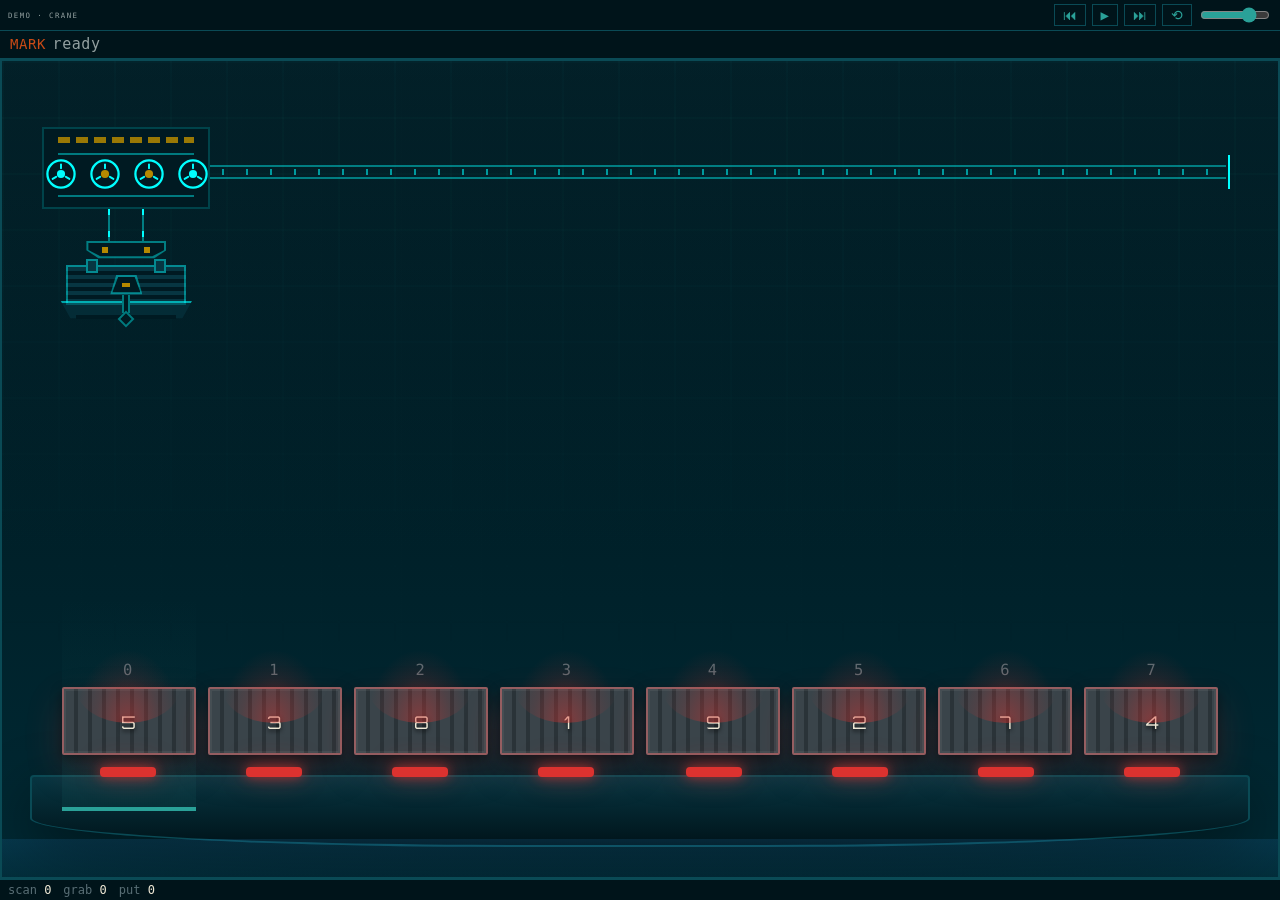
<file: demo/crane.html>
<!doctype html>
<html lang="en">
  <head>
    <meta charset="utf-8" />
    <title>DEMO: the crane</title>
    <link rel="stylesheet" href="crane.css" />
    <link rel="stylesheet" href="crane-rig.css" />
    <link rel="stylesheet" href="crane-winch.css" />
    <link rel="stylesheet" href="crane-magnet.css" />
    <link rel="stylesheet" href="crane-wheels.css" />
  </head>
  <body>
    <div class="bar">
      <span class="ttl">DEMO · CRANE</span>
      <button id="b-back" title="One frame back">⏮</button>
      <button id="b-play" title="Play / pause">▶</button>
      <button id="b-step" title="One frame forward">⏭</button>
      <button id="b-restart" title="From the start">⟲</button>
      <input id="speed" type="range" min="40" max="800" step="20" value="620" title="Speed" />
    </div>
    <div id="opbar" class="op-badge"><span class="op-kind"></span><span class="op-detail"></span></div>
    <div id="stage"></div>
    <div id="stat">
      <span>scan <b id="n-scan">0</b></span>
      <span>grab <b id="n-grab">0</b></span>
      <span>put <b id="n-put">0</b></span>
      <span id="n-frame"></span>
      <span id="msg"></span>
    </div>
    <script src="crane-timeline.js"></script>
    <script src="crane-scene.js"></script>
    <script src="crane-draw.js"></script>
    <script src="crane-ui.js"></script>
  </body>
</html>
</file>
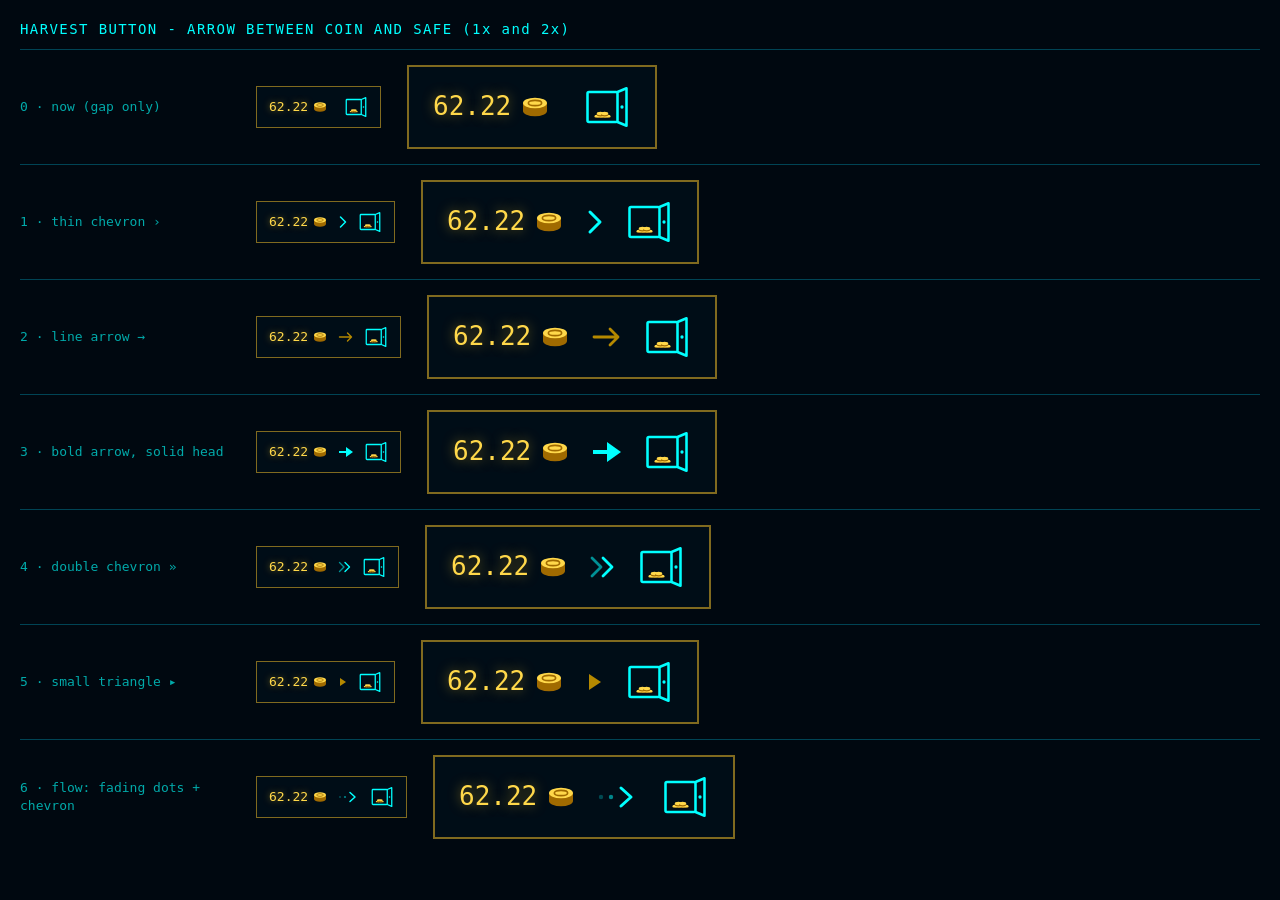
<file: assets/harvest-icons/preview-arrow.html>
<!doctype html><meta charset="utf-8"><title>Harvest button - arrow variants</title><style>
body{background:#000810;color:#93a1a1;font:13px/1.4 "JetBrains Mono",monospace;margin:20px}
h1{font-size:14px;color:#00ffff;font-weight:400;letter-spacing:.1em}
.row{display:flex;align-items:center;gap:26px;padding:36px 0;border-top:1px solid #004455}
.nm{width:210px;color:#00aaaa}
.btn{display:inline-flex;align-items:center;gap:4px;border:1px solid rgba(255,200,40,.5);padding:8px 12px;color:#ffd84a;background:rgba(0,14,24,.9);font-size:13px;text-shadow:0 0 6px rgba(255,200,40,.5)}
.btn svg{display:block}.arr{display:flex;margin:0 6px}
.big{transform:scale(2);transform-origin:left center;margin-right:80px}
</style><h1>HARVEST BUTTON - ARROW BETWEEN COIN AND SAFE (1x and 2x)</h1><div class="row"><div class="nm">0 · now (gap only)</div><span class="btn">62.22 <svg width="16" height="16" viewBox="0 0 24 24"><ellipse cx="12" cy="15" rx="9" ry="4" fill="#a06a00"/><rect x="3" y="9" width="18" height="6" fill="#a06a00"/><ellipse cx="12" cy="9" rx="9" ry="4" fill="#ffd84a"/><ellipse cx="12" cy="9" rx="5" ry="2" fill="none" stroke="#a06a00" stroke-width="1.2"/></svg><span style="width:8px"></span><svg width="24" height="24" xmlns="http://www.w3.org/2000/svg" viewBox="0 0 32 32"><defs><clipPath id="a-clip"><rect x="6" y="9" width="14" height="14"/></clipPath></defs><rect x="3" y="6" width="20" height="20" rx="1" fill="none" stroke="#00ffff" stroke-width="1.7"/><g clip-path="url(#a-clip)"><ellipse cx="10.1" cy="23.1" rx="2.4" ry="1.15" fill="#a06a00"/><ellipse cx="10.1" cy="22.2" rx="2.4" ry="1.15" fill="#ffd84a"/><ellipse cx="13" cy="23.1" rx="2.4" ry="1.15" fill="#a06a00"/><ellipse cx="13" cy="22.2" rx="2.4" ry="1.15" fill="#ffd84a"/><ellipse cx="15.9" cy="23.1" rx="2.4" ry="1.15" fill="#a06a00"/><ellipse cx="15.9" cy="22.2" rx="2.4" ry="1.15" fill="#ffd84a"/><ellipse cx="11.55" cy="21.2" rx="2.4" ry="1.15" fill="#a06a00"/><ellipse cx="11.55" cy="20.3" rx="2.4" ry="1.15" fill="#ffd84a"/><ellipse cx="14.45" cy="21.2" rx="2.4" ry="1.15" fill="#a06a00"/><ellipse cx="14.45" cy="20.3" rx="2.4" ry="1.15" fill="#ffd84a"/></g><path d="M23 6L29 3.5V28.5L23 26" fill="none" stroke="#00ffff" stroke-width="1.7" stroke-linejoin="round" stroke-linecap="round"/><circle cx="26" cy="16" r="1.1" fill="#00ffff"/></svg></span><span class="btn big">62.22 <svg width="16" height="16" viewBox="0 0 24 24"><ellipse cx="12" cy="15" rx="9" ry="4" fill="#a06a00"/><rect x="3" y="9" width="18" height="6" fill="#a06a00"/><ellipse cx="12" cy="9" rx="9" ry="4" fill="#ffd84a"/><ellipse cx="12" cy="9" rx="5" ry="2" fill="none" stroke="#a06a00" stroke-width="1.2"/></svg><span style="width:8px"></span><svg width="24" height="24" xmlns="http://www.w3.org/2000/svg" viewBox="0 0 32 32"><defs><clipPath id="a-clip"><rect x="6" y="9" width="14" height="14"/></clipPath></defs><rect x="3" y="6" width="20" height="20" rx="1" fill="none" stroke="#00ffff" stroke-width="1.7"/><g clip-path="url(#a-clip)"><ellipse cx="10.1" cy="23.1" rx="2.4" ry="1.15" fill="#a06a00"/><ellipse cx="10.1" cy="22.2" rx="2.4" ry="1.15" fill="#ffd84a"/><ellipse cx="13" cy="23.1" rx="2.4" ry="1.15" fill="#a06a00"/><ellipse cx="13" cy="22.2" rx="2.4" ry="1.15" fill="#ffd84a"/><ellipse cx="15.9" cy="23.1" rx="2.4" ry="1.15" fill="#a06a00"/><ellipse cx="15.9" cy="22.2" rx="2.4" ry="1.15" fill="#ffd84a"/><ellipse cx="11.55" cy="21.2" rx="2.4" ry="1.15" fill="#a06a00"/><ellipse cx="11.55" cy="20.3" rx="2.4" ry="1.15" fill="#ffd84a"/><ellipse cx="14.45" cy="21.2" rx="2.4" ry="1.15" fill="#a06a00"/><ellipse cx="14.45" cy="20.3" rx="2.4" ry="1.15" fill="#ffd84a"/></g><path d="M23 6L29 3.5V28.5L23 26" fill="none" stroke="#00ffff" stroke-width="1.7" stroke-linejoin="round" stroke-linecap="round"/><circle cx="26" cy="16" r="1.1" fill="#00ffff"/></svg></span></div><div class="row"><div class="nm">1 · thin chevron  ›</div><span class="btn">62.22 <svg width="16" height="16" viewBox="0 0 24 24"><ellipse cx="12" cy="15" rx="9" ry="4" fill="#a06a00"/><rect x="3" y="9" width="18" height="6" fill="#a06a00"/><ellipse cx="12" cy="9" rx="9" ry="4" fill="#ffd84a"/><ellipse cx="12" cy="9" rx="5" ry="2" fill="none" stroke="#a06a00" stroke-width="1.2"/></svg><span class="arr"><svg width="10" height="16" viewBox="0 0 10 16"><polyline points="2.5,3 7.5,8 2.5,13" fill="none" stroke="#00ffff" stroke-width="1.5" stroke-linecap="round" stroke-linejoin="round"/></svg></span><svg width="24" height="24" xmlns="http://www.w3.org/2000/svg" viewBox="0 0 32 32"><defs><clipPath id="a-clip"><rect x="6" y="9" width="14" height="14"/></clipPath></defs><rect x="3" y="6" width="20" height="20" rx="1" fill="none" stroke="#00ffff" stroke-width="1.7"/><g clip-path="url(#a-clip)"><ellipse cx="10.1" cy="23.1" rx="2.4" ry="1.15" fill="#a06a00"/><ellipse cx="10.1" cy="22.2" rx="2.4" ry="1.15" fill="#ffd84a"/><ellipse cx="13" cy="23.1" rx="2.4" ry="1.15" fill="#a06a00"/><ellipse cx="13" cy="22.2" rx="2.4" ry="1.15" fill="#ffd84a"/><ellipse cx="15.9" cy="23.1" rx="2.4" ry="1.15" fill="#a06a00"/><ellipse cx="15.9" cy="22.2" rx="2.4" ry="1.15" fill="#ffd84a"/><ellipse cx="11.55" cy="21.2" rx="2.4" ry="1.15" fill="#a06a00"/><ellipse cx="11.55" cy="20.3" rx="2.4" ry="1.15" fill="#ffd84a"/><ellipse cx="14.45" cy="21.2" rx="2.4" ry="1.15" fill="#a06a00"/><ellipse cx="14.45" cy="20.3" rx="2.4" ry="1.15" fill="#ffd84a"/></g><path d="M23 6L29 3.5V28.5L23 26" fill="none" stroke="#00ffff" stroke-width="1.7" stroke-linejoin="round" stroke-linecap="round"/><circle cx="26" cy="16" r="1.1" fill="#00ffff"/></svg></span><span class="btn big">62.22 <svg width="16" height="16" viewBox="0 0 24 24"><ellipse cx="12" cy="15" rx="9" ry="4" fill="#a06a00"/><rect x="3" y="9" width="18" height="6" fill="#a06a00"/><ellipse cx="12" cy="9" rx="9" ry="4" fill="#ffd84a"/><ellipse cx="12" cy="9" rx="5" ry="2" fill="none" stroke="#a06a00" stroke-width="1.2"/></svg><span class="arr"><svg width="10" height="16" viewBox="0 0 10 16"><polyline points="2.5,3 7.5,8 2.5,13" fill="none" stroke="#00ffff" stroke-width="1.5" stroke-linecap="round" stroke-linejoin="round"/></svg></span><svg width="24" height="24" xmlns="http://www.w3.org/2000/svg" viewBox="0 0 32 32"><defs><clipPath id="a-clip"><rect x="6" y="9" width="14" height="14"/></clipPath></defs><rect x="3" y="6" width="20" height="20" rx="1" fill="none" stroke="#00ffff" stroke-width="1.7"/><g clip-path="url(#a-clip)"><ellipse cx="10.1" cy="23.1" rx="2.4" ry="1.15" fill="#a06a00"/><ellipse cx="10.1" cy="22.2" rx="2.4" ry="1.15" fill="#ffd84a"/><ellipse cx="13" cy="23.1" rx="2.4" ry="1.15" fill="#a06a00"/><ellipse cx="13" cy="22.2" rx="2.4" ry="1.15" fill="#ffd84a"/><ellipse cx="15.9" cy="23.1" rx="2.4" ry="1.15" fill="#a06a00"/><ellipse cx="15.9" cy="22.2" rx="2.4" ry="1.15" fill="#ffd84a"/><ellipse cx="11.55" cy="21.2" rx="2.4" ry="1.15" fill="#a06a00"/><ellipse cx="11.55" cy="20.3" rx="2.4" ry="1.15" fill="#ffd84a"/><ellipse cx="14.45" cy="21.2" rx="2.4" ry="1.15" fill="#a06a00"/><ellipse cx="14.45" cy="20.3" rx="2.4" ry="1.15" fill="#ffd84a"/></g><path d="M23 6L29 3.5V28.5L23 26" fill="none" stroke="#00ffff" stroke-width="1.7" stroke-linejoin="round" stroke-linecap="round"/><circle cx="26" cy="16" r="1.1" fill="#00ffff"/></svg></span></div><div class="row"><div class="nm">2 · line arrow  →</div><span class="btn">62.22 <svg width="16" height="16" viewBox="0 0 24 24"><ellipse cx="12" cy="15" rx="9" ry="4" fill="#a06a00"/><rect x="3" y="9" width="18" height="6" fill="#a06a00"/><ellipse cx="12" cy="9" rx="9" ry="4" fill="#ffd84a"/><ellipse cx="12" cy="9" rx="5" ry="2" fill="none" stroke="#a06a00" stroke-width="1.2"/></svg><span class="arr"><svg width="16" height="16" viewBox="0 0 16 16"><path d="M1.5 8H13.5M9.5 4L13.5 8L9.5 12" fill="none" stroke="#b58900" stroke-width="1.4" stroke-linecap="round" stroke-linejoin="round"/></svg></span><svg width="24" height="24" xmlns="http://www.w3.org/2000/svg" viewBox="0 0 32 32"><defs><clipPath id="a-clip"><rect x="6" y="9" width="14" height="14"/></clipPath></defs><rect x="3" y="6" width="20" height="20" rx="1" fill="none" stroke="#00ffff" stroke-width="1.7"/><g clip-path="url(#a-clip)"><ellipse cx="10.1" cy="23.1" rx="2.4" ry="1.15" fill="#a06a00"/><ellipse cx="10.1" cy="22.2" rx="2.4" ry="1.15" fill="#ffd84a"/><ellipse cx="13" cy="23.1" rx="2.4" ry="1.15" fill="#a06a00"/><ellipse cx="13" cy="22.2" rx="2.4" ry="1.15" fill="#ffd84a"/><ellipse cx="15.9" cy="23.1" rx="2.4" ry="1.15" fill="#a06a00"/><ellipse cx="15.9" cy="22.2" rx="2.4" ry="1.15" fill="#ffd84a"/><ellipse cx="11.55" cy="21.2" rx="2.4" ry="1.15" fill="#a06a00"/><ellipse cx="11.55" cy="20.3" rx="2.4" ry="1.15" fill="#ffd84a"/><ellipse cx="14.45" cy="21.2" rx="2.4" ry="1.15" fill="#a06a00"/><ellipse cx="14.45" cy="20.3" rx="2.4" ry="1.15" fill="#ffd84a"/></g><path d="M23 6L29 3.5V28.5L23 26" fill="none" stroke="#00ffff" stroke-width="1.7" stroke-linejoin="round" stroke-linecap="round"/><circle cx="26" cy="16" r="1.1" fill="#00ffff"/></svg></span><span class="btn big">62.22 <svg width="16" height="16" viewBox="0 0 24 24"><ellipse cx="12" cy="15" rx="9" ry="4" fill="#a06a00"/><rect x="3" y="9" width="18" height="6" fill="#a06a00"/><ellipse cx="12" cy="9" rx="9" ry="4" fill="#ffd84a"/><ellipse cx="12" cy="9" rx="5" ry="2" fill="none" stroke="#a06a00" stroke-width="1.2"/></svg><span class="arr"><svg width="16" height="16" viewBox="0 0 16 16"><path d="M1.5 8H13.5M9.5 4L13.5 8L9.5 12" fill="none" stroke="#b58900" stroke-width="1.4" stroke-linecap="round" stroke-linejoin="round"/></svg></span><svg width="24" height="24" xmlns="http://www.w3.org/2000/svg" viewBox="0 0 32 32"><defs><clipPath id="a-clip"><rect x="6" y="9" width="14" height="14"/></clipPath></defs><rect x="3" y="6" width="20" height="20" rx="1" fill="none" stroke="#00ffff" stroke-width="1.7"/><g clip-path="url(#a-clip)"><ellipse cx="10.1" cy="23.1" rx="2.4" ry="1.15" fill="#a06a00"/><ellipse cx="10.1" cy="22.2" rx="2.4" ry="1.15" fill="#ffd84a"/><ellipse cx="13" cy="23.1" rx="2.4" ry="1.15" fill="#a06a00"/><ellipse cx="13" cy="22.2" rx="2.4" ry="1.15" fill="#ffd84a"/><ellipse cx="15.9" cy="23.1" rx="2.4" ry="1.15" fill="#a06a00"/><ellipse cx="15.9" cy="22.2" rx="2.4" ry="1.15" fill="#ffd84a"/><ellipse cx="11.55" cy="21.2" rx="2.4" ry="1.15" fill="#a06a00"/><ellipse cx="11.55" cy="20.3" rx="2.4" ry="1.15" fill="#ffd84a"/><ellipse cx="14.45" cy="21.2" rx="2.4" ry="1.15" fill="#a06a00"/><ellipse cx="14.45" cy="20.3" rx="2.4" ry="1.15" fill="#ffd84a"/></g><path d="M23 6L29 3.5V28.5L23 26" fill="none" stroke="#00ffff" stroke-width="1.7" stroke-linejoin="round" stroke-linecap="round"/><circle cx="26" cy="16" r="1.1" fill="#00ffff"/></svg></span></div><div class="row"><div class="nm">3 · bold arrow, solid head</div><span class="btn">62.22 <svg width="16" height="16" viewBox="0 0 24 24"><ellipse cx="12" cy="15" rx="9" ry="4" fill="#a06a00"/><rect x="3" y="9" width="18" height="6" fill="#a06a00"/><ellipse cx="12" cy="9" rx="9" ry="4" fill="#ffd84a"/><ellipse cx="12" cy="9" rx="5" ry="2" fill="none" stroke="#a06a00" stroke-width="1.2"/></svg><span class="arr"><svg width="16" height="16" viewBox="0 0 16 16"><rect x="1" y="7" width="8" height="2" fill="#00ffff"/><polygon points="8,3 15,8 8,13" fill="#00ffff"/></svg></span><svg width="24" height="24" xmlns="http://www.w3.org/2000/svg" viewBox="0 0 32 32"><defs><clipPath id="a-clip"><rect x="6" y="9" width="14" height="14"/></clipPath></defs><rect x="3" y="6" width="20" height="20" rx="1" fill="none" stroke="#00ffff" stroke-width="1.7"/><g clip-path="url(#a-clip)"><ellipse cx="10.1" cy="23.1" rx="2.4" ry="1.15" fill="#a06a00"/><ellipse cx="10.1" cy="22.2" rx="2.4" ry="1.15" fill="#ffd84a"/><ellipse cx="13" cy="23.1" rx="2.4" ry="1.15" fill="#a06a00"/><ellipse cx="13" cy="22.2" rx="2.4" ry="1.15" fill="#ffd84a"/><ellipse cx="15.9" cy="23.1" rx="2.4" ry="1.15" fill="#a06a00"/><ellipse cx="15.9" cy="22.2" rx="2.4" ry="1.15" fill="#ffd84a"/><ellipse cx="11.55" cy="21.2" rx="2.4" ry="1.15" fill="#a06a00"/><ellipse cx="11.55" cy="20.3" rx="2.4" ry="1.15" fill="#ffd84a"/><ellipse cx="14.45" cy="21.2" rx="2.4" ry="1.15" fill="#a06a00"/><ellipse cx="14.45" cy="20.3" rx="2.4" ry="1.15" fill="#ffd84a"/></g><path d="M23 6L29 3.5V28.5L23 26" fill="none" stroke="#00ffff" stroke-width="1.7" stroke-linejoin="round" stroke-linecap="round"/><circle cx="26" cy="16" r="1.1" fill="#00ffff"/></svg></span><span class="btn big">62.22 <svg width="16" height="16" viewBox="0 0 24 24"><ellipse cx="12" cy="15" rx="9" ry="4" fill="#a06a00"/><rect x="3" y="9" width="18" height="6" fill="#a06a00"/><ellipse cx="12" cy="9" rx="9" ry="4" fill="#ffd84a"/><ellipse cx="12" cy="9" rx="5" ry="2" fill="none" stroke="#a06a00" stroke-width="1.2"/></svg><span class="arr"><svg width="16" height="16" viewBox="0 0 16 16"><rect x="1" y="7" width="8" height="2" fill="#00ffff"/><polygon points="8,3 15,8 8,13" fill="#00ffff"/></svg></span><svg width="24" height="24" xmlns="http://www.w3.org/2000/svg" viewBox="0 0 32 32"><defs><clipPath id="a-clip"><rect x="6" y="9" width="14" height="14"/></clipPath></defs><rect x="3" y="6" width="20" height="20" rx="1" fill="none" stroke="#00ffff" stroke-width="1.7"/><g clip-path="url(#a-clip)"><ellipse cx="10.1" cy="23.1" rx="2.4" ry="1.15" fill="#a06a00"/><ellipse cx="10.1" cy="22.2" rx="2.4" ry="1.15" fill="#ffd84a"/><ellipse cx="13" cy="23.1" rx="2.4" ry="1.15" fill="#a06a00"/><ellipse cx="13" cy="22.2" rx="2.4" ry="1.15" fill="#ffd84a"/><ellipse cx="15.9" cy="23.1" rx="2.4" ry="1.15" fill="#a06a00"/><ellipse cx="15.9" cy="22.2" rx="2.4" ry="1.15" fill="#ffd84a"/><ellipse cx="11.55" cy="21.2" rx="2.4" ry="1.15" fill="#a06a00"/><ellipse cx="11.55" cy="20.3" rx="2.4" ry="1.15" fill="#ffd84a"/><ellipse cx="14.45" cy="21.2" rx="2.4" ry="1.15" fill="#a06a00"/><ellipse cx="14.45" cy="20.3" rx="2.4" ry="1.15" fill="#ffd84a"/></g><path d="M23 6L29 3.5V28.5L23 26" fill="none" stroke="#00ffff" stroke-width="1.7" stroke-linejoin="round" stroke-linecap="round"/><circle cx="26" cy="16" r="1.1" fill="#00ffff"/></svg></span></div><div class="row"><div class="nm">4 · double chevron  »</div><span class="btn">62.22 <svg width="16" height="16" viewBox="0 0 24 24"><ellipse cx="12" cy="15" rx="9" ry="4" fill="#a06a00"/><rect x="3" y="9" width="18" height="6" fill="#a06a00"/><ellipse cx="12" cy="9" rx="9" ry="4" fill="#ffd84a"/><ellipse cx="12" cy="9" rx="5" ry="2" fill="none" stroke="#a06a00" stroke-width="1.2"/></svg><span class="arr"><svg width="14" height="16" viewBox="0 0 14 16"><polyline points="1.5,3.5 6,8 1.5,12.5" fill="none" stroke="#00ffff" stroke-width="1.4" stroke-linecap="round" stroke-linejoin="round" opacity=".55"/><polyline points="7,3.5 11.5,8 7,12.5" fill="none" stroke="#00ffff" stroke-width="1.4" stroke-linecap="round" stroke-linejoin="round"/></svg></span><svg width="24" height="24" xmlns="http://www.w3.org/2000/svg" viewBox="0 0 32 32"><defs><clipPath id="a-clip"><rect x="6" y="9" width="14" height="14"/></clipPath></defs><rect x="3" y="6" width="20" height="20" rx="1" fill="none" stroke="#00ffff" stroke-width="1.7"/><g clip-path="url(#a-clip)"><ellipse cx="10.1" cy="23.1" rx="2.4" ry="1.15" fill="#a06a00"/><ellipse cx="10.1" cy="22.2" rx="2.4" ry="1.15" fill="#ffd84a"/><ellipse cx="13" cy="23.1" rx="2.4" ry="1.15" fill="#a06a00"/><ellipse cx="13" cy="22.2" rx="2.4" ry="1.15" fill="#ffd84a"/><ellipse cx="15.9" cy="23.1" rx="2.4" ry="1.15" fill="#a06a00"/><ellipse cx="15.9" cy="22.2" rx="2.4" ry="1.15" fill="#ffd84a"/><ellipse cx="11.55" cy="21.2" rx="2.4" ry="1.15" fill="#a06a00"/><ellipse cx="11.55" cy="20.3" rx="2.4" ry="1.15" fill="#ffd84a"/><ellipse cx="14.45" cy="21.2" rx="2.4" ry="1.15" fill="#a06a00"/><ellipse cx="14.45" cy="20.3" rx="2.4" ry="1.15" fill="#ffd84a"/></g><path d="M23 6L29 3.5V28.5L23 26" fill="none" stroke="#00ffff" stroke-width="1.7" stroke-linejoin="round" stroke-linecap="round"/><circle cx="26" cy="16" r="1.1" fill="#00ffff"/></svg></span><span class="btn big">62.22 <svg width="16" height="16" viewBox="0 0 24 24"><ellipse cx="12" cy="15" rx="9" ry="4" fill="#a06a00"/><rect x="3" y="9" width="18" height="6" fill="#a06a00"/><ellipse cx="12" cy="9" rx="9" ry="4" fill="#ffd84a"/><ellipse cx="12" cy="9" rx="5" ry="2" fill="none" stroke="#a06a00" stroke-width="1.2"/></svg><span class="arr"><svg width="14" height="16" viewBox="0 0 14 16"><polyline points="1.5,3.5 6,8 1.5,12.5" fill="none" stroke="#00ffff" stroke-width="1.4" stroke-linecap="round" stroke-linejoin="round" opacity=".55"/><polyline points="7,3.5 11.5,8 7,12.5" fill="none" stroke="#00ffff" stroke-width="1.4" stroke-linecap="round" stroke-linejoin="round"/></svg></span><svg width="24" height="24" xmlns="http://www.w3.org/2000/svg" viewBox="0 0 32 32"><defs><clipPath id="a-clip"><rect x="6" y="9" width="14" height="14"/></clipPath></defs><rect x="3" y="6" width="20" height="20" rx="1" fill="none" stroke="#00ffff" stroke-width="1.7"/><g clip-path="url(#a-clip)"><ellipse cx="10.1" cy="23.1" rx="2.4" ry="1.15" fill="#a06a00"/><ellipse cx="10.1" cy="22.2" rx="2.4" ry="1.15" fill="#ffd84a"/><ellipse cx="13" cy="23.1" rx="2.4" ry="1.15" fill="#a06a00"/><ellipse cx="13" cy="22.2" rx="2.4" ry="1.15" fill="#ffd84a"/><ellipse cx="15.9" cy="23.1" rx="2.4" ry="1.15" fill="#a06a00"/><ellipse cx="15.9" cy="22.2" rx="2.4" ry="1.15" fill="#ffd84a"/><ellipse cx="11.55" cy="21.2" rx="2.4" ry="1.15" fill="#a06a00"/><ellipse cx="11.55" cy="20.3" rx="2.4" ry="1.15" fill="#ffd84a"/><ellipse cx="14.45" cy="21.2" rx="2.4" ry="1.15" fill="#a06a00"/><ellipse cx="14.45" cy="20.3" rx="2.4" ry="1.15" fill="#ffd84a"/></g><path d="M23 6L29 3.5V28.5L23 26" fill="none" stroke="#00ffff" stroke-width="1.7" stroke-linejoin="round" stroke-linecap="round"/><circle cx="26" cy="16" r="1.1" fill="#00ffff"/></svg></span></div><div class="row"><div class="nm">5 · small triangle  ▸</div><span class="btn">62.22 <svg width="16" height="16" viewBox="0 0 24 24"><ellipse cx="12" cy="15" rx="9" ry="4" fill="#a06a00"/><rect x="3" y="9" width="18" height="6" fill="#a06a00"/><ellipse cx="12" cy="9" rx="9" ry="4" fill="#ffd84a"/><ellipse cx="12" cy="9" rx="5" ry="2" fill="none" stroke="#a06a00" stroke-width="1.2"/></svg><span class="arr"><svg width="10" height="16" viewBox="0 0 10 16"><polygon points="2,4 8,8 2,12" fill="#b58900"/></svg></span><svg width="24" height="24" xmlns="http://www.w3.org/2000/svg" viewBox="0 0 32 32"><defs><clipPath id="a-clip"><rect x="6" y="9" width="14" height="14"/></clipPath></defs><rect x="3" y="6" width="20" height="20" rx="1" fill="none" stroke="#00ffff" stroke-width="1.7"/><g clip-path="url(#a-clip)"><ellipse cx="10.1" cy="23.1" rx="2.4" ry="1.15" fill="#a06a00"/><ellipse cx="10.1" cy="22.2" rx="2.4" ry="1.15" fill="#ffd84a"/><ellipse cx="13" cy="23.1" rx="2.4" ry="1.15" fill="#a06a00"/><ellipse cx="13" cy="22.2" rx="2.4" ry="1.15" fill="#ffd84a"/><ellipse cx="15.9" cy="23.1" rx="2.4" ry="1.15" fill="#a06a00"/><ellipse cx="15.9" cy="22.2" rx="2.4" ry="1.15" fill="#ffd84a"/><ellipse cx="11.55" cy="21.2" rx="2.4" ry="1.15" fill="#a06a00"/><ellipse cx="11.55" cy="20.3" rx="2.4" ry="1.15" fill="#ffd84a"/><ellipse cx="14.45" cy="21.2" rx="2.4" ry="1.15" fill="#a06a00"/><ellipse cx="14.45" cy="20.3" rx="2.4" ry="1.15" fill="#ffd84a"/></g><path d="M23 6L29 3.5V28.5L23 26" fill="none" stroke="#00ffff" stroke-width="1.7" stroke-linejoin="round" stroke-linecap="round"/><circle cx="26" cy="16" r="1.1" fill="#00ffff"/></svg></span><span class="btn big">62.22 <svg width="16" height="16" viewBox="0 0 24 24"><ellipse cx="12" cy="15" rx="9" ry="4" fill="#a06a00"/><rect x="3" y="9" width="18" height="6" fill="#a06a00"/><ellipse cx="12" cy="9" rx="9" ry="4" fill="#ffd84a"/><ellipse cx="12" cy="9" rx="5" ry="2" fill="none" stroke="#a06a00" stroke-width="1.2"/></svg><span class="arr"><svg width="10" height="16" viewBox="0 0 10 16"><polygon points="2,4 8,8 2,12" fill="#b58900"/></svg></span><svg width="24" height="24" xmlns="http://www.w3.org/2000/svg" viewBox="0 0 32 32"><defs><clipPath id="a-clip"><rect x="6" y="9" width="14" height="14"/></clipPath></defs><rect x="3" y="6" width="20" height="20" rx="1" fill="none" stroke="#00ffff" stroke-width="1.7"/><g clip-path="url(#a-clip)"><ellipse cx="10.1" cy="23.1" rx="2.4" ry="1.15" fill="#a06a00"/><ellipse cx="10.1" cy="22.2" rx="2.4" ry="1.15" fill="#ffd84a"/><ellipse cx="13" cy="23.1" rx="2.4" ry="1.15" fill="#a06a00"/><ellipse cx="13" cy="22.2" rx="2.4" ry="1.15" fill="#ffd84a"/><ellipse cx="15.9" cy="23.1" rx="2.4" ry="1.15" fill="#a06a00"/><ellipse cx="15.9" cy="22.2" rx="2.4" ry="1.15" fill="#ffd84a"/><ellipse cx="11.55" cy="21.2" rx="2.4" ry="1.15" fill="#a06a00"/><ellipse cx="11.55" cy="20.3" rx="2.4" ry="1.15" fill="#ffd84a"/><ellipse cx="14.45" cy="21.2" rx="2.4" ry="1.15" fill="#a06a00"/><ellipse cx="14.45" cy="20.3" rx="2.4" ry="1.15" fill="#ffd84a"/></g><path d="M23 6L29 3.5V28.5L23 26" fill="none" stroke="#00ffff" stroke-width="1.7" stroke-linejoin="round" stroke-linecap="round"/><circle cx="26" cy="16" r="1.1" fill="#00ffff"/></svg></span></div><div class="row"><div class="nm">6 · flow: fading dots + chevron</div><span class="btn">62.22 <svg width="16" height="16" viewBox="0 0 24 24"><ellipse cx="12" cy="15" rx="9" ry="4" fill="#a06a00"/><rect x="3" y="9" width="18" height="6" fill="#a06a00"/><ellipse cx="12" cy="9" rx="9" ry="4" fill="#ffd84a"/><ellipse cx="12" cy="9" rx="5" ry="2" fill="none" stroke="#a06a00" stroke-width="1.2"/></svg><span class="arr"><svg width="22" height="16" viewBox="0 0 22 16"><circle cx="2" cy="8" r="1.1" fill="#00ffff" opacity=".25"/><circle cx="7" cy="8" r="1.1" fill="#00ffff" opacity=".5"/><polyline points="12,3.5 17,8 12,12.5" fill="none" stroke="#00ffff" stroke-width="1.5" stroke-linecap="round" stroke-linejoin="round"/></svg></span><svg width="24" height="24" xmlns="http://www.w3.org/2000/svg" viewBox="0 0 32 32"><defs><clipPath id="a-clip"><rect x="6" y="9" width="14" height="14"/></clipPath></defs><rect x="3" y="6" width="20" height="20" rx="1" fill="none" stroke="#00ffff" stroke-width="1.7"/><g clip-path="url(#a-clip)"><ellipse cx="10.1" cy="23.1" rx="2.4" ry="1.15" fill="#a06a00"/><ellipse cx="10.1" cy="22.2" rx="2.4" ry="1.15" fill="#ffd84a"/><ellipse cx="13" cy="23.1" rx="2.4" ry="1.15" fill="#a06a00"/><ellipse cx="13" cy="22.2" rx="2.4" ry="1.15" fill="#ffd84a"/><ellipse cx="15.9" cy="23.1" rx="2.4" ry="1.15" fill="#a06a00"/><ellipse cx="15.9" cy="22.2" rx="2.4" ry="1.15" fill="#ffd84a"/><ellipse cx="11.55" cy="21.2" rx="2.4" ry="1.15" fill="#a06a00"/><ellipse cx="11.55" cy="20.3" rx="2.4" ry="1.15" fill="#ffd84a"/><ellipse cx="14.45" cy="21.2" rx="2.4" ry="1.15" fill="#a06a00"/><ellipse cx="14.45" cy="20.3" rx="2.4" ry="1.15" fill="#ffd84a"/></g><path d="M23 6L29 3.5V28.5L23 26" fill="none" stroke="#00ffff" stroke-width="1.7" stroke-linejoin="round" stroke-linecap="round"/><circle cx="26" cy="16" r="1.1" fill="#00ffff"/></svg></span><span class="btn big">62.22 <svg width="16" height="16" viewBox="0 0 24 24"><ellipse cx="12" cy="15" rx="9" ry="4" fill="#a06a00"/><rect x="3" y="9" width="18" height="6" fill="#a06a00"/><ellipse cx="12" cy="9" rx="9" ry="4" fill="#ffd84a"/><ellipse cx="12" cy="9" rx="5" ry="2" fill="none" stroke="#a06a00" stroke-width="1.2"/></svg><span class="arr"><svg width="22" height="16" viewBox="0 0 22 16"><circle cx="2" cy="8" r="1.1" fill="#00ffff" opacity=".25"/><circle cx="7" cy="8" r="1.1" fill="#00ffff" opacity=".5"/><polyline points="12,3.5 17,8 12,12.5" fill="none" stroke="#00ffff" stroke-width="1.5" stroke-linecap="round" stroke-linejoin="round"/></svg></span><svg width="24" height="24" xmlns="http://www.w3.org/2000/svg" viewBox="0 0 32 32"><defs><clipPath id="a-clip"><rect x="6" y="9" width="14" height="14"/></clipPath></defs><rect x="3" y="6" width="20" height="20" rx="1" fill="none" stroke="#00ffff" stroke-width="1.7"/><g clip-path="url(#a-clip)"><ellipse cx="10.1" cy="23.1" rx="2.4" ry="1.15" fill="#a06a00"/><ellipse cx="10.1" cy="22.2" rx="2.4" ry="1.15" fill="#ffd84a"/><ellipse cx="13" cy="23.1" rx="2.4" ry="1.15" fill="#a06a00"/><ellipse cx="13" cy="22.2" rx="2.4" ry="1.15" fill="#ffd84a"/><ellipse cx="15.9" cy="23.1" rx="2.4" ry="1.15" fill="#a06a00"/><ellipse cx="15.9" cy="22.2" rx="2.4" ry="1.15" fill="#ffd84a"/><ellipse cx="11.55" cy="21.2" rx="2.4" ry="1.15" fill="#a06a00"/><ellipse cx="11.55" cy="20.3" rx="2.4" ry="1.15" fill="#ffd84a"/><ellipse cx="14.45" cy="21.2" rx="2.4" ry="1.15" fill="#a06a00"/><ellipse cx="14.45" cy="20.3" rx="2.4" ry="1.15" fill="#ffd84a"/></g><path d="M23 6L29 3.5V28.5L23 26" fill="none" stroke="#00ffff" stroke-width="1.7" stroke-linejoin="round" stroke-linecap="round"/><circle cx="26" cy="16" r="1.1" fill="#00ffff"/></svg></span></div>
</file>
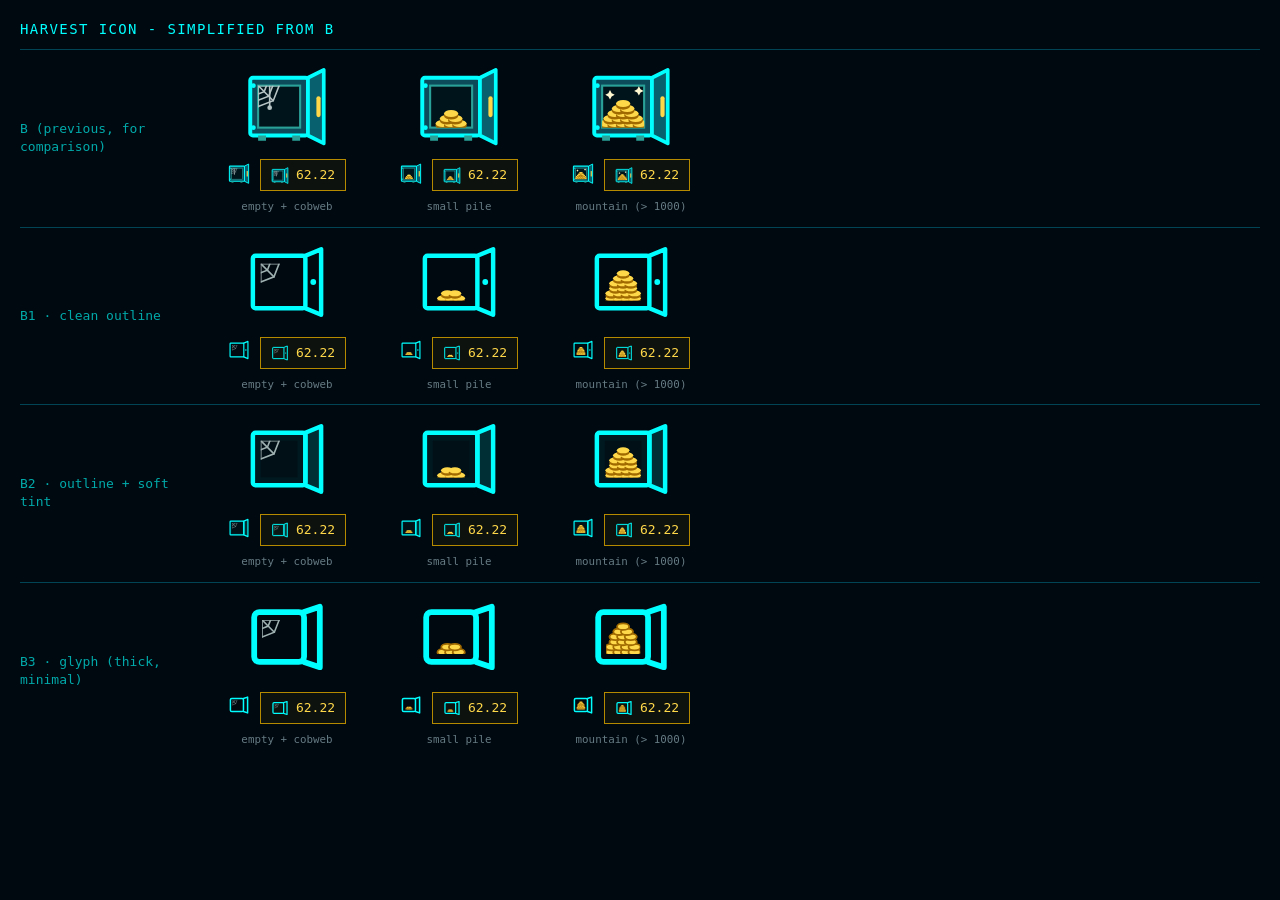
<file: assets/harvest-icons/preview-b.html>
<!doctype html><meta charset="utf-8"><title>Harvest icon - simplified B</title><style>
body{background:#000810;color:#93a1a1;font:13px/1.4 "JetBrains Mono",monospace;margin:20px}
h1{font-size:14px;color:#00ffff;font-weight:400;letter-spacing:.1em}
.row{display:flex;align-items:center;gap:22px;padding:12px 0;border-top:1px solid #004455}
.nm{width:170px;color:#00aaaa}
.cell{display:flex;flex-direction:column;align-items:center;gap:8px;width:150px}
.cell small{color:#657b83;text-align:center}
.mini{display:flex;gap:10px;align-items:center}
.btn{display:inline-flex;align-items:center;gap:7px;border:1px solid #b58900;padding:6px 10px;color:#ffd84a;background:rgba(181,137,0,.08)}
</style><h1>HARVEST ICON - SIMPLIFIED FROM B</h1><div class="row"><div class="nm">B (previous, for comparison)</div><div class="cell"><div><svg width="84" height="84" xmlns="http://www.w3.org/2000/svg" viewBox="0 0 32 32"><defs><clipPath id="cl-b-empty"><rect x="5" y="9" width="16" height="16"/></clipPath></defs><rect x="2" y="6" width="22" height="22" rx="1" fill="#0b4b5a" stroke="#00ffff" stroke-width="1.5"/><rect x="5" y="9" width="16" height="16" fill="#00141c" stroke="#2aa198" stroke-width=".8"/><g clip-path="url(#cl-b-empty)"><g stroke="#b7c4c4" stroke-width=".6" fill="none" stroke-linecap="round"><line x1="5" y1="9" x2="13" y2="9"/><line x1="5" y1="9" x2="10.76" y2="14.76"/><line x1="5" y1="9" x2="5" y2="17"/><polyline points="8.2,9 7.3,11.3 5,12.2"/><polyline points="10.6,9 9.03,13.03 5,14.6"/><polyline points="13,9 10.76,14.76 5,17"/><line x1="9.4" y1="9" x2="9.4" y2="16.6"/></g><circle cx="9.4" cy="17.4" r=".9" fill="#b7c4c4"/></g><polygon points="24,6 30,3 30,31 24,28" fill="#08606e" stroke="#00ffff" stroke-width="1.4" stroke-linejoin="round"/><rect x="27.2" y="13" width="1.6" height="8" rx=".8" fill="#ffd84a"/><rect x="5" y="28" width="3" height="2" fill="#2aa198"/><rect x="18" y="28" width="3" height="2" fill="#2aa198"/><circle cx="3.2" cy="9" r=".9" fill="#00ffff"/><circle cx="3.2" cy="25" r=".9" fill="#00ffff"/></svg></div><div class="mini"><span style="display:inline-block"><svg width="22" height="22" xmlns="http://www.w3.org/2000/svg" viewBox="0 0 32 32"><defs><clipPath id="cl-b-empty"><rect x="5" y="9" width="16" height="16"/></clipPath></defs><rect x="2" y="6" width="22" height="22" rx="1" fill="#0b4b5a" stroke="#00ffff" stroke-width="1.5"/><rect x="5" y="9" width="16" height="16" fill="#00141c" stroke="#2aa198" stroke-width=".8"/><g clip-path="url(#cl-b-empty)"><g stroke="#b7c4c4" stroke-width=".6" fill="none" stroke-linecap="round"><line x1="5" y1="9" x2="13" y2="9"/><line x1="5" y1="9" x2="10.76" y2="14.76"/><line x1="5" y1="9" x2="5" y2="17"/><polyline points="8.2,9 7.3,11.3 5,12.2"/><polyline points="10.6,9 9.03,13.03 5,14.6"/><polyline points="13,9 10.76,14.76 5,17"/><line x1="9.4" y1="9" x2="9.4" y2="16.6"/></g><circle cx="9.4" cy="17.4" r=".9" fill="#b7c4c4"/></g><polygon points="24,6 30,3 30,31 24,28" fill="#08606e" stroke="#00ffff" stroke-width="1.4" stroke-linejoin="round"/><rect x="27.2" y="13" width="1.6" height="8" rx=".8" fill="#ffd84a"/><rect x="5" y="28" width="3" height="2" fill="#2aa198"/><rect x="18" y="28" width="3" height="2" fill="#2aa198"/><circle cx="3.2" cy="9" r=".9" fill="#00ffff"/><circle cx="3.2" cy="25" r=".9" fill="#00ffff"/></svg></span><span class="btn"><svg width="18" height="18" xmlns="http://www.w3.org/2000/svg" viewBox="0 0 32 32"><defs><clipPath id="cl-b-empty"><rect x="5" y="9" width="16" height="16"/></clipPath></defs><rect x="2" y="6" width="22" height="22" rx="1" fill="#0b4b5a" stroke="#00ffff" stroke-width="1.5"/><rect x="5" y="9" width="16" height="16" fill="#00141c" stroke="#2aa198" stroke-width=".8"/><g clip-path="url(#cl-b-empty)"><g stroke="#b7c4c4" stroke-width=".6" fill="none" stroke-linecap="round"><line x1="5" y1="9" x2="13" y2="9"/><line x1="5" y1="9" x2="10.76" y2="14.76"/><line x1="5" y1="9" x2="5" y2="17"/><polyline points="8.2,9 7.3,11.3 5,12.2"/><polyline points="10.6,9 9.03,13.03 5,14.6"/><polyline points="13,9 10.76,14.76 5,17"/><line x1="9.4" y1="9" x2="9.4" y2="16.6"/></g><circle cx="9.4" cy="17.4" r=".9" fill="#b7c4c4"/></g><polygon points="24,6 30,3 30,31 24,28" fill="#08606e" stroke="#00ffff" stroke-width="1.4" stroke-linejoin="round"/><rect x="27.2" y="13" width="1.6" height="8" rx=".8" fill="#ffd84a"/><rect x="5" y="28" width="3" height="2" fill="#2aa198"/><rect x="18" y="28" width="3" height="2" fill="#2aa198"/><circle cx="3.2" cy="9" r=".9" fill="#00ffff"/><circle cx="3.2" cy="25" r=".9" fill="#00ffff"/></svg> 62.22</span></div><small>empty + cobweb</small></div><div class="cell"><div><svg width="84" height="84" xmlns="http://www.w3.org/2000/svg" viewBox="0 0 32 32"><defs><clipPath id="cl-b-pile"><rect x="5" y="9" width="16" height="16"/></clipPath></defs><rect x="2" y="6" width="22" height="22" rx="1" fill="#0b4b5a" stroke="#00ffff" stroke-width="1.5"/><rect x="5" y="9" width="16" height="16" fill="#00141c" stroke="#2aa198" stroke-width=".8"/><g clip-path="url(#cl-b-pile)"><ellipse cx="9.8" cy="24.4" rx="2.7" ry="1.35" fill="#a06a00"/><rect x="7.1" y="23.4" width="5.4" height="1" fill="#a06a00"/><ellipse cx="9.8" cy="23.4" rx="2.7" ry="1.35" fill="#ffd84a"/><ellipse cx="13" cy="24.4" rx="2.7" ry="1.35" fill="#a06a00"/><rect x="10.3" y="23.4" width="5.4" height="1" fill="#a06a00"/><ellipse cx="13" cy="23.4" rx="2.7" ry="1.35" fill="#ffd84a"/><ellipse cx="16.2" cy="24.4" rx="2.7" ry="1.35" fill="#a06a00"/><rect x="13.5" y="23.4" width="5.4" height="1" fill="#a06a00"/><ellipse cx="16.2" cy="23.4" rx="2.7" ry="1.35" fill="#ffd84a"/><ellipse cx="11.4" cy="22.5" rx="2.7" ry="1.35" fill="#a06a00"/><rect x="8.7" y="21.5" width="5.4" height="1" fill="#a06a00"/><ellipse cx="11.4" cy="21.5" rx="2.7" ry="1.35" fill="#ffd84a"/><ellipse cx="14.6" cy="22.5" rx="2.7" ry="1.35" fill="#a06a00"/><rect x="11.9" y="21.5" width="5.4" height="1" fill="#a06a00"/><ellipse cx="14.6" cy="21.5" rx="2.7" ry="1.35" fill="#ffd84a"/><ellipse cx="13" cy="20.6" rx="2.7" ry="1.35" fill="#a06a00"/><rect x="10.3" y="19.6" width="5.4" height="1" fill="#a06a00"/><ellipse cx="13" cy="19.6" rx="2.7" ry="1.35" fill="#ffd84a"/></g><polygon points="24,6 30,3 30,31 24,28" fill="#08606e" stroke="#00ffff" stroke-width="1.4" stroke-linejoin="round"/><rect x="27.2" y="13" width="1.6" height="8" rx=".8" fill="#ffd84a"/><rect x="5" y="28" width="3" height="2" fill="#2aa198"/><rect x="18" y="28" width="3" height="2" fill="#2aa198"/><circle cx="3.2" cy="9" r=".9" fill="#00ffff"/><circle cx="3.2" cy="25" r=".9" fill="#00ffff"/></svg></div><div class="mini"><span style="display:inline-block"><svg width="22" height="22" xmlns="http://www.w3.org/2000/svg" viewBox="0 0 32 32"><defs><clipPath id="cl-b-pile"><rect x="5" y="9" width="16" height="16"/></clipPath></defs><rect x="2" y="6" width="22" height="22" rx="1" fill="#0b4b5a" stroke="#00ffff" stroke-width="1.5"/><rect x="5" y="9" width="16" height="16" fill="#00141c" stroke="#2aa198" stroke-width=".8"/><g clip-path="url(#cl-b-pile)"><ellipse cx="9.8" cy="24.4" rx="2.7" ry="1.35" fill="#a06a00"/><rect x="7.1" y="23.4" width="5.4" height="1" fill="#a06a00"/><ellipse cx="9.8" cy="23.4" rx="2.7" ry="1.35" fill="#ffd84a"/><ellipse cx="13" cy="24.4" rx="2.7" ry="1.35" fill="#a06a00"/><rect x="10.3" y="23.4" width="5.4" height="1" fill="#a06a00"/><ellipse cx="13" cy="23.4" rx="2.7" ry="1.35" fill="#ffd84a"/><ellipse cx="16.2" cy="24.4" rx="2.7" ry="1.35" fill="#a06a00"/><rect x="13.5" y="23.4" width="5.4" height="1" fill="#a06a00"/><ellipse cx="16.2" cy="23.4" rx="2.7" ry="1.35" fill="#ffd84a"/><ellipse cx="11.4" cy="22.5" rx="2.7" ry="1.35" fill="#a06a00"/><rect x="8.7" y="21.5" width="5.4" height="1" fill="#a06a00"/><ellipse cx="11.4" cy="21.5" rx="2.7" ry="1.35" fill="#ffd84a"/><ellipse cx="14.6" cy="22.5" rx="2.7" ry="1.35" fill="#a06a00"/><rect x="11.9" y="21.5" width="5.4" height="1" fill="#a06a00"/><ellipse cx="14.6" cy="21.5" rx="2.7" ry="1.35" fill="#ffd84a"/><ellipse cx="13" cy="20.6" rx="2.7" ry="1.35" fill="#a06a00"/><rect x="10.3" y="19.6" width="5.4" height="1" fill="#a06a00"/><ellipse cx="13" cy="19.6" rx="2.7" ry="1.35" fill="#ffd84a"/></g><polygon points="24,6 30,3 30,31 24,28" fill="#08606e" stroke="#00ffff" stroke-width="1.4" stroke-linejoin="round"/><rect x="27.2" y="13" width="1.6" height="8" rx=".8" fill="#ffd84a"/><rect x="5" y="28" width="3" height="2" fill="#2aa198"/><rect x="18" y="28" width="3" height="2" fill="#2aa198"/><circle cx="3.2" cy="9" r=".9" fill="#00ffff"/><circle cx="3.2" cy="25" r=".9" fill="#00ffff"/></svg></span><span class="btn"><svg width="18" height="18" xmlns="http://www.w3.org/2000/svg" viewBox="0 0 32 32"><defs><clipPath id="cl-b-pile"><rect x="5" y="9" width="16" height="16"/></clipPath></defs><rect x="2" y="6" width="22" height="22" rx="1" fill="#0b4b5a" stroke="#00ffff" stroke-width="1.5"/><rect x="5" y="9" width="16" height="16" fill="#00141c" stroke="#2aa198" stroke-width=".8"/><g clip-path="url(#cl-b-pile)"><ellipse cx="9.8" cy="24.4" rx="2.7" ry="1.35" fill="#a06a00"/><rect x="7.1" y="23.4" width="5.4" height="1" fill="#a06a00"/><ellipse cx="9.8" cy="23.4" rx="2.7" ry="1.35" fill="#ffd84a"/><ellipse cx="13" cy="24.4" rx="2.7" ry="1.35" fill="#a06a00"/><rect x="10.3" y="23.4" width="5.4" height="1" fill="#a06a00"/><ellipse cx="13" cy="23.4" rx="2.7" ry="1.35" fill="#ffd84a"/><ellipse cx="16.2" cy="24.4" rx="2.7" ry="1.35" fill="#a06a00"/><rect x="13.5" y="23.4" width="5.4" height="1" fill="#a06a00"/><ellipse cx="16.2" cy="23.4" rx="2.7" ry="1.35" fill="#ffd84a"/><ellipse cx="11.4" cy="22.5" rx="2.7" ry="1.35" fill="#a06a00"/><rect x="8.7" y="21.5" width="5.4" height="1" fill="#a06a00"/><ellipse cx="11.4" cy="21.5" rx="2.7" ry="1.35" fill="#ffd84a"/><ellipse cx="14.6" cy="22.5" rx="2.7" ry="1.35" fill="#a06a00"/><rect x="11.9" y="21.5" width="5.4" height="1" fill="#a06a00"/><ellipse cx="14.6" cy="21.5" rx="2.7" ry="1.35" fill="#ffd84a"/><ellipse cx="13" cy="20.6" rx="2.7" ry="1.35" fill="#a06a00"/><rect x="10.3" y="19.6" width="5.4" height="1" fill="#a06a00"/><ellipse cx="13" cy="19.6" rx="2.7" ry="1.35" fill="#ffd84a"/></g><polygon points="24,6 30,3 30,31 24,28" fill="#08606e" stroke="#00ffff" stroke-width="1.4" stroke-linejoin="round"/><rect x="27.2" y="13" width="1.6" height="8" rx=".8" fill="#ffd84a"/><rect x="5" y="28" width="3" height="2" fill="#2aa198"/><rect x="18" y="28" width="3" height="2" fill="#2aa198"/><circle cx="3.2" cy="9" r=".9" fill="#00ffff"/><circle cx="3.2" cy="25" r=".9" fill="#00ffff"/></svg> 62.22</span></div><small>small pile</small></div><div class="cell"><div><svg width="84" height="84" xmlns="http://www.w3.org/2000/svg" viewBox="0 0 32 32"><defs><clipPath id="cl-b-mountain"><rect x="5" y="9" width="16" height="16"/></clipPath></defs><rect x="2" y="6" width="22" height="22" rx="1" fill="#0b4b5a" stroke="#00ffff" stroke-width="1.5"/><rect x="5" y="9" width="16" height="16" fill="#00141c" stroke="#2aa198" stroke-width=".8"/><g clip-path="url(#cl-b-mountain)"><ellipse cx="6.6" cy="24.4" rx="2.7" ry="1.35" fill="#a06a00"/><rect x="3.9" y="23.4" width="5.4" height="1" fill="#a06a00"/><ellipse cx="6.6" cy="23.4" rx="2.7" ry="1.35" fill="#ffd84a"/><ellipse cx="9.8" cy="24.4" rx="2.7" ry="1.35" fill="#a06a00"/><rect x="7.1" y="23.4" width="5.4" height="1" fill="#a06a00"/><ellipse cx="9.8" cy="23.4" rx="2.7" ry="1.35" fill="#ffd84a"/><ellipse cx="13" cy="24.4" rx="2.7" ry="1.35" fill="#a06a00"/><rect x="10.3" y="23.4" width="5.4" height="1" fill="#a06a00"/><ellipse cx="13" cy="23.4" rx="2.7" ry="1.35" fill="#ffd84a"/><ellipse cx="16.2" cy="24.4" rx="2.7" ry="1.35" fill="#a06a00"/><rect x="13.5" y="23.4" width="5.4" height="1" fill="#a06a00"/><ellipse cx="16.2" cy="23.4" rx="2.7" ry="1.35" fill="#ffd84a"/><ellipse cx="19.4" cy="24.4" rx="2.7" ry="1.35" fill="#a06a00"/><rect x="16.7" y="23.4" width="5.4" height="1" fill="#a06a00"/><ellipse cx="19.4" cy="23.4" rx="2.7" ry="1.35" fill="#ffd84a"/><ellipse cx="8.2" cy="22.5" rx="2.7" ry="1.35" fill="#a06a00"/><rect x="5.5" y="21.5" width="5.4" height="1" fill="#a06a00"/><ellipse cx="8.2" cy="21.5" rx="2.7" ry="1.35" fill="#ffd84a"/><ellipse cx="11.4" cy="22.5" rx="2.7" ry="1.35" fill="#a06a00"/><rect x="8.7" y="21.5" width="5.4" height="1" fill="#a06a00"/><ellipse cx="11.4" cy="21.5" rx="2.7" ry="1.35" fill="#ffd84a"/><ellipse cx="14.6" cy="22.5" rx="2.7" ry="1.35" fill="#a06a00"/><rect x="11.9" y="21.5" width="5.4" height="1" fill="#a06a00"/><ellipse cx="14.6" cy="21.5" rx="2.7" ry="1.35" fill="#ffd84a"/><ellipse cx="17.8" cy="22.5" rx="2.7" ry="1.35" fill="#a06a00"/><rect x="15.1" y="21.5" width="5.4" height="1" fill="#a06a00"/><ellipse cx="17.8" cy="21.5" rx="2.7" ry="1.35" fill="#ffd84a"/><ellipse cx="9.8" cy="20.6" rx="2.7" ry="1.35" fill="#a06a00"/><rect x="7.1" y="19.6" width="5.4" height="1" fill="#a06a00"/><ellipse cx="9.8" cy="19.6" rx="2.7" ry="1.35" fill="#ffd84a"/><ellipse cx="13" cy="20.6" rx="2.7" ry="1.35" fill="#a06a00"/><rect x="10.3" y="19.6" width="5.4" height="1" fill="#a06a00"/><ellipse cx="13" cy="19.6" rx="2.7" ry="1.35" fill="#ffd84a"/><ellipse cx="16.2" cy="20.6" rx="2.7" ry="1.35" fill="#a06a00"/><rect x="13.5" y="19.6" width="5.4" height="1" fill="#a06a00"/><ellipse cx="16.2" cy="19.6" rx="2.7" ry="1.35" fill="#ffd84a"/><ellipse cx="11.4" cy="18.7" rx="2.7" ry="1.35" fill="#a06a00"/><rect x="8.7" y="17.7" width="5.4" height="1" fill="#a06a00"/><ellipse cx="11.4" cy="17.7" rx="2.7" ry="1.35" fill="#ffd84a"/><ellipse cx="14.6" cy="18.7" rx="2.7" ry="1.35" fill="#a06a00"/><rect x="11.9" y="17.7" width="5.4" height="1" fill="#a06a00"/><ellipse cx="14.6" cy="17.7" rx="2.7" ry="1.35" fill="#ffd84a"/><ellipse cx="13" cy="16.8" rx="2.7" ry="1.35" fill="#a06a00"/><rect x="10.3" y="15.8" width="5.4" height="1" fill="#a06a00"/><ellipse cx="13" cy="15.8" rx="2.7" ry="1.35" fill="#ffd84a"/><path d="M19 9.2L19.63 10.37L20.8 11L19.63 11.63L19 12.8L18.37 11.63L17.2 11L18.37 10.37Z" fill="#fff8d0"/><path d="M8 10.7L8.63 11.87L9.8 12.5L8.63 13.13L8 14.3L7.37 13.13L6.2 12.5L7.37 11.87Z" fill="#fff8d0"/></g><polygon points="24,6 30,3 30,31 24,28" fill="#08606e" stroke="#00ffff" stroke-width="1.4" stroke-linejoin="round"/><rect x="27.2" y="13" width="1.6" height="8" rx=".8" fill="#ffd84a"/><rect x="5" y="28" width="3" height="2" fill="#2aa198"/><rect x="18" y="28" width="3" height="2" fill="#2aa198"/><circle cx="3.2" cy="9" r=".9" fill="#00ffff"/><circle cx="3.2" cy="25" r=".9" fill="#00ffff"/></svg></div><div class="mini"><span style="display:inline-block"><svg width="22" height="22" xmlns="http://www.w3.org/2000/svg" viewBox="0 0 32 32"><defs><clipPath id="cl-b-mountain"><rect x="5" y="9" width="16" height="16"/></clipPath></defs><rect x="2" y="6" width="22" height="22" rx="1" fill="#0b4b5a" stroke="#00ffff" stroke-width="1.5"/><rect x="5" y="9" width="16" height="16" fill="#00141c" stroke="#2aa198" stroke-width=".8"/><g clip-path="url(#cl-b-mountain)"><ellipse cx="6.6" cy="24.4" rx="2.7" ry="1.35" fill="#a06a00"/><rect x="3.9" y="23.4" width="5.4" height="1" fill="#a06a00"/><ellipse cx="6.6" cy="23.4" rx="2.7" ry="1.35" fill="#ffd84a"/><ellipse cx="9.8" cy="24.4" rx="2.7" ry="1.35" fill="#a06a00"/><rect x="7.1" y="23.4" width="5.4" height="1" fill="#a06a00"/><ellipse cx="9.8" cy="23.4" rx="2.7" ry="1.35" fill="#ffd84a"/><ellipse cx="13" cy="24.4" rx="2.7" ry="1.35" fill="#a06a00"/><rect x="10.3" y="23.4" width="5.4" height="1" fill="#a06a00"/><ellipse cx="13" cy="23.4" rx="2.7" ry="1.35" fill="#ffd84a"/><ellipse cx="16.2" cy="24.4" rx="2.7" ry="1.35" fill="#a06a00"/><rect x="13.5" y="23.4" width="5.4" height="1" fill="#a06a00"/><ellipse cx="16.2" cy="23.4" rx="2.7" ry="1.35" fill="#ffd84a"/><ellipse cx="19.4" cy="24.4" rx="2.7" ry="1.35" fill="#a06a00"/><rect x="16.7" y="23.4" width="5.4" height="1" fill="#a06a00"/><ellipse cx="19.4" cy="23.4" rx="2.7" ry="1.35" fill="#ffd84a"/><ellipse cx="8.2" cy="22.5" rx="2.7" ry="1.35" fill="#a06a00"/><rect x="5.5" y="21.5" width="5.4" height="1" fill="#a06a00"/><ellipse cx="8.2" cy="21.5" rx="2.7" ry="1.35" fill="#ffd84a"/><ellipse cx="11.4" cy="22.5" rx="2.7" ry="1.35" fill="#a06a00"/><rect x="8.7" y="21.5" width="5.4" height="1" fill="#a06a00"/><ellipse cx="11.4" cy="21.5" rx="2.7" ry="1.35" fill="#ffd84a"/><ellipse cx="14.6" cy="22.5" rx="2.7" ry="1.35" fill="#a06a00"/><rect x="11.9" y="21.5" width="5.4" height="1" fill="#a06a00"/><ellipse cx="14.6" cy="21.5" rx="2.7" ry="1.35" fill="#ffd84a"/><ellipse cx="17.8" cy="22.5" rx="2.7" ry="1.35" fill="#a06a00"/><rect x="15.1" y="21.5" width="5.4" height="1" fill="#a06a00"/><ellipse cx="17.8" cy="21.5" rx="2.7" ry="1.35" fill="#ffd84a"/><ellipse cx="9.8" cy="20.6" rx="2.7" ry="1.35" fill="#a06a00"/><rect x="7.1" y="19.6" width="5.4" height="1" fill="#a06a00"/><ellipse cx="9.8" cy="19.6" rx="2.7" ry="1.35" fill="#ffd84a"/><ellipse cx="13" cy="20.6" rx="2.7" ry="1.35" fill="#a06a00"/><rect x="10.3" y="19.6" width="5.4" height="1" fill="#a06a00"/><ellipse cx="13" cy="19.6" rx="2.7" ry="1.35" fill="#ffd84a"/><ellipse cx="16.2" cy="20.6" rx="2.7" ry="1.35" fill="#a06a00"/><rect x="13.5" y="19.6" width="5.4" height="1" fill="#a06a00"/><ellipse cx="16.2" cy="19.6" rx="2.7" ry="1.35" fill="#ffd84a"/><ellipse cx="11.4" cy="18.7" rx="2.7" ry="1.35" fill="#a06a00"/><rect x="8.7" y="17.7" width="5.4" height="1" fill="#a06a00"/><ellipse cx="11.4" cy="17.7" rx="2.7" ry="1.35" fill="#ffd84a"/><ellipse cx="14.6" cy="18.7" rx="2.7" ry="1.35" fill="#a06a00"/><rect x="11.9" y="17.7" width="5.4" height="1" fill="#a06a00"/><ellipse cx="14.6" cy="17.7" rx="2.7" ry="1.35" fill="#ffd84a"/><ellipse cx="13" cy="16.8" rx="2.7" ry="1.35" fill="#a06a00"/><rect x="10.3" y="15.8" width="5.4" height="1" fill="#a06a00"/><ellipse cx="13" cy="15.8" rx="2.7" ry="1.35" fill="#ffd84a"/><path d="M19 9.2L19.63 10.37L20.8 11L19.63 11.63L19 12.8L18.37 11.63L17.2 11L18.37 10.37Z" fill="#fff8d0"/><path d="M8 10.7L8.63 11.87L9.8 12.5L8.63 13.13L8 14.3L7.37 13.13L6.2 12.5L7.37 11.87Z" fill="#fff8d0"/></g><polygon points="24,6 30,3 30,31 24,28" fill="#08606e" stroke="#00ffff" stroke-width="1.4" stroke-linejoin="round"/><rect x="27.2" y="13" width="1.6" height="8" rx=".8" fill="#ffd84a"/><rect x="5" y="28" width="3" height="2" fill="#2aa198"/><rect x="18" y="28" width="3" height="2" fill="#2aa198"/><circle cx="3.2" cy="9" r=".9" fill="#00ffff"/><circle cx="3.2" cy="25" r=".9" fill="#00ffff"/></svg></span><span class="btn"><svg width="18" height="18" xmlns="http://www.w3.org/2000/svg" viewBox="0 0 32 32"><defs><clipPath id="cl-b-mountain"><rect x="5" y="9" width="16" height="16"/></clipPath></defs><rect x="2" y="6" width="22" height="22" rx="1" fill="#0b4b5a" stroke="#00ffff" stroke-width="1.5"/><rect x="5" y="9" width="16" height="16" fill="#00141c" stroke="#2aa198" stroke-width=".8"/><g clip-path="url(#cl-b-mountain)"><ellipse cx="6.6" cy="24.4" rx="2.7" ry="1.35" fill="#a06a00"/><rect x="3.9" y="23.4" width="5.4" height="1" fill="#a06a00"/><ellipse cx="6.6" cy="23.4" rx="2.7" ry="1.35" fill="#ffd84a"/><ellipse cx="9.8" cy="24.4" rx="2.7" ry="1.35" fill="#a06a00"/><rect x="7.1" y="23.4" width="5.4" height="1" fill="#a06a00"/><ellipse cx="9.8" cy="23.4" rx="2.7" ry="1.35" fill="#ffd84a"/><ellipse cx="13" cy="24.4" rx="2.7" ry="1.35" fill="#a06a00"/><rect x="10.3" y="23.4" width="5.4" height="1" fill="#a06a00"/><ellipse cx="13" cy="23.4" rx="2.7" ry="1.35" fill="#ffd84a"/><ellipse cx="16.2" cy="24.4" rx="2.7" ry="1.35" fill="#a06a00"/><rect x="13.5" y="23.4" width="5.4" height="1" fill="#a06a00"/><ellipse cx="16.2" cy="23.4" rx="2.7" ry="1.35" fill="#ffd84a"/><ellipse cx="19.4" cy="24.4" rx="2.7" ry="1.35" fill="#a06a00"/><rect x="16.7" y="23.4" width="5.4" height="1" fill="#a06a00"/><ellipse cx="19.4" cy="23.4" rx="2.7" ry="1.35" fill="#ffd84a"/><ellipse cx="8.2" cy="22.5" rx="2.7" ry="1.35" fill="#a06a00"/><rect x="5.5" y="21.5" width="5.4" height="1" fill="#a06a00"/><ellipse cx="8.2" cy="21.5" rx="2.7" ry="1.35" fill="#ffd84a"/><ellipse cx="11.4" cy="22.5" rx="2.7" ry="1.35" fill="#a06a00"/><rect x="8.7" y="21.5" width="5.4" height="1" fill="#a06a00"/><ellipse cx="11.4" cy="21.5" rx="2.7" ry="1.35" fill="#ffd84a"/><ellipse cx="14.6" cy="22.5" rx="2.7" ry="1.35" fill="#a06a00"/><rect x="11.9" y="21.5" width="5.4" height="1" fill="#a06a00"/><ellipse cx="14.6" cy="21.5" rx="2.7" ry="1.35" fill="#ffd84a"/><ellipse cx="17.8" cy="22.5" rx="2.7" ry="1.35" fill="#a06a00"/><rect x="15.1" y="21.5" width="5.4" height="1" fill="#a06a00"/><ellipse cx="17.8" cy="21.5" rx="2.7" ry="1.35" fill="#ffd84a"/><ellipse cx="9.8" cy="20.6" rx="2.7" ry="1.35" fill="#a06a00"/><rect x="7.1" y="19.6" width="5.4" height="1" fill="#a06a00"/><ellipse cx="9.8" cy="19.6" rx="2.7" ry="1.35" fill="#ffd84a"/><ellipse cx="13" cy="20.6" rx="2.7" ry="1.35" fill="#a06a00"/><rect x="10.3" y="19.6" width="5.4" height="1" fill="#a06a00"/><ellipse cx="13" cy="19.6" rx="2.7" ry="1.35" fill="#ffd84a"/><ellipse cx="16.2" cy="20.6" rx="2.7" ry="1.35" fill="#a06a00"/><rect x="13.5" y="19.6" width="5.4" height="1" fill="#a06a00"/><ellipse cx="16.2" cy="19.6" rx="2.7" ry="1.35" fill="#ffd84a"/><ellipse cx="11.4" cy="18.7" rx="2.7" ry="1.35" fill="#a06a00"/><rect x="8.7" y="17.7" width="5.4" height="1" fill="#a06a00"/><ellipse cx="11.4" cy="17.7" rx="2.7" ry="1.35" fill="#ffd84a"/><ellipse cx="14.6" cy="18.7" rx="2.7" ry="1.35" fill="#a06a00"/><rect x="11.9" y="17.7" width="5.4" height="1" fill="#a06a00"/><ellipse cx="14.6" cy="17.7" rx="2.7" ry="1.35" fill="#ffd84a"/><ellipse cx="13" cy="16.8" rx="2.7" ry="1.35" fill="#a06a00"/><rect x="10.3" y="15.8" width="5.4" height="1" fill="#a06a00"/><ellipse cx="13" cy="15.8" rx="2.7" ry="1.35" fill="#ffd84a"/><path d="M19 9.2L19.63 10.37L20.8 11L19.63 11.63L19 12.8L18.37 11.63L17.2 11L18.37 10.37Z" fill="#fff8d0"/><path d="M8 10.7L8.63 11.87L9.8 12.5L8.63 13.13L8 14.3L7.37 13.13L6.2 12.5L7.37 11.87Z" fill="#fff8d0"/></g><polygon points="24,6 30,3 30,31 24,28" fill="#08606e" stroke="#00ffff" stroke-width="1.4" stroke-linejoin="round"/><rect x="27.2" y="13" width="1.6" height="8" rx=".8" fill="#ffd84a"/><rect x="5" y="28" width="3" height="2" fill="#2aa198"/><rect x="18" y="28" width="3" height="2" fill="#2aa198"/><circle cx="3.2" cy="9" r=".9" fill="#00ffff"/><circle cx="3.2" cy="25" r=".9" fill="#00ffff"/></svg> 62.22</span></div><small>mountain (> 1000)</small></div></div><div class="row"><div class="nm">B1 · clean outline</div><div class="cell"><div><svg width="84" height="84" xmlns="http://www.w3.org/2000/svg" viewBox="0 0 32 32"><defs><clipPath id="cl-b1-empty"><rect x="6" y="9" width="14" height="14"/></clipPath></defs><rect x="3" y="6" width="20" height="20" rx="1" fill="none" stroke="#00ffff" stroke-width="1.7"/><g clip-path="url(#cl-b1-empty)"><g stroke="#9fb1b1" stroke-width="0.6" fill="none" stroke-linecap="round"><line x1="6" y1="9" x2="13" y2="9"/><line x1="6" y1="9" x2="11.04" y2="14.04"/><line x1="6" y1="9" x2="6" y2="16"/><polyline points="9.5,9 8.52,11.52 6,12.5"/><polyline points="13,9 11.04,14.04 6,16"/></g></g><path d="M23 6L29 3.5V28.5L23 26" fill="none" stroke="#00ffff" stroke-width="1.7" stroke-linejoin="round" stroke-linecap="round"/><circle cx="26" cy="16" r="1.1" fill="#00ffff"/></svg></div><div class="mini"><span style="display:inline-block"><svg width="22" height="22" xmlns="http://www.w3.org/2000/svg" viewBox="0 0 32 32"><defs><clipPath id="cl-b1-empty"><rect x="6" y="9" width="14" height="14"/></clipPath></defs><rect x="3" y="6" width="20" height="20" rx="1" fill="none" stroke="#00ffff" stroke-width="1.7"/><g clip-path="url(#cl-b1-empty)"><g stroke="#9fb1b1" stroke-width="0.6" fill="none" stroke-linecap="round"><line x1="6" y1="9" x2="13" y2="9"/><line x1="6" y1="9" x2="11.04" y2="14.04"/><line x1="6" y1="9" x2="6" y2="16"/><polyline points="9.5,9 8.52,11.52 6,12.5"/><polyline points="13,9 11.04,14.04 6,16"/></g></g><path d="M23 6L29 3.5V28.5L23 26" fill="none" stroke="#00ffff" stroke-width="1.7" stroke-linejoin="round" stroke-linecap="round"/><circle cx="26" cy="16" r="1.1" fill="#00ffff"/></svg></span><span class="btn"><svg width="18" height="18" xmlns="http://www.w3.org/2000/svg" viewBox="0 0 32 32"><defs><clipPath id="cl-b1-empty"><rect x="6" y="9" width="14" height="14"/></clipPath></defs><rect x="3" y="6" width="20" height="20" rx="1" fill="none" stroke="#00ffff" stroke-width="1.7"/><g clip-path="url(#cl-b1-empty)"><g stroke="#9fb1b1" stroke-width="0.6" fill="none" stroke-linecap="round"><line x1="6" y1="9" x2="13" y2="9"/><line x1="6" y1="9" x2="11.04" y2="14.04"/><line x1="6" y1="9" x2="6" y2="16"/><polyline points="9.5,9 8.52,11.52 6,12.5"/><polyline points="13,9 11.04,14.04 6,16"/></g></g><path d="M23 6L29 3.5V28.5L23 26" fill="none" stroke="#00ffff" stroke-width="1.7" stroke-linejoin="round" stroke-linecap="round"/><circle cx="26" cy="16" r="1.1" fill="#00ffff"/></svg> 62.22</span></div><small>empty + cobweb</small></div><div class="cell"><div><svg width="84" height="84" xmlns="http://www.w3.org/2000/svg" viewBox="0 0 32 32"><defs><clipPath id="cl-b1-pile"><rect x="6" y="9" width="14" height="14"/></clipPath></defs><rect x="3" y="6" width="20" height="20" rx="1" fill="none" stroke="#00ffff" stroke-width="1.7"/><g clip-path="url(#cl-b1-pile)"><ellipse cx="10.1" cy="23.1" rx="2.4" ry="1.15" fill="#a06a00"/><ellipse cx="10.1" cy="22.2" rx="2.4" ry="1.15" fill="#ffd84a"/><ellipse cx="13" cy="23.1" rx="2.4" ry="1.15" fill="#a06a00"/><ellipse cx="13" cy="22.2" rx="2.4" ry="1.15" fill="#ffd84a"/><ellipse cx="15.9" cy="23.1" rx="2.4" ry="1.15" fill="#a06a00"/><ellipse cx="15.9" cy="22.2" rx="2.4" ry="1.15" fill="#ffd84a"/><ellipse cx="11.55" cy="21.2" rx="2.4" ry="1.15" fill="#a06a00"/><ellipse cx="11.55" cy="20.3" rx="2.4" ry="1.15" fill="#ffd84a"/><ellipse cx="14.45" cy="21.2" rx="2.4" ry="1.15" fill="#a06a00"/><ellipse cx="14.45" cy="20.3" rx="2.4" ry="1.15" fill="#ffd84a"/></g><path d="M23 6L29 3.5V28.5L23 26" fill="none" stroke="#00ffff" stroke-width="1.7" stroke-linejoin="round" stroke-linecap="round"/><circle cx="26" cy="16" r="1.1" fill="#00ffff"/></svg></div><div class="mini"><span style="display:inline-block"><svg width="22" height="22" xmlns="http://www.w3.org/2000/svg" viewBox="0 0 32 32"><defs><clipPath id="cl-b1-pile"><rect x="6" y="9" width="14" height="14"/></clipPath></defs><rect x="3" y="6" width="20" height="20" rx="1" fill="none" stroke="#00ffff" stroke-width="1.7"/><g clip-path="url(#cl-b1-pile)"><ellipse cx="10.1" cy="23.1" rx="2.4" ry="1.15" fill="#a06a00"/><ellipse cx="10.1" cy="22.2" rx="2.4" ry="1.15" fill="#ffd84a"/><ellipse cx="13" cy="23.1" rx="2.4" ry="1.15" fill="#a06a00"/><ellipse cx="13" cy="22.2" rx="2.4" ry="1.15" fill="#ffd84a"/><ellipse cx="15.9" cy="23.1" rx="2.4" ry="1.15" fill="#a06a00"/><ellipse cx="15.9" cy="22.2" rx="2.4" ry="1.15" fill="#ffd84a"/><ellipse cx="11.55" cy="21.2" rx="2.4" ry="1.15" fill="#a06a00"/><ellipse cx="11.55" cy="20.3" rx="2.4" ry="1.15" fill="#ffd84a"/><ellipse cx="14.45" cy="21.2" rx="2.4" ry="1.15" fill="#a06a00"/><ellipse cx="14.45" cy="20.3" rx="2.4" ry="1.15" fill="#ffd84a"/></g><path d="M23 6L29 3.5V28.5L23 26" fill="none" stroke="#00ffff" stroke-width="1.7" stroke-linejoin="round" stroke-linecap="round"/><circle cx="26" cy="16" r="1.1" fill="#00ffff"/></svg></span><span class="btn"><svg width="18" height="18" xmlns="http://www.w3.org/2000/svg" viewBox="0 0 32 32"><defs><clipPath id="cl-b1-pile"><rect x="6" y="9" width="14" height="14"/></clipPath></defs><rect x="3" y="6" width="20" height="20" rx="1" fill="none" stroke="#00ffff" stroke-width="1.7"/><g clip-path="url(#cl-b1-pile)"><ellipse cx="10.1" cy="23.1" rx="2.4" ry="1.15" fill="#a06a00"/><ellipse cx="10.1" cy="22.2" rx="2.4" ry="1.15" fill="#ffd84a"/><ellipse cx="13" cy="23.1" rx="2.4" ry="1.15" fill="#a06a00"/><ellipse cx="13" cy="22.2" rx="2.4" ry="1.15" fill="#ffd84a"/><ellipse cx="15.9" cy="23.1" rx="2.4" ry="1.15" fill="#a06a00"/><ellipse cx="15.9" cy="22.2" rx="2.4" ry="1.15" fill="#ffd84a"/><ellipse cx="11.55" cy="21.2" rx="2.4" ry="1.15" fill="#a06a00"/><ellipse cx="11.55" cy="20.3" rx="2.4" ry="1.15" fill="#ffd84a"/><ellipse cx="14.45" cy="21.2" rx="2.4" ry="1.15" fill="#a06a00"/><ellipse cx="14.45" cy="20.3" rx="2.4" ry="1.15" fill="#ffd84a"/></g><path d="M23 6L29 3.5V28.5L23 26" fill="none" stroke="#00ffff" stroke-width="1.7" stroke-linejoin="round" stroke-linecap="round"/><circle cx="26" cy="16" r="1.1" fill="#00ffff"/></svg> 62.22</span></div><small>small pile</small></div><div class="cell"><div><svg width="84" height="84" xmlns="http://www.w3.org/2000/svg" viewBox="0 0 32 32"><defs><clipPath id="cl-b1-mountain"><rect x="6" y="9" width="14" height="14"/></clipPath></defs><rect x="3" y="6" width="20" height="20" rx="1" fill="none" stroke="#00ffff" stroke-width="1.7"/><g clip-path="url(#cl-b1-mountain)"><ellipse cx="8.65" cy="23.1" rx="2.4" ry="1.15" fill="#a06a00"/><ellipse cx="8.65" cy="22.2" rx="2.4" ry="1.15" fill="#ffd84a"/><ellipse cx="11.55" cy="23.1" rx="2.4" ry="1.15" fill="#a06a00"/><ellipse cx="11.55" cy="22.2" rx="2.4" ry="1.15" fill="#ffd84a"/><ellipse cx="14.45" cy="23.1" rx="2.4" ry="1.15" fill="#a06a00"/><ellipse cx="14.45" cy="22.2" rx="2.4" ry="1.15" fill="#ffd84a"/><ellipse cx="17.35" cy="23.1" rx="2.4" ry="1.15" fill="#a06a00"/><ellipse cx="17.35" cy="22.2" rx="2.4" ry="1.15" fill="#ffd84a"/><ellipse cx="8.65" cy="21.2" rx="2.4" ry="1.15" fill="#a06a00"/><ellipse cx="8.65" cy="20.3" rx="2.4" ry="1.15" fill="#ffd84a"/><ellipse cx="11.55" cy="21.2" rx="2.4" ry="1.15" fill="#a06a00"/><ellipse cx="11.55" cy="20.3" rx="2.4" ry="1.15" fill="#ffd84a"/><ellipse cx="14.45" cy="21.2" rx="2.4" ry="1.15" fill="#a06a00"/><ellipse cx="14.45" cy="20.3" rx="2.4" ry="1.15" fill="#ffd84a"/><ellipse cx="17.35" cy="21.2" rx="2.4" ry="1.15" fill="#a06a00"/><ellipse cx="17.35" cy="20.3" rx="2.4" ry="1.15" fill="#ffd84a"/><ellipse cx="10.1" cy="19.3" rx="2.4" ry="1.15" fill="#a06a00"/><ellipse cx="10.1" cy="18.4" rx="2.4" ry="1.15" fill="#ffd84a"/><ellipse cx="13" cy="19.3" rx="2.4" ry="1.15" fill="#a06a00"/><ellipse cx="13" cy="18.4" rx="2.4" ry="1.15" fill="#ffd84a"/><ellipse cx="15.9" cy="19.3" rx="2.4" ry="1.15" fill="#a06a00"/><ellipse cx="15.9" cy="18.4" rx="2.4" ry="1.15" fill="#ffd84a"/><ellipse cx="10.1" cy="17.4" rx="2.4" ry="1.15" fill="#a06a00"/><ellipse cx="10.1" cy="16.5" rx="2.4" ry="1.15" fill="#ffd84a"/><ellipse cx="13" cy="17.4" rx="2.4" ry="1.15" fill="#a06a00"/><ellipse cx="13" cy="16.5" rx="2.4" ry="1.15" fill="#ffd84a"/><ellipse cx="15.9" cy="17.4" rx="2.4" ry="1.15" fill="#a06a00"/><ellipse cx="15.9" cy="16.5" rx="2.4" ry="1.15" fill="#ffd84a"/><ellipse cx="11.55" cy="15.5" rx="2.4" ry="1.15" fill="#a06a00"/><ellipse cx="11.55" cy="14.6" rx="2.4" ry="1.15" fill="#ffd84a"/><ellipse cx="14.45" cy="15.5" rx="2.4" ry="1.15" fill="#a06a00"/><ellipse cx="14.45" cy="14.6" rx="2.4" ry="1.15" fill="#ffd84a"/><ellipse cx="13" cy="13.6" rx="2.4" ry="1.15" fill="#a06a00"/><ellipse cx="13" cy="12.7" rx="2.4" ry="1.15" fill="#ffd84a"/></g><path d="M23 6L29 3.5V28.5L23 26" fill="none" stroke="#00ffff" stroke-width="1.7" stroke-linejoin="round" stroke-linecap="round"/><circle cx="26" cy="16" r="1.1" fill="#00ffff"/></svg></div><div class="mini"><span style="display:inline-block"><svg width="22" height="22" xmlns="http://www.w3.org/2000/svg" viewBox="0 0 32 32"><defs><clipPath id="cl-b1-mountain"><rect x="6" y="9" width="14" height="14"/></clipPath></defs><rect x="3" y="6" width="20" height="20" rx="1" fill="none" stroke="#00ffff" stroke-width="1.7"/><g clip-path="url(#cl-b1-mountain)"><ellipse cx="8.65" cy="23.1" rx="2.4" ry="1.15" fill="#a06a00"/><ellipse cx="8.65" cy="22.2" rx="2.4" ry="1.15" fill="#ffd84a"/><ellipse cx="11.55" cy="23.1" rx="2.4" ry="1.15" fill="#a06a00"/><ellipse cx="11.55" cy="22.2" rx="2.4" ry="1.15" fill="#ffd84a"/><ellipse cx="14.45" cy="23.1" rx="2.4" ry="1.15" fill="#a06a00"/><ellipse cx="14.45" cy="22.2" rx="2.4" ry="1.15" fill="#ffd84a"/><ellipse cx="17.35" cy="23.1" rx="2.4" ry="1.15" fill="#a06a00"/><ellipse cx="17.35" cy="22.2" rx="2.4" ry="1.15" fill="#ffd84a"/><ellipse cx="8.65" cy="21.2" rx="2.4" ry="1.15" fill="#a06a00"/><ellipse cx="8.65" cy="20.3" rx="2.4" ry="1.15" fill="#ffd84a"/><ellipse cx="11.55" cy="21.2" rx="2.4" ry="1.15" fill="#a06a00"/><ellipse cx="11.55" cy="20.3" rx="2.4" ry="1.15" fill="#ffd84a"/><ellipse cx="14.45" cy="21.2" rx="2.4" ry="1.15" fill="#a06a00"/><ellipse cx="14.45" cy="20.3" rx="2.4" ry="1.15" fill="#ffd84a"/><ellipse cx="17.35" cy="21.2" rx="2.4" ry="1.15" fill="#a06a00"/><ellipse cx="17.35" cy="20.3" rx="2.4" ry="1.15" fill="#ffd84a"/><ellipse cx="10.1" cy="19.3" rx="2.4" ry="1.15" fill="#a06a00"/><ellipse cx="10.1" cy="18.4" rx="2.4" ry="1.15" fill="#ffd84a"/><ellipse cx="13" cy="19.3" rx="2.4" ry="1.15" fill="#a06a00"/><ellipse cx="13" cy="18.4" rx="2.4" ry="1.15" fill="#ffd84a"/><ellipse cx="15.9" cy="19.3" rx="2.4" ry="1.15" fill="#a06a00"/><ellipse cx="15.9" cy="18.4" rx="2.4" ry="1.15" fill="#ffd84a"/><ellipse cx="10.1" cy="17.4" rx="2.4" ry="1.15" fill="#a06a00"/><ellipse cx="10.1" cy="16.5" rx="2.4" ry="1.15" fill="#ffd84a"/><ellipse cx="13" cy="17.4" rx="2.4" ry="1.15" fill="#a06a00"/><ellipse cx="13" cy="16.5" rx="2.4" ry="1.15" fill="#ffd84a"/><ellipse cx="15.9" cy="17.4" rx="2.4" ry="1.15" fill="#a06a00"/><ellipse cx="15.9" cy="16.5" rx="2.4" ry="1.15" fill="#ffd84a"/><ellipse cx="11.55" cy="15.5" rx="2.4" ry="1.15" fill="#a06a00"/><ellipse cx="11.55" cy="14.6" rx="2.4" ry="1.15" fill="#ffd84a"/><ellipse cx="14.45" cy="15.5" rx="2.4" ry="1.15" fill="#a06a00"/><ellipse cx="14.45" cy="14.6" rx="2.4" ry="1.15" fill="#ffd84a"/><ellipse cx="13" cy="13.6" rx="2.4" ry="1.15" fill="#a06a00"/><ellipse cx="13" cy="12.7" rx="2.4" ry="1.15" fill="#ffd84a"/></g><path d="M23 6L29 3.5V28.5L23 26" fill="none" stroke="#00ffff" stroke-width="1.7" stroke-linejoin="round" stroke-linecap="round"/><circle cx="26" cy="16" r="1.1" fill="#00ffff"/></svg></span><span class="btn"><svg width="18" height="18" xmlns="http://www.w3.org/2000/svg" viewBox="0 0 32 32"><defs><clipPath id="cl-b1-mountain"><rect x="6" y="9" width="14" height="14"/></clipPath></defs><rect x="3" y="6" width="20" height="20" rx="1" fill="none" stroke="#00ffff" stroke-width="1.7"/><g clip-path="url(#cl-b1-mountain)"><ellipse cx="8.65" cy="23.1" rx="2.4" ry="1.15" fill="#a06a00"/><ellipse cx="8.65" cy="22.2" rx="2.4" ry="1.15" fill="#ffd84a"/><ellipse cx="11.55" cy="23.1" rx="2.4" ry="1.15" fill="#a06a00"/><ellipse cx="11.55" cy="22.2" rx="2.4" ry="1.15" fill="#ffd84a"/><ellipse cx="14.45" cy="23.1" rx="2.4" ry="1.15" fill="#a06a00"/><ellipse cx="14.45" cy="22.2" rx="2.4" ry="1.15" fill="#ffd84a"/><ellipse cx="17.35" cy="23.1" rx="2.4" ry="1.15" fill="#a06a00"/><ellipse cx="17.35" cy="22.2" rx="2.4" ry="1.15" fill="#ffd84a"/><ellipse cx="8.65" cy="21.2" rx="2.4" ry="1.15" fill="#a06a00"/><ellipse cx="8.65" cy="20.3" rx="2.4" ry="1.15" fill="#ffd84a"/><ellipse cx="11.55" cy="21.2" rx="2.4" ry="1.15" fill="#a06a00"/><ellipse cx="11.55" cy="20.3" rx="2.4" ry="1.15" fill="#ffd84a"/><ellipse cx="14.45" cy="21.2" rx="2.4" ry="1.15" fill="#a06a00"/><ellipse cx="14.45" cy="20.3" rx="2.4" ry="1.15" fill="#ffd84a"/><ellipse cx="17.35" cy="21.2" rx="2.4" ry="1.15" fill="#a06a00"/><ellipse cx="17.35" cy="20.3" rx="2.4" ry="1.15" fill="#ffd84a"/><ellipse cx="10.1" cy="19.3" rx="2.4" ry="1.15" fill="#a06a00"/><ellipse cx="10.1" cy="18.4" rx="2.4" ry="1.15" fill="#ffd84a"/><ellipse cx="13" cy="19.3" rx="2.4" ry="1.15" fill="#a06a00"/><ellipse cx="13" cy="18.4" rx="2.4" ry="1.15" fill="#ffd84a"/><ellipse cx="15.9" cy="19.3" rx="2.4" ry="1.15" fill="#a06a00"/><ellipse cx="15.9" cy="18.4" rx="2.4" ry="1.15" fill="#ffd84a"/><ellipse cx="10.1" cy="17.4" rx="2.4" ry="1.15" fill="#a06a00"/><ellipse cx="10.1" cy="16.5" rx="2.4" ry="1.15" fill="#ffd84a"/><ellipse cx="13" cy="17.4" rx="2.4" ry="1.15" fill="#a06a00"/><ellipse cx="13" cy="16.5" rx="2.4" ry="1.15" fill="#ffd84a"/><ellipse cx="15.9" cy="17.4" rx="2.4" ry="1.15" fill="#a06a00"/><ellipse cx="15.9" cy="16.5" rx="2.4" ry="1.15" fill="#ffd84a"/><ellipse cx="11.55" cy="15.5" rx="2.4" ry="1.15" fill="#a06a00"/><ellipse cx="11.55" cy="14.6" rx="2.4" ry="1.15" fill="#ffd84a"/><ellipse cx="14.45" cy="15.5" rx="2.4" ry="1.15" fill="#a06a00"/><ellipse cx="14.45" cy="14.6" rx="2.4" ry="1.15" fill="#ffd84a"/><ellipse cx="13" cy="13.6" rx="2.4" ry="1.15" fill="#a06a00"/><ellipse cx="13" cy="12.7" rx="2.4" ry="1.15" fill="#ffd84a"/></g><path d="M23 6L29 3.5V28.5L23 26" fill="none" stroke="#00ffff" stroke-width="1.7" stroke-linejoin="round" stroke-linecap="round"/><circle cx="26" cy="16" r="1.1" fill="#00ffff"/></svg> 62.22</span></div><small>mountain (> 1000)</small></div></div><div class="row"><div class="nm">B2 · outline + soft tint</div><div class="cell"><div><svg width="84" height="84" xmlns="http://www.w3.org/2000/svg" viewBox="0 0 32 32"><defs><clipPath id="cl-b2-empty"><rect x="6" y="9" width="14" height="14"/></clipPath></defs><rect x="3" y="6" width="20" height="20" rx="1" fill="rgba(0,255,255,.07)" stroke="#00ffff" stroke-width="1.7"/><rect x="6" y="9" width="14" height="14" fill="rgba(0,0,0,.35)"/><g clip-path="url(#cl-b2-empty)"><g stroke="#9fb1b1" stroke-width="0.6" fill="none" stroke-linecap="round"><line x1="6" y1="9" x2="13" y2="9"/><line x1="6" y1="9" x2="11.04" y2="14.04"/><line x1="6" y1="9" x2="6" y2="16"/><polyline points="9.5,9 8.52,11.52 6,12.5"/><polyline points="13,9 11.04,14.04 6,16"/></g></g><path d="M23 6L29 3.5V28.5L23 26Z" fill="rgba(0,255,255,.16)" stroke="#00ffff" stroke-width="1.7" stroke-linejoin="round"/></svg></div><div class="mini"><span style="display:inline-block"><svg width="22" height="22" xmlns="http://www.w3.org/2000/svg" viewBox="0 0 32 32"><defs><clipPath id="cl-b2-empty"><rect x="6" y="9" width="14" height="14"/></clipPath></defs><rect x="3" y="6" width="20" height="20" rx="1" fill="rgba(0,255,255,.07)" stroke="#00ffff" stroke-width="1.7"/><rect x="6" y="9" width="14" height="14" fill="rgba(0,0,0,.35)"/><g clip-path="url(#cl-b2-empty)"><g stroke="#9fb1b1" stroke-width="0.6" fill="none" stroke-linecap="round"><line x1="6" y1="9" x2="13" y2="9"/><line x1="6" y1="9" x2="11.04" y2="14.04"/><line x1="6" y1="9" x2="6" y2="16"/><polyline points="9.5,9 8.52,11.52 6,12.5"/><polyline points="13,9 11.04,14.04 6,16"/></g></g><path d="M23 6L29 3.5V28.5L23 26Z" fill="rgba(0,255,255,.16)" stroke="#00ffff" stroke-width="1.7" stroke-linejoin="round"/></svg></span><span class="btn"><svg width="18" height="18" xmlns="http://www.w3.org/2000/svg" viewBox="0 0 32 32"><defs><clipPath id="cl-b2-empty"><rect x="6" y="9" width="14" height="14"/></clipPath></defs><rect x="3" y="6" width="20" height="20" rx="1" fill="rgba(0,255,255,.07)" stroke="#00ffff" stroke-width="1.7"/><rect x="6" y="9" width="14" height="14" fill="rgba(0,0,0,.35)"/><g clip-path="url(#cl-b2-empty)"><g stroke="#9fb1b1" stroke-width="0.6" fill="none" stroke-linecap="round"><line x1="6" y1="9" x2="13" y2="9"/><line x1="6" y1="9" x2="11.04" y2="14.04"/><line x1="6" y1="9" x2="6" y2="16"/><polyline points="9.5,9 8.52,11.52 6,12.5"/><polyline points="13,9 11.04,14.04 6,16"/></g></g><path d="M23 6L29 3.5V28.5L23 26Z" fill="rgba(0,255,255,.16)" stroke="#00ffff" stroke-width="1.7" stroke-linejoin="round"/></svg> 62.22</span></div><small>empty + cobweb</small></div><div class="cell"><div><svg width="84" height="84" xmlns="http://www.w3.org/2000/svg" viewBox="0 0 32 32"><defs><clipPath id="cl-b2-pile"><rect x="6" y="9" width="14" height="14"/></clipPath></defs><rect x="3" y="6" width="20" height="20" rx="1" fill="rgba(0,255,255,.07)" stroke="#00ffff" stroke-width="1.7"/><rect x="6" y="9" width="14" height="14" fill="rgba(0,0,0,.35)"/><g clip-path="url(#cl-b2-pile)"><ellipse cx="10.1" cy="23.1" rx="2.4" ry="1.15" fill="#a06a00"/><ellipse cx="10.1" cy="22.2" rx="2.4" ry="1.15" fill="#ffd84a"/><ellipse cx="13" cy="23.1" rx="2.4" ry="1.15" fill="#a06a00"/><ellipse cx="13" cy="22.2" rx="2.4" ry="1.15" fill="#ffd84a"/><ellipse cx="15.9" cy="23.1" rx="2.4" ry="1.15" fill="#a06a00"/><ellipse cx="15.9" cy="22.2" rx="2.4" ry="1.15" fill="#ffd84a"/><ellipse cx="11.55" cy="21.2" rx="2.4" ry="1.15" fill="#a06a00"/><ellipse cx="11.55" cy="20.3" rx="2.4" ry="1.15" fill="#ffd84a"/><ellipse cx="14.45" cy="21.2" rx="2.4" ry="1.15" fill="#a06a00"/><ellipse cx="14.45" cy="20.3" rx="2.4" ry="1.15" fill="#ffd84a"/></g><path d="M23 6L29 3.5V28.5L23 26Z" fill="rgba(0,255,255,.16)" stroke="#00ffff" stroke-width="1.7" stroke-linejoin="round"/></svg></div><div class="mini"><span style="display:inline-block"><svg width="22" height="22" xmlns="http://www.w3.org/2000/svg" viewBox="0 0 32 32"><defs><clipPath id="cl-b2-pile"><rect x="6" y="9" width="14" height="14"/></clipPath></defs><rect x="3" y="6" width="20" height="20" rx="1" fill="rgba(0,255,255,.07)" stroke="#00ffff" stroke-width="1.7"/><rect x="6" y="9" width="14" height="14" fill="rgba(0,0,0,.35)"/><g clip-path="url(#cl-b2-pile)"><ellipse cx="10.1" cy="23.1" rx="2.4" ry="1.15" fill="#a06a00"/><ellipse cx="10.1" cy="22.2" rx="2.4" ry="1.15" fill="#ffd84a"/><ellipse cx="13" cy="23.1" rx="2.4" ry="1.15" fill="#a06a00"/><ellipse cx="13" cy="22.2" rx="2.4" ry="1.15" fill="#ffd84a"/><ellipse cx="15.9" cy="23.1" rx="2.4" ry="1.15" fill="#a06a00"/><ellipse cx="15.9" cy="22.2" rx="2.4" ry="1.15" fill="#ffd84a"/><ellipse cx="11.55" cy="21.2" rx="2.4" ry="1.15" fill="#a06a00"/><ellipse cx="11.55" cy="20.3" rx="2.4" ry="1.15" fill="#ffd84a"/><ellipse cx="14.45" cy="21.2" rx="2.4" ry="1.15" fill="#a06a00"/><ellipse cx="14.45" cy="20.3" rx="2.4" ry="1.15" fill="#ffd84a"/></g><path d="M23 6L29 3.5V28.5L23 26Z" fill="rgba(0,255,255,.16)" stroke="#00ffff" stroke-width="1.7" stroke-linejoin="round"/></svg></span><span class="btn"><svg width="18" height="18" xmlns="http://www.w3.org/2000/svg" viewBox="0 0 32 32"><defs><clipPath id="cl-b2-pile"><rect x="6" y="9" width="14" height="14"/></clipPath></defs><rect x="3" y="6" width="20" height="20" rx="1" fill="rgba(0,255,255,.07)" stroke="#00ffff" stroke-width="1.7"/><rect x="6" y="9" width="14" height="14" fill="rgba(0,0,0,.35)"/><g clip-path="url(#cl-b2-pile)"><ellipse cx="10.1" cy="23.1" rx="2.4" ry="1.15" fill="#a06a00"/><ellipse cx="10.1" cy="22.2" rx="2.4" ry="1.15" fill="#ffd84a"/><ellipse cx="13" cy="23.1" rx="2.4" ry="1.15" fill="#a06a00"/><ellipse cx="13" cy="22.2" rx="2.4" ry="1.15" fill="#ffd84a"/><ellipse cx="15.9" cy="23.1" rx="2.4" ry="1.15" fill="#a06a00"/><ellipse cx="15.9" cy="22.2" rx="2.4" ry="1.15" fill="#ffd84a"/><ellipse cx="11.55" cy="21.2" rx="2.4" ry="1.15" fill="#a06a00"/><ellipse cx="11.55" cy="20.3" rx="2.4" ry="1.15" fill="#ffd84a"/><ellipse cx="14.45" cy="21.2" rx="2.4" ry="1.15" fill="#a06a00"/><ellipse cx="14.45" cy="20.3" rx="2.4" ry="1.15" fill="#ffd84a"/></g><path d="M23 6L29 3.5V28.5L23 26Z" fill="rgba(0,255,255,.16)" stroke="#00ffff" stroke-width="1.7" stroke-linejoin="round"/></svg> 62.22</span></div><small>small pile</small></div><div class="cell"><div><svg width="84" height="84" xmlns="http://www.w3.org/2000/svg" viewBox="0 0 32 32"><defs><clipPath id="cl-b2-mountain"><rect x="6" y="9" width="14" height="14"/></clipPath></defs><rect x="3" y="6" width="20" height="20" rx="1" fill="rgba(0,255,255,.07)" stroke="#00ffff" stroke-width="1.7"/><rect x="6" y="9" width="14" height="14" fill="rgba(0,0,0,.35)"/><g clip-path="url(#cl-b2-mountain)"><ellipse cx="8.65" cy="23.1" rx="2.4" ry="1.15" fill="#a06a00"/><ellipse cx="8.65" cy="22.2" rx="2.4" ry="1.15" fill="#ffd84a"/><ellipse cx="11.55" cy="23.1" rx="2.4" ry="1.15" fill="#a06a00"/><ellipse cx="11.55" cy="22.2" rx="2.4" ry="1.15" fill="#ffd84a"/><ellipse cx="14.45" cy="23.1" rx="2.4" ry="1.15" fill="#a06a00"/><ellipse cx="14.45" cy="22.2" rx="2.4" ry="1.15" fill="#ffd84a"/><ellipse cx="17.35" cy="23.1" rx="2.4" ry="1.15" fill="#a06a00"/><ellipse cx="17.35" cy="22.2" rx="2.4" ry="1.15" fill="#ffd84a"/><ellipse cx="8.65" cy="21.2" rx="2.4" ry="1.15" fill="#a06a00"/><ellipse cx="8.65" cy="20.3" rx="2.4" ry="1.15" fill="#ffd84a"/><ellipse cx="11.55" cy="21.2" rx="2.4" ry="1.15" fill="#a06a00"/><ellipse cx="11.55" cy="20.3" rx="2.4" ry="1.15" fill="#ffd84a"/><ellipse cx="14.45" cy="21.2" rx="2.4" ry="1.15" fill="#a06a00"/><ellipse cx="14.45" cy="20.3" rx="2.4" ry="1.15" fill="#ffd84a"/><ellipse cx="17.35" cy="21.2" rx="2.4" ry="1.15" fill="#a06a00"/><ellipse cx="17.35" cy="20.3" rx="2.4" ry="1.15" fill="#ffd84a"/><ellipse cx="10.1" cy="19.3" rx="2.4" ry="1.15" fill="#a06a00"/><ellipse cx="10.1" cy="18.4" rx="2.4" ry="1.15" fill="#ffd84a"/><ellipse cx="13" cy="19.3" rx="2.4" ry="1.15" fill="#a06a00"/><ellipse cx="13" cy="18.4" rx="2.4" ry="1.15" fill="#ffd84a"/><ellipse cx="15.9" cy="19.3" rx="2.4" ry="1.15" fill="#a06a00"/><ellipse cx="15.9" cy="18.4" rx="2.4" ry="1.15" fill="#ffd84a"/><ellipse cx="10.1" cy="17.4" rx="2.4" ry="1.15" fill="#a06a00"/><ellipse cx="10.1" cy="16.5" rx="2.4" ry="1.15" fill="#ffd84a"/><ellipse cx="13" cy="17.4" rx="2.4" ry="1.15" fill="#a06a00"/><ellipse cx="13" cy="16.5" rx="2.4" ry="1.15" fill="#ffd84a"/><ellipse cx="15.9" cy="17.4" rx="2.4" ry="1.15" fill="#a06a00"/><ellipse cx="15.9" cy="16.5" rx="2.4" ry="1.15" fill="#ffd84a"/><ellipse cx="11.55" cy="15.5" rx="2.4" ry="1.15" fill="#a06a00"/><ellipse cx="11.55" cy="14.6" rx="2.4" ry="1.15" fill="#ffd84a"/><ellipse cx="14.45" cy="15.5" rx="2.4" ry="1.15" fill="#a06a00"/><ellipse cx="14.45" cy="14.6" rx="2.4" ry="1.15" fill="#ffd84a"/><ellipse cx="13" cy="13.6" rx="2.4" ry="1.15" fill="#a06a00"/><ellipse cx="13" cy="12.7" rx="2.4" ry="1.15" fill="#ffd84a"/></g><path d="M23 6L29 3.5V28.5L23 26Z" fill="rgba(0,255,255,.16)" stroke="#00ffff" stroke-width="1.7" stroke-linejoin="round"/></svg></div><div class="mini"><span style="display:inline-block"><svg width="22" height="22" xmlns="http://www.w3.org/2000/svg" viewBox="0 0 32 32"><defs><clipPath id="cl-b2-mountain"><rect x="6" y="9" width="14" height="14"/></clipPath></defs><rect x="3" y="6" width="20" height="20" rx="1" fill="rgba(0,255,255,.07)" stroke="#00ffff" stroke-width="1.7"/><rect x="6" y="9" width="14" height="14" fill="rgba(0,0,0,.35)"/><g clip-path="url(#cl-b2-mountain)"><ellipse cx="8.65" cy="23.1" rx="2.4" ry="1.15" fill="#a06a00"/><ellipse cx="8.65" cy="22.2" rx="2.4" ry="1.15" fill="#ffd84a"/><ellipse cx="11.55" cy="23.1" rx="2.4" ry="1.15" fill="#a06a00"/><ellipse cx="11.55" cy="22.2" rx="2.4" ry="1.15" fill="#ffd84a"/><ellipse cx="14.45" cy="23.1" rx="2.4" ry="1.15" fill="#a06a00"/><ellipse cx="14.45" cy="22.2" rx="2.4" ry="1.15" fill="#ffd84a"/><ellipse cx="17.35" cy="23.1" rx="2.4" ry="1.15" fill="#a06a00"/><ellipse cx="17.35" cy="22.2" rx="2.4" ry="1.15" fill="#ffd84a"/><ellipse cx="8.65" cy="21.2" rx="2.4" ry="1.15" fill="#a06a00"/><ellipse cx="8.65" cy="20.3" rx="2.4" ry="1.15" fill="#ffd84a"/><ellipse cx="11.55" cy="21.2" rx="2.4" ry="1.15" fill="#a06a00"/><ellipse cx="11.55" cy="20.3" rx="2.4" ry="1.15" fill="#ffd84a"/><ellipse cx="14.45" cy="21.2" rx="2.4" ry="1.15" fill="#a06a00"/><ellipse cx="14.45" cy="20.3" rx="2.4" ry="1.15" fill="#ffd84a"/><ellipse cx="17.35" cy="21.2" rx="2.4" ry="1.15" fill="#a06a00"/><ellipse cx="17.35" cy="20.3" rx="2.4" ry="1.15" fill="#ffd84a"/><ellipse cx="10.1" cy="19.3" rx="2.4" ry="1.15" fill="#a06a00"/><ellipse cx="10.1" cy="18.4" rx="2.4" ry="1.15" fill="#ffd84a"/><ellipse cx="13" cy="19.3" rx="2.4" ry="1.15" fill="#a06a00"/><ellipse cx="13" cy="18.4" rx="2.4" ry="1.15" fill="#ffd84a"/><ellipse cx="15.9" cy="19.3" rx="2.4" ry="1.15" fill="#a06a00"/><ellipse cx="15.9" cy="18.4" rx="2.4" ry="1.15" fill="#ffd84a"/><ellipse cx="10.1" cy="17.4" rx="2.4" ry="1.15" fill="#a06a00"/><ellipse cx="10.1" cy="16.5" rx="2.4" ry="1.15" fill="#ffd84a"/><ellipse cx="13" cy="17.4" rx="2.4" ry="1.15" fill="#a06a00"/><ellipse cx="13" cy="16.5" rx="2.4" ry="1.15" fill="#ffd84a"/><ellipse cx="15.9" cy="17.4" rx="2.4" ry="1.15" fill="#a06a00"/><ellipse cx="15.9" cy="16.5" rx="2.4" ry="1.15" fill="#ffd84a"/><ellipse cx="11.55" cy="15.5" rx="2.4" ry="1.15" fill="#a06a00"/><ellipse cx="11.55" cy="14.6" rx="2.4" ry="1.15" fill="#ffd84a"/><ellipse cx="14.45" cy="15.5" rx="2.4" ry="1.15" fill="#a06a00"/><ellipse cx="14.45" cy="14.6" rx="2.4" ry="1.15" fill="#ffd84a"/><ellipse cx="13" cy="13.6" rx="2.4" ry="1.15" fill="#a06a00"/><ellipse cx="13" cy="12.7" rx="2.4" ry="1.15" fill="#ffd84a"/></g><path d="M23 6L29 3.5V28.5L23 26Z" fill="rgba(0,255,255,.16)" stroke="#00ffff" stroke-width="1.7" stroke-linejoin="round"/></svg></span><span class="btn"><svg width="18" height="18" xmlns="http://www.w3.org/2000/svg" viewBox="0 0 32 32"><defs><clipPath id="cl-b2-mountain"><rect x="6" y="9" width="14" height="14"/></clipPath></defs><rect x="3" y="6" width="20" height="20" rx="1" fill="rgba(0,255,255,.07)" stroke="#00ffff" stroke-width="1.7"/><rect x="6" y="9" width="14" height="14" fill="rgba(0,0,0,.35)"/><g clip-path="url(#cl-b2-mountain)"><ellipse cx="8.65" cy="23.1" rx="2.4" ry="1.15" fill="#a06a00"/><ellipse cx="8.65" cy="22.2" rx="2.4" ry="1.15" fill="#ffd84a"/><ellipse cx="11.55" cy="23.1" rx="2.4" ry="1.15" fill="#a06a00"/><ellipse cx="11.55" cy="22.2" rx="2.4" ry="1.15" fill="#ffd84a"/><ellipse cx="14.45" cy="23.1" rx="2.4" ry="1.15" fill="#a06a00"/><ellipse cx="14.45" cy="22.2" rx="2.4" ry="1.15" fill="#ffd84a"/><ellipse cx="17.35" cy="23.1" rx="2.4" ry="1.15" fill="#a06a00"/><ellipse cx="17.35" cy="22.2" rx="2.4" ry="1.15" fill="#ffd84a"/><ellipse cx="8.65" cy="21.2" rx="2.4" ry="1.15" fill="#a06a00"/><ellipse cx="8.65" cy="20.3" rx="2.4" ry="1.15" fill="#ffd84a"/><ellipse cx="11.55" cy="21.2" rx="2.4" ry="1.15" fill="#a06a00"/><ellipse cx="11.55" cy="20.3" rx="2.4" ry="1.15" fill="#ffd84a"/><ellipse cx="14.45" cy="21.2" rx="2.4" ry="1.15" fill="#a06a00"/><ellipse cx="14.45" cy="20.3" rx="2.4" ry="1.15" fill="#ffd84a"/><ellipse cx="17.35" cy="21.2" rx="2.4" ry="1.15" fill="#a06a00"/><ellipse cx="17.35" cy="20.3" rx="2.4" ry="1.15" fill="#ffd84a"/><ellipse cx="10.1" cy="19.3" rx="2.4" ry="1.15" fill="#a06a00"/><ellipse cx="10.1" cy="18.4" rx="2.4" ry="1.15" fill="#ffd84a"/><ellipse cx="13" cy="19.3" rx="2.4" ry="1.15" fill="#a06a00"/><ellipse cx="13" cy="18.4" rx="2.4" ry="1.15" fill="#ffd84a"/><ellipse cx="15.9" cy="19.3" rx="2.4" ry="1.15" fill="#a06a00"/><ellipse cx="15.9" cy="18.4" rx="2.4" ry="1.15" fill="#ffd84a"/><ellipse cx="10.1" cy="17.4" rx="2.4" ry="1.15" fill="#a06a00"/><ellipse cx="10.1" cy="16.5" rx="2.4" ry="1.15" fill="#ffd84a"/><ellipse cx="13" cy="17.4" rx="2.4" ry="1.15" fill="#a06a00"/><ellipse cx="13" cy="16.5" rx="2.4" ry="1.15" fill="#ffd84a"/><ellipse cx="15.9" cy="17.4" rx="2.4" ry="1.15" fill="#a06a00"/><ellipse cx="15.9" cy="16.5" rx="2.4" ry="1.15" fill="#ffd84a"/><ellipse cx="11.55" cy="15.5" rx="2.4" ry="1.15" fill="#a06a00"/><ellipse cx="11.55" cy="14.6" rx="2.4" ry="1.15" fill="#ffd84a"/><ellipse cx="14.45" cy="15.5" rx="2.4" ry="1.15" fill="#a06a00"/><ellipse cx="14.45" cy="14.6" rx="2.4" ry="1.15" fill="#ffd84a"/><ellipse cx="13" cy="13.6" rx="2.4" ry="1.15" fill="#a06a00"/><ellipse cx="13" cy="12.7" rx="2.4" ry="1.15" fill="#ffd84a"/></g><path d="M23 6L29 3.5V28.5L23 26Z" fill="rgba(0,255,255,.16)" stroke="#00ffff" stroke-width="1.7" stroke-linejoin="round"/></svg> 62.22</span></div><small>mountain (> 1000)</small></div></div><div class="row"><div class="nm">B3 · glyph (thick, minimal)</div><div class="cell"><div><svg width="84" height="84" xmlns="http://www.w3.org/2000/svg" viewBox="0 0 32 32"><defs><clipPath id="cl-b3-empty"><rect x="6.5" y="9.5" width="13" height="13"/></clipPath></defs><rect x="3.5" y="6.5" width="19" height="19" rx="2" fill="none" stroke="#00ffff" stroke-width="2.2"/><g clip-path="url(#cl-b3-empty)"><g stroke="#9fb1b1" stroke-width="0.6" fill="none" stroke-linecap="round"><line x1="6.5" y1="9.5" x2="13" y2="9.5"/><line x1="6.5" y1="9.5" x2="11.18" y2="14.18"/><line x1="6.5" y1="9.5" x2="6.5" y2="16"/><polyline points="9.75,9.5 8.84,11.84 6.5,12.75"/><polyline points="13,9.5 11.18,14.18 6.5,16"/></g></g><path d="M22.5 6.5L28.5 4.5V27.5L22.5 25.5" fill="none" stroke="#00ffff" stroke-width="2.2" stroke-linejoin="round" stroke-linecap="round"/></svg></div><div class="mini"><span style="display:inline-block"><svg width="22" height="22" xmlns="http://www.w3.org/2000/svg" viewBox="0 0 32 32"><defs><clipPath id="cl-b3-empty"><rect x="6.5" y="9.5" width="13" height="13"/></clipPath></defs><rect x="3.5" y="6.5" width="19" height="19" rx="2" fill="none" stroke="#00ffff" stroke-width="2.2"/><g clip-path="url(#cl-b3-empty)"><g stroke="#9fb1b1" stroke-width="0.6" fill="none" stroke-linecap="round"><line x1="6.5" y1="9.5" x2="13" y2="9.5"/><line x1="6.5" y1="9.5" x2="11.18" y2="14.18"/><line x1="6.5" y1="9.5" x2="6.5" y2="16"/><polyline points="9.75,9.5 8.84,11.84 6.5,12.75"/><polyline points="13,9.5 11.18,14.18 6.5,16"/></g></g><path d="M22.5 6.5L28.5 4.5V27.5L22.5 25.5" fill="none" stroke="#00ffff" stroke-width="2.2" stroke-linejoin="round" stroke-linecap="round"/></svg></span><span class="btn"><svg width="18" height="18" xmlns="http://www.w3.org/2000/svg" viewBox="0 0 32 32"><defs><clipPath id="cl-b3-empty"><rect x="6.5" y="9.5" width="13" height="13"/></clipPath></defs><rect x="3.5" y="6.5" width="19" height="19" rx="2" fill="none" stroke="#00ffff" stroke-width="2.2"/><g clip-path="url(#cl-b3-empty)"><g stroke="#9fb1b1" stroke-width="0.6" fill="none" stroke-linecap="round"><line x1="6.5" y1="9.5" x2="13" y2="9.5"/><line x1="6.5" y1="9.5" x2="11.18" y2="14.18"/><line x1="6.5" y1="9.5" x2="6.5" y2="16"/><polyline points="9.75,9.5 8.84,11.84 6.5,12.75"/><polyline points="13,9.5 11.18,14.18 6.5,16"/></g></g><path d="M22.5 6.5L28.5 4.5V27.5L22.5 25.5" fill="none" stroke="#00ffff" stroke-width="2.2" stroke-linejoin="round" stroke-linecap="round"/></svg> 62.22</span></div><small>empty + cobweb</small></div><div class="cell"><div><svg width="84" height="84" xmlns="http://www.w3.org/2000/svg" viewBox="0 0 32 32"><defs><clipPath id="cl-b3-pile"><rect x="6.5" y="9.5" width="13" height="13"/></clipPath></defs><rect x="3.5" y="6.5" width="19" height="19" rx="2" fill="none" stroke="#00ffff" stroke-width="2.2"/><g clip-path="url(#cl-b3-pile)"><ellipse cx="10.1" cy="21.8" rx="2.3" ry="1.25" fill="#ffd84a" stroke="#a06a00" stroke-width=".7"/><ellipse cx="13" cy="21.8" rx="2.3" ry="1.25" fill="#ffd84a" stroke="#a06a00" stroke-width=".7"/><ellipse cx="15.9" cy="21.8" rx="2.3" ry="1.25" fill="#ffd84a" stroke="#a06a00" stroke-width=".7"/><ellipse cx="11.55" cy="19.85" rx="2.3" ry="1.25" fill="#ffd84a" stroke="#a06a00" stroke-width=".7"/><ellipse cx="14.45" cy="19.85" rx="2.3" ry="1.25" fill="#ffd84a" stroke="#a06a00" stroke-width=".7"/></g><path d="M22.5 6.5L28.5 4.5V27.5L22.5 25.5" fill="none" stroke="#00ffff" stroke-width="2.2" stroke-linejoin="round" stroke-linecap="round"/></svg></div><div class="mini"><span style="display:inline-block"><svg width="22" height="22" xmlns="http://www.w3.org/2000/svg" viewBox="0 0 32 32"><defs><clipPath id="cl-b3-pile"><rect x="6.5" y="9.5" width="13" height="13"/></clipPath></defs><rect x="3.5" y="6.5" width="19" height="19" rx="2" fill="none" stroke="#00ffff" stroke-width="2.2"/><g clip-path="url(#cl-b3-pile)"><ellipse cx="10.1" cy="21.8" rx="2.3" ry="1.25" fill="#ffd84a" stroke="#a06a00" stroke-width=".7"/><ellipse cx="13" cy="21.8" rx="2.3" ry="1.25" fill="#ffd84a" stroke="#a06a00" stroke-width=".7"/><ellipse cx="15.9" cy="21.8" rx="2.3" ry="1.25" fill="#ffd84a" stroke="#a06a00" stroke-width=".7"/><ellipse cx="11.55" cy="19.85" rx="2.3" ry="1.25" fill="#ffd84a" stroke="#a06a00" stroke-width=".7"/><ellipse cx="14.45" cy="19.85" rx="2.3" ry="1.25" fill="#ffd84a" stroke="#a06a00" stroke-width=".7"/></g><path d="M22.5 6.5L28.5 4.5V27.5L22.5 25.5" fill="none" stroke="#00ffff" stroke-width="2.2" stroke-linejoin="round" stroke-linecap="round"/></svg></span><span class="btn"><svg width="18" height="18" xmlns="http://www.w3.org/2000/svg" viewBox="0 0 32 32"><defs><clipPath id="cl-b3-pile"><rect x="6.5" y="9.5" width="13" height="13"/></clipPath></defs><rect x="3.5" y="6.5" width="19" height="19" rx="2" fill="none" stroke="#00ffff" stroke-width="2.2"/><g clip-path="url(#cl-b3-pile)"><ellipse cx="10.1" cy="21.8" rx="2.3" ry="1.25" fill="#ffd84a" stroke="#a06a00" stroke-width=".7"/><ellipse cx="13" cy="21.8" rx="2.3" ry="1.25" fill="#ffd84a" stroke="#a06a00" stroke-width=".7"/><ellipse cx="15.9" cy="21.8" rx="2.3" ry="1.25" fill="#ffd84a" stroke="#a06a00" stroke-width=".7"/><ellipse cx="11.55" cy="19.85" rx="2.3" ry="1.25" fill="#ffd84a" stroke="#a06a00" stroke-width=".7"/><ellipse cx="14.45" cy="19.85" rx="2.3" ry="1.25" fill="#ffd84a" stroke="#a06a00" stroke-width=".7"/></g><path d="M22.5 6.5L28.5 4.5V27.5L22.5 25.5" fill="none" stroke="#00ffff" stroke-width="2.2" stroke-linejoin="round" stroke-linecap="round"/></svg> 62.22</span></div><small>small pile</small></div><div class="cell"><div><svg width="84" height="84" xmlns="http://www.w3.org/2000/svg" viewBox="0 0 32 32"><defs><clipPath id="cl-b3-mountain"><rect x="6.5" y="9.5" width="13" height="13"/></clipPath></defs><rect x="3.5" y="6.5" width="19" height="19" rx="2" fill="none" stroke="#00ffff" stroke-width="2.2"/><g clip-path="url(#cl-b3-mountain)"><ellipse cx="8.65" cy="21.8" rx="2.3" ry="1.25" fill="#ffd84a" stroke="#a06a00" stroke-width=".7"/><ellipse cx="11.55" cy="21.8" rx="2.3" ry="1.25" fill="#ffd84a" stroke="#a06a00" stroke-width=".7"/><ellipse cx="14.45" cy="21.8" rx="2.3" ry="1.25" fill="#ffd84a" stroke="#a06a00" stroke-width=".7"/><ellipse cx="17.35" cy="21.8" rx="2.3" ry="1.25" fill="#ffd84a" stroke="#a06a00" stroke-width=".7"/><ellipse cx="8.65" cy="19.85" rx="2.3" ry="1.25" fill="#ffd84a" stroke="#a06a00" stroke-width=".7"/><ellipse cx="11.55" cy="19.85" rx="2.3" ry="1.25" fill="#ffd84a" stroke="#a06a00" stroke-width=".7"/><ellipse cx="14.45" cy="19.85" rx="2.3" ry="1.25" fill="#ffd84a" stroke="#a06a00" stroke-width=".7"/><ellipse cx="17.35" cy="19.85" rx="2.3" ry="1.25" fill="#ffd84a" stroke="#a06a00" stroke-width=".7"/><ellipse cx="10.1" cy="17.9" rx="2.3" ry="1.25" fill="#ffd84a" stroke="#a06a00" stroke-width=".7"/><ellipse cx="13" cy="17.9" rx="2.3" ry="1.25" fill="#ffd84a" stroke="#a06a00" stroke-width=".7"/><ellipse cx="15.9" cy="17.9" rx="2.3" ry="1.25" fill="#ffd84a" stroke="#a06a00" stroke-width=".7"/><ellipse cx="10.1" cy="15.95" rx="2.3" ry="1.25" fill="#ffd84a" stroke="#a06a00" stroke-width=".7"/><ellipse cx="13" cy="15.95" rx="2.3" ry="1.25" fill="#ffd84a" stroke="#a06a00" stroke-width=".7"/><ellipse cx="15.9" cy="15.95" rx="2.3" ry="1.25" fill="#ffd84a" stroke="#a06a00" stroke-width=".7"/><ellipse cx="11.55" cy="14" rx="2.3" ry="1.25" fill="#ffd84a" stroke="#a06a00" stroke-width=".7"/><ellipse cx="14.45" cy="14" rx="2.3" ry="1.25" fill="#ffd84a" stroke="#a06a00" stroke-width=".7"/><ellipse cx="13" cy="12.05" rx="2.3" ry="1.25" fill="#ffd84a" stroke="#a06a00" stroke-width=".7"/></g><path d="M22.5 6.5L28.5 4.5V27.5L22.5 25.5" fill="none" stroke="#00ffff" stroke-width="2.2" stroke-linejoin="round" stroke-linecap="round"/></svg></div><div class="mini"><span style="display:inline-block"><svg width="22" height="22" xmlns="http://www.w3.org/2000/svg" viewBox="0 0 32 32"><defs><clipPath id="cl-b3-mountain"><rect x="6.5" y="9.5" width="13" height="13"/></clipPath></defs><rect x="3.5" y="6.5" width="19" height="19" rx="2" fill="none" stroke="#00ffff" stroke-width="2.2"/><g clip-path="url(#cl-b3-mountain)"><ellipse cx="8.65" cy="21.8" rx="2.3" ry="1.25" fill="#ffd84a" stroke="#a06a00" stroke-width=".7"/><ellipse cx="11.55" cy="21.8" rx="2.3" ry="1.25" fill="#ffd84a" stroke="#a06a00" stroke-width=".7"/><ellipse cx="14.45" cy="21.8" rx="2.3" ry="1.25" fill="#ffd84a" stroke="#a06a00" stroke-width=".7"/><ellipse cx="17.35" cy="21.8" rx="2.3" ry="1.25" fill="#ffd84a" stroke="#a06a00" stroke-width=".7"/><ellipse cx="8.65" cy="19.85" rx="2.3" ry="1.25" fill="#ffd84a" stroke="#a06a00" stroke-width=".7"/><ellipse cx="11.55" cy="19.85" rx="2.3" ry="1.25" fill="#ffd84a" stroke="#a06a00" stroke-width=".7"/><ellipse cx="14.45" cy="19.85" rx="2.3" ry="1.25" fill="#ffd84a" stroke="#a06a00" stroke-width=".7"/><ellipse cx="17.35" cy="19.85" rx="2.3" ry="1.25" fill="#ffd84a" stroke="#a06a00" stroke-width=".7"/><ellipse cx="10.1" cy="17.9" rx="2.3" ry="1.25" fill="#ffd84a" stroke="#a06a00" stroke-width=".7"/><ellipse cx="13" cy="17.9" rx="2.3" ry="1.25" fill="#ffd84a" stroke="#a06a00" stroke-width=".7"/><ellipse cx="15.9" cy="17.9" rx="2.3" ry="1.25" fill="#ffd84a" stroke="#a06a00" stroke-width=".7"/><ellipse cx="10.1" cy="15.95" rx="2.3" ry="1.25" fill="#ffd84a" stroke="#a06a00" stroke-width=".7"/><ellipse cx="13" cy="15.95" rx="2.3" ry="1.25" fill="#ffd84a" stroke="#a06a00" stroke-width=".7"/><ellipse cx="15.9" cy="15.95" rx="2.3" ry="1.25" fill="#ffd84a" stroke="#a06a00" stroke-width=".7"/><ellipse cx="11.55" cy="14" rx="2.3" ry="1.25" fill="#ffd84a" stroke="#a06a00" stroke-width=".7"/><ellipse cx="14.45" cy="14" rx="2.3" ry="1.25" fill="#ffd84a" stroke="#a06a00" stroke-width=".7"/><ellipse cx="13" cy="12.05" rx="2.3" ry="1.25" fill="#ffd84a" stroke="#a06a00" stroke-width=".7"/></g><path d="M22.5 6.5L28.5 4.5V27.5L22.5 25.5" fill="none" stroke="#00ffff" stroke-width="2.2" stroke-linejoin="round" stroke-linecap="round"/></svg></span><span class="btn"><svg width="18" height="18" xmlns="http://www.w3.org/2000/svg" viewBox="0 0 32 32"><defs><clipPath id="cl-b3-mountain"><rect x="6.5" y="9.5" width="13" height="13"/></clipPath></defs><rect x="3.5" y="6.5" width="19" height="19" rx="2" fill="none" stroke="#00ffff" stroke-width="2.2"/><g clip-path="url(#cl-b3-mountain)"><ellipse cx="8.65" cy="21.8" rx="2.3" ry="1.25" fill="#ffd84a" stroke="#a06a00" stroke-width=".7"/><ellipse cx="11.55" cy="21.8" rx="2.3" ry="1.25" fill="#ffd84a" stroke="#a06a00" stroke-width=".7"/><ellipse cx="14.45" cy="21.8" rx="2.3" ry="1.25" fill="#ffd84a" stroke="#a06a00" stroke-width=".7"/><ellipse cx="17.35" cy="21.8" rx="2.3" ry="1.25" fill="#ffd84a" stroke="#a06a00" stroke-width=".7"/><ellipse cx="8.65" cy="19.85" rx="2.3" ry="1.25" fill="#ffd84a" stroke="#a06a00" stroke-width=".7"/><ellipse cx="11.55" cy="19.85" rx="2.3" ry="1.25" fill="#ffd84a" stroke="#a06a00" stroke-width=".7"/><ellipse cx="14.45" cy="19.85" rx="2.3" ry="1.25" fill="#ffd84a" stroke="#a06a00" stroke-width=".7"/><ellipse cx="17.35" cy="19.85" rx="2.3" ry="1.25" fill="#ffd84a" stroke="#a06a00" stroke-width=".7"/><ellipse cx="10.1" cy="17.9" rx="2.3" ry="1.25" fill="#ffd84a" stroke="#a06a00" stroke-width=".7"/><ellipse cx="13" cy="17.9" rx="2.3" ry="1.25" fill="#ffd84a" stroke="#a06a00" stroke-width=".7"/><ellipse cx="15.9" cy="17.9" rx="2.3" ry="1.25" fill="#ffd84a" stroke="#a06a00" stroke-width=".7"/><ellipse cx="10.1" cy="15.95" rx="2.3" ry="1.25" fill="#ffd84a" stroke="#a06a00" stroke-width=".7"/><ellipse cx="13" cy="15.95" rx="2.3" ry="1.25" fill="#ffd84a" stroke="#a06a00" stroke-width=".7"/><ellipse cx="15.9" cy="15.95" rx="2.3" ry="1.25" fill="#ffd84a" stroke="#a06a00" stroke-width=".7"/><ellipse cx="11.55" cy="14" rx="2.3" ry="1.25" fill="#ffd84a" stroke="#a06a00" stroke-width=".7"/><ellipse cx="14.45" cy="14" rx="2.3" ry="1.25" fill="#ffd84a" stroke="#a06a00" stroke-width=".7"/><ellipse cx="13" cy="12.05" rx="2.3" ry="1.25" fill="#ffd84a" stroke="#a06a00" stroke-width=".7"/></g><path d="M22.5 6.5L28.5 4.5V27.5L22.5 25.5" fill="none" stroke="#00ffff" stroke-width="2.2" stroke-linejoin="round" stroke-linecap="round"/></svg> 62.22</span></div><small>mountain (> 1000)</small></div></div>
</file>
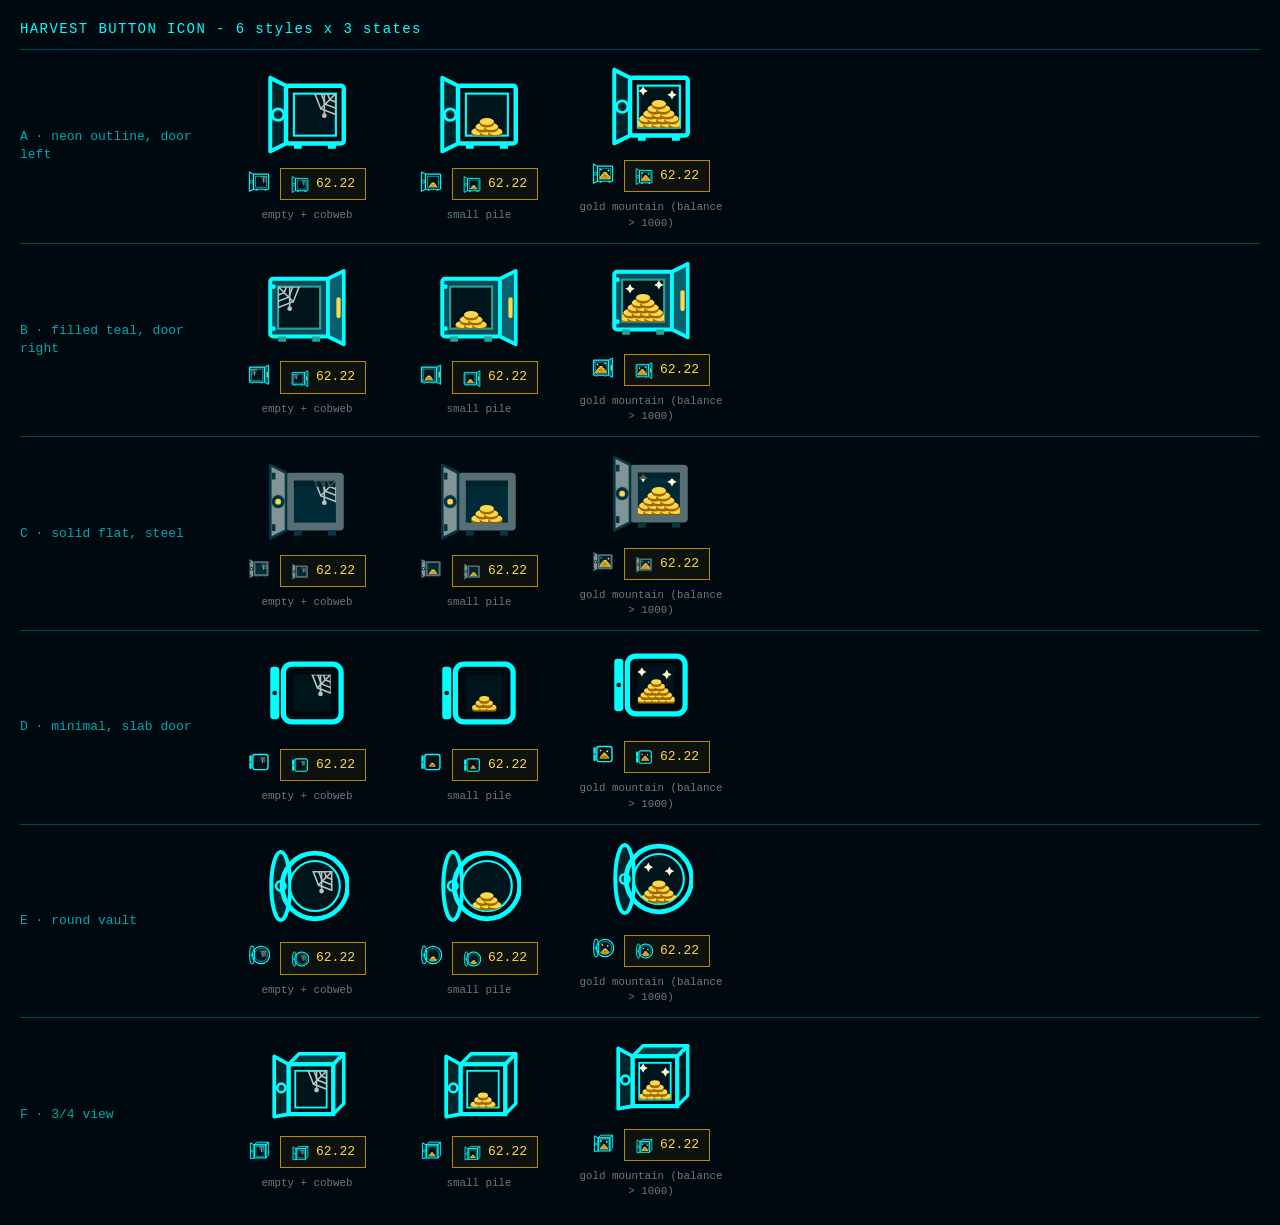
<file: assets/harvest-icons/preview.html>
<!doctype html><meta charset="utf-8"><title>Harvest icon candidates</title><style>
body{background:#000810;color:#93a1a1;font:13px/1.4 "JetBrains Mono",monospace;margin:20px}
h1{font-size:14px;color:#00ffff;font-weight:400;letter-spacing:.1em}
.row{display:flex;align-items:center;gap:22px;padding:12px 0;border-top:1px solid #004455}
.nm{width:190px;color:#00aaaa}
.cell{display:flex;flex-direction:column;align-items:center;gap:8px;width:150px}
.cell small{color:#657b83;text-align:center}
.mini{display:flex;gap:10px;align-items:center}
.btn{display:inline-flex;align-items:center;gap:7px;border:1px solid #b58900;padding:6px 10px;color:#ffd84a;background:rgba(181,137,0,.08)}
</style><h1>HARVEST BUTTON ICON - 6 styles x 3 states</h1><div class="row"><div class="nm">A · neon outline, door left</div><div class="cell"><div><svg width="84" height="84" xmlns="http://www.w3.org/2000/svg" viewBox="0 0 32 32"><defs><clipPath id="cl-a-empty"><rect x="11" y="9" width="16" height="16"/></clipPath></defs><polygon points="8,6 2,3 2,31 8,28" fill="rgba(0,255,255,.1)" stroke="#00ffff" stroke-width="1.5" stroke-linejoin="round"/><circle cx="5" cy="17" r="2.2" fill="none" stroke="#00ffff" stroke-width="1.1"/><rect x="8" y="6" width="22" height="22" rx="1" fill="none" stroke="#00ffff" stroke-width="1.7"/><rect x="11" y="9" width="16" height="16" fill="#00141c" stroke="#00ffff" stroke-width=".8"/><g clip-path="url(#cl-a-empty)"><g stroke="#b7c4c4" stroke-width=".6" fill="none" stroke-linecap="round"><line x1="27" y1="9" x2="19" y2="9"/><line x1="27" y1="9" x2="21.24" y2="14.76"/><line x1="27" y1="9" x2="27" y2="17"/><polyline points="23.8,9 24.7,11.3 27,12.2"/><polyline points="21.4,9 22.97,13.03 27,14.6"/><polyline points="19,9 21.24,14.76 27,17"/><line x1="22.6" y1="9" x2="22.6" y2="16.6"/></g><circle cx="22.6" cy="17.4" r=".9" fill="#b7c4c4"/></g><rect x="11" y="28" width="3" height="2" fill="#00ffff"/><rect x="24" y="28" width="3" height="2" fill="#00ffff"/></svg></div><div class="mini"><span style="display:inline-block"><svg width="22" height="22" xmlns="http://www.w3.org/2000/svg" viewBox="0 0 32 32"><defs><clipPath id="cl-a-empty"><rect x="11" y="9" width="16" height="16"/></clipPath></defs><polygon points="8,6 2,3 2,31 8,28" fill="rgba(0,255,255,.1)" stroke="#00ffff" stroke-width="1.5" stroke-linejoin="round"/><circle cx="5" cy="17" r="2.2" fill="none" stroke="#00ffff" stroke-width="1.1"/><rect x="8" y="6" width="22" height="22" rx="1" fill="none" stroke="#00ffff" stroke-width="1.7"/><rect x="11" y="9" width="16" height="16" fill="#00141c" stroke="#00ffff" stroke-width=".8"/><g clip-path="url(#cl-a-empty)"><g stroke="#b7c4c4" stroke-width=".6" fill="none" stroke-linecap="round"><line x1="27" y1="9" x2="19" y2="9"/><line x1="27" y1="9" x2="21.24" y2="14.76"/><line x1="27" y1="9" x2="27" y2="17"/><polyline points="23.8,9 24.7,11.3 27,12.2"/><polyline points="21.4,9 22.97,13.03 27,14.6"/><polyline points="19,9 21.24,14.76 27,17"/><line x1="22.6" y1="9" x2="22.6" y2="16.6"/></g><circle cx="22.6" cy="17.4" r=".9" fill="#b7c4c4"/></g><rect x="11" y="28" width="3" height="2" fill="#00ffff"/><rect x="24" y="28" width="3" height="2" fill="#00ffff"/></svg></span><span class="btn"><svg width="18" height="18" xmlns="http://www.w3.org/2000/svg" viewBox="0 0 32 32"><defs><clipPath id="cl-a-empty"><rect x="11" y="9" width="16" height="16"/></clipPath></defs><polygon points="8,6 2,3 2,31 8,28" fill="rgba(0,255,255,.1)" stroke="#00ffff" stroke-width="1.5" stroke-linejoin="round"/><circle cx="5" cy="17" r="2.2" fill="none" stroke="#00ffff" stroke-width="1.1"/><rect x="8" y="6" width="22" height="22" rx="1" fill="none" stroke="#00ffff" stroke-width="1.7"/><rect x="11" y="9" width="16" height="16" fill="#00141c" stroke="#00ffff" stroke-width=".8"/><g clip-path="url(#cl-a-empty)"><g stroke="#b7c4c4" stroke-width=".6" fill="none" stroke-linecap="round"><line x1="27" y1="9" x2="19" y2="9"/><line x1="27" y1="9" x2="21.24" y2="14.76"/><line x1="27" y1="9" x2="27" y2="17"/><polyline points="23.8,9 24.7,11.3 27,12.2"/><polyline points="21.4,9 22.97,13.03 27,14.6"/><polyline points="19,9 21.24,14.76 27,17"/><line x1="22.6" y1="9" x2="22.6" y2="16.6"/></g><circle cx="22.6" cy="17.4" r=".9" fill="#b7c4c4"/></g><rect x="11" y="28" width="3" height="2" fill="#00ffff"/><rect x="24" y="28" width="3" height="2" fill="#00ffff"/></svg> 62.22</span></div><small>empty + cobweb</small></div><div class="cell"><div><svg width="84" height="84" xmlns="http://www.w3.org/2000/svg" viewBox="0 0 32 32"><defs><clipPath id="cl-a-pile"><rect x="11" y="9" width="16" height="16"/></clipPath></defs><polygon points="8,6 2,3 2,31 8,28" fill="rgba(0,255,255,.1)" stroke="#00ffff" stroke-width="1.5" stroke-linejoin="round"/><circle cx="5" cy="17" r="2.2" fill="none" stroke="#00ffff" stroke-width="1.1"/><rect x="8" y="6" width="22" height="22" rx="1" fill="none" stroke="#00ffff" stroke-width="1.7"/><rect x="11" y="9" width="16" height="16" fill="#00141c" stroke="#00ffff" stroke-width=".8"/><g clip-path="url(#cl-a-pile)"><ellipse cx="15.8" cy="24.4" rx="2.7" ry="1.35" fill="#a06a00"/><rect x="13.1" y="23.4" width="5.4" height="1" fill="#a06a00"/><ellipse cx="15.8" cy="23.4" rx="2.7" ry="1.35" fill="#ffd84a"/><ellipse cx="19" cy="24.4" rx="2.7" ry="1.35" fill="#a06a00"/><rect x="16.3" y="23.4" width="5.4" height="1" fill="#a06a00"/><ellipse cx="19" cy="23.4" rx="2.7" ry="1.35" fill="#ffd84a"/><ellipse cx="22.2" cy="24.4" rx="2.7" ry="1.35" fill="#a06a00"/><rect x="19.5" y="23.4" width="5.4" height="1" fill="#a06a00"/><ellipse cx="22.2" cy="23.4" rx="2.7" ry="1.35" fill="#ffd84a"/><ellipse cx="17.4" cy="22.5" rx="2.7" ry="1.35" fill="#a06a00"/><rect x="14.7" y="21.5" width="5.4" height="1" fill="#a06a00"/><ellipse cx="17.4" cy="21.5" rx="2.7" ry="1.35" fill="#ffd84a"/><ellipse cx="20.6" cy="22.5" rx="2.7" ry="1.35" fill="#a06a00"/><rect x="17.9" y="21.5" width="5.4" height="1" fill="#a06a00"/><ellipse cx="20.6" cy="21.5" rx="2.7" ry="1.35" fill="#ffd84a"/><ellipse cx="19" cy="20.6" rx="2.7" ry="1.35" fill="#a06a00"/><rect x="16.3" y="19.6" width="5.4" height="1" fill="#a06a00"/><ellipse cx="19" cy="19.6" rx="2.7" ry="1.35" fill="#ffd84a"/></g><rect x="11" y="28" width="3" height="2" fill="#00ffff"/><rect x="24" y="28" width="3" height="2" fill="#00ffff"/></svg></div><div class="mini"><span style="display:inline-block"><svg width="22" height="22" xmlns="http://www.w3.org/2000/svg" viewBox="0 0 32 32"><defs><clipPath id="cl-a-pile"><rect x="11" y="9" width="16" height="16"/></clipPath></defs><polygon points="8,6 2,3 2,31 8,28" fill="rgba(0,255,255,.1)" stroke="#00ffff" stroke-width="1.5" stroke-linejoin="round"/><circle cx="5" cy="17" r="2.2" fill="none" stroke="#00ffff" stroke-width="1.1"/><rect x="8" y="6" width="22" height="22" rx="1" fill="none" stroke="#00ffff" stroke-width="1.7"/><rect x="11" y="9" width="16" height="16" fill="#00141c" stroke="#00ffff" stroke-width=".8"/><g clip-path="url(#cl-a-pile)"><ellipse cx="15.8" cy="24.4" rx="2.7" ry="1.35" fill="#a06a00"/><rect x="13.1" y="23.4" width="5.4" height="1" fill="#a06a00"/><ellipse cx="15.8" cy="23.4" rx="2.7" ry="1.35" fill="#ffd84a"/><ellipse cx="19" cy="24.4" rx="2.7" ry="1.35" fill="#a06a00"/><rect x="16.3" y="23.4" width="5.4" height="1" fill="#a06a00"/><ellipse cx="19" cy="23.4" rx="2.7" ry="1.35" fill="#ffd84a"/><ellipse cx="22.2" cy="24.4" rx="2.7" ry="1.35" fill="#a06a00"/><rect x="19.5" y="23.4" width="5.4" height="1" fill="#a06a00"/><ellipse cx="22.2" cy="23.4" rx="2.7" ry="1.35" fill="#ffd84a"/><ellipse cx="17.4" cy="22.5" rx="2.7" ry="1.35" fill="#a06a00"/><rect x="14.7" y="21.5" width="5.4" height="1" fill="#a06a00"/><ellipse cx="17.4" cy="21.5" rx="2.7" ry="1.35" fill="#ffd84a"/><ellipse cx="20.6" cy="22.5" rx="2.7" ry="1.35" fill="#a06a00"/><rect x="17.9" y="21.5" width="5.4" height="1" fill="#a06a00"/><ellipse cx="20.6" cy="21.5" rx="2.7" ry="1.35" fill="#ffd84a"/><ellipse cx="19" cy="20.6" rx="2.7" ry="1.35" fill="#a06a00"/><rect x="16.3" y="19.6" width="5.4" height="1" fill="#a06a00"/><ellipse cx="19" cy="19.6" rx="2.7" ry="1.35" fill="#ffd84a"/></g><rect x="11" y="28" width="3" height="2" fill="#00ffff"/><rect x="24" y="28" width="3" height="2" fill="#00ffff"/></svg></span><span class="btn"><svg width="18" height="18" xmlns="http://www.w3.org/2000/svg" viewBox="0 0 32 32"><defs><clipPath id="cl-a-pile"><rect x="11" y="9" width="16" height="16"/></clipPath></defs><polygon points="8,6 2,3 2,31 8,28" fill="rgba(0,255,255,.1)" stroke="#00ffff" stroke-width="1.5" stroke-linejoin="round"/><circle cx="5" cy="17" r="2.2" fill="none" stroke="#00ffff" stroke-width="1.1"/><rect x="8" y="6" width="22" height="22" rx="1" fill="none" stroke="#00ffff" stroke-width="1.7"/><rect x="11" y="9" width="16" height="16" fill="#00141c" stroke="#00ffff" stroke-width=".8"/><g clip-path="url(#cl-a-pile)"><ellipse cx="15.8" cy="24.4" rx="2.7" ry="1.35" fill="#a06a00"/><rect x="13.1" y="23.4" width="5.4" height="1" fill="#a06a00"/><ellipse cx="15.8" cy="23.4" rx="2.7" ry="1.35" fill="#ffd84a"/><ellipse cx="19" cy="24.4" rx="2.7" ry="1.35" fill="#a06a00"/><rect x="16.3" y="23.4" width="5.4" height="1" fill="#a06a00"/><ellipse cx="19" cy="23.4" rx="2.7" ry="1.35" fill="#ffd84a"/><ellipse cx="22.2" cy="24.4" rx="2.7" ry="1.35" fill="#a06a00"/><rect x="19.5" y="23.4" width="5.4" height="1" fill="#a06a00"/><ellipse cx="22.2" cy="23.4" rx="2.7" ry="1.35" fill="#ffd84a"/><ellipse cx="17.4" cy="22.5" rx="2.7" ry="1.35" fill="#a06a00"/><rect x="14.7" y="21.5" width="5.4" height="1" fill="#a06a00"/><ellipse cx="17.4" cy="21.5" rx="2.7" ry="1.35" fill="#ffd84a"/><ellipse cx="20.6" cy="22.5" rx="2.7" ry="1.35" fill="#a06a00"/><rect x="17.9" y="21.5" width="5.4" height="1" fill="#a06a00"/><ellipse cx="20.6" cy="21.5" rx="2.7" ry="1.35" fill="#ffd84a"/><ellipse cx="19" cy="20.6" rx="2.7" ry="1.35" fill="#a06a00"/><rect x="16.3" y="19.6" width="5.4" height="1" fill="#a06a00"/><ellipse cx="19" cy="19.6" rx="2.7" ry="1.35" fill="#ffd84a"/></g><rect x="11" y="28" width="3" height="2" fill="#00ffff"/><rect x="24" y="28" width="3" height="2" fill="#00ffff"/></svg> 62.22</span></div><small>small pile</small></div><div class="cell"><div><svg width="84" height="84" xmlns="http://www.w3.org/2000/svg" viewBox="0 0 32 32"><defs><clipPath id="cl-a-mountain"><rect x="11" y="9" width="16" height="16"/></clipPath></defs><polygon points="8,6 2,3 2,31 8,28" fill="rgba(0,255,255,.1)" stroke="#00ffff" stroke-width="1.5" stroke-linejoin="round"/><circle cx="5" cy="17" r="2.2" fill="none" stroke="#00ffff" stroke-width="1.1"/><rect x="8" y="6" width="22" height="22" rx="1" fill="none" stroke="#00ffff" stroke-width="1.7"/><rect x="11" y="9" width="16" height="16" fill="#00141c" stroke="#00ffff" stroke-width=".8"/><g clip-path="url(#cl-a-mountain)"><ellipse cx="12.6" cy="24.4" rx="2.7" ry="1.35" fill="#a06a00"/><rect x="9.9" y="23.4" width="5.4" height="1" fill="#a06a00"/><ellipse cx="12.6" cy="23.4" rx="2.7" ry="1.35" fill="#ffd84a"/><ellipse cx="15.8" cy="24.4" rx="2.7" ry="1.35" fill="#a06a00"/><rect x="13.1" y="23.4" width="5.4" height="1" fill="#a06a00"/><ellipse cx="15.8" cy="23.4" rx="2.7" ry="1.35" fill="#ffd84a"/><ellipse cx="19" cy="24.4" rx="2.7" ry="1.35" fill="#a06a00"/><rect x="16.3" y="23.4" width="5.4" height="1" fill="#a06a00"/><ellipse cx="19" cy="23.4" rx="2.7" ry="1.35" fill="#ffd84a"/><ellipse cx="22.2" cy="24.4" rx="2.7" ry="1.35" fill="#a06a00"/><rect x="19.5" y="23.4" width="5.4" height="1" fill="#a06a00"/><ellipse cx="22.2" cy="23.4" rx="2.7" ry="1.35" fill="#ffd84a"/><ellipse cx="25.4" cy="24.4" rx="2.7" ry="1.35" fill="#a06a00"/><rect x="22.7" y="23.4" width="5.4" height="1" fill="#a06a00"/><ellipse cx="25.4" cy="23.4" rx="2.7" ry="1.35" fill="#ffd84a"/><ellipse cx="14.2" cy="22.5" rx="2.7" ry="1.35" fill="#a06a00"/><rect x="11.5" y="21.5" width="5.4" height="1" fill="#a06a00"/><ellipse cx="14.2" cy="21.5" rx="2.7" ry="1.35" fill="#ffd84a"/><ellipse cx="17.4" cy="22.5" rx="2.7" ry="1.35" fill="#a06a00"/><rect x="14.7" y="21.5" width="5.4" height="1" fill="#a06a00"/><ellipse cx="17.4" cy="21.5" rx="2.7" ry="1.35" fill="#ffd84a"/><ellipse cx="20.6" cy="22.5" rx="2.7" ry="1.35" fill="#a06a00"/><rect x="17.9" y="21.5" width="5.4" height="1" fill="#a06a00"/><ellipse cx="20.6" cy="21.5" rx="2.7" ry="1.35" fill="#ffd84a"/><ellipse cx="23.8" cy="22.5" rx="2.7" ry="1.35" fill="#a06a00"/><rect x="21.1" y="21.5" width="5.4" height="1" fill="#a06a00"/><ellipse cx="23.8" cy="21.5" rx="2.7" ry="1.35" fill="#ffd84a"/><ellipse cx="15.8" cy="20.6" rx="2.7" ry="1.35" fill="#a06a00"/><rect x="13.1" y="19.6" width="5.4" height="1" fill="#a06a00"/><ellipse cx="15.8" cy="19.6" rx="2.7" ry="1.35" fill="#ffd84a"/><ellipse cx="19" cy="20.6" rx="2.7" ry="1.35" fill="#a06a00"/><rect x="16.3" y="19.6" width="5.4" height="1" fill="#a06a00"/><ellipse cx="19" cy="19.6" rx="2.7" ry="1.35" fill="#ffd84a"/><ellipse cx="22.2" cy="20.6" rx="2.7" ry="1.35" fill="#a06a00"/><rect x="19.5" y="19.6" width="5.4" height="1" fill="#a06a00"/><ellipse cx="22.2" cy="19.6" rx="2.7" ry="1.35" fill="#ffd84a"/><ellipse cx="17.4" cy="18.7" rx="2.7" ry="1.35" fill="#a06a00"/><rect x="14.7" y="17.7" width="5.4" height="1" fill="#a06a00"/><ellipse cx="17.4" cy="17.7" rx="2.7" ry="1.35" fill="#ffd84a"/><ellipse cx="20.6" cy="18.7" rx="2.7" ry="1.35" fill="#a06a00"/><rect x="17.9" y="17.7" width="5.4" height="1" fill="#a06a00"/><ellipse cx="20.6" cy="17.7" rx="2.7" ry="1.35" fill="#ffd84a"/><ellipse cx="19" cy="16.8" rx="2.7" ry="1.35" fill="#a06a00"/><rect x="16.3" y="15.8" width="5.4" height="1" fill="#a06a00"/><ellipse cx="19" cy="15.8" rx="2.7" ry="1.35" fill="#ffd84a"/><path d="M13 9.2L13.63 10.37L14.8 11L13.63 11.63L13 12.8L12.37 11.63L11.2 11L12.37 10.37Z" fill="#fff8d0"/><path d="M24 10.7L24.63 11.87L25.8 12.5L24.63 13.13L24 14.3L23.37 13.13L22.2 12.5L23.37 11.87Z" fill="#fff8d0"/></g><rect x="11" y="28" width="3" height="2" fill="#00ffff"/><rect x="24" y="28" width="3" height="2" fill="#00ffff"/></svg></div><div class="mini"><span style="display:inline-block"><svg width="22" height="22" xmlns="http://www.w3.org/2000/svg" viewBox="0 0 32 32"><defs><clipPath id="cl-a-mountain"><rect x="11" y="9" width="16" height="16"/></clipPath></defs><polygon points="8,6 2,3 2,31 8,28" fill="rgba(0,255,255,.1)" stroke="#00ffff" stroke-width="1.5" stroke-linejoin="round"/><circle cx="5" cy="17" r="2.2" fill="none" stroke="#00ffff" stroke-width="1.1"/><rect x="8" y="6" width="22" height="22" rx="1" fill="none" stroke="#00ffff" stroke-width="1.7"/><rect x="11" y="9" width="16" height="16" fill="#00141c" stroke="#00ffff" stroke-width=".8"/><g clip-path="url(#cl-a-mountain)"><ellipse cx="12.6" cy="24.4" rx="2.7" ry="1.35" fill="#a06a00"/><rect x="9.9" y="23.4" width="5.4" height="1" fill="#a06a00"/><ellipse cx="12.6" cy="23.4" rx="2.7" ry="1.35" fill="#ffd84a"/><ellipse cx="15.8" cy="24.4" rx="2.7" ry="1.35" fill="#a06a00"/><rect x="13.1" y="23.4" width="5.4" height="1" fill="#a06a00"/><ellipse cx="15.8" cy="23.4" rx="2.7" ry="1.35" fill="#ffd84a"/><ellipse cx="19" cy="24.4" rx="2.7" ry="1.35" fill="#a06a00"/><rect x="16.3" y="23.4" width="5.4" height="1" fill="#a06a00"/><ellipse cx="19" cy="23.4" rx="2.7" ry="1.35" fill="#ffd84a"/><ellipse cx="22.2" cy="24.4" rx="2.7" ry="1.35" fill="#a06a00"/><rect x="19.5" y="23.4" width="5.4" height="1" fill="#a06a00"/><ellipse cx="22.2" cy="23.4" rx="2.7" ry="1.35" fill="#ffd84a"/><ellipse cx="25.4" cy="24.4" rx="2.7" ry="1.35" fill="#a06a00"/><rect x="22.7" y="23.4" width="5.4" height="1" fill="#a06a00"/><ellipse cx="25.4" cy="23.4" rx="2.7" ry="1.35" fill="#ffd84a"/><ellipse cx="14.2" cy="22.5" rx="2.7" ry="1.35" fill="#a06a00"/><rect x="11.5" y="21.5" width="5.4" height="1" fill="#a06a00"/><ellipse cx="14.2" cy="21.5" rx="2.7" ry="1.35" fill="#ffd84a"/><ellipse cx="17.4" cy="22.5" rx="2.7" ry="1.35" fill="#a06a00"/><rect x="14.7" y="21.5" width="5.4" height="1" fill="#a06a00"/><ellipse cx="17.4" cy="21.5" rx="2.7" ry="1.35" fill="#ffd84a"/><ellipse cx="20.6" cy="22.5" rx="2.7" ry="1.35" fill="#a06a00"/><rect x="17.9" y="21.5" width="5.4" height="1" fill="#a06a00"/><ellipse cx="20.6" cy="21.5" rx="2.7" ry="1.35" fill="#ffd84a"/><ellipse cx="23.8" cy="22.5" rx="2.7" ry="1.35" fill="#a06a00"/><rect x="21.1" y="21.5" width="5.4" height="1" fill="#a06a00"/><ellipse cx="23.8" cy="21.5" rx="2.7" ry="1.35" fill="#ffd84a"/><ellipse cx="15.8" cy="20.6" rx="2.7" ry="1.35" fill="#a06a00"/><rect x="13.1" y="19.6" width="5.4" height="1" fill="#a06a00"/><ellipse cx="15.8" cy="19.6" rx="2.7" ry="1.35" fill="#ffd84a"/><ellipse cx="19" cy="20.6" rx="2.7" ry="1.35" fill="#a06a00"/><rect x="16.3" y="19.6" width="5.4" height="1" fill="#a06a00"/><ellipse cx="19" cy="19.6" rx="2.7" ry="1.35" fill="#ffd84a"/><ellipse cx="22.2" cy="20.6" rx="2.7" ry="1.35" fill="#a06a00"/><rect x="19.5" y="19.6" width="5.4" height="1" fill="#a06a00"/><ellipse cx="22.2" cy="19.6" rx="2.7" ry="1.35" fill="#ffd84a"/><ellipse cx="17.4" cy="18.7" rx="2.7" ry="1.35" fill="#a06a00"/><rect x="14.7" y="17.7" width="5.4" height="1" fill="#a06a00"/><ellipse cx="17.4" cy="17.7" rx="2.7" ry="1.35" fill="#ffd84a"/><ellipse cx="20.6" cy="18.7" rx="2.7" ry="1.35" fill="#a06a00"/><rect x="17.9" y="17.7" width="5.4" height="1" fill="#a06a00"/><ellipse cx="20.6" cy="17.7" rx="2.7" ry="1.35" fill="#ffd84a"/><ellipse cx="19" cy="16.8" rx="2.7" ry="1.35" fill="#a06a00"/><rect x="16.3" y="15.8" width="5.4" height="1" fill="#a06a00"/><ellipse cx="19" cy="15.8" rx="2.7" ry="1.35" fill="#ffd84a"/><path d="M13 9.2L13.63 10.37L14.8 11L13.63 11.63L13 12.8L12.37 11.63L11.2 11L12.37 10.37Z" fill="#fff8d0"/><path d="M24 10.7L24.63 11.87L25.8 12.5L24.63 13.13L24 14.3L23.37 13.13L22.2 12.5L23.37 11.87Z" fill="#fff8d0"/></g><rect x="11" y="28" width="3" height="2" fill="#00ffff"/><rect x="24" y="28" width="3" height="2" fill="#00ffff"/></svg></span><span class="btn"><svg width="18" height="18" xmlns="http://www.w3.org/2000/svg" viewBox="0 0 32 32"><defs><clipPath id="cl-a-mountain"><rect x="11" y="9" width="16" height="16"/></clipPath></defs><polygon points="8,6 2,3 2,31 8,28" fill="rgba(0,255,255,.1)" stroke="#00ffff" stroke-width="1.5" stroke-linejoin="round"/><circle cx="5" cy="17" r="2.2" fill="none" stroke="#00ffff" stroke-width="1.1"/><rect x="8" y="6" width="22" height="22" rx="1" fill="none" stroke="#00ffff" stroke-width="1.7"/><rect x="11" y="9" width="16" height="16" fill="#00141c" stroke="#00ffff" stroke-width=".8"/><g clip-path="url(#cl-a-mountain)"><ellipse cx="12.6" cy="24.4" rx="2.7" ry="1.35" fill="#a06a00"/><rect x="9.9" y="23.4" width="5.4" height="1" fill="#a06a00"/><ellipse cx="12.6" cy="23.4" rx="2.7" ry="1.35" fill="#ffd84a"/><ellipse cx="15.8" cy="24.4" rx="2.7" ry="1.35" fill="#a06a00"/><rect x="13.1" y="23.4" width="5.4" height="1" fill="#a06a00"/><ellipse cx="15.8" cy="23.4" rx="2.7" ry="1.35" fill="#ffd84a"/><ellipse cx="19" cy="24.4" rx="2.7" ry="1.35" fill="#a06a00"/><rect x="16.3" y="23.4" width="5.4" height="1" fill="#a06a00"/><ellipse cx="19" cy="23.4" rx="2.7" ry="1.35" fill="#ffd84a"/><ellipse cx="22.2" cy="24.4" rx="2.7" ry="1.35" fill="#a06a00"/><rect x="19.5" y="23.4" width="5.4" height="1" fill="#a06a00"/><ellipse cx="22.2" cy="23.4" rx="2.7" ry="1.35" fill="#ffd84a"/><ellipse cx="25.4" cy="24.4" rx="2.7" ry="1.35" fill="#a06a00"/><rect x="22.7" y="23.4" width="5.4" height="1" fill="#a06a00"/><ellipse cx="25.4" cy="23.4" rx="2.7" ry="1.35" fill="#ffd84a"/><ellipse cx="14.2" cy="22.5" rx="2.7" ry="1.35" fill="#a06a00"/><rect x="11.5" y="21.5" width="5.4" height="1" fill="#a06a00"/><ellipse cx="14.2" cy="21.5" rx="2.7" ry="1.35" fill="#ffd84a"/><ellipse cx="17.4" cy="22.5" rx="2.7" ry="1.35" fill="#a06a00"/><rect x="14.7" y="21.5" width="5.4" height="1" fill="#a06a00"/><ellipse cx="17.4" cy="21.5" rx="2.7" ry="1.35" fill="#ffd84a"/><ellipse cx="20.6" cy="22.5" rx="2.7" ry="1.35" fill="#a06a00"/><rect x="17.9" y="21.5" width="5.4" height="1" fill="#a06a00"/><ellipse cx="20.6" cy="21.5" rx="2.7" ry="1.35" fill="#ffd84a"/><ellipse cx="23.8" cy="22.5" rx="2.7" ry="1.35" fill="#a06a00"/><rect x="21.1" y="21.5" width="5.4" height="1" fill="#a06a00"/><ellipse cx="23.8" cy="21.5" rx="2.7" ry="1.35" fill="#ffd84a"/><ellipse cx="15.8" cy="20.6" rx="2.7" ry="1.35" fill="#a06a00"/><rect x="13.1" y="19.6" width="5.4" height="1" fill="#a06a00"/><ellipse cx="15.8" cy="19.6" rx="2.7" ry="1.35" fill="#ffd84a"/><ellipse cx="19" cy="20.6" rx="2.7" ry="1.35" fill="#a06a00"/><rect x="16.3" y="19.6" width="5.4" height="1" fill="#a06a00"/><ellipse cx="19" cy="19.6" rx="2.7" ry="1.35" fill="#ffd84a"/><ellipse cx="22.2" cy="20.6" rx="2.7" ry="1.35" fill="#a06a00"/><rect x="19.5" y="19.6" width="5.4" height="1" fill="#a06a00"/><ellipse cx="22.2" cy="19.6" rx="2.7" ry="1.35" fill="#ffd84a"/><ellipse cx="17.4" cy="18.7" rx="2.7" ry="1.35" fill="#a06a00"/><rect x="14.7" y="17.7" width="5.4" height="1" fill="#a06a00"/><ellipse cx="17.4" cy="17.7" rx="2.7" ry="1.35" fill="#ffd84a"/><ellipse cx="20.6" cy="18.7" rx="2.7" ry="1.35" fill="#a06a00"/><rect x="17.9" y="17.7" width="5.4" height="1" fill="#a06a00"/><ellipse cx="20.6" cy="17.7" rx="2.7" ry="1.35" fill="#ffd84a"/><ellipse cx="19" cy="16.8" rx="2.7" ry="1.35" fill="#a06a00"/><rect x="16.3" y="15.8" width="5.4" height="1" fill="#a06a00"/><ellipse cx="19" cy="15.8" rx="2.7" ry="1.35" fill="#ffd84a"/><path d="M13 9.2L13.63 10.37L14.8 11L13.63 11.63L13 12.8L12.37 11.63L11.2 11L12.37 10.37Z" fill="#fff8d0"/><path d="M24 10.7L24.63 11.87L25.8 12.5L24.63 13.13L24 14.3L23.37 13.13L22.2 12.5L23.37 11.87Z" fill="#fff8d0"/></g><rect x="11" y="28" width="3" height="2" fill="#00ffff"/><rect x="24" y="28" width="3" height="2" fill="#00ffff"/></svg> 62.22</span></div><small>gold mountain (balance > 1000)</small></div></div><div class="row"><div class="nm">B · filled teal, door right</div><div class="cell"><div><svg width="84" height="84" xmlns="http://www.w3.org/2000/svg" viewBox="0 0 32 32"><defs><clipPath id="cl-b-empty"><rect x="5" y="9" width="16" height="16"/></clipPath></defs><rect x="2" y="6" width="22" height="22" rx="1" fill="#0b4b5a" stroke="#00ffff" stroke-width="1.5"/><rect x="5" y="9" width="16" height="16" fill="#00141c" stroke="#2aa198" stroke-width=".8"/><g clip-path="url(#cl-b-empty)"><g stroke="#b7c4c4" stroke-width=".6" fill="none" stroke-linecap="round"><line x1="5" y1="9" x2="13" y2="9"/><line x1="5" y1="9" x2="10.76" y2="14.76"/><line x1="5" y1="9" x2="5" y2="17"/><polyline points="8.2,9 7.3,11.3 5,12.2"/><polyline points="10.6,9 9.03,13.03 5,14.6"/><polyline points="13,9 10.76,14.76 5,17"/><line x1="9.4" y1="9" x2="9.4" y2="16.6"/></g><circle cx="9.4" cy="17.4" r=".9" fill="#b7c4c4"/></g><polygon points="24,6 30,3 30,31 24,28" fill="#08606e" stroke="#00ffff" stroke-width="1.4" stroke-linejoin="round"/><rect x="27.2" y="13" width="1.6" height="8" rx=".8" fill="#ffd84a"/><rect x="5" y="28" width="3" height="2" fill="#2aa198"/><rect x="18" y="28" width="3" height="2" fill="#2aa198"/><circle cx="3.2" cy="9" r=".9" fill="#00ffff"/><circle cx="3.2" cy="25" r=".9" fill="#00ffff"/></svg></div><div class="mini"><span style="display:inline-block"><svg width="22" height="22" xmlns="http://www.w3.org/2000/svg" viewBox="0 0 32 32"><defs><clipPath id="cl-b-empty"><rect x="5" y="9" width="16" height="16"/></clipPath></defs><rect x="2" y="6" width="22" height="22" rx="1" fill="#0b4b5a" stroke="#00ffff" stroke-width="1.5"/><rect x="5" y="9" width="16" height="16" fill="#00141c" stroke="#2aa198" stroke-width=".8"/><g clip-path="url(#cl-b-empty)"><g stroke="#b7c4c4" stroke-width=".6" fill="none" stroke-linecap="round"><line x1="5" y1="9" x2="13" y2="9"/><line x1="5" y1="9" x2="10.76" y2="14.76"/><line x1="5" y1="9" x2="5" y2="17"/><polyline points="8.2,9 7.3,11.3 5,12.2"/><polyline points="10.6,9 9.03,13.03 5,14.6"/><polyline points="13,9 10.76,14.76 5,17"/><line x1="9.4" y1="9" x2="9.4" y2="16.6"/></g><circle cx="9.4" cy="17.4" r=".9" fill="#b7c4c4"/></g><polygon points="24,6 30,3 30,31 24,28" fill="#08606e" stroke="#00ffff" stroke-width="1.4" stroke-linejoin="round"/><rect x="27.2" y="13" width="1.6" height="8" rx=".8" fill="#ffd84a"/><rect x="5" y="28" width="3" height="2" fill="#2aa198"/><rect x="18" y="28" width="3" height="2" fill="#2aa198"/><circle cx="3.2" cy="9" r=".9" fill="#00ffff"/><circle cx="3.2" cy="25" r=".9" fill="#00ffff"/></svg></span><span class="btn"><svg width="18" height="18" xmlns="http://www.w3.org/2000/svg" viewBox="0 0 32 32"><defs><clipPath id="cl-b-empty"><rect x="5" y="9" width="16" height="16"/></clipPath></defs><rect x="2" y="6" width="22" height="22" rx="1" fill="#0b4b5a" stroke="#00ffff" stroke-width="1.5"/><rect x="5" y="9" width="16" height="16" fill="#00141c" stroke="#2aa198" stroke-width=".8"/><g clip-path="url(#cl-b-empty)"><g stroke="#b7c4c4" stroke-width=".6" fill="none" stroke-linecap="round"><line x1="5" y1="9" x2="13" y2="9"/><line x1="5" y1="9" x2="10.76" y2="14.76"/><line x1="5" y1="9" x2="5" y2="17"/><polyline points="8.2,9 7.3,11.3 5,12.2"/><polyline points="10.6,9 9.03,13.03 5,14.6"/><polyline points="13,9 10.76,14.76 5,17"/><line x1="9.4" y1="9" x2="9.4" y2="16.6"/></g><circle cx="9.4" cy="17.4" r=".9" fill="#b7c4c4"/></g><polygon points="24,6 30,3 30,31 24,28" fill="#08606e" stroke="#00ffff" stroke-width="1.4" stroke-linejoin="round"/><rect x="27.2" y="13" width="1.6" height="8" rx=".8" fill="#ffd84a"/><rect x="5" y="28" width="3" height="2" fill="#2aa198"/><rect x="18" y="28" width="3" height="2" fill="#2aa198"/><circle cx="3.2" cy="9" r=".9" fill="#00ffff"/><circle cx="3.2" cy="25" r=".9" fill="#00ffff"/></svg> 62.22</span></div><small>empty + cobweb</small></div><div class="cell"><div><svg width="84" height="84" xmlns="http://www.w3.org/2000/svg" viewBox="0 0 32 32"><defs><clipPath id="cl-b-pile"><rect x="5" y="9" width="16" height="16"/></clipPath></defs><rect x="2" y="6" width="22" height="22" rx="1" fill="#0b4b5a" stroke="#00ffff" stroke-width="1.5"/><rect x="5" y="9" width="16" height="16" fill="#00141c" stroke="#2aa198" stroke-width=".8"/><g clip-path="url(#cl-b-pile)"><ellipse cx="9.8" cy="24.4" rx="2.7" ry="1.35" fill="#a06a00"/><rect x="7.1" y="23.4" width="5.4" height="1" fill="#a06a00"/><ellipse cx="9.8" cy="23.4" rx="2.7" ry="1.35" fill="#ffd84a"/><ellipse cx="13" cy="24.4" rx="2.7" ry="1.35" fill="#a06a00"/><rect x="10.3" y="23.4" width="5.4" height="1" fill="#a06a00"/><ellipse cx="13" cy="23.4" rx="2.7" ry="1.35" fill="#ffd84a"/><ellipse cx="16.2" cy="24.4" rx="2.7" ry="1.35" fill="#a06a00"/><rect x="13.5" y="23.4" width="5.4" height="1" fill="#a06a00"/><ellipse cx="16.2" cy="23.4" rx="2.7" ry="1.35" fill="#ffd84a"/><ellipse cx="11.4" cy="22.5" rx="2.7" ry="1.35" fill="#a06a00"/><rect x="8.7" y="21.5" width="5.4" height="1" fill="#a06a00"/><ellipse cx="11.4" cy="21.5" rx="2.7" ry="1.35" fill="#ffd84a"/><ellipse cx="14.6" cy="22.5" rx="2.7" ry="1.35" fill="#a06a00"/><rect x="11.9" y="21.5" width="5.4" height="1" fill="#a06a00"/><ellipse cx="14.6" cy="21.5" rx="2.7" ry="1.35" fill="#ffd84a"/><ellipse cx="13" cy="20.6" rx="2.7" ry="1.35" fill="#a06a00"/><rect x="10.3" y="19.6" width="5.4" height="1" fill="#a06a00"/><ellipse cx="13" cy="19.6" rx="2.7" ry="1.35" fill="#ffd84a"/></g><polygon points="24,6 30,3 30,31 24,28" fill="#08606e" stroke="#00ffff" stroke-width="1.4" stroke-linejoin="round"/><rect x="27.2" y="13" width="1.6" height="8" rx=".8" fill="#ffd84a"/><rect x="5" y="28" width="3" height="2" fill="#2aa198"/><rect x="18" y="28" width="3" height="2" fill="#2aa198"/><circle cx="3.2" cy="9" r=".9" fill="#00ffff"/><circle cx="3.2" cy="25" r=".9" fill="#00ffff"/></svg></div><div class="mini"><span style="display:inline-block"><svg width="22" height="22" xmlns="http://www.w3.org/2000/svg" viewBox="0 0 32 32"><defs><clipPath id="cl-b-pile"><rect x="5" y="9" width="16" height="16"/></clipPath></defs><rect x="2" y="6" width="22" height="22" rx="1" fill="#0b4b5a" stroke="#00ffff" stroke-width="1.5"/><rect x="5" y="9" width="16" height="16" fill="#00141c" stroke="#2aa198" stroke-width=".8"/><g clip-path="url(#cl-b-pile)"><ellipse cx="9.8" cy="24.4" rx="2.7" ry="1.35" fill="#a06a00"/><rect x="7.1" y="23.4" width="5.4" height="1" fill="#a06a00"/><ellipse cx="9.8" cy="23.4" rx="2.7" ry="1.35" fill="#ffd84a"/><ellipse cx="13" cy="24.4" rx="2.7" ry="1.35" fill="#a06a00"/><rect x="10.3" y="23.4" width="5.4" height="1" fill="#a06a00"/><ellipse cx="13" cy="23.4" rx="2.7" ry="1.35" fill="#ffd84a"/><ellipse cx="16.2" cy="24.4" rx="2.7" ry="1.35" fill="#a06a00"/><rect x="13.5" y="23.4" width="5.4" height="1" fill="#a06a00"/><ellipse cx="16.2" cy="23.4" rx="2.7" ry="1.35" fill="#ffd84a"/><ellipse cx="11.4" cy="22.5" rx="2.7" ry="1.35" fill="#a06a00"/><rect x="8.7" y="21.5" width="5.4" height="1" fill="#a06a00"/><ellipse cx="11.4" cy="21.5" rx="2.7" ry="1.35" fill="#ffd84a"/><ellipse cx="14.6" cy="22.5" rx="2.7" ry="1.35" fill="#a06a00"/><rect x="11.9" y="21.5" width="5.4" height="1" fill="#a06a00"/><ellipse cx="14.6" cy="21.5" rx="2.7" ry="1.35" fill="#ffd84a"/><ellipse cx="13" cy="20.6" rx="2.7" ry="1.35" fill="#a06a00"/><rect x="10.3" y="19.6" width="5.4" height="1" fill="#a06a00"/><ellipse cx="13" cy="19.6" rx="2.7" ry="1.35" fill="#ffd84a"/></g><polygon points="24,6 30,3 30,31 24,28" fill="#08606e" stroke="#00ffff" stroke-width="1.4" stroke-linejoin="round"/><rect x="27.2" y="13" width="1.6" height="8" rx=".8" fill="#ffd84a"/><rect x="5" y="28" width="3" height="2" fill="#2aa198"/><rect x="18" y="28" width="3" height="2" fill="#2aa198"/><circle cx="3.2" cy="9" r=".9" fill="#00ffff"/><circle cx="3.2" cy="25" r=".9" fill="#00ffff"/></svg></span><span class="btn"><svg width="18" height="18" xmlns="http://www.w3.org/2000/svg" viewBox="0 0 32 32"><defs><clipPath id="cl-b-pile"><rect x="5" y="9" width="16" height="16"/></clipPath></defs><rect x="2" y="6" width="22" height="22" rx="1" fill="#0b4b5a" stroke="#00ffff" stroke-width="1.5"/><rect x="5" y="9" width="16" height="16" fill="#00141c" stroke="#2aa198" stroke-width=".8"/><g clip-path="url(#cl-b-pile)"><ellipse cx="9.8" cy="24.4" rx="2.7" ry="1.35" fill="#a06a00"/><rect x="7.1" y="23.4" width="5.4" height="1" fill="#a06a00"/><ellipse cx="9.8" cy="23.4" rx="2.7" ry="1.35" fill="#ffd84a"/><ellipse cx="13" cy="24.4" rx="2.7" ry="1.35" fill="#a06a00"/><rect x="10.3" y="23.4" width="5.4" height="1" fill="#a06a00"/><ellipse cx="13" cy="23.4" rx="2.7" ry="1.35" fill="#ffd84a"/><ellipse cx="16.2" cy="24.4" rx="2.7" ry="1.35" fill="#a06a00"/><rect x="13.5" y="23.4" width="5.4" height="1" fill="#a06a00"/><ellipse cx="16.2" cy="23.4" rx="2.7" ry="1.35" fill="#ffd84a"/><ellipse cx="11.4" cy="22.5" rx="2.7" ry="1.35" fill="#a06a00"/><rect x="8.7" y="21.5" width="5.4" height="1" fill="#a06a00"/><ellipse cx="11.4" cy="21.5" rx="2.7" ry="1.35" fill="#ffd84a"/><ellipse cx="14.6" cy="22.5" rx="2.7" ry="1.35" fill="#a06a00"/><rect x="11.9" y="21.5" width="5.4" height="1" fill="#a06a00"/><ellipse cx="14.6" cy="21.5" rx="2.7" ry="1.35" fill="#ffd84a"/><ellipse cx="13" cy="20.6" rx="2.7" ry="1.35" fill="#a06a00"/><rect x="10.3" y="19.6" width="5.4" height="1" fill="#a06a00"/><ellipse cx="13" cy="19.6" rx="2.7" ry="1.35" fill="#ffd84a"/></g><polygon points="24,6 30,3 30,31 24,28" fill="#08606e" stroke="#00ffff" stroke-width="1.4" stroke-linejoin="round"/><rect x="27.2" y="13" width="1.6" height="8" rx=".8" fill="#ffd84a"/><rect x="5" y="28" width="3" height="2" fill="#2aa198"/><rect x="18" y="28" width="3" height="2" fill="#2aa198"/><circle cx="3.2" cy="9" r=".9" fill="#00ffff"/><circle cx="3.2" cy="25" r=".9" fill="#00ffff"/></svg> 62.22</span></div><small>small pile</small></div><div class="cell"><div><svg width="84" height="84" xmlns="http://www.w3.org/2000/svg" viewBox="0 0 32 32"><defs><clipPath id="cl-b-mountain"><rect x="5" y="9" width="16" height="16"/></clipPath></defs><rect x="2" y="6" width="22" height="22" rx="1" fill="#0b4b5a" stroke="#00ffff" stroke-width="1.5"/><rect x="5" y="9" width="16" height="16" fill="#00141c" stroke="#2aa198" stroke-width=".8"/><g clip-path="url(#cl-b-mountain)"><ellipse cx="6.6" cy="24.4" rx="2.7" ry="1.35" fill="#a06a00"/><rect x="3.9" y="23.4" width="5.4" height="1" fill="#a06a00"/><ellipse cx="6.6" cy="23.4" rx="2.7" ry="1.35" fill="#ffd84a"/><ellipse cx="9.8" cy="24.4" rx="2.7" ry="1.35" fill="#a06a00"/><rect x="7.1" y="23.4" width="5.4" height="1" fill="#a06a00"/><ellipse cx="9.8" cy="23.4" rx="2.7" ry="1.35" fill="#ffd84a"/><ellipse cx="13" cy="24.4" rx="2.7" ry="1.35" fill="#a06a00"/><rect x="10.3" y="23.4" width="5.4" height="1" fill="#a06a00"/><ellipse cx="13" cy="23.4" rx="2.7" ry="1.35" fill="#ffd84a"/><ellipse cx="16.2" cy="24.4" rx="2.7" ry="1.35" fill="#a06a00"/><rect x="13.5" y="23.4" width="5.4" height="1" fill="#a06a00"/><ellipse cx="16.2" cy="23.4" rx="2.7" ry="1.35" fill="#ffd84a"/><ellipse cx="19.4" cy="24.4" rx="2.7" ry="1.35" fill="#a06a00"/><rect x="16.7" y="23.4" width="5.4" height="1" fill="#a06a00"/><ellipse cx="19.4" cy="23.4" rx="2.7" ry="1.35" fill="#ffd84a"/><ellipse cx="8.2" cy="22.5" rx="2.7" ry="1.35" fill="#a06a00"/><rect x="5.5" y="21.5" width="5.4" height="1" fill="#a06a00"/><ellipse cx="8.2" cy="21.5" rx="2.7" ry="1.35" fill="#ffd84a"/><ellipse cx="11.4" cy="22.5" rx="2.7" ry="1.35" fill="#a06a00"/><rect x="8.7" y="21.5" width="5.4" height="1" fill="#a06a00"/><ellipse cx="11.4" cy="21.5" rx="2.7" ry="1.35" fill="#ffd84a"/><ellipse cx="14.6" cy="22.5" rx="2.7" ry="1.35" fill="#a06a00"/><rect x="11.9" y="21.5" width="5.4" height="1" fill="#a06a00"/><ellipse cx="14.6" cy="21.5" rx="2.7" ry="1.35" fill="#ffd84a"/><ellipse cx="17.8" cy="22.5" rx="2.7" ry="1.35" fill="#a06a00"/><rect x="15.1" y="21.5" width="5.4" height="1" fill="#a06a00"/><ellipse cx="17.8" cy="21.5" rx="2.7" ry="1.35" fill="#ffd84a"/><ellipse cx="9.8" cy="20.6" rx="2.7" ry="1.35" fill="#a06a00"/><rect x="7.1" y="19.6" width="5.4" height="1" fill="#a06a00"/><ellipse cx="9.8" cy="19.6" rx="2.7" ry="1.35" fill="#ffd84a"/><ellipse cx="13" cy="20.6" rx="2.7" ry="1.35" fill="#a06a00"/><rect x="10.3" y="19.6" width="5.4" height="1" fill="#a06a00"/><ellipse cx="13" cy="19.6" rx="2.7" ry="1.35" fill="#ffd84a"/><ellipse cx="16.2" cy="20.6" rx="2.7" ry="1.35" fill="#a06a00"/><rect x="13.5" y="19.6" width="5.4" height="1" fill="#a06a00"/><ellipse cx="16.2" cy="19.6" rx="2.7" ry="1.35" fill="#ffd84a"/><ellipse cx="11.4" cy="18.7" rx="2.7" ry="1.35" fill="#a06a00"/><rect x="8.7" y="17.7" width="5.4" height="1" fill="#a06a00"/><ellipse cx="11.4" cy="17.7" rx="2.7" ry="1.35" fill="#ffd84a"/><ellipse cx="14.6" cy="18.7" rx="2.7" ry="1.35" fill="#a06a00"/><rect x="11.9" y="17.7" width="5.4" height="1" fill="#a06a00"/><ellipse cx="14.6" cy="17.7" rx="2.7" ry="1.35" fill="#ffd84a"/><ellipse cx="13" cy="16.8" rx="2.7" ry="1.35" fill="#a06a00"/><rect x="10.3" y="15.8" width="5.4" height="1" fill="#a06a00"/><ellipse cx="13" cy="15.8" rx="2.7" ry="1.35" fill="#ffd84a"/><path d="M19 9.2L19.63 10.37L20.8 11L19.63 11.63L19 12.8L18.37 11.63L17.2 11L18.37 10.37Z" fill="#fff8d0"/><path d="M8 10.7L8.63 11.87L9.8 12.5L8.63 13.13L8 14.3L7.37 13.13L6.2 12.5L7.37 11.87Z" fill="#fff8d0"/></g><polygon points="24,6 30,3 30,31 24,28" fill="#08606e" stroke="#00ffff" stroke-width="1.4" stroke-linejoin="round"/><rect x="27.2" y="13" width="1.6" height="8" rx=".8" fill="#ffd84a"/><rect x="5" y="28" width="3" height="2" fill="#2aa198"/><rect x="18" y="28" width="3" height="2" fill="#2aa198"/><circle cx="3.2" cy="9" r=".9" fill="#00ffff"/><circle cx="3.2" cy="25" r=".9" fill="#00ffff"/></svg></div><div class="mini"><span style="display:inline-block"><svg width="22" height="22" xmlns="http://www.w3.org/2000/svg" viewBox="0 0 32 32"><defs><clipPath id="cl-b-mountain"><rect x="5" y="9" width="16" height="16"/></clipPath></defs><rect x="2" y="6" width="22" height="22" rx="1" fill="#0b4b5a" stroke="#00ffff" stroke-width="1.5"/><rect x="5" y="9" width="16" height="16" fill="#00141c" stroke="#2aa198" stroke-width=".8"/><g clip-path="url(#cl-b-mountain)"><ellipse cx="6.6" cy="24.4" rx="2.7" ry="1.35" fill="#a06a00"/><rect x="3.9" y="23.4" width="5.4" height="1" fill="#a06a00"/><ellipse cx="6.6" cy="23.4" rx="2.7" ry="1.35" fill="#ffd84a"/><ellipse cx="9.8" cy="24.4" rx="2.7" ry="1.35" fill="#a06a00"/><rect x="7.1" y="23.4" width="5.4" height="1" fill="#a06a00"/><ellipse cx="9.8" cy="23.4" rx="2.7" ry="1.35" fill="#ffd84a"/><ellipse cx="13" cy="24.4" rx="2.7" ry="1.35" fill="#a06a00"/><rect x="10.3" y="23.4" width="5.4" height="1" fill="#a06a00"/><ellipse cx="13" cy="23.4" rx="2.7" ry="1.35" fill="#ffd84a"/><ellipse cx="16.2" cy="24.4" rx="2.7" ry="1.35" fill="#a06a00"/><rect x="13.5" y="23.4" width="5.4" height="1" fill="#a06a00"/><ellipse cx="16.2" cy="23.4" rx="2.7" ry="1.35" fill="#ffd84a"/><ellipse cx="19.4" cy="24.4" rx="2.7" ry="1.35" fill="#a06a00"/><rect x="16.7" y="23.4" width="5.4" height="1" fill="#a06a00"/><ellipse cx="19.4" cy="23.4" rx="2.7" ry="1.35" fill="#ffd84a"/><ellipse cx="8.2" cy="22.5" rx="2.7" ry="1.35" fill="#a06a00"/><rect x="5.5" y="21.5" width="5.4" height="1" fill="#a06a00"/><ellipse cx="8.2" cy="21.5" rx="2.7" ry="1.35" fill="#ffd84a"/><ellipse cx="11.4" cy="22.5" rx="2.7" ry="1.35" fill="#a06a00"/><rect x="8.7" y="21.5" width="5.4" height="1" fill="#a06a00"/><ellipse cx="11.4" cy="21.5" rx="2.7" ry="1.35" fill="#ffd84a"/><ellipse cx="14.6" cy="22.5" rx="2.7" ry="1.35" fill="#a06a00"/><rect x="11.9" y="21.5" width="5.4" height="1" fill="#a06a00"/><ellipse cx="14.6" cy="21.5" rx="2.7" ry="1.35" fill="#ffd84a"/><ellipse cx="17.8" cy="22.5" rx="2.7" ry="1.35" fill="#a06a00"/><rect x="15.1" y="21.5" width="5.4" height="1" fill="#a06a00"/><ellipse cx="17.8" cy="21.5" rx="2.7" ry="1.35" fill="#ffd84a"/><ellipse cx="9.8" cy="20.6" rx="2.7" ry="1.35" fill="#a06a00"/><rect x="7.1" y="19.6" width="5.4" height="1" fill="#a06a00"/><ellipse cx="9.8" cy="19.6" rx="2.7" ry="1.35" fill="#ffd84a"/><ellipse cx="13" cy="20.6" rx="2.7" ry="1.35" fill="#a06a00"/><rect x="10.3" y="19.6" width="5.4" height="1" fill="#a06a00"/><ellipse cx="13" cy="19.6" rx="2.7" ry="1.35" fill="#ffd84a"/><ellipse cx="16.2" cy="20.6" rx="2.7" ry="1.35" fill="#a06a00"/><rect x="13.5" y="19.6" width="5.4" height="1" fill="#a06a00"/><ellipse cx="16.2" cy="19.6" rx="2.7" ry="1.35" fill="#ffd84a"/><ellipse cx="11.4" cy="18.7" rx="2.7" ry="1.35" fill="#a06a00"/><rect x="8.7" y="17.7" width="5.4" height="1" fill="#a06a00"/><ellipse cx="11.4" cy="17.7" rx="2.7" ry="1.35" fill="#ffd84a"/><ellipse cx="14.6" cy="18.7" rx="2.7" ry="1.35" fill="#a06a00"/><rect x="11.9" y="17.7" width="5.4" height="1" fill="#a06a00"/><ellipse cx="14.6" cy="17.7" rx="2.7" ry="1.35" fill="#ffd84a"/><ellipse cx="13" cy="16.8" rx="2.7" ry="1.35" fill="#a06a00"/><rect x="10.3" y="15.8" width="5.4" height="1" fill="#a06a00"/><ellipse cx="13" cy="15.8" rx="2.7" ry="1.35" fill="#ffd84a"/><path d="M19 9.2L19.63 10.37L20.8 11L19.63 11.63L19 12.8L18.37 11.63L17.2 11L18.37 10.37Z" fill="#fff8d0"/><path d="M8 10.7L8.63 11.87L9.8 12.5L8.63 13.13L8 14.3L7.37 13.13L6.2 12.5L7.37 11.87Z" fill="#fff8d0"/></g><polygon points="24,6 30,3 30,31 24,28" fill="#08606e" stroke="#00ffff" stroke-width="1.4" stroke-linejoin="round"/><rect x="27.2" y="13" width="1.6" height="8" rx=".8" fill="#ffd84a"/><rect x="5" y="28" width="3" height="2" fill="#2aa198"/><rect x="18" y="28" width="3" height="2" fill="#2aa198"/><circle cx="3.2" cy="9" r=".9" fill="#00ffff"/><circle cx="3.2" cy="25" r=".9" fill="#00ffff"/></svg></span><span class="btn"><svg width="18" height="18" xmlns="http://www.w3.org/2000/svg" viewBox="0 0 32 32"><defs><clipPath id="cl-b-mountain"><rect x="5" y="9" width="16" height="16"/></clipPath></defs><rect x="2" y="6" width="22" height="22" rx="1" fill="#0b4b5a" stroke="#00ffff" stroke-width="1.5"/><rect x="5" y="9" width="16" height="16" fill="#00141c" stroke="#2aa198" stroke-width=".8"/><g clip-path="url(#cl-b-mountain)"><ellipse cx="6.6" cy="24.4" rx="2.7" ry="1.35" fill="#a06a00"/><rect x="3.9" y="23.4" width="5.4" height="1" fill="#a06a00"/><ellipse cx="6.6" cy="23.4" rx="2.7" ry="1.35" fill="#ffd84a"/><ellipse cx="9.8" cy="24.4" rx="2.7" ry="1.35" fill="#a06a00"/><rect x="7.1" y="23.4" width="5.4" height="1" fill="#a06a00"/><ellipse cx="9.8" cy="23.4" rx="2.7" ry="1.35" fill="#ffd84a"/><ellipse cx="13" cy="24.4" rx="2.7" ry="1.35" fill="#a06a00"/><rect x="10.3" y="23.4" width="5.4" height="1" fill="#a06a00"/><ellipse cx="13" cy="23.4" rx="2.7" ry="1.35" fill="#ffd84a"/><ellipse cx="16.2" cy="24.4" rx="2.7" ry="1.35" fill="#a06a00"/><rect x="13.5" y="23.4" width="5.4" height="1" fill="#a06a00"/><ellipse cx="16.2" cy="23.4" rx="2.7" ry="1.35" fill="#ffd84a"/><ellipse cx="19.4" cy="24.4" rx="2.7" ry="1.35" fill="#a06a00"/><rect x="16.7" y="23.4" width="5.4" height="1" fill="#a06a00"/><ellipse cx="19.4" cy="23.4" rx="2.7" ry="1.35" fill="#ffd84a"/><ellipse cx="8.2" cy="22.5" rx="2.7" ry="1.35" fill="#a06a00"/><rect x="5.5" y="21.5" width="5.4" height="1" fill="#a06a00"/><ellipse cx="8.2" cy="21.5" rx="2.7" ry="1.35" fill="#ffd84a"/><ellipse cx="11.4" cy="22.5" rx="2.7" ry="1.35" fill="#a06a00"/><rect x="8.7" y="21.5" width="5.4" height="1" fill="#a06a00"/><ellipse cx="11.4" cy="21.5" rx="2.7" ry="1.35" fill="#ffd84a"/><ellipse cx="14.6" cy="22.5" rx="2.7" ry="1.35" fill="#a06a00"/><rect x="11.9" y="21.5" width="5.4" height="1" fill="#a06a00"/><ellipse cx="14.6" cy="21.5" rx="2.7" ry="1.35" fill="#ffd84a"/><ellipse cx="17.8" cy="22.5" rx="2.7" ry="1.35" fill="#a06a00"/><rect x="15.1" y="21.5" width="5.4" height="1" fill="#a06a00"/><ellipse cx="17.8" cy="21.5" rx="2.7" ry="1.35" fill="#ffd84a"/><ellipse cx="9.8" cy="20.6" rx="2.7" ry="1.35" fill="#a06a00"/><rect x="7.1" y="19.6" width="5.4" height="1" fill="#a06a00"/><ellipse cx="9.8" cy="19.6" rx="2.7" ry="1.35" fill="#ffd84a"/><ellipse cx="13" cy="20.6" rx="2.7" ry="1.35" fill="#a06a00"/><rect x="10.3" y="19.6" width="5.4" height="1" fill="#a06a00"/><ellipse cx="13" cy="19.6" rx="2.7" ry="1.35" fill="#ffd84a"/><ellipse cx="16.2" cy="20.6" rx="2.7" ry="1.35" fill="#a06a00"/><rect x="13.5" y="19.6" width="5.4" height="1" fill="#a06a00"/><ellipse cx="16.2" cy="19.6" rx="2.7" ry="1.35" fill="#ffd84a"/><ellipse cx="11.4" cy="18.7" rx="2.7" ry="1.35" fill="#a06a00"/><rect x="8.7" y="17.7" width="5.4" height="1" fill="#a06a00"/><ellipse cx="11.4" cy="17.7" rx="2.7" ry="1.35" fill="#ffd84a"/><ellipse cx="14.6" cy="18.7" rx="2.7" ry="1.35" fill="#a06a00"/><rect x="11.9" y="17.7" width="5.4" height="1" fill="#a06a00"/><ellipse cx="14.6" cy="17.7" rx="2.7" ry="1.35" fill="#ffd84a"/><ellipse cx="13" cy="16.8" rx="2.7" ry="1.35" fill="#a06a00"/><rect x="10.3" y="15.8" width="5.4" height="1" fill="#a06a00"/><ellipse cx="13" cy="15.8" rx="2.7" ry="1.35" fill="#ffd84a"/><path d="M19 9.2L19.63 10.37L20.8 11L19.63 11.63L19 12.8L18.37 11.63L17.2 11L18.37 10.37Z" fill="#fff8d0"/><path d="M8 10.7L8.63 11.87L9.8 12.5L8.63 13.13L8 14.3L7.37 13.13L6.2 12.5L7.37 11.87Z" fill="#fff8d0"/></g><polygon points="24,6 30,3 30,31 24,28" fill="#08606e" stroke="#00ffff" stroke-width="1.4" stroke-linejoin="round"/><rect x="27.2" y="13" width="1.6" height="8" rx=".8" fill="#ffd84a"/><rect x="5" y="28" width="3" height="2" fill="#2aa198"/><rect x="18" y="28" width="3" height="2" fill="#2aa198"/><circle cx="3.2" cy="9" r=".9" fill="#00ffff"/><circle cx="3.2" cy="25" r=".9" fill="#00ffff"/></svg> 62.22</span></div><small>gold mountain (balance > 1000)</small></div></div><div class="row"><div class="nm">C · solid flat, steel</div><div class="cell"><div><svg width="84" height="84" xmlns="http://www.w3.org/2000/svg" viewBox="0 0 32 32"><defs><clipPath id="cl-c-empty"><rect x="11" y="9" width="16" height="16"/></clipPath></defs><rect x="8" y="6" width="22" height="22" rx="1.5" fill="#586e75"/><rect x="11" y="9" width="16" height="16" fill="#002b36"/><g clip-path="url(#cl-c-empty)"><g stroke="#b7c4c4" stroke-width=".6" fill="none" stroke-linecap="round"><line x1="27" y1="9" x2="19" y2="9"/><line x1="27" y1="9" x2="21.24" y2="14.76"/><line x1="27" y1="9" x2="27" y2="17"/><polyline points="23.8,9 24.7,11.3 27,12.2"/><polyline points="21.4,9 22.97,13.03 27,14.6"/><polyline points="19,9 21.24,14.76 27,17"/><line x1="22.6" y1="9" x2="22.6" y2="16.6"/></g><circle cx="22.6" cy="17.4" r=".9" fill="#b7c4c4"/></g><rect x="11" y="9" width="16" height="2.4" fill="#001e26" opacity=".7"/><polygon points="8,6 2,3 2,31 8,28" fill="#839496" stroke="#073642" stroke-width="1" stroke-linejoin="round"/><circle cx="5" cy="17" r="2.5" fill="#073642"/><circle cx="5" cy="17" r="1.1" fill="#ffd84a"/><rect x="2.6" y="6" width="1.4" height="2.6" fill="#073642"/><rect x="2.6" y="25.6" width="1.4" height="2.6" fill="#073642"/><rect x="11" y="28" width="3" height="2" fill="#073642"/><rect x="24" y="28" width="3" height="2" fill="#073642"/></svg></div><div class="mini"><span style="display:inline-block"><svg width="22" height="22" xmlns="http://www.w3.org/2000/svg" viewBox="0 0 32 32"><defs><clipPath id="cl-c-empty"><rect x="11" y="9" width="16" height="16"/></clipPath></defs><rect x="8" y="6" width="22" height="22" rx="1.5" fill="#586e75"/><rect x="11" y="9" width="16" height="16" fill="#002b36"/><g clip-path="url(#cl-c-empty)"><g stroke="#b7c4c4" stroke-width=".6" fill="none" stroke-linecap="round"><line x1="27" y1="9" x2="19" y2="9"/><line x1="27" y1="9" x2="21.24" y2="14.76"/><line x1="27" y1="9" x2="27" y2="17"/><polyline points="23.8,9 24.7,11.3 27,12.2"/><polyline points="21.4,9 22.97,13.03 27,14.6"/><polyline points="19,9 21.24,14.76 27,17"/><line x1="22.6" y1="9" x2="22.6" y2="16.6"/></g><circle cx="22.6" cy="17.4" r=".9" fill="#b7c4c4"/></g><rect x="11" y="9" width="16" height="2.4" fill="#001e26" opacity=".7"/><polygon points="8,6 2,3 2,31 8,28" fill="#839496" stroke="#073642" stroke-width="1" stroke-linejoin="round"/><circle cx="5" cy="17" r="2.5" fill="#073642"/><circle cx="5" cy="17" r="1.1" fill="#ffd84a"/><rect x="2.6" y="6" width="1.4" height="2.6" fill="#073642"/><rect x="2.6" y="25.6" width="1.4" height="2.6" fill="#073642"/><rect x="11" y="28" width="3" height="2" fill="#073642"/><rect x="24" y="28" width="3" height="2" fill="#073642"/></svg></span><span class="btn"><svg width="18" height="18" xmlns="http://www.w3.org/2000/svg" viewBox="0 0 32 32"><defs><clipPath id="cl-c-empty"><rect x="11" y="9" width="16" height="16"/></clipPath></defs><rect x="8" y="6" width="22" height="22" rx="1.5" fill="#586e75"/><rect x="11" y="9" width="16" height="16" fill="#002b36"/><g clip-path="url(#cl-c-empty)"><g stroke="#b7c4c4" stroke-width=".6" fill="none" stroke-linecap="round"><line x1="27" y1="9" x2="19" y2="9"/><line x1="27" y1="9" x2="21.24" y2="14.76"/><line x1="27" y1="9" x2="27" y2="17"/><polyline points="23.8,9 24.7,11.3 27,12.2"/><polyline points="21.4,9 22.97,13.03 27,14.6"/><polyline points="19,9 21.24,14.76 27,17"/><line x1="22.6" y1="9" x2="22.6" y2="16.6"/></g><circle cx="22.6" cy="17.4" r=".9" fill="#b7c4c4"/></g><rect x="11" y="9" width="16" height="2.4" fill="#001e26" opacity=".7"/><polygon points="8,6 2,3 2,31 8,28" fill="#839496" stroke="#073642" stroke-width="1" stroke-linejoin="round"/><circle cx="5" cy="17" r="2.5" fill="#073642"/><circle cx="5" cy="17" r="1.1" fill="#ffd84a"/><rect x="2.6" y="6" width="1.4" height="2.6" fill="#073642"/><rect x="2.6" y="25.6" width="1.4" height="2.6" fill="#073642"/><rect x="11" y="28" width="3" height="2" fill="#073642"/><rect x="24" y="28" width="3" height="2" fill="#073642"/></svg> 62.22</span></div><small>empty + cobweb</small></div><div class="cell"><div><svg width="84" height="84" xmlns="http://www.w3.org/2000/svg" viewBox="0 0 32 32"><defs><clipPath id="cl-c-pile"><rect x="11" y="9" width="16" height="16"/></clipPath></defs><rect x="8" y="6" width="22" height="22" rx="1.5" fill="#586e75"/><rect x="11" y="9" width="16" height="16" fill="#002b36"/><g clip-path="url(#cl-c-pile)"><ellipse cx="15.8" cy="24.4" rx="2.7" ry="1.35" fill="#a06a00"/><rect x="13.1" y="23.4" width="5.4" height="1" fill="#a06a00"/><ellipse cx="15.8" cy="23.4" rx="2.7" ry="1.35" fill="#ffd84a"/><ellipse cx="19" cy="24.4" rx="2.7" ry="1.35" fill="#a06a00"/><rect x="16.3" y="23.4" width="5.4" height="1" fill="#a06a00"/><ellipse cx="19" cy="23.4" rx="2.7" ry="1.35" fill="#ffd84a"/><ellipse cx="22.2" cy="24.4" rx="2.7" ry="1.35" fill="#a06a00"/><rect x="19.5" y="23.4" width="5.4" height="1" fill="#a06a00"/><ellipse cx="22.2" cy="23.4" rx="2.7" ry="1.35" fill="#ffd84a"/><ellipse cx="17.4" cy="22.5" rx="2.7" ry="1.35" fill="#a06a00"/><rect x="14.7" y="21.5" width="5.4" height="1" fill="#a06a00"/><ellipse cx="17.4" cy="21.5" rx="2.7" ry="1.35" fill="#ffd84a"/><ellipse cx="20.6" cy="22.5" rx="2.7" ry="1.35" fill="#a06a00"/><rect x="17.9" y="21.5" width="5.4" height="1" fill="#a06a00"/><ellipse cx="20.6" cy="21.5" rx="2.7" ry="1.35" fill="#ffd84a"/><ellipse cx="19" cy="20.6" rx="2.7" ry="1.35" fill="#a06a00"/><rect x="16.3" y="19.6" width="5.4" height="1" fill="#a06a00"/><ellipse cx="19" cy="19.6" rx="2.7" ry="1.35" fill="#ffd84a"/></g><rect x="11" y="9" width="16" height="2.4" fill="#001e26" opacity=".7"/><polygon points="8,6 2,3 2,31 8,28" fill="#839496" stroke="#073642" stroke-width="1" stroke-linejoin="round"/><circle cx="5" cy="17" r="2.5" fill="#073642"/><circle cx="5" cy="17" r="1.1" fill="#ffd84a"/><rect x="2.6" y="6" width="1.4" height="2.6" fill="#073642"/><rect x="2.6" y="25.6" width="1.4" height="2.6" fill="#073642"/><rect x="11" y="28" width="3" height="2" fill="#073642"/><rect x="24" y="28" width="3" height="2" fill="#073642"/></svg></div><div class="mini"><span style="display:inline-block"><svg width="22" height="22" xmlns="http://www.w3.org/2000/svg" viewBox="0 0 32 32"><defs><clipPath id="cl-c-pile"><rect x="11" y="9" width="16" height="16"/></clipPath></defs><rect x="8" y="6" width="22" height="22" rx="1.5" fill="#586e75"/><rect x="11" y="9" width="16" height="16" fill="#002b36"/><g clip-path="url(#cl-c-pile)"><ellipse cx="15.8" cy="24.4" rx="2.7" ry="1.35" fill="#a06a00"/><rect x="13.1" y="23.4" width="5.4" height="1" fill="#a06a00"/><ellipse cx="15.8" cy="23.4" rx="2.7" ry="1.35" fill="#ffd84a"/><ellipse cx="19" cy="24.4" rx="2.7" ry="1.35" fill="#a06a00"/><rect x="16.3" y="23.4" width="5.4" height="1" fill="#a06a00"/><ellipse cx="19" cy="23.4" rx="2.7" ry="1.35" fill="#ffd84a"/><ellipse cx="22.2" cy="24.4" rx="2.7" ry="1.35" fill="#a06a00"/><rect x="19.5" y="23.4" width="5.4" height="1" fill="#a06a00"/><ellipse cx="22.2" cy="23.4" rx="2.7" ry="1.35" fill="#ffd84a"/><ellipse cx="17.4" cy="22.5" rx="2.7" ry="1.35" fill="#a06a00"/><rect x="14.7" y="21.5" width="5.4" height="1" fill="#a06a00"/><ellipse cx="17.4" cy="21.5" rx="2.7" ry="1.35" fill="#ffd84a"/><ellipse cx="20.6" cy="22.5" rx="2.7" ry="1.35" fill="#a06a00"/><rect x="17.9" y="21.5" width="5.4" height="1" fill="#a06a00"/><ellipse cx="20.6" cy="21.5" rx="2.7" ry="1.35" fill="#ffd84a"/><ellipse cx="19" cy="20.6" rx="2.7" ry="1.35" fill="#a06a00"/><rect x="16.3" y="19.6" width="5.4" height="1" fill="#a06a00"/><ellipse cx="19" cy="19.6" rx="2.7" ry="1.35" fill="#ffd84a"/></g><rect x="11" y="9" width="16" height="2.4" fill="#001e26" opacity=".7"/><polygon points="8,6 2,3 2,31 8,28" fill="#839496" stroke="#073642" stroke-width="1" stroke-linejoin="round"/><circle cx="5" cy="17" r="2.5" fill="#073642"/><circle cx="5" cy="17" r="1.1" fill="#ffd84a"/><rect x="2.6" y="6" width="1.4" height="2.6" fill="#073642"/><rect x="2.6" y="25.6" width="1.4" height="2.6" fill="#073642"/><rect x="11" y="28" width="3" height="2" fill="#073642"/><rect x="24" y="28" width="3" height="2" fill="#073642"/></svg></span><span class="btn"><svg width="18" height="18" xmlns="http://www.w3.org/2000/svg" viewBox="0 0 32 32"><defs><clipPath id="cl-c-pile"><rect x="11" y="9" width="16" height="16"/></clipPath></defs><rect x="8" y="6" width="22" height="22" rx="1.5" fill="#586e75"/><rect x="11" y="9" width="16" height="16" fill="#002b36"/><g clip-path="url(#cl-c-pile)"><ellipse cx="15.8" cy="24.4" rx="2.7" ry="1.35" fill="#a06a00"/><rect x="13.1" y="23.4" width="5.4" height="1" fill="#a06a00"/><ellipse cx="15.8" cy="23.4" rx="2.7" ry="1.35" fill="#ffd84a"/><ellipse cx="19" cy="24.4" rx="2.7" ry="1.35" fill="#a06a00"/><rect x="16.3" y="23.4" width="5.4" height="1" fill="#a06a00"/><ellipse cx="19" cy="23.4" rx="2.7" ry="1.35" fill="#ffd84a"/><ellipse cx="22.2" cy="24.4" rx="2.7" ry="1.35" fill="#a06a00"/><rect x="19.5" y="23.4" width="5.4" height="1" fill="#a06a00"/><ellipse cx="22.2" cy="23.4" rx="2.7" ry="1.35" fill="#ffd84a"/><ellipse cx="17.4" cy="22.5" rx="2.7" ry="1.35" fill="#a06a00"/><rect x="14.7" y="21.5" width="5.4" height="1" fill="#a06a00"/><ellipse cx="17.4" cy="21.5" rx="2.7" ry="1.35" fill="#ffd84a"/><ellipse cx="20.6" cy="22.5" rx="2.7" ry="1.35" fill="#a06a00"/><rect x="17.9" y="21.5" width="5.4" height="1" fill="#a06a00"/><ellipse cx="20.6" cy="21.5" rx="2.7" ry="1.35" fill="#ffd84a"/><ellipse cx="19" cy="20.6" rx="2.7" ry="1.35" fill="#a06a00"/><rect x="16.3" y="19.6" width="5.4" height="1" fill="#a06a00"/><ellipse cx="19" cy="19.6" rx="2.7" ry="1.35" fill="#ffd84a"/></g><rect x="11" y="9" width="16" height="2.4" fill="#001e26" opacity=".7"/><polygon points="8,6 2,3 2,31 8,28" fill="#839496" stroke="#073642" stroke-width="1" stroke-linejoin="round"/><circle cx="5" cy="17" r="2.5" fill="#073642"/><circle cx="5" cy="17" r="1.1" fill="#ffd84a"/><rect x="2.6" y="6" width="1.4" height="2.6" fill="#073642"/><rect x="2.6" y="25.6" width="1.4" height="2.6" fill="#073642"/><rect x="11" y="28" width="3" height="2" fill="#073642"/><rect x="24" y="28" width="3" height="2" fill="#073642"/></svg> 62.22</span></div><small>small pile</small></div><div class="cell"><div><svg width="84" height="84" xmlns="http://www.w3.org/2000/svg" viewBox="0 0 32 32"><defs><clipPath id="cl-c-mountain"><rect x="11" y="9" width="16" height="16"/></clipPath></defs><rect x="8" y="6" width="22" height="22" rx="1.5" fill="#586e75"/><rect x="11" y="9" width="16" height="16" fill="#002b36"/><g clip-path="url(#cl-c-mountain)"><ellipse cx="12.6" cy="24.4" rx="2.7" ry="1.35" fill="#a06a00"/><rect x="9.9" y="23.4" width="5.4" height="1" fill="#a06a00"/><ellipse cx="12.6" cy="23.4" rx="2.7" ry="1.35" fill="#ffd84a"/><ellipse cx="15.8" cy="24.4" rx="2.7" ry="1.35" fill="#a06a00"/><rect x="13.1" y="23.4" width="5.4" height="1" fill="#a06a00"/><ellipse cx="15.8" cy="23.4" rx="2.7" ry="1.35" fill="#ffd84a"/><ellipse cx="19" cy="24.4" rx="2.7" ry="1.35" fill="#a06a00"/><rect x="16.3" y="23.4" width="5.4" height="1" fill="#a06a00"/><ellipse cx="19" cy="23.4" rx="2.7" ry="1.35" fill="#ffd84a"/><ellipse cx="22.2" cy="24.4" rx="2.7" ry="1.35" fill="#a06a00"/><rect x="19.5" y="23.4" width="5.4" height="1" fill="#a06a00"/><ellipse cx="22.2" cy="23.4" rx="2.7" ry="1.35" fill="#ffd84a"/><ellipse cx="25.4" cy="24.4" rx="2.7" ry="1.35" fill="#a06a00"/><rect x="22.7" y="23.4" width="5.4" height="1" fill="#a06a00"/><ellipse cx="25.4" cy="23.4" rx="2.7" ry="1.35" fill="#ffd84a"/><ellipse cx="14.2" cy="22.5" rx="2.7" ry="1.35" fill="#a06a00"/><rect x="11.5" y="21.5" width="5.4" height="1" fill="#a06a00"/><ellipse cx="14.2" cy="21.5" rx="2.7" ry="1.35" fill="#ffd84a"/><ellipse cx="17.4" cy="22.5" rx="2.7" ry="1.35" fill="#a06a00"/><rect x="14.7" y="21.5" width="5.4" height="1" fill="#a06a00"/><ellipse cx="17.4" cy="21.5" rx="2.7" ry="1.35" fill="#ffd84a"/><ellipse cx="20.6" cy="22.5" rx="2.7" ry="1.35" fill="#a06a00"/><rect x="17.9" y="21.5" width="5.4" height="1" fill="#a06a00"/><ellipse cx="20.6" cy="21.5" rx="2.7" ry="1.35" fill="#ffd84a"/><ellipse cx="23.8" cy="22.5" rx="2.7" ry="1.35" fill="#a06a00"/><rect x="21.1" y="21.5" width="5.4" height="1" fill="#a06a00"/><ellipse cx="23.8" cy="21.5" rx="2.7" ry="1.35" fill="#ffd84a"/><ellipse cx="15.8" cy="20.6" rx="2.7" ry="1.35" fill="#a06a00"/><rect x="13.1" y="19.6" width="5.4" height="1" fill="#a06a00"/><ellipse cx="15.8" cy="19.6" rx="2.7" ry="1.35" fill="#ffd84a"/><ellipse cx="19" cy="20.6" rx="2.7" ry="1.35" fill="#a06a00"/><rect x="16.3" y="19.6" width="5.4" height="1" fill="#a06a00"/><ellipse cx="19" cy="19.6" rx="2.7" ry="1.35" fill="#ffd84a"/><ellipse cx="22.2" cy="20.6" rx="2.7" ry="1.35" fill="#a06a00"/><rect x="19.5" y="19.6" width="5.4" height="1" fill="#a06a00"/><ellipse cx="22.2" cy="19.6" rx="2.7" ry="1.35" fill="#ffd84a"/><ellipse cx="17.4" cy="18.7" rx="2.7" ry="1.35" fill="#a06a00"/><rect x="14.7" y="17.7" width="5.4" height="1" fill="#a06a00"/><ellipse cx="17.4" cy="17.7" rx="2.7" ry="1.35" fill="#ffd84a"/><ellipse cx="20.6" cy="18.7" rx="2.7" ry="1.35" fill="#a06a00"/><rect x="17.9" y="17.7" width="5.4" height="1" fill="#a06a00"/><ellipse cx="20.6" cy="17.7" rx="2.7" ry="1.35" fill="#ffd84a"/><ellipse cx="19" cy="16.8" rx="2.7" ry="1.35" fill="#a06a00"/><rect x="16.3" y="15.8" width="5.4" height="1" fill="#a06a00"/><ellipse cx="19" cy="15.8" rx="2.7" ry="1.35" fill="#ffd84a"/><path d="M13 9.2L13.63 10.37L14.8 11L13.63 11.63L13 12.8L12.37 11.63L11.2 11L12.37 10.37Z" fill="#fff8d0"/><path d="M24 10.7L24.63 11.87L25.8 12.5L24.63 13.13L24 14.3L23.37 13.13L22.2 12.5L23.37 11.87Z" fill="#fff8d0"/></g><rect x="11" y="9" width="16" height="2.4" fill="#001e26" opacity=".7"/><polygon points="8,6 2,3 2,31 8,28" fill="#839496" stroke="#073642" stroke-width="1" stroke-linejoin="round"/><circle cx="5" cy="17" r="2.5" fill="#073642"/><circle cx="5" cy="17" r="1.1" fill="#ffd84a"/><rect x="2.6" y="6" width="1.4" height="2.6" fill="#073642"/><rect x="2.6" y="25.6" width="1.4" height="2.6" fill="#073642"/><rect x="11" y="28" width="3" height="2" fill="#073642"/><rect x="24" y="28" width="3" height="2" fill="#073642"/></svg></div><div class="mini"><span style="display:inline-block"><svg width="22" height="22" xmlns="http://www.w3.org/2000/svg" viewBox="0 0 32 32"><defs><clipPath id="cl-c-mountain"><rect x="11" y="9" width="16" height="16"/></clipPath></defs><rect x="8" y="6" width="22" height="22" rx="1.5" fill="#586e75"/><rect x="11" y="9" width="16" height="16" fill="#002b36"/><g clip-path="url(#cl-c-mountain)"><ellipse cx="12.6" cy="24.4" rx="2.7" ry="1.35" fill="#a06a00"/><rect x="9.9" y="23.4" width="5.4" height="1" fill="#a06a00"/><ellipse cx="12.6" cy="23.4" rx="2.7" ry="1.35" fill="#ffd84a"/><ellipse cx="15.8" cy="24.4" rx="2.7" ry="1.35" fill="#a06a00"/><rect x="13.1" y="23.4" width="5.4" height="1" fill="#a06a00"/><ellipse cx="15.8" cy="23.4" rx="2.7" ry="1.35" fill="#ffd84a"/><ellipse cx="19" cy="24.4" rx="2.7" ry="1.35" fill="#a06a00"/><rect x="16.3" y="23.4" width="5.4" height="1" fill="#a06a00"/><ellipse cx="19" cy="23.4" rx="2.7" ry="1.35" fill="#ffd84a"/><ellipse cx="22.2" cy="24.4" rx="2.7" ry="1.35" fill="#a06a00"/><rect x="19.5" y="23.4" width="5.4" height="1" fill="#a06a00"/><ellipse cx="22.2" cy="23.4" rx="2.7" ry="1.35" fill="#ffd84a"/><ellipse cx="25.4" cy="24.4" rx="2.7" ry="1.35" fill="#a06a00"/><rect x="22.7" y="23.4" width="5.4" height="1" fill="#a06a00"/><ellipse cx="25.4" cy="23.4" rx="2.7" ry="1.35" fill="#ffd84a"/><ellipse cx="14.2" cy="22.5" rx="2.7" ry="1.35" fill="#a06a00"/><rect x="11.5" y="21.5" width="5.4" height="1" fill="#a06a00"/><ellipse cx="14.2" cy="21.5" rx="2.7" ry="1.35" fill="#ffd84a"/><ellipse cx="17.4" cy="22.5" rx="2.7" ry="1.35" fill="#a06a00"/><rect x="14.7" y="21.5" width="5.4" height="1" fill="#a06a00"/><ellipse cx="17.4" cy="21.5" rx="2.7" ry="1.35" fill="#ffd84a"/><ellipse cx="20.6" cy="22.5" rx="2.7" ry="1.35" fill="#a06a00"/><rect x="17.9" y="21.5" width="5.4" height="1" fill="#a06a00"/><ellipse cx="20.6" cy="21.5" rx="2.7" ry="1.35" fill="#ffd84a"/><ellipse cx="23.8" cy="22.5" rx="2.7" ry="1.35" fill="#a06a00"/><rect x="21.1" y="21.5" width="5.4" height="1" fill="#a06a00"/><ellipse cx="23.8" cy="21.5" rx="2.7" ry="1.35" fill="#ffd84a"/><ellipse cx="15.8" cy="20.6" rx="2.7" ry="1.35" fill="#a06a00"/><rect x="13.1" y="19.6" width="5.4" height="1" fill="#a06a00"/><ellipse cx="15.8" cy="19.6" rx="2.7" ry="1.35" fill="#ffd84a"/><ellipse cx="19" cy="20.6" rx="2.7" ry="1.35" fill="#a06a00"/><rect x="16.3" y="19.6" width="5.4" height="1" fill="#a06a00"/><ellipse cx="19" cy="19.6" rx="2.7" ry="1.35" fill="#ffd84a"/><ellipse cx="22.2" cy="20.6" rx="2.7" ry="1.35" fill="#a06a00"/><rect x="19.5" y="19.6" width="5.4" height="1" fill="#a06a00"/><ellipse cx="22.2" cy="19.6" rx="2.7" ry="1.35" fill="#ffd84a"/><ellipse cx="17.4" cy="18.7" rx="2.7" ry="1.35" fill="#a06a00"/><rect x="14.7" y="17.7" width="5.4" height="1" fill="#a06a00"/><ellipse cx="17.4" cy="17.7" rx="2.7" ry="1.35" fill="#ffd84a"/><ellipse cx="20.6" cy="18.7" rx="2.7" ry="1.35" fill="#a06a00"/><rect x="17.9" y="17.7" width="5.4" height="1" fill="#a06a00"/><ellipse cx="20.6" cy="17.7" rx="2.7" ry="1.35" fill="#ffd84a"/><ellipse cx="19" cy="16.8" rx="2.7" ry="1.35" fill="#a06a00"/><rect x="16.3" y="15.8" width="5.4" height="1" fill="#a06a00"/><ellipse cx="19" cy="15.8" rx="2.7" ry="1.35" fill="#ffd84a"/><path d="M13 9.2L13.63 10.37L14.8 11L13.63 11.63L13 12.8L12.37 11.63L11.2 11L12.37 10.37Z" fill="#fff8d0"/><path d="M24 10.7L24.63 11.87L25.8 12.5L24.63 13.13L24 14.3L23.37 13.13L22.2 12.5L23.37 11.87Z" fill="#fff8d0"/></g><rect x="11" y="9" width="16" height="2.4" fill="#001e26" opacity=".7"/><polygon points="8,6 2,3 2,31 8,28" fill="#839496" stroke="#073642" stroke-width="1" stroke-linejoin="round"/><circle cx="5" cy="17" r="2.5" fill="#073642"/><circle cx="5" cy="17" r="1.1" fill="#ffd84a"/><rect x="2.6" y="6" width="1.4" height="2.6" fill="#073642"/><rect x="2.6" y="25.6" width="1.4" height="2.6" fill="#073642"/><rect x="11" y="28" width="3" height="2" fill="#073642"/><rect x="24" y="28" width="3" height="2" fill="#073642"/></svg></span><span class="btn"><svg width="18" height="18" xmlns="http://www.w3.org/2000/svg" viewBox="0 0 32 32"><defs><clipPath id="cl-c-mountain"><rect x="11" y="9" width="16" height="16"/></clipPath></defs><rect x="8" y="6" width="22" height="22" rx="1.5" fill="#586e75"/><rect x="11" y="9" width="16" height="16" fill="#002b36"/><g clip-path="url(#cl-c-mountain)"><ellipse cx="12.6" cy="24.4" rx="2.7" ry="1.35" fill="#a06a00"/><rect x="9.9" y="23.4" width="5.4" height="1" fill="#a06a00"/><ellipse cx="12.6" cy="23.4" rx="2.7" ry="1.35" fill="#ffd84a"/><ellipse cx="15.8" cy="24.4" rx="2.7" ry="1.35" fill="#a06a00"/><rect x="13.1" y="23.4" width="5.4" height="1" fill="#a06a00"/><ellipse cx="15.8" cy="23.4" rx="2.7" ry="1.35" fill="#ffd84a"/><ellipse cx="19" cy="24.4" rx="2.7" ry="1.35" fill="#a06a00"/><rect x="16.3" y="23.4" width="5.4" height="1" fill="#a06a00"/><ellipse cx="19" cy="23.4" rx="2.7" ry="1.35" fill="#ffd84a"/><ellipse cx="22.2" cy="24.4" rx="2.7" ry="1.35" fill="#a06a00"/><rect x="19.5" y="23.4" width="5.4" height="1" fill="#a06a00"/><ellipse cx="22.2" cy="23.4" rx="2.7" ry="1.35" fill="#ffd84a"/><ellipse cx="25.4" cy="24.4" rx="2.7" ry="1.35" fill="#a06a00"/><rect x="22.7" y="23.4" width="5.4" height="1" fill="#a06a00"/><ellipse cx="25.4" cy="23.4" rx="2.7" ry="1.35" fill="#ffd84a"/><ellipse cx="14.2" cy="22.5" rx="2.7" ry="1.35" fill="#a06a00"/><rect x="11.5" y="21.5" width="5.4" height="1" fill="#a06a00"/><ellipse cx="14.2" cy="21.5" rx="2.7" ry="1.35" fill="#ffd84a"/><ellipse cx="17.4" cy="22.5" rx="2.7" ry="1.35" fill="#a06a00"/><rect x="14.7" y="21.5" width="5.4" height="1" fill="#a06a00"/><ellipse cx="17.4" cy="21.5" rx="2.7" ry="1.35" fill="#ffd84a"/><ellipse cx="20.6" cy="22.5" rx="2.7" ry="1.35" fill="#a06a00"/><rect x="17.9" y="21.5" width="5.4" height="1" fill="#a06a00"/><ellipse cx="20.6" cy="21.5" rx="2.7" ry="1.35" fill="#ffd84a"/><ellipse cx="23.8" cy="22.5" rx="2.7" ry="1.35" fill="#a06a00"/><rect x="21.1" y="21.5" width="5.4" height="1" fill="#a06a00"/><ellipse cx="23.8" cy="21.5" rx="2.7" ry="1.35" fill="#ffd84a"/><ellipse cx="15.8" cy="20.6" rx="2.7" ry="1.35" fill="#a06a00"/><rect x="13.1" y="19.6" width="5.4" height="1" fill="#a06a00"/><ellipse cx="15.8" cy="19.6" rx="2.7" ry="1.35" fill="#ffd84a"/><ellipse cx="19" cy="20.6" rx="2.7" ry="1.35" fill="#a06a00"/><rect x="16.3" y="19.6" width="5.4" height="1" fill="#a06a00"/><ellipse cx="19" cy="19.6" rx="2.7" ry="1.35" fill="#ffd84a"/><ellipse cx="22.2" cy="20.6" rx="2.7" ry="1.35" fill="#a06a00"/><rect x="19.5" y="19.6" width="5.4" height="1" fill="#a06a00"/><ellipse cx="22.2" cy="19.6" rx="2.7" ry="1.35" fill="#ffd84a"/><ellipse cx="17.4" cy="18.7" rx="2.7" ry="1.35" fill="#a06a00"/><rect x="14.7" y="17.7" width="5.4" height="1" fill="#a06a00"/><ellipse cx="17.4" cy="17.7" rx="2.7" ry="1.35" fill="#ffd84a"/><ellipse cx="20.6" cy="18.7" rx="2.7" ry="1.35" fill="#a06a00"/><rect x="17.9" y="17.7" width="5.4" height="1" fill="#a06a00"/><ellipse cx="20.6" cy="17.7" rx="2.7" ry="1.35" fill="#ffd84a"/><ellipse cx="19" cy="16.8" rx="2.7" ry="1.35" fill="#a06a00"/><rect x="16.3" y="15.8" width="5.4" height="1" fill="#a06a00"/><ellipse cx="19" cy="15.8" rx="2.7" ry="1.35" fill="#ffd84a"/><path d="M13 9.2L13.63 10.37L14.8 11L13.63 11.63L13 12.8L12.37 11.63L11.2 11L12.37 10.37Z" fill="#fff8d0"/><path d="M24 10.7L24.63 11.87L25.8 12.5L24.63 13.13L24 14.3L23.37 13.13L22.2 12.5L23.37 11.87Z" fill="#fff8d0"/></g><rect x="11" y="9" width="16" height="2.4" fill="#001e26" opacity=".7"/><polygon points="8,6 2,3 2,31 8,28" fill="#839496" stroke="#073642" stroke-width="1" stroke-linejoin="round"/><circle cx="5" cy="17" r="2.5" fill="#073642"/><circle cx="5" cy="17" r="1.1" fill="#ffd84a"/><rect x="2.6" y="6" width="1.4" height="2.6" fill="#073642"/><rect x="2.6" y="25.6" width="1.4" height="2.6" fill="#073642"/><rect x="11" y="28" width="3" height="2" fill="#073642"/><rect x="24" y="28" width="3" height="2" fill="#073642"/></svg> 62.22</span></div><small>gold mountain (balance > 1000)</small></div></div><div class="row"><div class="nm">D · minimal, slab door</div><div class="cell"><div><svg width="84" height="84" xmlns="http://www.w3.org/2000/svg" viewBox="0 0 32 32"><defs><clipPath id="cl-d-empty"><rect x="11" y="9" width="14" height="14"/></clipPath></defs><rect x="7" y="5" width="22" height="22" rx="3.2" fill="none" stroke="#00ffff" stroke-width="2"/><rect x="11" y="9" width="14" height="14" rx="1" fill="#00141c"/><g clip-path="url(#cl-d-empty)"><g stroke="#b7c4c4" stroke-width=".6" fill="none" stroke-linecap="round"><line x1="25" y1="9" x2="18" y2="9"/><line x1="25" y1="9" x2="19.96" y2="14.04"/><line x1="25" y1="9" x2="25" y2="16"/><polyline points="22.2,9 22.98,11.02 25,11.8"/><polyline points="20.1,9 21.47,12.53 25,13.9"/><polyline points="18,9 19.96,14.04 25,16"/><line x1="21.15" y1="9" x2="21.15" y2="15.65"/></g><circle cx="21.15" cy="16.35" r=".9" fill="#b7c4c4"/></g><rect x="2" y="6" width="3.4" height="20" rx="1.2" fill="#00ffff"/><circle cx="3.7" cy="16" r=".9" fill="#00141c"/></svg></div><div class="mini"><span style="display:inline-block"><svg width="22" height="22" xmlns="http://www.w3.org/2000/svg" viewBox="0 0 32 32"><defs><clipPath id="cl-d-empty"><rect x="11" y="9" width="14" height="14"/></clipPath></defs><rect x="7" y="5" width="22" height="22" rx="3.2" fill="none" stroke="#00ffff" stroke-width="2"/><rect x="11" y="9" width="14" height="14" rx="1" fill="#00141c"/><g clip-path="url(#cl-d-empty)"><g stroke="#b7c4c4" stroke-width=".6" fill="none" stroke-linecap="round"><line x1="25" y1="9" x2="18" y2="9"/><line x1="25" y1="9" x2="19.96" y2="14.04"/><line x1="25" y1="9" x2="25" y2="16"/><polyline points="22.2,9 22.98,11.02 25,11.8"/><polyline points="20.1,9 21.47,12.53 25,13.9"/><polyline points="18,9 19.96,14.04 25,16"/><line x1="21.15" y1="9" x2="21.15" y2="15.65"/></g><circle cx="21.15" cy="16.35" r=".9" fill="#b7c4c4"/></g><rect x="2" y="6" width="3.4" height="20" rx="1.2" fill="#00ffff"/><circle cx="3.7" cy="16" r=".9" fill="#00141c"/></svg></span><span class="btn"><svg width="18" height="18" xmlns="http://www.w3.org/2000/svg" viewBox="0 0 32 32"><defs><clipPath id="cl-d-empty"><rect x="11" y="9" width="14" height="14"/></clipPath></defs><rect x="7" y="5" width="22" height="22" rx="3.2" fill="none" stroke="#00ffff" stroke-width="2"/><rect x="11" y="9" width="14" height="14" rx="1" fill="#00141c"/><g clip-path="url(#cl-d-empty)"><g stroke="#b7c4c4" stroke-width=".6" fill="none" stroke-linecap="round"><line x1="25" y1="9" x2="18" y2="9"/><line x1="25" y1="9" x2="19.96" y2="14.04"/><line x1="25" y1="9" x2="25" y2="16"/><polyline points="22.2,9 22.98,11.02 25,11.8"/><polyline points="20.1,9 21.47,12.53 25,13.9"/><polyline points="18,9 19.96,14.04 25,16"/><line x1="21.15" y1="9" x2="21.15" y2="15.65"/></g><circle cx="21.15" cy="16.35" r=".9" fill="#b7c4c4"/></g><rect x="2" y="6" width="3.4" height="20" rx="1.2" fill="#00ffff"/><circle cx="3.7" cy="16" r=".9" fill="#00141c"/></svg> 62.22</span></div><small>empty + cobweb</small></div><div class="cell"><div><svg width="84" height="84" xmlns="http://www.w3.org/2000/svg" viewBox="0 0 32 32"><defs><clipPath id="cl-d-pile"><rect x="11" y="9" width="14" height="14"/></clipPath></defs><rect x="7" y="5" width="22" height="22" rx="3.2" fill="none" stroke="#00ffff" stroke-width="2"/><rect x="11" y="9" width="14" height="14" rx="1" fill="#00141c"/><g clip-path="url(#cl-d-pile)"><ellipse cx="15.3" cy="22.4" rx="1.9" ry="1" fill="#a06a00"/><rect x="13.4" y="21.4" width="3.8" height="1" fill="#a06a00"/><ellipse cx="15.3" cy="21.4" rx="1.9" ry="1" fill="#ffd84a"/><ellipse cx="18" cy="22.4" rx="1.9" ry="1" fill="#a06a00"/><rect x="16.1" y="21.4" width="3.8" height="1" fill="#a06a00"/><ellipse cx="18" cy="21.4" rx="1.9" ry="1" fill="#ffd84a"/><ellipse cx="20.7" cy="22.4" rx="1.9" ry="1" fill="#a06a00"/><rect x="18.8" y="21.4" width="3.8" height="1" fill="#a06a00"/><ellipse cx="20.7" cy="21.4" rx="1.9" ry="1" fill="#ffd84a"/><ellipse cx="16.65" cy="20.75" rx="1.9" ry="1" fill="#a06a00"/><rect x="14.75" y="19.75" width="3.8" height="1" fill="#a06a00"/><ellipse cx="16.65" cy="19.75" rx="1.9" ry="1" fill="#ffd84a"/><ellipse cx="19.35" cy="20.75" rx="1.9" ry="1" fill="#a06a00"/><rect x="17.45" y="19.75" width="3.8" height="1" fill="#a06a00"/><ellipse cx="19.35" cy="19.75" rx="1.9" ry="1" fill="#ffd84a"/><ellipse cx="18" cy="19.1" rx="1.9" ry="1" fill="#a06a00"/><rect x="16.1" y="18.1" width="3.8" height="1" fill="#a06a00"/><ellipse cx="18" cy="18.1" rx="1.9" ry="1" fill="#ffd84a"/></g><rect x="2" y="6" width="3.4" height="20" rx="1.2" fill="#00ffff"/><circle cx="3.7" cy="16" r=".9" fill="#00141c"/></svg></div><div class="mini"><span style="display:inline-block"><svg width="22" height="22" xmlns="http://www.w3.org/2000/svg" viewBox="0 0 32 32"><defs><clipPath id="cl-d-pile"><rect x="11" y="9" width="14" height="14"/></clipPath></defs><rect x="7" y="5" width="22" height="22" rx="3.2" fill="none" stroke="#00ffff" stroke-width="2"/><rect x="11" y="9" width="14" height="14" rx="1" fill="#00141c"/><g clip-path="url(#cl-d-pile)"><ellipse cx="15.3" cy="22.4" rx="1.9" ry="1" fill="#a06a00"/><rect x="13.4" y="21.4" width="3.8" height="1" fill="#a06a00"/><ellipse cx="15.3" cy="21.4" rx="1.9" ry="1" fill="#ffd84a"/><ellipse cx="18" cy="22.4" rx="1.9" ry="1" fill="#a06a00"/><rect x="16.1" y="21.4" width="3.8" height="1" fill="#a06a00"/><ellipse cx="18" cy="21.4" rx="1.9" ry="1" fill="#ffd84a"/><ellipse cx="20.7" cy="22.4" rx="1.9" ry="1" fill="#a06a00"/><rect x="18.8" y="21.4" width="3.8" height="1" fill="#a06a00"/><ellipse cx="20.7" cy="21.4" rx="1.9" ry="1" fill="#ffd84a"/><ellipse cx="16.65" cy="20.75" rx="1.9" ry="1" fill="#a06a00"/><rect x="14.75" y="19.75" width="3.8" height="1" fill="#a06a00"/><ellipse cx="16.65" cy="19.75" rx="1.9" ry="1" fill="#ffd84a"/><ellipse cx="19.35" cy="20.75" rx="1.9" ry="1" fill="#a06a00"/><rect x="17.45" y="19.75" width="3.8" height="1" fill="#a06a00"/><ellipse cx="19.35" cy="19.75" rx="1.9" ry="1" fill="#ffd84a"/><ellipse cx="18" cy="19.1" rx="1.9" ry="1" fill="#a06a00"/><rect x="16.1" y="18.1" width="3.8" height="1" fill="#a06a00"/><ellipse cx="18" cy="18.1" rx="1.9" ry="1" fill="#ffd84a"/></g><rect x="2" y="6" width="3.4" height="20" rx="1.2" fill="#00ffff"/><circle cx="3.7" cy="16" r=".9" fill="#00141c"/></svg></span><span class="btn"><svg width="18" height="18" xmlns="http://www.w3.org/2000/svg" viewBox="0 0 32 32"><defs><clipPath id="cl-d-pile"><rect x="11" y="9" width="14" height="14"/></clipPath></defs><rect x="7" y="5" width="22" height="22" rx="3.2" fill="none" stroke="#00ffff" stroke-width="2"/><rect x="11" y="9" width="14" height="14" rx="1" fill="#00141c"/><g clip-path="url(#cl-d-pile)"><ellipse cx="15.3" cy="22.4" rx="1.9" ry="1" fill="#a06a00"/><rect x="13.4" y="21.4" width="3.8" height="1" fill="#a06a00"/><ellipse cx="15.3" cy="21.4" rx="1.9" ry="1" fill="#ffd84a"/><ellipse cx="18" cy="22.4" rx="1.9" ry="1" fill="#a06a00"/><rect x="16.1" y="21.4" width="3.8" height="1" fill="#a06a00"/><ellipse cx="18" cy="21.4" rx="1.9" ry="1" fill="#ffd84a"/><ellipse cx="20.7" cy="22.4" rx="1.9" ry="1" fill="#a06a00"/><rect x="18.8" y="21.4" width="3.8" height="1" fill="#a06a00"/><ellipse cx="20.7" cy="21.4" rx="1.9" ry="1" fill="#ffd84a"/><ellipse cx="16.65" cy="20.75" rx="1.9" ry="1" fill="#a06a00"/><rect x="14.75" y="19.75" width="3.8" height="1" fill="#a06a00"/><ellipse cx="16.65" cy="19.75" rx="1.9" ry="1" fill="#ffd84a"/><ellipse cx="19.35" cy="20.75" rx="1.9" ry="1" fill="#a06a00"/><rect x="17.45" y="19.75" width="3.8" height="1" fill="#a06a00"/><ellipse cx="19.35" cy="19.75" rx="1.9" ry="1" fill="#ffd84a"/><ellipse cx="18" cy="19.1" rx="1.9" ry="1" fill="#a06a00"/><rect x="16.1" y="18.1" width="3.8" height="1" fill="#a06a00"/><ellipse cx="18" cy="18.1" rx="1.9" ry="1" fill="#ffd84a"/></g><rect x="2" y="6" width="3.4" height="20" rx="1.2" fill="#00ffff"/><circle cx="3.7" cy="16" r=".9" fill="#00141c"/></svg> 62.22</span></div><small>small pile</small></div><div class="cell"><div><svg width="84" height="84" xmlns="http://www.w3.org/2000/svg" viewBox="0 0 32 32"><defs><clipPath id="cl-d-mountain"><rect x="11" y="9" width="14" height="14"/></clipPath></defs><rect x="7" y="5" width="22" height="22" rx="3.2" fill="none" stroke="#00ffff" stroke-width="2"/><rect x="11" y="9" width="14" height="14" rx="1" fill="#00141c"/><g clip-path="url(#cl-d-mountain)"><ellipse cx="12.6" cy="22.4" rx="1.9" ry="1" fill="#a06a00"/><rect x="10.7" y="21.4" width="3.8" height="1" fill="#a06a00"/><ellipse cx="12.6" cy="21.4" rx="1.9" ry="1" fill="#ffd84a"/><ellipse cx="15.3" cy="22.4" rx="1.9" ry="1" fill="#a06a00"/><rect x="13.4" y="21.4" width="3.8" height="1" fill="#a06a00"/><ellipse cx="15.3" cy="21.4" rx="1.9" ry="1" fill="#ffd84a"/><ellipse cx="18" cy="22.4" rx="1.9" ry="1" fill="#a06a00"/><rect x="16.1" y="21.4" width="3.8" height="1" fill="#a06a00"/><ellipse cx="18" cy="21.4" rx="1.9" ry="1" fill="#ffd84a"/><ellipse cx="20.7" cy="22.4" rx="1.9" ry="1" fill="#a06a00"/><rect x="18.8" y="21.4" width="3.8" height="1" fill="#a06a00"/><ellipse cx="20.7" cy="21.4" rx="1.9" ry="1" fill="#ffd84a"/><ellipse cx="23.4" cy="22.4" rx="1.9" ry="1" fill="#a06a00"/><rect x="21.5" y="21.4" width="3.8" height="1" fill="#a06a00"/><ellipse cx="23.4" cy="21.4" rx="1.9" ry="1" fill="#ffd84a"/><ellipse cx="13.95" cy="20.75" rx="1.9" ry="1" fill="#a06a00"/><rect x="12.05" y="19.75" width="3.8" height="1" fill="#a06a00"/><ellipse cx="13.95" cy="19.75" rx="1.9" ry="1" fill="#ffd84a"/><ellipse cx="16.65" cy="20.75" rx="1.9" ry="1" fill="#a06a00"/><rect x="14.75" y="19.75" width="3.8" height="1" fill="#a06a00"/><ellipse cx="16.65" cy="19.75" rx="1.9" ry="1" fill="#ffd84a"/><ellipse cx="19.35" cy="20.75" rx="1.9" ry="1" fill="#a06a00"/><rect x="17.45" y="19.75" width="3.8" height="1" fill="#a06a00"/><ellipse cx="19.35" cy="19.75" rx="1.9" ry="1" fill="#ffd84a"/><ellipse cx="22.05" cy="20.75" rx="1.9" ry="1" fill="#a06a00"/><rect x="20.15" y="19.75" width="3.8" height="1" fill="#a06a00"/><ellipse cx="22.05" cy="19.75" rx="1.9" ry="1" fill="#ffd84a"/><ellipse cx="15.3" cy="19.1" rx="1.9" ry="1" fill="#a06a00"/><rect x="13.4" y="18.1" width="3.8" height="1" fill="#a06a00"/><ellipse cx="15.3" cy="18.1" rx="1.9" ry="1" fill="#ffd84a"/><ellipse cx="18" cy="19.1" rx="1.9" ry="1" fill="#a06a00"/><rect x="16.1" y="18.1" width="3.8" height="1" fill="#a06a00"/><ellipse cx="18" cy="18.1" rx="1.9" ry="1" fill="#ffd84a"/><ellipse cx="20.7" cy="19.1" rx="1.9" ry="1" fill="#a06a00"/><rect x="18.8" y="18.1" width="3.8" height="1" fill="#a06a00"/><ellipse cx="20.7" cy="18.1" rx="1.9" ry="1" fill="#ffd84a"/><ellipse cx="16.65" cy="17.45" rx="1.9" ry="1" fill="#a06a00"/><rect x="14.75" y="16.45" width="3.8" height="1" fill="#a06a00"/><ellipse cx="16.65" cy="16.45" rx="1.9" ry="1" fill="#ffd84a"/><ellipse cx="19.35" cy="17.45" rx="1.9" ry="1" fill="#a06a00"/><rect x="17.45" y="16.45" width="3.8" height="1" fill="#a06a00"/><ellipse cx="19.35" cy="16.45" rx="1.9" ry="1" fill="#ffd84a"/><ellipse cx="18" cy="15.8" rx="1.9" ry="1" fill="#a06a00"/><rect x="16.1" y="14.8" width="3.8" height="1" fill="#a06a00"/><ellipse cx="18" cy="14.8" rx="1.9" ry="1" fill="#ffd84a"/><path d="M12.5 9.2L13.13 10.37L14.3 11L13.13 11.63L12.5 12.8L11.87 11.63L10.7 11L11.87 10.37Z" fill="#fff8d0"/><path d="M22 10.2L22.63 11.37L23.8 12L22.63 12.63L22 13.8L21.37 12.63L20.2 12L21.37 11.37Z" fill="#fff8d0"/></g><rect x="2" y="6" width="3.4" height="20" rx="1.2" fill="#00ffff"/><circle cx="3.7" cy="16" r=".9" fill="#00141c"/></svg></div><div class="mini"><span style="display:inline-block"><svg width="22" height="22" xmlns="http://www.w3.org/2000/svg" viewBox="0 0 32 32"><defs><clipPath id="cl-d-mountain"><rect x="11" y="9" width="14" height="14"/></clipPath></defs><rect x="7" y="5" width="22" height="22" rx="3.2" fill="none" stroke="#00ffff" stroke-width="2"/><rect x="11" y="9" width="14" height="14" rx="1" fill="#00141c"/><g clip-path="url(#cl-d-mountain)"><ellipse cx="12.6" cy="22.4" rx="1.9" ry="1" fill="#a06a00"/><rect x="10.7" y="21.4" width="3.8" height="1" fill="#a06a00"/><ellipse cx="12.6" cy="21.4" rx="1.9" ry="1" fill="#ffd84a"/><ellipse cx="15.3" cy="22.4" rx="1.9" ry="1" fill="#a06a00"/><rect x="13.4" y="21.4" width="3.8" height="1" fill="#a06a00"/><ellipse cx="15.3" cy="21.4" rx="1.9" ry="1" fill="#ffd84a"/><ellipse cx="18" cy="22.4" rx="1.9" ry="1" fill="#a06a00"/><rect x="16.1" y="21.4" width="3.8" height="1" fill="#a06a00"/><ellipse cx="18" cy="21.4" rx="1.9" ry="1" fill="#ffd84a"/><ellipse cx="20.7" cy="22.4" rx="1.9" ry="1" fill="#a06a00"/><rect x="18.8" y="21.4" width="3.8" height="1" fill="#a06a00"/><ellipse cx="20.7" cy="21.4" rx="1.9" ry="1" fill="#ffd84a"/><ellipse cx="23.4" cy="22.4" rx="1.9" ry="1" fill="#a06a00"/><rect x="21.5" y="21.4" width="3.8" height="1" fill="#a06a00"/><ellipse cx="23.4" cy="21.4" rx="1.9" ry="1" fill="#ffd84a"/><ellipse cx="13.95" cy="20.75" rx="1.9" ry="1" fill="#a06a00"/><rect x="12.05" y="19.75" width="3.8" height="1" fill="#a06a00"/><ellipse cx="13.95" cy="19.75" rx="1.9" ry="1" fill="#ffd84a"/><ellipse cx="16.65" cy="20.75" rx="1.9" ry="1" fill="#a06a00"/><rect x="14.75" y="19.75" width="3.8" height="1" fill="#a06a00"/><ellipse cx="16.65" cy="19.75" rx="1.9" ry="1" fill="#ffd84a"/><ellipse cx="19.35" cy="20.75" rx="1.9" ry="1" fill="#a06a00"/><rect x="17.45" y="19.75" width="3.8" height="1" fill="#a06a00"/><ellipse cx="19.35" cy="19.75" rx="1.9" ry="1" fill="#ffd84a"/><ellipse cx="22.05" cy="20.75" rx="1.9" ry="1" fill="#a06a00"/><rect x="20.15" y="19.75" width="3.8" height="1" fill="#a06a00"/><ellipse cx="22.05" cy="19.75" rx="1.9" ry="1" fill="#ffd84a"/><ellipse cx="15.3" cy="19.1" rx="1.9" ry="1" fill="#a06a00"/><rect x="13.4" y="18.1" width="3.8" height="1" fill="#a06a00"/><ellipse cx="15.3" cy="18.1" rx="1.9" ry="1" fill="#ffd84a"/><ellipse cx="18" cy="19.1" rx="1.9" ry="1" fill="#a06a00"/><rect x="16.1" y="18.1" width="3.8" height="1" fill="#a06a00"/><ellipse cx="18" cy="18.1" rx="1.9" ry="1" fill="#ffd84a"/><ellipse cx="20.7" cy="19.1" rx="1.9" ry="1" fill="#a06a00"/><rect x="18.8" y="18.1" width="3.8" height="1" fill="#a06a00"/><ellipse cx="20.7" cy="18.1" rx="1.9" ry="1" fill="#ffd84a"/><ellipse cx="16.65" cy="17.45" rx="1.9" ry="1" fill="#a06a00"/><rect x="14.75" y="16.45" width="3.8" height="1" fill="#a06a00"/><ellipse cx="16.65" cy="16.45" rx="1.9" ry="1" fill="#ffd84a"/><ellipse cx="19.35" cy="17.45" rx="1.9" ry="1" fill="#a06a00"/><rect x="17.45" y="16.45" width="3.8" height="1" fill="#a06a00"/><ellipse cx="19.35" cy="16.45" rx="1.9" ry="1" fill="#ffd84a"/><ellipse cx="18" cy="15.8" rx="1.9" ry="1" fill="#a06a00"/><rect x="16.1" y="14.8" width="3.8" height="1" fill="#a06a00"/><ellipse cx="18" cy="14.8" rx="1.9" ry="1" fill="#ffd84a"/><path d="M12.5 9.2L13.13 10.37L14.3 11L13.13 11.63L12.5 12.8L11.87 11.63L10.7 11L11.87 10.37Z" fill="#fff8d0"/><path d="M22 10.2L22.63 11.37L23.8 12L22.63 12.63L22 13.8L21.37 12.63L20.2 12L21.37 11.37Z" fill="#fff8d0"/></g><rect x="2" y="6" width="3.4" height="20" rx="1.2" fill="#00ffff"/><circle cx="3.7" cy="16" r=".9" fill="#00141c"/></svg></span><span class="btn"><svg width="18" height="18" xmlns="http://www.w3.org/2000/svg" viewBox="0 0 32 32"><defs><clipPath id="cl-d-mountain"><rect x="11" y="9" width="14" height="14"/></clipPath></defs><rect x="7" y="5" width="22" height="22" rx="3.2" fill="none" stroke="#00ffff" stroke-width="2"/><rect x="11" y="9" width="14" height="14" rx="1" fill="#00141c"/><g clip-path="url(#cl-d-mountain)"><ellipse cx="12.6" cy="22.4" rx="1.9" ry="1" fill="#a06a00"/><rect x="10.7" y="21.4" width="3.8" height="1" fill="#a06a00"/><ellipse cx="12.6" cy="21.4" rx="1.9" ry="1" fill="#ffd84a"/><ellipse cx="15.3" cy="22.4" rx="1.9" ry="1" fill="#a06a00"/><rect x="13.4" y="21.4" width="3.8" height="1" fill="#a06a00"/><ellipse cx="15.3" cy="21.4" rx="1.9" ry="1" fill="#ffd84a"/><ellipse cx="18" cy="22.4" rx="1.9" ry="1" fill="#a06a00"/><rect x="16.1" y="21.4" width="3.8" height="1" fill="#a06a00"/><ellipse cx="18" cy="21.4" rx="1.9" ry="1" fill="#ffd84a"/><ellipse cx="20.7" cy="22.4" rx="1.9" ry="1" fill="#a06a00"/><rect x="18.8" y="21.4" width="3.8" height="1" fill="#a06a00"/><ellipse cx="20.7" cy="21.4" rx="1.9" ry="1" fill="#ffd84a"/><ellipse cx="23.4" cy="22.4" rx="1.9" ry="1" fill="#a06a00"/><rect x="21.5" y="21.4" width="3.8" height="1" fill="#a06a00"/><ellipse cx="23.4" cy="21.4" rx="1.9" ry="1" fill="#ffd84a"/><ellipse cx="13.95" cy="20.75" rx="1.9" ry="1" fill="#a06a00"/><rect x="12.05" y="19.75" width="3.8" height="1" fill="#a06a00"/><ellipse cx="13.95" cy="19.75" rx="1.9" ry="1" fill="#ffd84a"/><ellipse cx="16.65" cy="20.75" rx="1.9" ry="1" fill="#a06a00"/><rect x="14.75" y="19.75" width="3.8" height="1" fill="#a06a00"/><ellipse cx="16.65" cy="19.75" rx="1.9" ry="1" fill="#ffd84a"/><ellipse cx="19.35" cy="20.75" rx="1.9" ry="1" fill="#a06a00"/><rect x="17.45" y="19.75" width="3.8" height="1" fill="#a06a00"/><ellipse cx="19.35" cy="19.75" rx="1.9" ry="1" fill="#ffd84a"/><ellipse cx="22.05" cy="20.75" rx="1.9" ry="1" fill="#a06a00"/><rect x="20.15" y="19.75" width="3.8" height="1" fill="#a06a00"/><ellipse cx="22.05" cy="19.75" rx="1.9" ry="1" fill="#ffd84a"/><ellipse cx="15.3" cy="19.1" rx="1.9" ry="1" fill="#a06a00"/><rect x="13.4" y="18.1" width="3.8" height="1" fill="#a06a00"/><ellipse cx="15.3" cy="18.1" rx="1.9" ry="1" fill="#ffd84a"/><ellipse cx="18" cy="19.1" rx="1.9" ry="1" fill="#a06a00"/><rect x="16.1" y="18.1" width="3.8" height="1" fill="#a06a00"/><ellipse cx="18" cy="18.1" rx="1.9" ry="1" fill="#ffd84a"/><ellipse cx="20.7" cy="19.1" rx="1.9" ry="1" fill="#a06a00"/><rect x="18.8" y="18.1" width="3.8" height="1" fill="#a06a00"/><ellipse cx="20.7" cy="18.1" rx="1.9" ry="1" fill="#ffd84a"/><ellipse cx="16.65" cy="17.45" rx="1.9" ry="1" fill="#a06a00"/><rect x="14.75" y="16.45" width="3.8" height="1" fill="#a06a00"/><ellipse cx="16.65" cy="16.45" rx="1.9" ry="1" fill="#ffd84a"/><ellipse cx="19.35" cy="17.45" rx="1.9" ry="1" fill="#a06a00"/><rect x="17.45" y="16.45" width="3.8" height="1" fill="#a06a00"/><ellipse cx="19.35" cy="16.45" rx="1.9" ry="1" fill="#ffd84a"/><ellipse cx="18" cy="15.8" rx="1.9" ry="1" fill="#a06a00"/><rect x="16.1" y="14.8" width="3.8" height="1" fill="#a06a00"/><ellipse cx="18" cy="14.8" rx="1.9" ry="1" fill="#ffd84a"/><path d="M12.5 9.2L13.13 10.37L14.3 11L13.13 11.63L12.5 12.8L11.87 11.63L10.7 11L11.87 10.37Z" fill="#fff8d0"/><path d="M22 10.2L22.63 11.37L23.8 12L22.63 12.63L22 13.8L21.37 12.63L20.2 12L21.37 11.37Z" fill="#fff8d0"/></g><rect x="2" y="6" width="3.4" height="20" rx="1.2" fill="#00ffff"/><circle cx="3.7" cy="16" r=".9" fill="#00141c"/></svg> 62.22</span></div><small>gold mountain (balance > 1000)</small></div></div><div class="row"><div class="nm">E · round vault</div><div class="cell"><div><svg width="84" height="84" xmlns="http://www.w3.org/2000/svg" viewBox="0 0 32 32"><defs><clipPath id="cl-e-empty"><circle cx="19" cy="16" r="9.5"/></clipPath></defs><ellipse cx="6" cy="16" rx="3.6" ry="13" fill="rgba(0,255,255,.1)" stroke="#00ffff" stroke-width="1.5"/><circle cx="6" cy="16" r="1.8" fill="none" stroke="#00ffff" stroke-width="1"/><circle cx="19" cy="16" r="12.5" fill="none" stroke="#00ffff" stroke-width="1.8"/><circle cx="19" cy="16" r="9.5" fill="#00141c" stroke="#00ffff" stroke-width=".8"/><g clip-path="url(#cl-e-empty)"><g stroke="#b7c4c4" stroke-width=".6" fill="none" stroke-linecap="round"><line x1="25.4" y1="10.6" x2="18.4" y2="10.6"/><line x1="25.4" y1="10.6" x2="20.36" y2="15.64"/><line x1="25.4" y1="10.6" x2="25.4" y2="17.6"/><polyline points="22.6,10.6 23.38,12.62 25.4,13.4"/><polyline points="20.5,10.6 21.87,14.13 25.4,15.5"/><polyline points="18.4,10.6 20.36,15.64 25.4,17.6"/><line x1="21.55" y1="10.6" x2="21.55" y2="17.25"/></g><circle cx="21.55" cy="17.95" r=".9" fill="#b7c4c4"/></g></svg></div><div class="mini"><span style="display:inline-block"><svg width="22" height="22" xmlns="http://www.w3.org/2000/svg" viewBox="0 0 32 32"><defs><clipPath id="cl-e-empty"><circle cx="19" cy="16" r="9.5"/></clipPath></defs><ellipse cx="6" cy="16" rx="3.6" ry="13" fill="rgba(0,255,255,.1)" stroke="#00ffff" stroke-width="1.5"/><circle cx="6" cy="16" r="1.8" fill="none" stroke="#00ffff" stroke-width="1"/><circle cx="19" cy="16" r="12.5" fill="none" stroke="#00ffff" stroke-width="1.8"/><circle cx="19" cy="16" r="9.5" fill="#00141c" stroke="#00ffff" stroke-width=".8"/><g clip-path="url(#cl-e-empty)"><g stroke="#b7c4c4" stroke-width=".6" fill="none" stroke-linecap="round"><line x1="25.4" y1="10.6" x2="18.4" y2="10.6"/><line x1="25.4" y1="10.6" x2="20.36" y2="15.64"/><line x1="25.4" y1="10.6" x2="25.4" y2="17.6"/><polyline points="22.6,10.6 23.38,12.62 25.4,13.4"/><polyline points="20.5,10.6 21.87,14.13 25.4,15.5"/><polyline points="18.4,10.6 20.36,15.64 25.4,17.6"/><line x1="21.55" y1="10.6" x2="21.55" y2="17.25"/></g><circle cx="21.55" cy="17.95" r=".9" fill="#b7c4c4"/></g></svg></span><span class="btn"><svg width="18" height="18" xmlns="http://www.w3.org/2000/svg" viewBox="0 0 32 32"><defs><clipPath id="cl-e-empty"><circle cx="19" cy="16" r="9.5"/></clipPath></defs><ellipse cx="6" cy="16" rx="3.6" ry="13" fill="rgba(0,255,255,.1)" stroke="#00ffff" stroke-width="1.5"/><circle cx="6" cy="16" r="1.8" fill="none" stroke="#00ffff" stroke-width="1"/><circle cx="19" cy="16" r="12.5" fill="none" stroke="#00ffff" stroke-width="1.8"/><circle cx="19" cy="16" r="9.5" fill="#00141c" stroke="#00ffff" stroke-width=".8"/><g clip-path="url(#cl-e-empty)"><g stroke="#b7c4c4" stroke-width=".6" fill="none" stroke-linecap="round"><line x1="25.4" y1="10.6" x2="18.4" y2="10.6"/><line x1="25.4" y1="10.6" x2="20.36" y2="15.64"/><line x1="25.4" y1="10.6" x2="25.4" y2="17.6"/><polyline points="22.6,10.6 23.38,12.62 25.4,13.4"/><polyline points="20.5,10.6 21.87,14.13 25.4,15.5"/><polyline points="18.4,10.6 20.36,15.64 25.4,17.6"/><line x1="21.55" y1="10.6" x2="21.55" y2="17.25"/></g><circle cx="21.55" cy="17.95" r=".9" fill="#b7c4c4"/></g></svg> 62.22</span></div><small>empty + cobweb</small></div><div class="cell"><div><svg width="84" height="84" xmlns="http://www.w3.org/2000/svg" viewBox="0 0 32 32"><defs><clipPath id="cl-e-pile"><circle cx="19" cy="16" r="9.5"/></clipPath></defs><ellipse cx="6" cy="16" rx="3.6" ry="13" fill="rgba(0,255,255,.1)" stroke="#00ffff" stroke-width="1.5"/><circle cx="6" cy="16" r="1.8" fill="none" stroke="#00ffff" stroke-width="1"/><circle cx="19" cy="16" r="12.5" fill="none" stroke="#00ffff" stroke-width="1.8"/><circle cx="19" cy="16" r="9.5" fill="#00141c" stroke="#00ffff" stroke-width=".8"/><g clip-path="url(#cl-e-pile)"><ellipse cx="16" cy="24.2" rx="2.5" ry="1.25" fill="#a06a00"/><rect x="13.5" y="23.2" width="5" height="1" fill="#a06a00"/><ellipse cx="16" cy="23.2" rx="2.5" ry="1.25" fill="#ffd84a"/><ellipse cx="19" cy="24.2" rx="2.5" ry="1.25" fill="#a06a00"/><rect x="16.5" y="23.2" width="5" height="1" fill="#a06a00"/><ellipse cx="19" cy="23.2" rx="2.5" ry="1.25" fill="#ffd84a"/><ellipse cx="22" cy="24.2" rx="2.5" ry="1.25" fill="#a06a00"/><rect x="19.5" y="23.2" width="5" height="1" fill="#a06a00"/><ellipse cx="22" cy="23.2" rx="2.5" ry="1.25" fill="#ffd84a"/><ellipse cx="17.5" cy="22.4" rx="2.5" ry="1.25" fill="#a06a00"/><rect x="15" y="21.4" width="5" height="1" fill="#a06a00"/><ellipse cx="17.5" cy="21.4" rx="2.5" ry="1.25" fill="#ffd84a"/><ellipse cx="20.5" cy="22.4" rx="2.5" ry="1.25" fill="#a06a00"/><rect x="18" y="21.4" width="5" height="1" fill="#a06a00"/><ellipse cx="20.5" cy="21.4" rx="2.5" ry="1.25" fill="#ffd84a"/><ellipse cx="19" cy="20.6" rx="2.5" ry="1.25" fill="#a06a00"/><rect x="16.5" y="19.6" width="5" height="1" fill="#a06a00"/><ellipse cx="19" cy="19.6" rx="2.5" ry="1.25" fill="#ffd84a"/></g></svg></div><div class="mini"><span style="display:inline-block"><svg width="22" height="22" xmlns="http://www.w3.org/2000/svg" viewBox="0 0 32 32"><defs><clipPath id="cl-e-pile"><circle cx="19" cy="16" r="9.5"/></clipPath></defs><ellipse cx="6" cy="16" rx="3.6" ry="13" fill="rgba(0,255,255,.1)" stroke="#00ffff" stroke-width="1.5"/><circle cx="6" cy="16" r="1.8" fill="none" stroke="#00ffff" stroke-width="1"/><circle cx="19" cy="16" r="12.5" fill="none" stroke="#00ffff" stroke-width="1.8"/><circle cx="19" cy="16" r="9.5" fill="#00141c" stroke="#00ffff" stroke-width=".8"/><g clip-path="url(#cl-e-pile)"><ellipse cx="16" cy="24.2" rx="2.5" ry="1.25" fill="#a06a00"/><rect x="13.5" y="23.2" width="5" height="1" fill="#a06a00"/><ellipse cx="16" cy="23.2" rx="2.5" ry="1.25" fill="#ffd84a"/><ellipse cx="19" cy="24.2" rx="2.5" ry="1.25" fill="#a06a00"/><rect x="16.5" y="23.2" width="5" height="1" fill="#a06a00"/><ellipse cx="19" cy="23.2" rx="2.5" ry="1.25" fill="#ffd84a"/><ellipse cx="22" cy="24.2" rx="2.5" ry="1.25" fill="#a06a00"/><rect x="19.5" y="23.2" width="5" height="1" fill="#a06a00"/><ellipse cx="22" cy="23.2" rx="2.5" ry="1.25" fill="#ffd84a"/><ellipse cx="17.5" cy="22.4" rx="2.5" ry="1.25" fill="#a06a00"/><rect x="15" y="21.4" width="5" height="1" fill="#a06a00"/><ellipse cx="17.5" cy="21.4" rx="2.5" ry="1.25" fill="#ffd84a"/><ellipse cx="20.5" cy="22.4" rx="2.5" ry="1.25" fill="#a06a00"/><rect x="18" y="21.4" width="5" height="1" fill="#a06a00"/><ellipse cx="20.5" cy="21.4" rx="2.5" ry="1.25" fill="#ffd84a"/><ellipse cx="19" cy="20.6" rx="2.5" ry="1.25" fill="#a06a00"/><rect x="16.5" y="19.6" width="5" height="1" fill="#a06a00"/><ellipse cx="19" cy="19.6" rx="2.5" ry="1.25" fill="#ffd84a"/></g></svg></span><span class="btn"><svg width="18" height="18" xmlns="http://www.w3.org/2000/svg" viewBox="0 0 32 32"><defs><clipPath id="cl-e-pile"><circle cx="19" cy="16" r="9.5"/></clipPath></defs><ellipse cx="6" cy="16" rx="3.6" ry="13" fill="rgba(0,255,255,.1)" stroke="#00ffff" stroke-width="1.5"/><circle cx="6" cy="16" r="1.8" fill="none" stroke="#00ffff" stroke-width="1"/><circle cx="19" cy="16" r="12.5" fill="none" stroke="#00ffff" stroke-width="1.8"/><circle cx="19" cy="16" r="9.5" fill="#00141c" stroke="#00ffff" stroke-width=".8"/><g clip-path="url(#cl-e-pile)"><ellipse cx="16" cy="24.2" rx="2.5" ry="1.25" fill="#a06a00"/><rect x="13.5" y="23.2" width="5" height="1" fill="#a06a00"/><ellipse cx="16" cy="23.2" rx="2.5" ry="1.25" fill="#ffd84a"/><ellipse cx="19" cy="24.2" rx="2.5" ry="1.25" fill="#a06a00"/><rect x="16.5" y="23.2" width="5" height="1" fill="#a06a00"/><ellipse cx="19" cy="23.2" rx="2.5" ry="1.25" fill="#ffd84a"/><ellipse cx="22" cy="24.2" rx="2.5" ry="1.25" fill="#a06a00"/><rect x="19.5" y="23.2" width="5" height="1" fill="#a06a00"/><ellipse cx="22" cy="23.2" rx="2.5" ry="1.25" fill="#ffd84a"/><ellipse cx="17.5" cy="22.4" rx="2.5" ry="1.25" fill="#a06a00"/><rect x="15" y="21.4" width="5" height="1" fill="#a06a00"/><ellipse cx="17.5" cy="21.4" rx="2.5" ry="1.25" fill="#ffd84a"/><ellipse cx="20.5" cy="22.4" rx="2.5" ry="1.25" fill="#a06a00"/><rect x="18" y="21.4" width="5" height="1" fill="#a06a00"/><ellipse cx="20.5" cy="21.4" rx="2.5" ry="1.25" fill="#ffd84a"/><ellipse cx="19" cy="20.6" rx="2.5" ry="1.25" fill="#a06a00"/><rect x="16.5" y="19.6" width="5" height="1" fill="#a06a00"/><ellipse cx="19" cy="19.6" rx="2.5" ry="1.25" fill="#ffd84a"/></g></svg> 62.22</span></div><small>small pile</small></div><div class="cell"><div><svg width="84" height="84" xmlns="http://www.w3.org/2000/svg" viewBox="0 0 32 32"><defs><clipPath id="cl-e-mountain"><circle cx="19" cy="16" r="9.5"/></clipPath></defs><ellipse cx="6" cy="16" rx="3.6" ry="13" fill="rgba(0,255,255,.1)" stroke="#00ffff" stroke-width="1.5"/><circle cx="6" cy="16" r="1.8" fill="none" stroke="#00ffff" stroke-width="1"/><circle cx="19" cy="16" r="12.5" fill="none" stroke="#00ffff" stroke-width="1.8"/><circle cx="19" cy="16" r="9.5" fill="#00141c" stroke="#00ffff" stroke-width=".8"/><g clip-path="url(#cl-e-mountain)"><ellipse cx="14.5" cy="24.2" rx="2.5" ry="1.25" fill="#a06a00"/><rect x="12" y="23.2" width="5" height="1" fill="#a06a00"/><ellipse cx="14.5" cy="23.2" rx="2.5" ry="1.25" fill="#ffd84a"/><ellipse cx="17.5" cy="24.2" rx="2.5" ry="1.25" fill="#a06a00"/><rect x="15" y="23.2" width="5" height="1" fill="#a06a00"/><ellipse cx="17.5" cy="23.2" rx="2.5" ry="1.25" fill="#ffd84a"/><ellipse cx="20.5" cy="24.2" rx="2.5" ry="1.25" fill="#a06a00"/><rect x="18" y="23.2" width="5" height="1" fill="#a06a00"/><ellipse cx="20.5" cy="23.2" rx="2.5" ry="1.25" fill="#ffd84a"/><ellipse cx="23.5" cy="24.2" rx="2.5" ry="1.25" fill="#a06a00"/><rect x="21" y="23.2" width="5" height="1" fill="#a06a00"/><ellipse cx="23.5" cy="23.2" rx="2.5" ry="1.25" fill="#ffd84a"/><ellipse cx="16" cy="22.4" rx="2.5" ry="1.25" fill="#a06a00"/><rect x="13.5" y="21.4" width="5" height="1" fill="#a06a00"/><ellipse cx="16" cy="21.4" rx="2.5" ry="1.25" fill="#ffd84a"/><ellipse cx="19" cy="22.4" rx="2.5" ry="1.25" fill="#a06a00"/><rect x="16.5" y="21.4" width="5" height="1" fill="#a06a00"/><ellipse cx="19" cy="21.4" rx="2.5" ry="1.25" fill="#ffd84a"/><ellipse cx="22" cy="22.4" rx="2.5" ry="1.25" fill="#a06a00"/><rect x="19.5" y="21.4" width="5" height="1" fill="#a06a00"/><ellipse cx="22" cy="21.4" rx="2.5" ry="1.25" fill="#ffd84a"/><ellipse cx="17.5" cy="20.6" rx="2.5" ry="1.25" fill="#a06a00"/><rect x="15" y="19.6" width="5" height="1" fill="#a06a00"/><ellipse cx="17.5" cy="19.6" rx="2.5" ry="1.25" fill="#ffd84a"/><ellipse cx="20.5" cy="20.6" rx="2.5" ry="1.25" fill="#a06a00"/><rect x="18" y="19.6" width="5" height="1" fill="#a06a00"/><ellipse cx="20.5" cy="19.6" rx="2.5" ry="1.25" fill="#ffd84a"/><ellipse cx="19" cy="18.8" rx="2.5" ry="1.25" fill="#a06a00"/><rect x="16.5" y="17.8" width="5" height="1" fill="#a06a00"/><ellipse cx="19" cy="17.8" rx="2.5" ry="1.25" fill="#ffd84a"/><path d="M15 9.7L15.63 10.87L16.8 11.5L15.63 12.13L15 13.3L14.37 12.13L13.2 11.5L14.37 10.87Z" fill="#fff8d0"/><path d="M23 11.2L23.63 12.37L24.8 13L23.63 13.63L23 14.8L22.37 13.63L21.2 13L22.37 12.37Z" fill="#fff8d0"/></g></svg></div><div class="mini"><span style="display:inline-block"><svg width="22" height="22" xmlns="http://www.w3.org/2000/svg" viewBox="0 0 32 32"><defs><clipPath id="cl-e-mountain"><circle cx="19" cy="16" r="9.5"/></clipPath></defs><ellipse cx="6" cy="16" rx="3.6" ry="13" fill="rgba(0,255,255,.1)" stroke="#00ffff" stroke-width="1.5"/><circle cx="6" cy="16" r="1.8" fill="none" stroke="#00ffff" stroke-width="1"/><circle cx="19" cy="16" r="12.5" fill="none" stroke="#00ffff" stroke-width="1.8"/><circle cx="19" cy="16" r="9.5" fill="#00141c" stroke="#00ffff" stroke-width=".8"/><g clip-path="url(#cl-e-mountain)"><ellipse cx="14.5" cy="24.2" rx="2.5" ry="1.25" fill="#a06a00"/><rect x="12" y="23.2" width="5" height="1" fill="#a06a00"/><ellipse cx="14.5" cy="23.2" rx="2.5" ry="1.25" fill="#ffd84a"/><ellipse cx="17.5" cy="24.2" rx="2.5" ry="1.25" fill="#a06a00"/><rect x="15" y="23.2" width="5" height="1" fill="#a06a00"/><ellipse cx="17.5" cy="23.2" rx="2.5" ry="1.25" fill="#ffd84a"/><ellipse cx="20.5" cy="24.2" rx="2.5" ry="1.25" fill="#a06a00"/><rect x="18" y="23.2" width="5" height="1" fill="#a06a00"/><ellipse cx="20.5" cy="23.2" rx="2.5" ry="1.25" fill="#ffd84a"/><ellipse cx="23.5" cy="24.2" rx="2.5" ry="1.25" fill="#a06a00"/><rect x="21" y="23.2" width="5" height="1" fill="#a06a00"/><ellipse cx="23.5" cy="23.2" rx="2.5" ry="1.25" fill="#ffd84a"/><ellipse cx="16" cy="22.4" rx="2.5" ry="1.25" fill="#a06a00"/><rect x="13.5" y="21.4" width="5" height="1" fill="#a06a00"/><ellipse cx="16" cy="21.4" rx="2.5" ry="1.25" fill="#ffd84a"/><ellipse cx="19" cy="22.4" rx="2.5" ry="1.25" fill="#a06a00"/><rect x="16.5" y="21.4" width="5" height="1" fill="#a06a00"/><ellipse cx="19" cy="21.4" rx="2.5" ry="1.25" fill="#ffd84a"/><ellipse cx="22" cy="22.4" rx="2.5" ry="1.25" fill="#a06a00"/><rect x="19.5" y="21.4" width="5" height="1" fill="#a06a00"/><ellipse cx="22" cy="21.4" rx="2.5" ry="1.25" fill="#ffd84a"/><ellipse cx="17.5" cy="20.6" rx="2.5" ry="1.25" fill="#a06a00"/><rect x="15" y="19.6" width="5" height="1" fill="#a06a00"/><ellipse cx="17.5" cy="19.6" rx="2.5" ry="1.25" fill="#ffd84a"/><ellipse cx="20.5" cy="20.6" rx="2.5" ry="1.25" fill="#a06a00"/><rect x="18" y="19.6" width="5" height="1" fill="#a06a00"/><ellipse cx="20.5" cy="19.6" rx="2.5" ry="1.25" fill="#ffd84a"/><ellipse cx="19" cy="18.8" rx="2.5" ry="1.25" fill="#a06a00"/><rect x="16.5" y="17.8" width="5" height="1" fill="#a06a00"/><ellipse cx="19" cy="17.8" rx="2.5" ry="1.25" fill="#ffd84a"/><path d="M15 9.7L15.63 10.87L16.8 11.5L15.63 12.13L15 13.3L14.37 12.13L13.2 11.5L14.37 10.87Z" fill="#fff8d0"/><path d="M23 11.2L23.63 12.37L24.8 13L23.63 13.63L23 14.8L22.37 13.63L21.2 13L22.37 12.37Z" fill="#fff8d0"/></g></svg></span><span class="btn"><svg width="18" height="18" xmlns="http://www.w3.org/2000/svg" viewBox="0 0 32 32"><defs><clipPath id="cl-e-mountain"><circle cx="19" cy="16" r="9.5"/></clipPath></defs><ellipse cx="6" cy="16" rx="3.6" ry="13" fill="rgba(0,255,255,.1)" stroke="#00ffff" stroke-width="1.5"/><circle cx="6" cy="16" r="1.8" fill="none" stroke="#00ffff" stroke-width="1"/><circle cx="19" cy="16" r="12.5" fill="none" stroke="#00ffff" stroke-width="1.8"/><circle cx="19" cy="16" r="9.5" fill="#00141c" stroke="#00ffff" stroke-width=".8"/><g clip-path="url(#cl-e-mountain)"><ellipse cx="14.5" cy="24.2" rx="2.5" ry="1.25" fill="#a06a00"/><rect x="12" y="23.2" width="5" height="1" fill="#a06a00"/><ellipse cx="14.5" cy="23.2" rx="2.5" ry="1.25" fill="#ffd84a"/><ellipse cx="17.5" cy="24.2" rx="2.5" ry="1.25" fill="#a06a00"/><rect x="15" y="23.2" width="5" height="1" fill="#a06a00"/><ellipse cx="17.5" cy="23.2" rx="2.5" ry="1.25" fill="#ffd84a"/><ellipse cx="20.5" cy="24.2" rx="2.5" ry="1.25" fill="#a06a00"/><rect x="18" y="23.2" width="5" height="1" fill="#a06a00"/><ellipse cx="20.5" cy="23.2" rx="2.5" ry="1.25" fill="#ffd84a"/><ellipse cx="23.5" cy="24.2" rx="2.5" ry="1.25" fill="#a06a00"/><rect x="21" y="23.2" width="5" height="1" fill="#a06a00"/><ellipse cx="23.5" cy="23.2" rx="2.5" ry="1.25" fill="#ffd84a"/><ellipse cx="16" cy="22.4" rx="2.5" ry="1.25" fill="#a06a00"/><rect x="13.5" y="21.4" width="5" height="1" fill="#a06a00"/><ellipse cx="16" cy="21.4" rx="2.5" ry="1.25" fill="#ffd84a"/><ellipse cx="19" cy="22.4" rx="2.5" ry="1.25" fill="#a06a00"/><rect x="16.5" y="21.4" width="5" height="1" fill="#a06a00"/><ellipse cx="19" cy="21.4" rx="2.5" ry="1.25" fill="#ffd84a"/><ellipse cx="22" cy="22.4" rx="2.5" ry="1.25" fill="#a06a00"/><rect x="19.5" y="21.4" width="5" height="1" fill="#a06a00"/><ellipse cx="22" cy="21.4" rx="2.5" ry="1.25" fill="#ffd84a"/><ellipse cx="17.5" cy="20.6" rx="2.5" ry="1.25" fill="#a06a00"/><rect x="15" y="19.6" width="5" height="1" fill="#a06a00"/><ellipse cx="17.5" cy="19.6" rx="2.5" ry="1.25" fill="#ffd84a"/><ellipse cx="20.5" cy="20.6" rx="2.5" ry="1.25" fill="#a06a00"/><rect x="18" y="19.6" width="5" height="1" fill="#a06a00"/><ellipse cx="20.5" cy="19.6" rx="2.5" ry="1.25" fill="#ffd84a"/><ellipse cx="19" cy="18.8" rx="2.5" ry="1.25" fill="#a06a00"/><rect x="16.5" y="17.8" width="5" height="1" fill="#a06a00"/><ellipse cx="19" cy="17.8" rx="2.5" ry="1.25" fill="#ffd84a"/><path d="M15 9.7L15.63 10.87L16.8 11.5L15.63 12.13L15 13.3L14.37 12.13L13.2 11.5L14.37 10.87Z" fill="#fff8d0"/><path d="M23 11.2L23.63 12.37L24.8 13L23.63 13.63L23 14.8L22.37 13.63L21.2 13L22.37 12.37Z" fill="#fff8d0"/></g></svg> 62.22</span></div><small>gold mountain (balance > 1000)</small></div></div><div class="row"><div class="nm">F · 3/4 view</div><div class="cell"><div><svg width="84" height="84" xmlns="http://www.w3.org/2000/svg" viewBox="0 0 32 32"><defs><clipPath id="cl-f-empty"><rect x="11.5" y="12.5" width="12" height="14"/></clipPath></defs><polygon points="9,10 13,6 30,6 26,10" fill="rgba(0,255,255,.2)" stroke="#00ffff" stroke-width="1.3" stroke-linejoin="round"/><polygon points="26,10 30,6 30,25 26,29" fill="rgba(0,255,255,.08)" stroke="#00ffff" stroke-width="1.3" stroke-linejoin="round"/><rect x="9" y="10" width="17" height="19" fill="none" stroke="#00ffff" stroke-width="1.6"/><rect x="11.5" y="12.5" width="12" height="14" fill="#00141c" stroke="#00ffff" stroke-width=".7"/><g clip-path="url(#cl-f-empty)"><g stroke="#b7c4c4" stroke-width=".6" fill="none" stroke-linecap="round"><line x1="23.5" y1="12.5" x2="16.5" y2="12.5"/><line x1="23.5" y1="12.5" x2="18.46" y2="17.54"/><line x1="23.5" y1="12.5" x2="23.5" y2="19.5"/><polyline points="20.7,12.5 21.48,14.52 23.5,15.3"/><polyline points="18.6,12.5 19.97,16.03 23.5,17.4"/><polyline points="16.5,12.5 18.46,17.54 23.5,19.5"/><line x1="19.65" y1="12.5" x2="19.65" y2="19.15"/></g><circle cx="19.65" cy="19.85" r=".9" fill="#b7c4c4"/></g><polygon points="9,10 3.5,7 3.5,30 9,29" fill="rgba(0,255,255,.12)" stroke="#00ffff" stroke-width="1.4" stroke-linejoin="round"/><circle cx="6.2" cy="19" r="1.6" fill="none" stroke="#00ffff" stroke-width="1"/></svg></div><div class="mini"><span style="display:inline-block"><svg width="22" height="22" xmlns="http://www.w3.org/2000/svg" viewBox="0 0 32 32"><defs><clipPath id="cl-f-empty"><rect x="11.5" y="12.5" width="12" height="14"/></clipPath></defs><polygon points="9,10 13,6 30,6 26,10" fill="rgba(0,255,255,.2)" stroke="#00ffff" stroke-width="1.3" stroke-linejoin="round"/><polygon points="26,10 30,6 30,25 26,29" fill="rgba(0,255,255,.08)" stroke="#00ffff" stroke-width="1.3" stroke-linejoin="round"/><rect x="9" y="10" width="17" height="19" fill="none" stroke="#00ffff" stroke-width="1.6"/><rect x="11.5" y="12.5" width="12" height="14" fill="#00141c" stroke="#00ffff" stroke-width=".7"/><g clip-path="url(#cl-f-empty)"><g stroke="#b7c4c4" stroke-width=".6" fill="none" stroke-linecap="round"><line x1="23.5" y1="12.5" x2="16.5" y2="12.5"/><line x1="23.5" y1="12.5" x2="18.46" y2="17.54"/><line x1="23.5" y1="12.5" x2="23.5" y2="19.5"/><polyline points="20.7,12.5 21.48,14.52 23.5,15.3"/><polyline points="18.6,12.5 19.97,16.03 23.5,17.4"/><polyline points="16.5,12.5 18.46,17.54 23.5,19.5"/><line x1="19.65" y1="12.5" x2="19.65" y2="19.15"/></g><circle cx="19.65" cy="19.85" r=".9" fill="#b7c4c4"/></g><polygon points="9,10 3.5,7 3.5,30 9,29" fill="rgba(0,255,255,.12)" stroke="#00ffff" stroke-width="1.4" stroke-linejoin="round"/><circle cx="6.2" cy="19" r="1.6" fill="none" stroke="#00ffff" stroke-width="1"/></svg></span><span class="btn"><svg width="18" height="18" xmlns="http://www.w3.org/2000/svg" viewBox="0 0 32 32"><defs><clipPath id="cl-f-empty"><rect x="11.5" y="12.5" width="12" height="14"/></clipPath></defs><polygon points="9,10 13,6 30,6 26,10" fill="rgba(0,255,255,.2)" stroke="#00ffff" stroke-width="1.3" stroke-linejoin="round"/><polygon points="26,10 30,6 30,25 26,29" fill="rgba(0,255,255,.08)" stroke="#00ffff" stroke-width="1.3" stroke-linejoin="round"/><rect x="9" y="10" width="17" height="19" fill="none" stroke="#00ffff" stroke-width="1.6"/><rect x="11.5" y="12.5" width="12" height="14" fill="#00141c" stroke="#00ffff" stroke-width=".7"/><g clip-path="url(#cl-f-empty)"><g stroke="#b7c4c4" stroke-width=".6" fill="none" stroke-linecap="round"><line x1="23.5" y1="12.5" x2="16.5" y2="12.5"/><line x1="23.5" y1="12.5" x2="18.46" y2="17.54"/><line x1="23.5" y1="12.5" x2="23.5" y2="19.5"/><polyline points="20.7,12.5 21.48,14.52 23.5,15.3"/><polyline points="18.6,12.5 19.97,16.03 23.5,17.4"/><polyline points="16.5,12.5 18.46,17.54 23.5,19.5"/><line x1="19.65" y1="12.5" x2="19.65" y2="19.15"/></g><circle cx="19.65" cy="19.85" r=".9" fill="#b7c4c4"/></g><polygon points="9,10 3.5,7 3.5,30 9,29" fill="rgba(0,255,255,.12)" stroke="#00ffff" stroke-width="1.4" stroke-linejoin="round"/><circle cx="6.2" cy="19" r="1.6" fill="none" stroke="#00ffff" stroke-width="1"/></svg> 62.22</span></div><small>empty + cobweb</small></div><div class="cell"><div><svg width="84" height="84" xmlns="http://www.w3.org/2000/svg" viewBox="0 0 32 32"><defs><clipPath id="cl-f-pile"><rect x="11.5" y="12.5" width="12" height="14"/></clipPath></defs><polygon points="9,10 13,6 30,6 26,10" fill="rgba(0,255,255,.2)" stroke="#00ffff" stroke-width="1.3" stroke-linejoin="round"/><polygon points="26,10 30,6 30,25 26,29" fill="rgba(0,255,255,.08)" stroke="#00ffff" stroke-width="1.3" stroke-linejoin="round"/><rect x="9" y="10" width="17" height="19" fill="none" stroke="#00ffff" stroke-width="1.6"/><rect x="11.5" y="12.5" width="12" height="14" fill="#00141c" stroke="#00ffff" stroke-width=".7"/><g clip-path="url(#cl-f-pile)"><ellipse cx="14.7" cy="26.2" rx="1.9" ry="1" fill="#a06a00"/><rect x="12.8" y="25.2" width="3.8" height="1" fill="#a06a00"/><ellipse cx="14.7" cy="25.2" rx="1.9" ry="1" fill="#ffd84a"/><ellipse cx="17.5" cy="26.2" rx="1.9" ry="1" fill="#a06a00"/><rect x="15.6" y="25.2" width="3.8" height="1" fill="#a06a00"/><ellipse cx="17.5" cy="25.2" rx="1.9" ry="1" fill="#ffd84a"/><ellipse cx="20.3" cy="26.2" rx="1.9" ry="1" fill="#a06a00"/><rect x="18.4" y="25.2" width="3.8" height="1" fill="#a06a00"/><ellipse cx="20.3" cy="25.2" rx="1.9" ry="1" fill="#ffd84a"/><ellipse cx="16.1" cy="24.5" rx="1.9" ry="1" fill="#a06a00"/><rect x="14.2" y="23.5" width="3.8" height="1" fill="#a06a00"/><ellipse cx="16.1" cy="23.5" rx="1.9" ry="1" fill="#ffd84a"/><ellipse cx="18.9" cy="24.5" rx="1.9" ry="1" fill="#a06a00"/><rect x="17" y="23.5" width="3.8" height="1" fill="#a06a00"/><ellipse cx="18.9" cy="23.5" rx="1.9" ry="1" fill="#ffd84a"/><ellipse cx="17.5" cy="22.8" rx="1.9" ry="1" fill="#a06a00"/><rect x="15.6" y="21.8" width="3.8" height="1" fill="#a06a00"/><ellipse cx="17.5" cy="21.8" rx="1.9" ry="1" fill="#ffd84a"/></g><polygon points="9,10 3.5,7 3.5,30 9,29" fill="rgba(0,255,255,.12)" stroke="#00ffff" stroke-width="1.4" stroke-linejoin="round"/><circle cx="6.2" cy="19" r="1.6" fill="none" stroke="#00ffff" stroke-width="1"/></svg></div><div class="mini"><span style="display:inline-block"><svg width="22" height="22" xmlns="http://www.w3.org/2000/svg" viewBox="0 0 32 32"><defs><clipPath id="cl-f-pile"><rect x="11.5" y="12.5" width="12" height="14"/></clipPath></defs><polygon points="9,10 13,6 30,6 26,10" fill="rgba(0,255,255,.2)" stroke="#00ffff" stroke-width="1.3" stroke-linejoin="round"/><polygon points="26,10 30,6 30,25 26,29" fill="rgba(0,255,255,.08)" stroke="#00ffff" stroke-width="1.3" stroke-linejoin="round"/><rect x="9" y="10" width="17" height="19" fill="none" stroke="#00ffff" stroke-width="1.6"/><rect x="11.5" y="12.5" width="12" height="14" fill="#00141c" stroke="#00ffff" stroke-width=".7"/><g clip-path="url(#cl-f-pile)"><ellipse cx="14.7" cy="26.2" rx="1.9" ry="1" fill="#a06a00"/><rect x="12.8" y="25.2" width="3.8" height="1" fill="#a06a00"/><ellipse cx="14.7" cy="25.2" rx="1.9" ry="1" fill="#ffd84a"/><ellipse cx="17.5" cy="26.2" rx="1.9" ry="1" fill="#a06a00"/><rect x="15.6" y="25.2" width="3.8" height="1" fill="#a06a00"/><ellipse cx="17.5" cy="25.2" rx="1.9" ry="1" fill="#ffd84a"/><ellipse cx="20.3" cy="26.2" rx="1.9" ry="1" fill="#a06a00"/><rect x="18.4" y="25.2" width="3.8" height="1" fill="#a06a00"/><ellipse cx="20.3" cy="25.2" rx="1.9" ry="1" fill="#ffd84a"/><ellipse cx="16.1" cy="24.5" rx="1.9" ry="1" fill="#a06a00"/><rect x="14.2" y="23.5" width="3.8" height="1" fill="#a06a00"/><ellipse cx="16.1" cy="23.5" rx="1.9" ry="1" fill="#ffd84a"/><ellipse cx="18.9" cy="24.5" rx="1.9" ry="1" fill="#a06a00"/><rect x="17" y="23.5" width="3.8" height="1" fill="#a06a00"/><ellipse cx="18.9" cy="23.5" rx="1.9" ry="1" fill="#ffd84a"/><ellipse cx="17.5" cy="22.8" rx="1.9" ry="1" fill="#a06a00"/><rect x="15.6" y="21.8" width="3.8" height="1" fill="#a06a00"/><ellipse cx="17.5" cy="21.8" rx="1.9" ry="1" fill="#ffd84a"/></g><polygon points="9,10 3.5,7 3.5,30 9,29" fill="rgba(0,255,255,.12)" stroke="#00ffff" stroke-width="1.4" stroke-linejoin="round"/><circle cx="6.2" cy="19" r="1.6" fill="none" stroke="#00ffff" stroke-width="1"/></svg></span><span class="btn"><svg width="18" height="18" xmlns="http://www.w3.org/2000/svg" viewBox="0 0 32 32"><defs><clipPath id="cl-f-pile"><rect x="11.5" y="12.5" width="12" height="14"/></clipPath></defs><polygon points="9,10 13,6 30,6 26,10" fill="rgba(0,255,255,.2)" stroke="#00ffff" stroke-width="1.3" stroke-linejoin="round"/><polygon points="26,10 30,6 30,25 26,29" fill="rgba(0,255,255,.08)" stroke="#00ffff" stroke-width="1.3" stroke-linejoin="round"/><rect x="9" y="10" width="17" height="19" fill="none" stroke="#00ffff" stroke-width="1.6"/><rect x="11.5" y="12.5" width="12" height="14" fill="#00141c" stroke="#00ffff" stroke-width=".7"/><g clip-path="url(#cl-f-pile)"><ellipse cx="14.7" cy="26.2" rx="1.9" ry="1" fill="#a06a00"/><rect x="12.8" y="25.2" width="3.8" height="1" fill="#a06a00"/><ellipse cx="14.7" cy="25.2" rx="1.9" ry="1" fill="#ffd84a"/><ellipse cx="17.5" cy="26.2" rx="1.9" ry="1" fill="#a06a00"/><rect x="15.6" y="25.2" width="3.8" height="1" fill="#a06a00"/><ellipse cx="17.5" cy="25.2" rx="1.9" ry="1" fill="#ffd84a"/><ellipse cx="20.3" cy="26.2" rx="1.9" ry="1" fill="#a06a00"/><rect x="18.4" y="25.2" width="3.8" height="1" fill="#a06a00"/><ellipse cx="20.3" cy="25.2" rx="1.9" ry="1" fill="#ffd84a"/><ellipse cx="16.1" cy="24.5" rx="1.9" ry="1" fill="#a06a00"/><rect x="14.2" y="23.5" width="3.8" height="1" fill="#a06a00"/><ellipse cx="16.1" cy="23.5" rx="1.9" ry="1" fill="#ffd84a"/><ellipse cx="18.9" cy="24.5" rx="1.9" ry="1" fill="#a06a00"/><rect x="17" y="23.5" width="3.8" height="1" fill="#a06a00"/><ellipse cx="18.9" cy="23.5" rx="1.9" ry="1" fill="#ffd84a"/><ellipse cx="17.5" cy="22.8" rx="1.9" ry="1" fill="#a06a00"/><rect x="15.6" y="21.8" width="3.8" height="1" fill="#a06a00"/><ellipse cx="17.5" cy="21.8" rx="1.9" ry="1" fill="#ffd84a"/></g><polygon points="9,10 3.5,7 3.5,30 9,29" fill="rgba(0,255,255,.12)" stroke="#00ffff" stroke-width="1.4" stroke-linejoin="round"/><circle cx="6.2" cy="19" r="1.6" fill="none" stroke="#00ffff" stroke-width="1"/></svg> 62.22</span></div><small>small pile</small></div><div class="cell"><div><svg width="84" height="84" xmlns="http://www.w3.org/2000/svg" viewBox="0 0 32 32"><defs><clipPath id="cl-f-mountain"><rect x="11.5" y="12.5" width="12" height="14"/></clipPath></defs><polygon points="9,10 13,6 30,6 26,10" fill="rgba(0,255,255,.2)" stroke="#00ffff" stroke-width="1.3" stroke-linejoin="round"/><polygon points="26,10 30,6 30,25 26,29" fill="rgba(0,255,255,.08)" stroke="#00ffff" stroke-width="1.3" stroke-linejoin="round"/><rect x="9" y="10" width="17" height="19" fill="none" stroke="#00ffff" stroke-width="1.6"/><rect x="11.5" y="12.5" width="12" height="14" fill="#00141c" stroke="#00ffff" stroke-width=".7"/><g clip-path="url(#cl-f-mountain)"><ellipse cx="13.3" cy="26.2" rx="1.9" ry="1" fill="#a06a00"/><rect x="11.4" y="25.2" width="3.8" height="1" fill="#a06a00"/><ellipse cx="13.3" cy="25.2" rx="1.9" ry="1" fill="#ffd84a"/><ellipse cx="16.1" cy="26.2" rx="1.9" ry="1" fill="#a06a00"/><rect x="14.2" y="25.2" width="3.8" height="1" fill="#a06a00"/><ellipse cx="16.1" cy="25.2" rx="1.9" ry="1" fill="#ffd84a"/><ellipse cx="18.9" cy="26.2" rx="1.9" ry="1" fill="#a06a00"/><rect x="17" y="25.2" width="3.8" height="1" fill="#a06a00"/><ellipse cx="18.9" cy="25.2" rx="1.9" ry="1" fill="#ffd84a"/><ellipse cx="21.7" cy="26.2" rx="1.9" ry="1" fill="#a06a00"/><rect x="19.8" y="25.2" width="3.8" height="1" fill="#a06a00"/><ellipse cx="21.7" cy="25.2" rx="1.9" ry="1" fill="#ffd84a"/><ellipse cx="14.7" cy="24.5" rx="1.9" ry="1" fill="#a06a00"/><rect x="12.8" y="23.5" width="3.8" height="1" fill="#a06a00"/><ellipse cx="14.7" cy="23.5" rx="1.9" ry="1" fill="#ffd84a"/><ellipse cx="17.5" cy="24.5" rx="1.9" ry="1" fill="#a06a00"/><rect x="15.6" y="23.5" width="3.8" height="1" fill="#a06a00"/><ellipse cx="17.5" cy="23.5" rx="1.9" ry="1" fill="#ffd84a"/><ellipse cx="20.3" cy="24.5" rx="1.9" ry="1" fill="#a06a00"/><rect x="18.4" y="23.5" width="3.8" height="1" fill="#a06a00"/><ellipse cx="20.3" cy="23.5" rx="1.9" ry="1" fill="#ffd84a"/><ellipse cx="16.1" cy="22.8" rx="1.9" ry="1" fill="#a06a00"/><rect x="14.2" y="21.8" width="3.8" height="1" fill="#a06a00"/><ellipse cx="16.1" cy="21.8" rx="1.9" ry="1" fill="#ffd84a"/><ellipse cx="18.9" cy="22.8" rx="1.9" ry="1" fill="#a06a00"/><rect x="17" y="21.8" width="3.8" height="1" fill="#a06a00"/><ellipse cx="18.9" cy="21.8" rx="1.9" ry="1" fill="#ffd84a"/><ellipse cx="17.5" cy="21.1" rx="1.9" ry="1" fill="#a06a00"/><rect x="15.6" y="20.1" width="3.8" height="1" fill="#a06a00"/><ellipse cx="17.5" cy="20.1" rx="1.9" ry="1" fill="#ffd84a"/><path d="M13 12.7L13.63 13.87L14.8 14.5L13.63 15.13L13 16.3L12.37 15.13L11.2 14.5L12.37 13.87Z" fill="#fff8d0"/><path d="M21.5 14.2L22.13 15.37L23.3 16L22.13 16.63L21.5 17.8L20.87 16.63L19.7 16L20.87 15.37Z" fill="#fff8d0"/></g><polygon points="9,10 3.5,7 3.5,30 9,29" fill="rgba(0,255,255,.12)" stroke="#00ffff" stroke-width="1.4" stroke-linejoin="round"/><circle cx="6.2" cy="19" r="1.6" fill="none" stroke="#00ffff" stroke-width="1"/></svg></div><div class="mini"><span style="display:inline-block"><svg width="22" height="22" xmlns="http://www.w3.org/2000/svg" viewBox="0 0 32 32"><defs><clipPath id="cl-f-mountain"><rect x="11.5" y="12.5" width="12" height="14"/></clipPath></defs><polygon points="9,10 13,6 30,6 26,10" fill="rgba(0,255,255,.2)" stroke="#00ffff" stroke-width="1.3" stroke-linejoin="round"/><polygon points="26,10 30,6 30,25 26,29" fill="rgba(0,255,255,.08)" stroke="#00ffff" stroke-width="1.3" stroke-linejoin="round"/><rect x="9" y="10" width="17" height="19" fill="none" stroke="#00ffff" stroke-width="1.6"/><rect x="11.5" y="12.5" width="12" height="14" fill="#00141c" stroke="#00ffff" stroke-width=".7"/><g clip-path="url(#cl-f-mountain)"><ellipse cx="13.3" cy="26.2" rx="1.9" ry="1" fill="#a06a00"/><rect x="11.4" y="25.2" width="3.8" height="1" fill="#a06a00"/><ellipse cx="13.3" cy="25.2" rx="1.9" ry="1" fill="#ffd84a"/><ellipse cx="16.1" cy="26.2" rx="1.9" ry="1" fill="#a06a00"/><rect x="14.2" y="25.2" width="3.8" height="1" fill="#a06a00"/><ellipse cx="16.1" cy="25.2" rx="1.9" ry="1" fill="#ffd84a"/><ellipse cx="18.9" cy="26.2" rx="1.9" ry="1" fill="#a06a00"/><rect x="17" y="25.2" width="3.8" height="1" fill="#a06a00"/><ellipse cx="18.9" cy="25.2" rx="1.9" ry="1" fill="#ffd84a"/><ellipse cx="21.7" cy="26.2" rx="1.9" ry="1" fill="#a06a00"/><rect x="19.8" y="25.2" width="3.8" height="1" fill="#a06a00"/><ellipse cx="21.7" cy="25.2" rx="1.9" ry="1" fill="#ffd84a"/><ellipse cx="14.7" cy="24.5" rx="1.9" ry="1" fill="#a06a00"/><rect x="12.8" y="23.5" width="3.8" height="1" fill="#a06a00"/><ellipse cx="14.7" cy="23.5" rx="1.9" ry="1" fill="#ffd84a"/><ellipse cx="17.5" cy="24.5" rx="1.9" ry="1" fill="#a06a00"/><rect x="15.6" y="23.5" width="3.8" height="1" fill="#a06a00"/><ellipse cx="17.5" cy="23.5" rx="1.9" ry="1" fill="#ffd84a"/><ellipse cx="20.3" cy="24.5" rx="1.9" ry="1" fill="#a06a00"/><rect x="18.4" y="23.5" width="3.8" height="1" fill="#a06a00"/><ellipse cx="20.3" cy="23.5" rx="1.9" ry="1" fill="#ffd84a"/><ellipse cx="16.1" cy="22.8" rx="1.9" ry="1" fill="#a06a00"/><rect x="14.2" y="21.8" width="3.8" height="1" fill="#a06a00"/><ellipse cx="16.1" cy="21.8" rx="1.9" ry="1" fill="#ffd84a"/><ellipse cx="18.9" cy="22.8" rx="1.9" ry="1" fill="#a06a00"/><rect x="17" y="21.8" width="3.8" height="1" fill="#a06a00"/><ellipse cx="18.9" cy="21.8" rx="1.9" ry="1" fill="#ffd84a"/><ellipse cx="17.5" cy="21.1" rx="1.9" ry="1" fill="#a06a00"/><rect x="15.6" y="20.1" width="3.8" height="1" fill="#a06a00"/><ellipse cx="17.5" cy="20.1" rx="1.9" ry="1" fill="#ffd84a"/><path d="M13 12.7L13.63 13.87L14.8 14.5L13.63 15.13L13 16.3L12.37 15.13L11.2 14.5L12.37 13.87Z" fill="#fff8d0"/><path d="M21.5 14.2L22.13 15.37L23.3 16L22.13 16.63L21.5 17.8L20.87 16.63L19.7 16L20.87 15.37Z" fill="#fff8d0"/></g><polygon points="9,10 3.5,7 3.5,30 9,29" fill="rgba(0,255,255,.12)" stroke="#00ffff" stroke-width="1.4" stroke-linejoin="round"/><circle cx="6.2" cy="19" r="1.6" fill="none" stroke="#00ffff" stroke-width="1"/></svg></span><span class="btn"><svg width="18" height="18" xmlns="http://www.w3.org/2000/svg" viewBox="0 0 32 32"><defs><clipPath id="cl-f-mountain"><rect x="11.5" y="12.5" width="12" height="14"/></clipPath></defs><polygon points="9,10 13,6 30,6 26,10" fill="rgba(0,255,255,.2)" stroke="#00ffff" stroke-width="1.3" stroke-linejoin="round"/><polygon points="26,10 30,6 30,25 26,29" fill="rgba(0,255,255,.08)" stroke="#00ffff" stroke-width="1.3" stroke-linejoin="round"/><rect x="9" y="10" width="17" height="19" fill="none" stroke="#00ffff" stroke-width="1.6"/><rect x="11.5" y="12.5" width="12" height="14" fill="#00141c" stroke="#00ffff" stroke-width=".7"/><g clip-path="url(#cl-f-mountain)"><ellipse cx="13.3" cy="26.2" rx="1.9" ry="1" fill="#a06a00"/><rect x="11.4" y="25.2" width="3.8" height="1" fill="#a06a00"/><ellipse cx="13.3" cy="25.2" rx="1.9" ry="1" fill="#ffd84a"/><ellipse cx="16.1" cy="26.2" rx="1.9" ry="1" fill="#a06a00"/><rect x="14.2" y="25.2" width="3.8" height="1" fill="#a06a00"/><ellipse cx="16.1" cy="25.2" rx="1.9" ry="1" fill="#ffd84a"/><ellipse cx="18.9" cy="26.2" rx="1.9" ry="1" fill="#a06a00"/><rect x="17" y="25.2" width="3.8" height="1" fill="#a06a00"/><ellipse cx="18.9" cy="25.2" rx="1.9" ry="1" fill="#ffd84a"/><ellipse cx="21.7" cy="26.2" rx="1.9" ry="1" fill="#a06a00"/><rect x="19.8" y="25.2" width="3.8" height="1" fill="#a06a00"/><ellipse cx="21.7" cy="25.2" rx="1.9" ry="1" fill="#ffd84a"/><ellipse cx="14.7" cy="24.5" rx="1.9" ry="1" fill="#a06a00"/><rect x="12.8" y="23.5" width="3.8" height="1" fill="#a06a00"/><ellipse cx="14.7" cy="23.5" rx="1.9" ry="1" fill="#ffd84a"/><ellipse cx="17.5" cy="24.5" rx="1.9" ry="1" fill="#a06a00"/><rect x="15.6" y="23.5" width="3.8" height="1" fill="#a06a00"/><ellipse cx="17.5" cy="23.5" rx="1.9" ry="1" fill="#ffd84a"/><ellipse cx="20.3" cy="24.5" rx="1.9" ry="1" fill="#a06a00"/><rect x="18.4" y="23.5" width="3.8" height="1" fill="#a06a00"/><ellipse cx="20.3" cy="23.5" rx="1.9" ry="1" fill="#ffd84a"/><ellipse cx="16.1" cy="22.8" rx="1.9" ry="1" fill="#a06a00"/><rect x="14.2" y="21.8" width="3.8" height="1" fill="#a06a00"/><ellipse cx="16.1" cy="21.8" rx="1.9" ry="1" fill="#ffd84a"/><ellipse cx="18.9" cy="22.8" rx="1.9" ry="1" fill="#a06a00"/><rect x="17" y="21.8" width="3.8" height="1" fill="#a06a00"/><ellipse cx="18.9" cy="21.8" rx="1.9" ry="1" fill="#ffd84a"/><ellipse cx="17.5" cy="21.1" rx="1.9" ry="1" fill="#a06a00"/><rect x="15.6" y="20.1" width="3.8" height="1" fill="#a06a00"/><ellipse cx="17.5" cy="20.1" rx="1.9" ry="1" fill="#ffd84a"/><path d="M13 12.7L13.63 13.87L14.8 14.5L13.63 15.13L13 16.3L12.37 15.13L11.2 14.5L12.37 13.87Z" fill="#fff8d0"/><path d="M21.5 14.2L22.13 15.37L23.3 16L22.13 16.63L21.5 17.8L20.87 16.63L19.7 16L20.87 15.37Z" fill="#fff8d0"/></g><polygon points="9,10 3.5,7 3.5,30 9,29" fill="rgba(0,255,255,.12)" stroke="#00ffff" stroke-width="1.4" stroke-linejoin="round"/><circle cx="6.2" cy="19" r="1.6" fill="none" stroke="#00ffff" stroke-width="1"/></svg> 62.22</span></div><small>gold mountain (balance > 1000)</small></div></div>
</file>
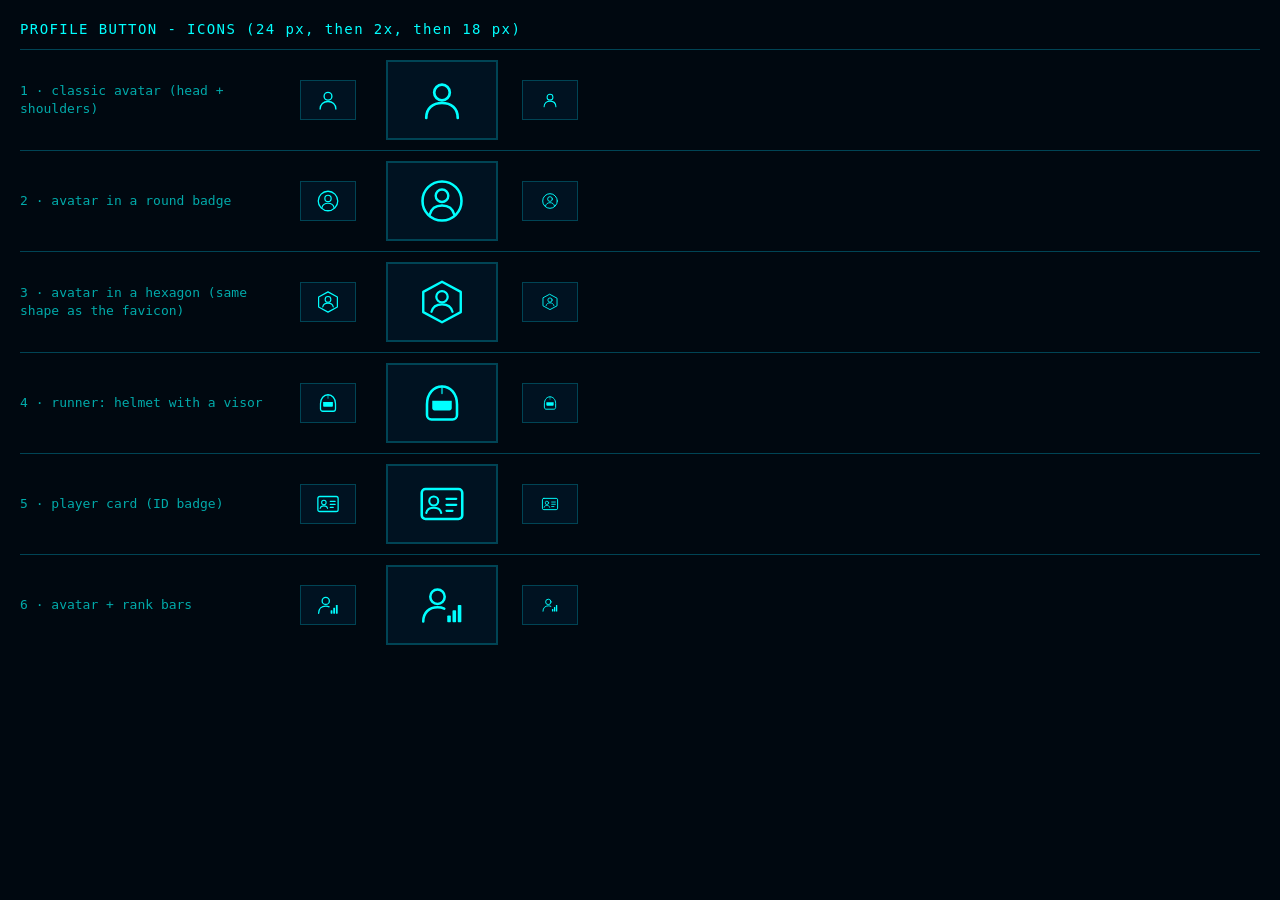
<file: drafts/profile-icons/preview.html>
<!doctype html><meta charset="utf-8"><title>PROFILE button - icons</title><style>
body{background:#000810;color:#93a1a1;font:13px/1.4 "JetBrains Mono",monospace;margin:20px}
h1{font-size:14px;color:#00ffff;font-weight:400;letter-spacing:.1em}
.row{display:flex;align-items:center;gap:30px;padding:30px 0;border-top:1px solid #004455}
.nm{width:250px;color:#00aaaa}
.btn{display:inline-flex;align-items:center;justify-content:center;border:1px solid #004455;padding:0 7px;min-width:40px;height:38px;background:rgba(0,20,35,.94)}
.btn svg{display:block}
.big{transform:scale(2);transform-origin:left center;margin-right:50px}
</style><h1>PROFILE BUTTON - ICONS (24 px, then 2x, then 18 px)</h1><div class="row"><div class="nm">1 · classic avatar (head + shoulders)</div><span class="btn"><svg width="24" height="24" xmlns="http://www.w3.org/2000/svg" viewBox="0 0 32 32"><circle cx="16" cy="11" r="5.2" fill="none" stroke="#00ffff" stroke-linejoin="round" stroke-linecap="round" stroke-width="1.8"/><path d="M5.5 28C5.5 21.5 10 18 16 18S26.5 21.5 26.5 28" fill="none" stroke="#00ffff" stroke-linejoin="round" stroke-linecap="round" stroke-width="1.8"/></svg></span><span class="btn big"><svg width="24" height="24" xmlns="http://www.w3.org/2000/svg" viewBox="0 0 32 32"><circle cx="16" cy="11" r="5.2" fill="none" stroke="#00ffff" stroke-linejoin="round" stroke-linecap="round" stroke-width="1.8"/><path d="M5.5 28C5.5 21.5 10 18 16 18S26.5 21.5 26.5 28" fill="none" stroke="#00ffff" stroke-linejoin="round" stroke-linecap="round" stroke-width="1.8"/></svg></span><span class="btn"><svg width="18" height="18" xmlns="http://www.w3.org/2000/svg" viewBox="0 0 32 32"><circle cx="16" cy="11" r="5.2" fill="none" stroke="#00ffff" stroke-linejoin="round" stroke-linecap="round" stroke-width="1.8"/><path d="M5.5 28C5.5 21.5 10 18 16 18S26.5 21.5 26.5 28" fill="none" stroke="#00ffff" stroke-linejoin="round" stroke-linecap="round" stroke-width="1.8"/></svg></span></div><div class="row"><div class="nm">2 · avatar in a round badge</div><span class="btn"><svg width="24" height="24" xmlns="http://www.w3.org/2000/svg" viewBox="0 0 32 32"><circle cx="16" cy="16" r="13" fill="none" stroke="#00ffff" stroke-linejoin="round" stroke-linecap="round" stroke-width="1.7"/><circle cx="16" cy="12.5" r="4.2" fill="none" stroke="#00ffff" stroke-linejoin="round" stroke-linecap="round" stroke-width="1.6"/><path d="M7.8 25.2C8.8 21 12 19 16 19S23.2 21 24.2 25.2" fill="none" stroke="#00ffff" stroke-linejoin="round" stroke-linecap="round" stroke-width="1.6"/></svg></span><span class="btn big"><svg width="24" height="24" xmlns="http://www.w3.org/2000/svg" viewBox="0 0 32 32"><circle cx="16" cy="16" r="13" fill="none" stroke="#00ffff" stroke-linejoin="round" stroke-linecap="round" stroke-width="1.7"/><circle cx="16" cy="12.5" r="4.2" fill="none" stroke="#00ffff" stroke-linejoin="round" stroke-linecap="round" stroke-width="1.6"/><path d="M7.8 25.2C8.8 21 12 19 16 19S23.2 21 24.2 25.2" fill="none" stroke="#00ffff" stroke-linejoin="round" stroke-linecap="round" stroke-width="1.6"/></svg></span><span class="btn"><svg width="18" height="18" xmlns="http://www.w3.org/2000/svg" viewBox="0 0 32 32"><circle cx="16" cy="16" r="13" fill="none" stroke="#00ffff" stroke-linejoin="round" stroke-linecap="round" stroke-width="1.7"/><circle cx="16" cy="12.5" r="4.2" fill="none" stroke="#00ffff" stroke-linejoin="round" stroke-linecap="round" stroke-width="1.6"/><path d="M7.8 25.2C8.8 21 12 19 16 19S23.2 21 24.2 25.2" fill="none" stroke="#00ffff" stroke-linejoin="round" stroke-linecap="round" stroke-width="1.6"/></svg></span></div><div class="row"><div class="nm">3 · avatar in a hexagon (same shape as the favicon)</div><span class="btn"><svg width="24" height="24" xmlns="http://www.w3.org/2000/svg" viewBox="0 0 32 32"><path d="M16 2.5L28.5 9.25V22.75L16 29.5L3.5 22.75V9.25Z" fill="none" stroke="#00ffff" stroke-linejoin="round" stroke-linecap="round" stroke-width="1.6"/><circle cx="16" cy="12.5" r="3.8" fill="none" stroke="#00ffff" stroke-linejoin="round" stroke-linecap="round" stroke-width="1.5"/><path d="M9 22.5C9.8 19 12.5 17.5 16 17.5S22.2 19 23 22.5" fill="none" stroke="#00ffff" stroke-linejoin="round" stroke-linecap="round" stroke-width="1.5"/></svg></span><span class="btn big"><svg width="24" height="24" xmlns="http://www.w3.org/2000/svg" viewBox="0 0 32 32"><path d="M16 2.5L28.5 9.25V22.75L16 29.5L3.5 22.75V9.25Z" fill="none" stroke="#00ffff" stroke-linejoin="round" stroke-linecap="round" stroke-width="1.6"/><circle cx="16" cy="12.5" r="3.8" fill="none" stroke="#00ffff" stroke-linejoin="round" stroke-linecap="round" stroke-width="1.5"/><path d="M9 22.5C9.8 19 12.5 17.5 16 17.5S22.2 19 23 22.5" fill="none" stroke="#00ffff" stroke-linejoin="round" stroke-linecap="round" stroke-width="1.5"/></svg></span><span class="btn"><svg width="18" height="18" xmlns="http://www.w3.org/2000/svg" viewBox="0 0 32 32"><path d="M16 2.5L28.5 9.25V22.75L16 29.5L3.5 22.75V9.25Z" fill="none" stroke="#00ffff" stroke-linejoin="round" stroke-linecap="round" stroke-width="1.6"/><circle cx="16" cy="12.5" r="3.8" fill="none" stroke="#00ffff" stroke-linejoin="round" stroke-linecap="round" stroke-width="1.5"/><path d="M9 22.5C9.8 19 12.5 17.5 16 17.5S22.2 19 23 22.5" fill="none" stroke="#00ffff" stroke-linejoin="round" stroke-linecap="round" stroke-width="1.5"/></svg></span></div><div class="row"><div class="nm">4 · runner: helmet with a visor</div><span class="btn"><svg width="24" height="24" xmlns="http://www.w3.org/2000/svg" viewBox="0 0 32 32"><path d="M6 17C6 9.8 10.4 5 16 5S26 9.8 26 17V24C26 25.7 24.7 27 23 27H9C7.3 27 6 25.7 6 24Z" fill="none" stroke="#00ffff" stroke-linejoin="round" stroke-linecap="round" stroke-width="1.7"/><path d="M9.5 14.5H22.5V19.5C22.5 20.3 21.8 21 21 21H11C10.2 21 9.5 20.3 9.5 19.5Z" fill="#00ffff"/><path d="M16 5V9.5" fill="none" stroke="#00ffff" stroke-linejoin="round" stroke-linecap="round" stroke-width="1.4" opacity=".6"/></svg></span><span class="btn big"><svg width="24" height="24" xmlns="http://www.w3.org/2000/svg" viewBox="0 0 32 32"><path d="M6 17C6 9.8 10.4 5 16 5S26 9.8 26 17V24C26 25.7 24.7 27 23 27H9C7.3 27 6 25.7 6 24Z" fill="none" stroke="#00ffff" stroke-linejoin="round" stroke-linecap="round" stroke-width="1.7"/><path d="M9.5 14.5H22.5V19.5C22.5 20.3 21.8 21 21 21H11C10.2 21 9.5 20.3 9.5 19.5Z" fill="#00ffff"/><path d="M16 5V9.5" fill="none" stroke="#00ffff" stroke-linejoin="round" stroke-linecap="round" stroke-width="1.4" opacity=".6"/></svg></span><span class="btn"><svg width="18" height="18" xmlns="http://www.w3.org/2000/svg" viewBox="0 0 32 32"><path d="M6 17C6 9.8 10.4 5 16 5S26 9.8 26 17V24C26 25.7 24.7 27 23 27H9C7.3 27 6 25.7 6 24Z" fill="none" stroke="#00ffff" stroke-linejoin="round" stroke-linecap="round" stroke-width="1.7"/><path d="M9.5 14.5H22.5V19.5C22.5 20.3 21.8 21 21 21H11C10.2 21 9.5 20.3 9.5 19.5Z" fill="#00ffff"/><path d="M16 5V9.5" fill="none" stroke="#00ffff" stroke-linejoin="round" stroke-linecap="round" stroke-width="1.4" opacity=".6"/></svg></span></div><div class="row"><div class="nm">5 · player card (ID badge)</div><span class="btn"><svg width="24" height="24" xmlns="http://www.w3.org/2000/svg" viewBox="0 0 32 32"><rect x="2.5" y="6" width="27" height="20" rx="2.5" fill="none" stroke="#00ffff" stroke-linejoin="round" stroke-linecap="round" stroke-width="1.7"/><circle cx="10.5" cy="14" r="3" fill="none" stroke="#00ffff" stroke-linejoin="round" stroke-linecap="round" stroke-width="1.4"/><path d="M5.5 22C6 19.5 8 18.5 10.5 18.5S15 19.5 15.5 22" fill="none" stroke="#00ffff" stroke-linejoin="round" stroke-linecap="round" stroke-width="1.4"/><path d="M19 12.5H25.5M19 16.5H25.5M19 20.5H23" fill="none" stroke="#00ffff" stroke-linejoin="round" stroke-linecap="round" stroke-width="1.5"/></svg></span><span class="btn big"><svg width="24" height="24" xmlns="http://www.w3.org/2000/svg" viewBox="0 0 32 32"><rect x="2.5" y="6" width="27" height="20" rx="2.5" fill="none" stroke="#00ffff" stroke-linejoin="round" stroke-linecap="round" stroke-width="1.7"/><circle cx="10.5" cy="14" r="3" fill="none" stroke="#00ffff" stroke-linejoin="round" stroke-linecap="round" stroke-width="1.4"/><path d="M5.5 22C6 19.5 8 18.5 10.5 18.5S15 19.5 15.5 22" fill="none" stroke="#00ffff" stroke-linejoin="round" stroke-linecap="round" stroke-width="1.4"/><path d="M19 12.5H25.5M19 16.5H25.5M19 20.5H23" fill="none" stroke="#00ffff" stroke-linejoin="round" stroke-linecap="round" stroke-width="1.5"/></svg></span><span class="btn"><svg width="18" height="18" xmlns="http://www.w3.org/2000/svg" viewBox="0 0 32 32"><rect x="2.5" y="6" width="27" height="20" rx="2.5" fill="none" stroke="#00ffff" stroke-linejoin="round" stroke-linecap="round" stroke-width="1.7"/><circle cx="10.5" cy="14" r="3" fill="none" stroke="#00ffff" stroke-linejoin="round" stroke-linecap="round" stroke-width="1.4"/><path d="M5.5 22C6 19.5 8 18.5 10.5 18.5S15 19.5 15.5 22" fill="none" stroke="#00ffff" stroke-linejoin="round" stroke-linecap="round" stroke-width="1.4"/><path d="M19 12.5H25.5M19 16.5H25.5M19 20.5H23" fill="none" stroke="#00ffff" stroke-linejoin="round" stroke-linecap="round" stroke-width="1.5"/></svg></span></div><div class="row"><div class="nm">6 · avatar + rank bars</div><span class="btn"><svg width="24" height="24" xmlns="http://www.w3.org/2000/svg" viewBox="0 0 32 32"><circle cx="13" cy="10.5" r="4.8" fill="none" stroke="#00ffff" stroke-linejoin="round" stroke-linecap="round" stroke-width="1.7"/><path d="M3.5 27C3.5 21 7.5 17.5 13 17.5C14.7 17.5 16.2 17.8 17.5 18.4" fill="none" stroke="#00ffff" stroke-linejoin="round" stroke-linecap="round" stroke-width="1.7"/><g fill="#00ffff"><rect x="19.5" y="23" width="2.4" height="4.5" rx=".5"/><rect x="23" y="19.5" width="2.4" height="8" rx=".5"/><rect x="26.5" y="16" width="2.4" height="11.5" rx=".5"/></g></svg></span><span class="btn big"><svg width="24" height="24" xmlns="http://www.w3.org/2000/svg" viewBox="0 0 32 32"><circle cx="13" cy="10.5" r="4.8" fill="none" stroke="#00ffff" stroke-linejoin="round" stroke-linecap="round" stroke-width="1.7"/><path d="M3.5 27C3.5 21 7.5 17.5 13 17.5C14.7 17.5 16.2 17.8 17.5 18.4" fill="none" stroke="#00ffff" stroke-linejoin="round" stroke-linecap="round" stroke-width="1.7"/><g fill="#00ffff"><rect x="19.5" y="23" width="2.4" height="4.5" rx=".5"/><rect x="23" y="19.5" width="2.4" height="8" rx=".5"/><rect x="26.5" y="16" width="2.4" height="11.5" rx=".5"/></g></svg></span><span class="btn"><svg width="18" height="18" xmlns="http://www.w3.org/2000/svg" viewBox="0 0 32 32"><circle cx="13" cy="10.5" r="4.8" fill="none" stroke="#00ffff" stroke-linejoin="round" stroke-linecap="round" stroke-width="1.7"/><path d="M3.5 27C3.5 21 7.5 17.5 13 17.5C14.7 17.5 16.2 17.8 17.5 18.4" fill="none" stroke="#00ffff" stroke-linejoin="round" stroke-linecap="round" stroke-width="1.7"/><g fill="#00ffff"><rect x="19.5" y="23" width="2.4" height="4.5" rx=".5"/><rect x="23" y="19.5" width="2.4" height="8" rx=".5"/><rect x="26.5" y="16" width="2.4" height="11.5" rx=".5"/></g></svg></span></div>
</file>
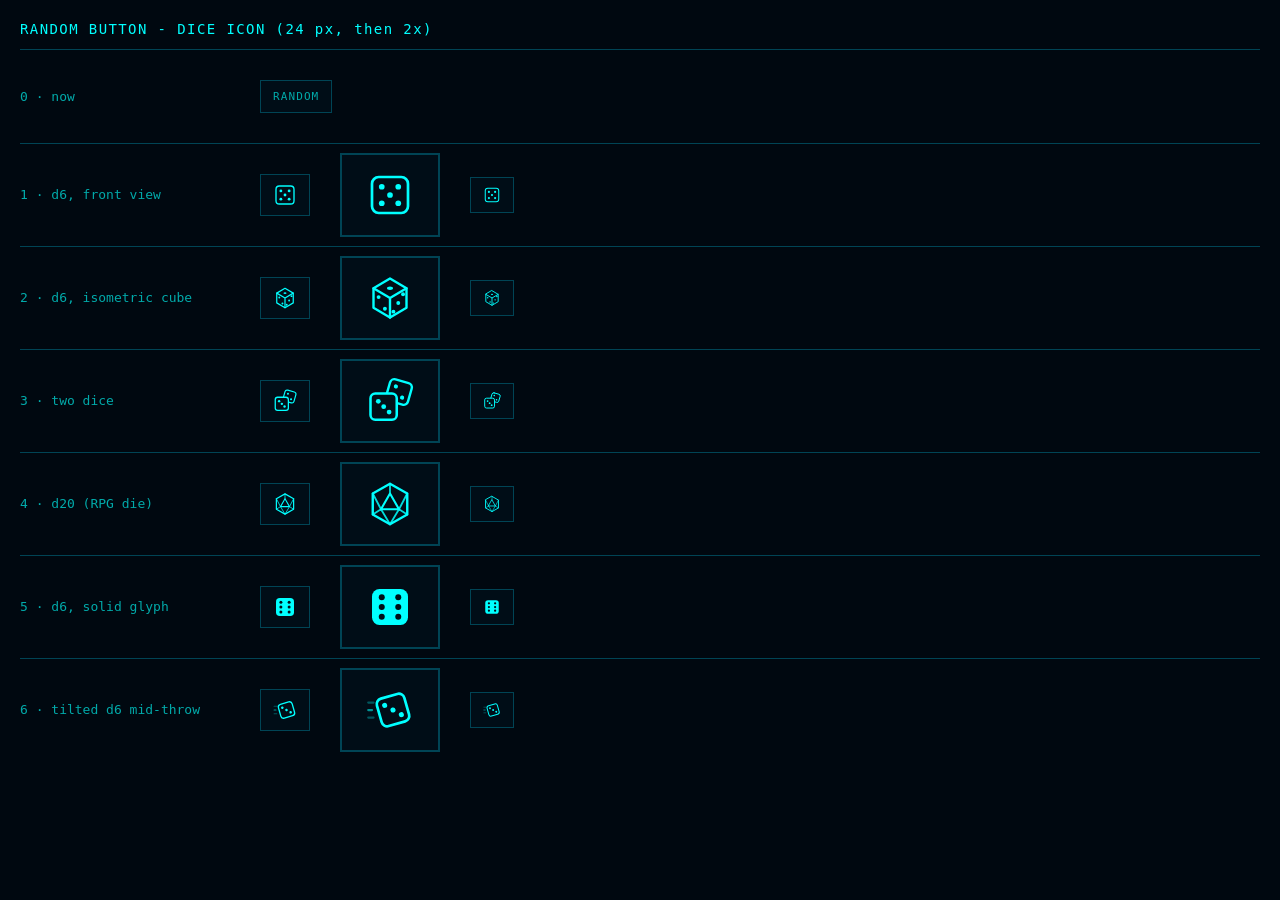
<file: drafts/random-dice/preview.html>
<!doctype html><meta charset="utf-8"><title>RANDOM button - dice icons</title><style>
body{background:#000810;color:#93a1a1;font:13px/1.4 "JetBrains Mono",monospace;margin:20px}
h1{font-size:14px;color:#00ffff;font-weight:400;letter-spacing:.1em}
.row{display:flex;align-items:center;gap:30px;padding:30px 0;border-top:1px solid #004455}
.nm{width:210px;color:#00aaaa}
.btn{display:inline-flex;align-items:center;justify-content:center;border:1px solid #004455;padding:8px 12px;background:rgba(0,14,24,.9);color:#00aaaa}
.btn svg{display:block}
.big{transform:scale(2);transform-origin:left center;margin-right:50px}
.old{letter-spacing:.1em;font-size:11px}
</style><h1>RANDOM BUTTON - DICE ICON (24 px, then 2x)</h1><div class="row"><div class="nm">0 · now</div><span class="btn old">RANDOM</span></div><div class="row"><div class="nm">1 · d6, front view</div><span class="btn"><svg width="24" height="24" xmlns="http://www.w3.org/2000/svg" viewBox="0 0 32 32"><rect x="4" y="4" width="24" height="24" rx="4.5" fill="none" stroke="#00ffff" stroke-linejoin="round" stroke-linecap="round" stroke-width="1.8"/><circle cx="10.5" cy="10.5" r="1.9" fill="#00ffff"/><circle cx="21.5" cy="10.5" r="1.9" fill="#00ffff"/><circle cx="16" cy="16" r="1.9" fill="#00ffff"/><circle cx="10.5" cy="21.5" r="1.9" fill="#00ffff"/><circle cx="21.5" cy="21.5" r="1.9" fill="#00ffff"/></svg></span><span class="btn big"><svg width="24" height="24" xmlns="http://www.w3.org/2000/svg" viewBox="0 0 32 32"><rect x="4" y="4" width="24" height="24" rx="4.5" fill="none" stroke="#00ffff" stroke-linejoin="round" stroke-linecap="round" stroke-width="1.8"/><circle cx="10.5" cy="10.5" r="1.9" fill="#00ffff"/><circle cx="21.5" cy="10.5" r="1.9" fill="#00ffff"/><circle cx="16" cy="16" r="1.9" fill="#00ffff"/><circle cx="10.5" cy="21.5" r="1.9" fill="#00ffff"/><circle cx="21.5" cy="21.5" r="1.9" fill="#00ffff"/></svg></span><span class="btn"><svg width="18" height="18" xmlns="http://www.w3.org/2000/svg" viewBox="0 0 32 32"><rect x="4" y="4" width="24" height="24" rx="4.5" fill="none" stroke="#00ffff" stroke-linejoin="round" stroke-linecap="round" stroke-width="1.8"/><circle cx="10.5" cy="10.5" r="1.9" fill="#00ffff"/><circle cx="21.5" cy="10.5" r="1.9" fill="#00ffff"/><circle cx="16" cy="16" r="1.9" fill="#00ffff"/><circle cx="10.5" cy="21.5" r="1.9" fill="#00ffff"/><circle cx="21.5" cy="21.5" r="1.9" fill="#00ffff"/></svg></span></div><div class="row"><div class="nm">2 · d6, isometric cube</div><span class="btn"><svg width="24" height="24" xmlns="http://www.w3.org/2000/svg" viewBox="0 0 32 32"><path d="M16 3L27 9.5V22.5L16 29L5 22.5V9.5Z" fill="none" stroke="#00ffff" stroke-linejoin="round" stroke-linecap="round" stroke-width="1.6"/><path d="M5 9.5L16 16L27 9.5M16 16V29" fill="none" stroke="#00ffff" stroke-linejoin="round" stroke-linecap="round" stroke-width="1.6"/><ellipse cx="16" cy="9.5" rx="2" ry="1.1" fill="#00ffff"/><circle cx="8.4" cy="15.4" r="1.3" fill="#00ffff"/><circle cx="12.6" cy="23.2" r="1.3" fill="#00ffff"/><circle cx="24.7" cy="13.5" r="1.3" fill="#00ffff"/><circle cx="21.5" cy="19.3" r="1.3" fill="#00ffff"/><circle cx="18.3" cy="25.1" r="1.3" fill="#00ffff"/></svg></span><span class="btn big"><svg width="24" height="24" xmlns="http://www.w3.org/2000/svg" viewBox="0 0 32 32"><path d="M16 3L27 9.5V22.5L16 29L5 22.5V9.5Z" fill="none" stroke="#00ffff" stroke-linejoin="round" stroke-linecap="round" stroke-width="1.6"/><path d="M5 9.5L16 16L27 9.5M16 16V29" fill="none" stroke="#00ffff" stroke-linejoin="round" stroke-linecap="round" stroke-width="1.6"/><ellipse cx="16" cy="9.5" rx="2" ry="1.1" fill="#00ffff"/><circle cx="8.4" cy="15.4" r="1.3" fill="#00ffff"/><circle cx="12.6" cy="23.2" r="1.3" fill="#00ffff"/><circle cx="24.7" cy="13.5" r="1.3" fill="#00ffff"/><circle cx="21.5" cy="19.3" r="1.3" fill="#00ffff"/><circle cx="18.3" cy="25.1" r="1.3" fill="#00ffff"/></svg></span><span class="btn"><svg width="18" height="18" xmlns="http://www.w3.org/2000/svg" viewBox="0 0 32 32"><path d="M16 3L27 9.5V22.5L16 29L5 22.5V9.5Z" fill="none" stroke="#00ffff" stroke-linejoin="round" stroke-linecap="round" stroke-width="1.6"/><path d="M5 9.5L16 16L27 9.5M16 16V29" fill="none" stroke="#00ffff" stroke-linejoin="round" stroke-linecap="round" stroke-width="1.6"/><ellipse cx="16" cy="9.5" rx="2" ry="1.1" fill="#00ffff"/><circle cx="8.4" cy="15.4" r="1.3" fill="#00ffff"/><circle cx="12.6" cy="23.2" r="1.3" fill="#00ffff"/><circle cx="24.7" cy="13.5" r="1.3" fill="#00ffff"/><circle cx="21.5" cy="19.3" r="1.3" fill="#00ffff"/><circle cx="18.3" cy="25.1" r="1.3" fill="#00ffff"/></svg></span></div><div class="row"><div class="nm">3 · two dice</div><span class="btn"><svg width="24" height="24" xmlns="http://www.w3.org/2000/svg" viewBox="0 0 32 32"><g transform="rotate(16 22 10)"><rect x="14.5" y="2.5" width="15" height="15" rx="3" fill="none" stroke="#00ffff" stroke-linejoin="round" stroke-linecap="round" stroke-width="1.6"/><circle cx="19" cy="7" r="1.4" fill="#00ffff"/><circle cx="25" cy="13" r="1.4" fill="#00ffff"/></g><rect x="3" y="11" width="17.5" height="17.5" rx="3.2" fill="#001018" stroke="#00ffff" stroke-width="1.7"/><circle cx="8.2" cy="16.2" r="1.6" fill="#00ffff"/><circle cx="11.8" cy="19.8" r="1.6" fill="#00ffff"/><circle cx="15.4" cy="23.4" r="1.6" fill="#00ffff"/></svg></span><span class="btn big"><svg width="24" height="24" xmlns="http://www.w3.org/2000/svg" viewBox="0 0 32 32"><g transform="rotate(16 22 10)"><rect x="14.5" y="2.5" width="15" height="15" rx="3" fill="none" stroke="#00ffff" stroke-linejoin="round" stroke-linecap="round" stroke-width="1.6"/><circle cx="19" cy="7" r="1.4" fill="#00ffff"/><circle cx="25" cy="13" r="1.4" fill="#00ffff"/></g><rect x="3" y="11" width="17.5" height="17.5" rx="3.2" fill="#001018" stroke="#00ffff" stroke-width="1.7"/><circle cx="8.2" cy="16.2" r="1.6" fill="#00ffff"/><circle cx="11.8" cy="19.8" r="1.6" fill="#00ffff"/><circle cx="15.4" cy="23.4" r="1.6" fill="#00ffff"/></svg></span><span class="btn"><svg width="18" height="18" xmlns="http://www.w3.org/2000/svg" viewBox="0 0 32 32"><g transform="rotate(16 22 10)"><rect x="14.5" y="2.5" width="15" height="15" rx="3" fill="none" stroke="#00ffff" stroke-linejoin="round" stroke-linecap="round" stroke-width="1.6"/><circle cx="19" cy="7" r="1.4" fill="#00ffff"/><circle cx="25" cy="13" r="1.4" fill="#00ffff"/></g><rect x="3" y="11" width="17.5" height="17.5" rx="3.2" fill="#001018" stroke="#00ffff" stroke-width="1.7"/><circle cx="8.2" cy="16.2" r="1.6" fill="#00ffff"/><circle cx="11.8" cy="19.8" r="1.6" fill="#00ffff"/><circle cx="15.4" cy="23.4" r="1.6" fill="#00ffff"/></svg></span></div><div class="row"><div class="nm">4 · d20 (RPG die)</div><span class="btn"><svg width="24" height="24" xmlns="http://www.w3.org/2000/svg" viewBox="0 0 32 32"><path d="M16 2.5L27.5 9V23L16 29.5L4.5 23V9Z" fill="none" stroke="#00ffff" stroke-linejoin="round" stroke-linecap="round" stroke-width="1.6"/><path d="M16 9L22 19.5H10Z" fill="none" stroke="#00ffff" stroke-linejoin="round" stroke-linecap="round" stroke-width="1.4"/><path d="M16 9V2.5M22 19.5L27.5 23M22 19.5L27.5 9M10 19.5L4.5 23M10 19.5L4.5 9M22 19.5L16 29.5M10 19.5L16 29.5" fill="none" stroke="#00ffff" stroke-linejoin="round" stroke-linecap="round" stroke-width="1.2" opacity=".85"/></svg></span><span class="btn big"><svg width="24" height="24" xmlns="http://www.w3.org/2000/svg" viewBox="0 0 32 32"><path d="M16 2.5L27.5 9V23L16 29.5L4.5 23V9Z" fill="none" stroke="#00ffff" stroke-linejoin="round" stroke-linecap="round" stroke-width="1.6"/><path d="M16 9L22 19.5H10Z" fill="none" stroke="#00ffff" stroke-linejoin="round" stroke-linecap="round" stroke-width="1.4"/><path d="M16 9V2.5M22 19.5L27.5 23M22 19.5L27.5 9M10 19.5L4.5 23M10 19.5L4.5 9M22 19.5L16 29.5M10 19.5L16 29.5" fill="none" stroke="#00ffff" stroke-linejoin="round" stroke-linecap="round" stroke-width="1.2" opacity=".85"/></svg></span><span class="btn"><svg width="18" height="18" xmlns="http://www.w3.org/2000/svg" viewBox="0 0 32 32"><path d="M16 2.5L27.5 9V23L16 29.5L4.5 23V9Z" fill="none" stroke="#00ffff" stroke-linejoin="round" stroke-linecap="round" stroke-width="1.6"/><path d="M16 9L22 19.5H10Z" fill="none" stroke="#00ffff" stroke-linejoin="round" stroke-linecap="round" stroke-width="1.4"/><path d="M16 9V2.5M22 19.5L27.5 23M22 19.5L27.5 9M10 19.5L4.5 23M10 19.5L4.5 9M22 19.5L16 29.5M10 19.5L16 29.5" fill="none" stroke="#00ffff" stroke-linejoin="round" stroke-linecap="round" stroke-width="1.2" opacity=".85"/></svg></span></div><div class="row"><div class="nm">5 · d6, solid glyph</div><span class="btn"><svg width="24" height="24" xmlns="http://www.w3.org/2000/svg" viewBox="0 0 32 32"><rect x="4" y="4" width="24" height="24" rx="5" fill="#00ffff"/><circle cx="10.5" cy="9.5" r="2" fill="#001018"/><circle cx="10.5" cy="16" r="2" fill="#001018"/><circle cx="10.5" cy="22.5" r="2" fill="#001018"/><circle cx="21.5" cy="9.5" r="2" fill="#001018"/><circle cx="21.5" cy="16" r="2" fill="#001018"/><circle cx="21.5" cy="22.5" r="2" fill="#001018"/></svg></span><span class="btn big"><svg width="24" height="24" xmlns="http://www.w3.org/2000/svg" viewBox="0 0 32 32"><rect x="4" y="4" width="24" height="24" rx="5" fill="#00ffff"/><circle cx="10.5" cy="9.5" r="2" fill="#001018"/><circle cx="10.5" cy="16" r="2" fill="#001018"/><circle cx="10.5" cy="22.5" r="2" fill="#001018"/><circle cx="21.5" cy="9.5" r="2" fill="#001018"/><circle cx="21.5" cy="16" r="2" fill="#001018"/><circle cx="21.5" cy="22.5" r="2" fill="#001018"/></svg></span><span class="btn"><svg width="18" height="18" xmlns="http://www.w3.org/2000/svg" viewBox="0 0 32 32"><rect x="4" y="4" width="24" height="24" rx="5" fill="#00ffff"/><circle cx="10.5" cy="9.5" r="2" fill="#001018"/><circle cx="10.5" cy="16" r="2" fill="#001018"/><circle cx="10.5" cy="22.5" r="2" fill="#001018"/><circle cx="21.5" cy="9.5" r="2" fill="#001018"/><circle cx="21.5" cy="16" r="2" fill="#001018"/><circle cx="21.5" cy="22.5" r="2" fill="#001018"/></svg></span></div><div class="row"><div class="nm">6 · tilted d6 mid-throw</div><span class="btn"><svg width="24" height="24" xmlns="http://www.w3.org/2000/svg" viewBox="0 0 32 32"><g stroke="#00ffff" stroke-width="1.5" stroke-linecap="round"><line x1="1.5" y1="11" x2="5" y2="11" opacity=".3"/><line x1="1.5" y1="16" x2="4" y2="16" opacity=".55"/><line x1="1.5" y1="21" x2="5" y2="21" opacity=".3"/></g><g transform="rotate(-16 18 16)"><rect x="8.5" y="6.5" width="19" height="19" rx="3.8" fill="none" stroke="#00ffff" stroke-linejoin="round" stroke-linecap="round" stroke-width="1.8"/><circle cx="13.5" cy="11.5" r="1.7" fill="#00ffff"/><circle cx="18" cy="16" r="1.7" fill="#00ffff"/><circle cx="22.5" cy="20.5" r="1.7" fill="#00ffff"/></g></svg></span><span class="btn big"><svg width="24" height="24" xmlns="http://www.w3.org/2000/svg" viewBox="0 0 32 32"><g stroke="#00ffff" stroke-width="1.5" stroke-linecap="round"><line x1="1.5" y1="11" x2="5" y2="11" opacity=".3"/><line x1="1.5" y1="16" x2="4" y2="16" opacity=".55"/><line x1="1.5" y1="21" x2="5" y2="21" opacity=".3"/></g><g transform="rotate(-16 18 16)"><rect x="8.5" y="6.5" width="19" height="19" rx="3.8" fill="none" stroke="#00ffff" stroke-linejoin="round" stroke-linecap="round" stroke-width="1.8"/><circle cx="13.5" cy="11.5" r="1.7" fill="#00ffff"/><circle cx="18" cy="16" r="1.7" fill="#00ffff"/><circle cx="22.5" cy="20.5" r="1.7" fill="#00ffff"/></g></svg></span><span class="btn"><svg width="18" height="18" xmlns="http://www.w3.org/2000/svg" viewBox="0 0 32 32"><g stroke="#00ffff" stroke-width="1.5" stroke-linecap="round"><line x1="1.5" y1="11" x2="5" y2="11" opacity=".3"/><line x1="1.5" y1="16" x2="4" y2="16" opacity=".55"/><line x1="1.5" y1="21" x2="5" y2="21" opacity=".3"/></g><g transform="rotate(-16 18 16)"><rect x="8.5" y="6.5" width="19" height="19" rx="3.8" fill="none" stroke="#00ffff" stroke-linejoin="round" stroke-linecap="round" stroke-width="1.8"/><circle cx="13.5" cy="11.5" r="1.7" fill="#00ffff"/><circle cx="18" cy="16" r="1.7" fill="#00ffff"/><circle cx="22.5" cy="20.5" r="1.7" fill="#00ffff"/></g></svg></span></div>
</file>
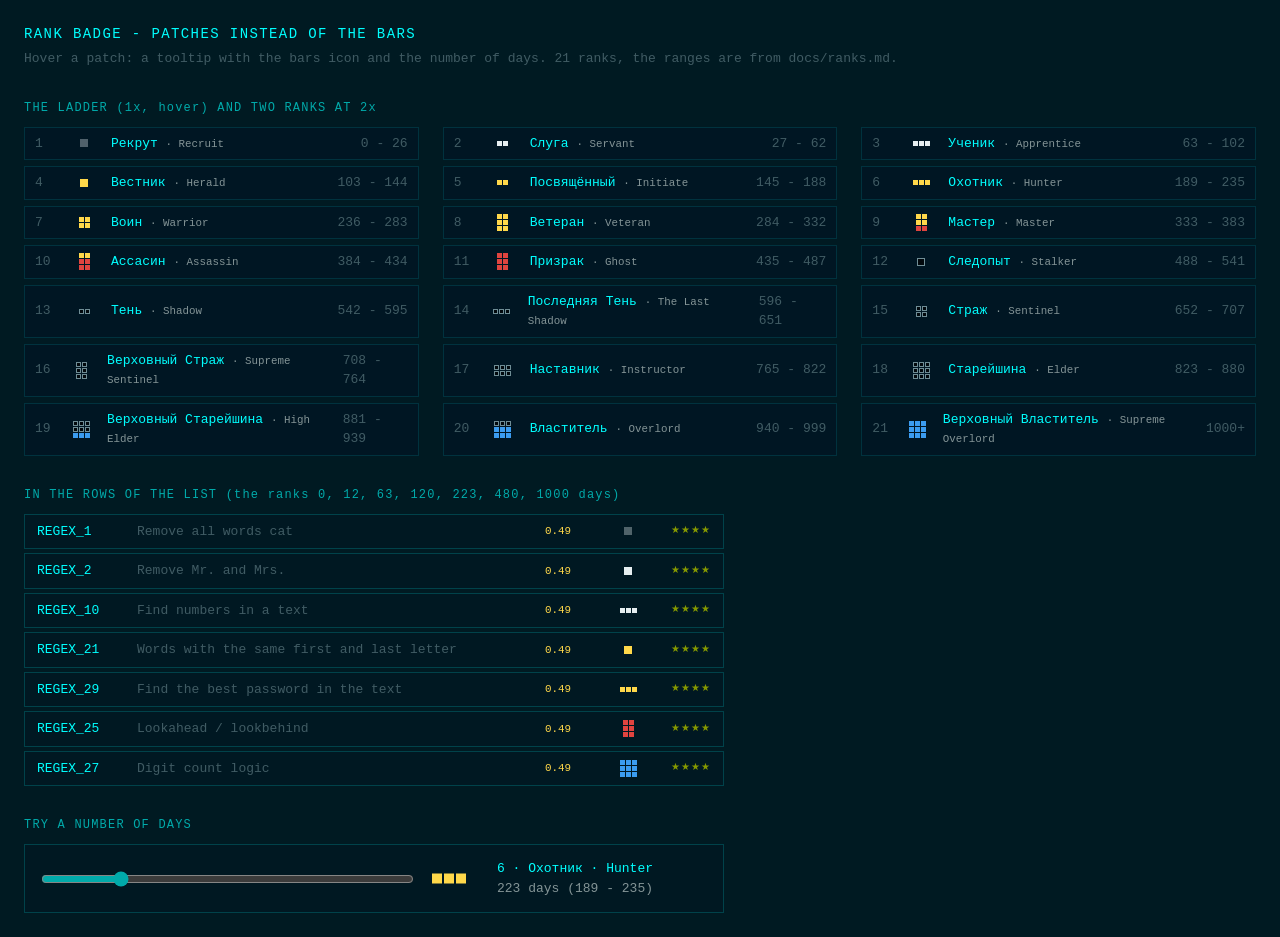
<file: drafts/rank-badges/preview.html>
<!doctype html>
<meta charset="utf-8">
<title>RANK badge - patches instead of the bars</title>
<style>
  :root { --c:#00ffff; --cd:#00aaaa; --cm:#004455; --txd:#405c64; --tx:#839496; }
  * { box-sizing: border-box; margin: 0; padding: 0; }
  body { background:#001a22; color:var(--tx); font:13px/1.5 "JetBrains Mono",monospace; margin:24px; }
  h1 { font-size:14px; color:var(--c); font-weight:400; letter-spacing:.1em; margin-bottom:4px; }
  h2 { font-size:12px; color:var(--cd); font-weight:400; letter-spacing:.1em; margin:30px 0 10px; }
  p.note { color:var(--txd); margin-bottom:10px; }

  /* ── the patch: rows of small squares; hover = a tooltip with the old bars icon and the number ── */
  .rk { position:relative; display:inline-flex; flex-direction:column; justify-content:center; gap:1px; vertical-align:middle; cursor:default; }
  .rk .r { display:flex; gap:1px; }
  .rk i { display:block; width:5px; height:5px; }
  .rk i.one { width:8px; height:8px; }
  .rk i.w { background:#e6eef0; }
  .rk i.y { background:#ffd84a; }
  .rk i.r { background:#e0443f; }
  .rk i.k { background:#02080c; box-shadow:inset 0 0 0 1px #6f8d95; }
  .rk i.b { background:#3b9cf0; }
  .rk.zero { opacity:.35; }
  .rk .tip {
    position:absolute; left:50%; bottom:calc(100% + 7px); transform:translate(-50%,3px);
    display:flex; align-items:center; gap:5px; white-space:nowrap;
    padding:3px 8px; background:rgba(0,20,35,.97); border:1px solid #6c71c4; color:#6c71c4;
    font-size:.68rem; opacity:0; pointer-events:none; transition:opacity .12s, transform .12s; z-index:10;
  }
  .rk .tip svg { display:block; }
  .rk .tip b { font-weight:400; }
  .rk:hover .tip { opacity:1; transform:translate(-50%,0); }
  .rk.big { transform:scale(2); transform-origin:left center; margin-right:30px; }
  .rk.big .tip { transform:translate(-50%,3px) scale(.5); }
  .rk.big:hover .tip { transform:translate(-50%,0) scale(.5); }

  /* the ladder */
  .lad { display:grid; grid-template-columns:repeat(auto-fill,minmax(390px,1fr)); gap:6px 24px; }
  .lad div { display:flex; align-items:center; gap:12px; padding:6px 10px; border:1px solid rgba(0,255,255,.12); background:rgba(0,20,35,.6); }
  .lad .n { width:22px; color:var(--txd); }
  .lad .p { width:30px; display:flex; justify-content:center; }
  .lad .d { margin-left:auto; color:var(--txd); }
  .lad .nm { color:var(--c); }
  .lad .nm small { color:var(--tx); }

  /* mock rows, like the task list / the search rows of the app */
  .rows { max-width:700px; }
  .row { display:flex; align-items:center; gap:10px; padding:7px 12px; margin-bottom:4px; border:1px solid rgba(0,255,255,.18); background:rgba(0,24,35,.9); }
  .row .id { color:var(--c); width:90px; }
  .row .ds { flex:1; color:var(--txd); overflow:hidden; text-overflow:ellipsis; white-space:nowrap; }
  .row .coin { color:#ffd84a; display:inline-flex; align-items:center; gap:4px; font-size:.68rem; min-width:56px; }
  .row .st { color:#859900; letter-spacing:1px; font-size:.65rem; width:56px; text-align:right; }
  .row .rkw { width:34px; display:flex; justify-content:center; }
  .row .rkn { font-size:.68rem; color:#6c71c4; width:34px; }

  /* the slider */
  .try { display:flex; align-items:center; gap:18px; padding:14px 16px; border:1px solid rgba(0,255,255,.18); background:rgba(0,24,35,.9); max-width:700px; }
  .try input { flex:1; accent-color:#00aaaa; }
  .try .out { min-width:210px; }
  .try .nm { color:var(--c); }
</style>

<h1>RANK BADGE - PATCHES INSTEAD OF THE BARS</h1>
<p class="note">Hover a patch: a tooltip with the bars icon and the number of days. 21 ranks, the ranges are from docs/ranks.md.</p>

<h2>THE LADDER (1x, hover) AND TWO RANKS AT 2x</h2>
<div class="lad" id="lad"></div>

<h2>IN THE ROWS OF THE LIST (the ranks 0, 12, 63, 120, 223, 480, 1000 days)</h2>
<div class="rows" id="rows"></div>

<h2>TRY A NUMBER OF DAYS</h2>
<div class="try">
  <input id="sl" type="range" min="0" max="1100" value="223">
  <span id="slp"></span>
  <span class="out"><span class="nm" id="slnm"></span><br><span id="sld"></span></span>
</div>

<script>
// the 21 ranks of docs/ranks.md: a rank k starts at round(1000 * ((k - 1) / 20) ^ 1.2) days
const NAMES = [
  ["Рекрут","Recruit"],["Слуга","Servant"],["Ученик","Apprentice"],["Вестник","Herald"],["Посвящённый","Initiate"],
  ["Охотник","Hunter"],["Воин","Warrior"],["Ветеран","Veteran"],["Мастер","Master"],["Ассасин","Assassin"],
  ["Призрак","Ghost"],["Следопыт","Stalker"],["Тень","Shadow"],["Последняя Тень","The Last Shadow"],["Страж","Sentinel"],
  ["Верховный Страж","Supreme Sentinel"],["Наставник","Instructor"],["Старейшина","Elder"],["Верховный Старейшина","High Elder"],
  ["Властитель","Overlord"],["Верховный Властитель","Supreme Overlord"],
];
const START = Array.from({length:21}, (_, n) => Math.round(1000 * Math.pow(n / 20, 1.2)));
// the patches (w white, y yellow, r red, k black, b blue); a row is a string
const P = [
  ["w"],["ww"],["www"],["y"],["yy"],["yyy"],["yy","yy"],["yy","yy","yy"],["yy","yy","rr"],["yy","rr","rr"],["rr","rr","rr"],
  ["k"],["kk"],["kkk"],["kk","kk"],["kk","kk","kk"],["kkk","kkk"],["kkk","kkk","kkk"],["kkk","kkk","bbb"],["kkk","bbb","bbb"],["bbb","bbb","bbb"],
];
const BARS = '<svg width="11" height="11" viewBox="0 0 16 16" aria-hidden="true"><rect x="1" y="11" width="2.6" height="4" rx=".6" fill="currentColor"/><rect x="5" y="8" width="2.6" height="7" rx=".6" fill="currentColor"/><rect x="9" y="5" width="2.6" height="10" rx=".6" fill="currentColor"/><rect x="13" y="1.5" width="2.6" height="13.5" rx=".6" fill="currentColor"/></svg>';

const step = (days) => { let k = 0; for (let i = 0; i < 21; i++) if (days >= START[i]) k = i; return k; };
const range = (k) => (k === 20 ? START[20] + "+" : START[k] + " - " + (START[k + 1] - 1));

function patch(days, big) {
  const k = step(days), rows = P[k];
  const single = rows.length === 1 && rows[0].length === 1;
  const html = rows.map((r) => '<span class="r">' + [...r].map((c) => '<i class="' + c + (single ? " one" : "") + '"></i>').join("") + "</span>").join("");
  return '<span class="rk' + (days ? "" : " zero") + (big ? " big" : "") + '">' + html +
    '<span class="tip">' + BARS + "<b>" + days + "</b></span></span>";
}

// the ladder: one example number per rank (its first day), the first two ranks with 2x too
document.getElementById("lad").innerHTML = NAMES.map((nm, k) =>
  '<div><span class="n">' + (k + 1) + '</span><span class="p">' + patch(START[k]) + '</span>' +
  '<span class="nm">' + nm[0] + ' <small>· ' + nm[1] + '</small></span><span class="d">' + range(k) + "</span></div>").join("");

const demo = [[ "REGEX_1","Remove all words cat",0 ],[ "REGEX_2","Remove Mr. and Mrs.",12 ],[ "REGEX_10","Find numbers in a text",63 ],
  [ "REGEX_21","Words with the same first and last letter",120 ],[ "REGEX_29","Find the best password in the text",223 ],
  [ "REGEX_25","Lookahead / lookbehind",480 ],[ "REGEX_27","Digit count logic",1000 ]];
document.getElementById("rows").innerHTML = demo.map(([id, ds, d]) =>
  '<div class="row"><span class="id">' + id + '</span><span class="ds">' + ds + '</span>' +
  '<span class="coin">0.49</span><span class="rkw">' + patch(d) + '</span><span class="st">★★★★</span></div>').join("");

const sl = document.getElementById("sl");
const draw = () => {
  const d = +sl.value, k = step(d);
  document.getElementById("slp").innerHTML = patch(d, true);
  document.getElementById("slnm").textContent = (k + 1) + " · " + NAMES[k][0] + " · " + NAMES[k][1];
  document.getElementById("sld").textContent = d + " days (" + range(k) + ")";
};
sl.addEventListener("input", draw); draw();
</script>
</file>
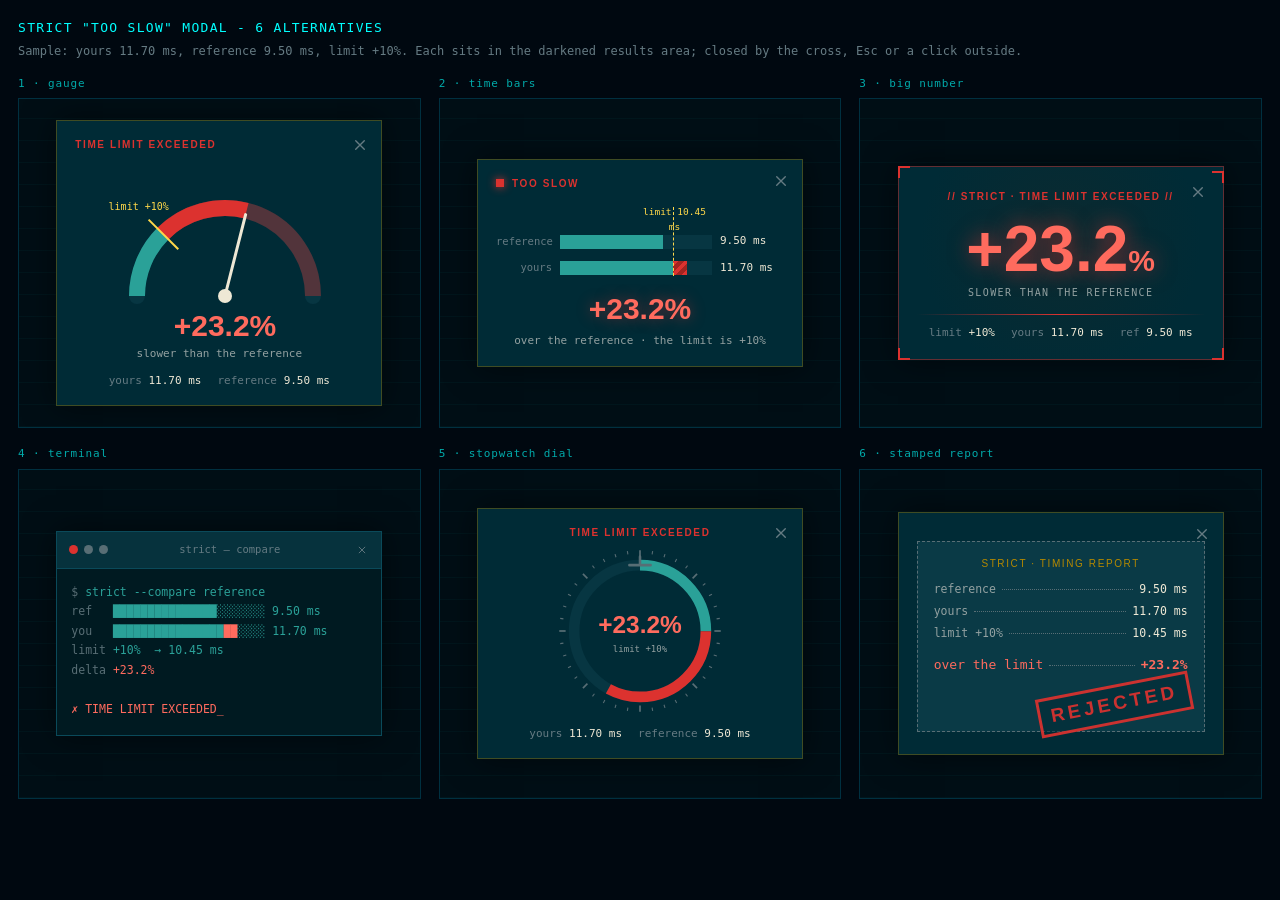
<file: drafts/strict-modal/preview.html>
<!doctype html><meta charset="utf-8"><title>STRICT "too slow" modal - 6 alternatives</title><style>
:root{--bd:#004455;--txd:#657b83}
*{box-sizing:border-box}
body{background:#000810;color:#93a1a1;font:12px/1.5 "JetBrains Mono",monospace;margin:18px}
h1{font-size:13px;color:#00ffff;font-weight:400;letter-spacing:.1em;margin:0 0 4px}
p.note{margin:0 0 16px;color:#657b83}
.grid{display:grid;grid-template-columns:repeat(auto-fill,minmax(360px,1fr));gap:18px}
.slot h2{font-size:11px;font-weight:400;color:#00aaaa;margin:0 0 6px;letter-spacing:.08em}
/* the results area: dark and blurred, the design sits in the middle of it */
.area{height:330px;background:rgba(0,15,22,.92);border:1px solid #003040;display:flex;align-items:center;justify-content:center;position:relative;overflow:hidden}
.area:before{content:"";position:absolute;inset:0;background:repeating-linear-gradient(0deg,rgba(0,255,255,.03) 0 1px,transparent 1px 22px)}
.card{position:relative;width:326px;background:#002b36;border:1px solid rgba(181,137,0,.35);box-shadow:0 0 30px rgba(0,0,0,.5);padding:16px 18px;text-align:center}
.x{position:absolute;top:8px;right:8px;width:26px;height:26px;display:flex;align-items:center;justify-content:center;background:transparent;border:1px solid transparent;color:#657b83;cursor:pointer}
.x:hover{color:#b58900;border-color:rgba(181,137,0,.6)}
.tag{font-family:Orbitron,sans-serif;font-weight:700;font-size:10px;letter-spacing:.16em;color:#dc322f;text-align:left;padding-right:30px}
.tag.center{text-align:center;padding:0}
.sub{color:#93a1a1;font-size:11px;margin-top:2px}.sub.up{text-transform:uppercase;letter-spacing:.14em;font-size:10px}
.nums{display:flex;justify-content:center;gap:16px;margin-top:10px;color:#657b83;font-size:11px}
.nums b{color:#eee8d5;font-weight:400}
.red{color:#ff6b5e}
/* 1 */
.c1 svg{display:block;margin:6px auto 0}
/* 2 */
.c2 .dot{display:inline-block;width:8px;height:8px;background:#dc322f;margin-right:8px;box-shadow:0 0 8px #dc322f}
.bars{position:relative;margin-top:16px;padding-top:16px}
.row{display:flex;align-items:center;gap:8px;margin:10px 0}
.lbl{width:56px;text-align:right;color:#657b83;font-size:10.5px}
.track{position:relative;flex:1;height:14px;background:#073642}
.bar{position:absolute;top:0;left:0;height:100%}
.bar.ok{background:#2aa198}
.bar.over{background:repeating-linear-gradient(135deg,#dc322f 0 4px,#a32420 4px 8px)}
.val{width:64px;text-align:left;color:#eee8d5;font-size:11px}
.limitline{position:absolute;top:0;bottom:0;border-left:1px dashed #ffd84a}
.limitline span{position:absolute;top:-2px;left:-40px;width:80px;text-align:center;color:#ffd84a;font-size:9.5px}
.big{font-family:Orbitron,sans-serif;font-weight:700;font-size:30px;color:#ff6b5e;margin-top:10px;text-shadow:0 0 14px rgba(220,50,47,.5)}
/* 3 */
.c3{border-color:rgba(220,50,47,.45);padding:22px 18px 18px;background:radial-gradient(circle at 50% 38%,#0b2a30 0,#002b36 70%)}
.huge{font-family:Orbitron,sans-serif;font-weight:900;font-size:64px;line-height:1.05;color:#ff6b5e;text-shadow:0 0 22px rgba(220,50,47,.65);margin-top:12px}
.huge small{font-size:30px}
.rule{height:1px;background:linear-gradient(90deg,transparent,#dc322f,transparent);margin:14px 0 4px}
.corner{position:absolute;width:12px;height:12px;border:2px solid #dc322f}
.corner.tl{top:-1px;left:-1px;border-right:none;border-bottom:none}
.corner.tr{top:-1px;right:-1px;border-left:none;border-bottom:none}
.corner.bl{bottom:-1px;left:-1px;border-right:none;border-top:none}
.corner.br{bottom:-1px;right:-1px;border-left:none;border-top:none}
.c3 .x{top:12px;right:12px}
/* 4 */
.c4{padding:0;text-align:left;background:#001a21;border-color:#0a4a5a}
.tbar{display:flex;align-items:center;gap:6px;padding:7px 8px 7px 12px;background:#06323d;border-bottom:1px solid #0a4a5a;color:#657b83;font-size:10.5px}
.tbar i{width:9px;height:9px;border-radius:50%;background:#586e75}.tbar i:first-child{background:#dc322f}
.tbar span{flex:1;text-align:center}
.tbar .x{position:static;margin-left:auto;width:22px;height:22px}
.c4 pre{margin:0;padding:14px 14px 16px;color:#eee8d5;font:11.5px/1.7 "JetBrains Mono",monospace;white-space:pre}
.c4 .dim{color:#586e75}
.c4 em{font-style:normal;color:#ff6b5e}
.c4 pre{color:#2aa198}.c4 pre em{color:#ff6b5e}
.blink{color:#ff6b5e;animation:b 1s steps(2) infinite}@keyframes b{50%{opacity:0}}
/* 5 */
.c5 svg{display:block;margin:6px auto 0}
/* 6 */
.c6{padding:18px 18px 22px;background:#002b36}
.ticket{position:relative;margin-top:10px;padding:14px 16px 52px;background:#0a3a46;border:1px dashed #586e75;text-align:left}
.th{font-family:Orbitron,sans-serif;font-size:10px;letter-spacing:.16em;color:#b58900;margin-bottom:10px;text-align:center}
.tr{display:flex;align-items:baseline;gap:6px;margin:5px 0;color:#93a1a1;font-size:11.5px}
.tr i{flex:1;border-bottom:1px dotted #586e75;transform:translateY(-3px)}
.tr b{color:#eee8d5;font-weight:400}
.tr.over{margin-top:12px;font-size:13px;color:#ff6b5e}.tr.over b{color:#ff6b5e;font-weight:700}
.stamp{position:absolute;right:12px;bottom:8px;transform:rotate(-11deg);border:3px solid #dc322f;color:#dc322f;font-family:Orbitron,sans-serif;font-weight:900;font-size:19px;letter-spacing:.18em;padding:2px 10px;background:rgba(0,43,54,.55);opacity:.92}
</style>
<h1>STRICT "TOO SLOW" MODAL - 6 ALTERNATIVES</h1>
<p class="note">Sample: yours 11.70 ms, reference 9.50 ms, limit +10%. Each sits in the darkened results area; closed by the cross, Esc or a click outside.</p>
<div class="grid"><div class="slot"><h2>1 · gauge</h2><div class="area">
<div class="card c1"><button class="x" aria-label="Close"><svg width="14" height="14" viewBox="0 0 14 14"><path d="M2 2L12 12M12 2L2 12" fill="none" stroke="currentColor" stroke-width="1.6" stroke-linecap="round"/></svg></button>
  <div class="tag">TIME LIMIT EXCEEDED</div>
  <svg viewBox="0 0 300 186" width="300" height="186">
    <path d="M62.00 138.00A88 88 0 0 1 238.00 138.00" fill="none" stroke="#073642" stroke-width="16" stroke-linecap="round"/>
    <path d="M62.00 138.00A88 88 0 0 1 87.77 75.77" fill="none" stroke="#2aa198" stroke-width="16" stroke-linecap="butt"/>
    <path d="M87.77 75.77A88 88 0 0 1 238.00 138.00" fill="none" stroke="#dc322f" stroke-width="16" opacity=".35"/>
    <path d="M87.77 75.77A88 88 0 0 1 171.60 52.69" fill="none" stroke="#dc322f" stroke-width="16"/>
    <line x1="103.3" y1="91.3" x2="73.6" y2="61.6" stroke="#ffd84a" stroke-width="2"/>
    <text x="63.7" y="51.7" fill="#ffd84a" font-size="10" text-anchor="middle" font-family="JetBrains Mono, monospace">limit +10%</text>
    <line x1="150" y1="138" x2="170.6" y2="56.6" stroke="#eee8d5" stroke-width="3" stroke-linecap="round"/>
    <circle cx="150" cy="138" r="7" fill="#eee8d5"/>
    <text x="150" y="178" fill="#ff6b5e" font-size="30" text-anchor="middle" font-family="Orbitron, sans-serif" font-weight="700">+23.2%</text>
  </svg>
  <div class="sub">slower than the reference</div>
  <div class="nums"><span>yours <b>11.70 ms</b></span><span>reference <b>9.50 ms</b></span></div>
</div></div></div><div class="slot"><h2>2 · time bars</h2><div class="area">
<div class="card c2"><button class="x" aria-label="Close"><svg width="14" height="14" viewBox="0 0 14 14"><path d="M2 2L12 12M12 2L2 12" fill="none" stroke="currentColor" stroke-width="1.6" stroke-linecap="round"/></svg></button>
  <div class="tag"><i class="dot"></i>TOO SLOW</div>
  <div class="bars">
    <div class="row"><span class="lbl">reference</span><div class="track"><div class="bar ok" style="width:67.85714285714286%"></div></div><span class="val">9.50 ms</span></div>
    <div class="row"><span class="lbl">yours</span><div class="track"><div class="bar ok" style="width:74.64285714285715%"></div><div class="bar over" style="left:74.64285714285715%;width:8.928571428571416%"></div></div><span class="val red">11.70 ms</span></div>
    <div class="limitline" style="left:calc(64px + (100% - 64px - 72px) * 0.7464285714285716)"><span>limit 10.45 ms</span></div>
  </div>
  <div class="big">+23.2%</div>
  <div class="sub">over the reference · the limit is +10%</div>
</div></div></div><div class="slot"><h2>3 · big number</h2><div class="area">
<div class="card c3"><button class="x" aria-label="Close"><svg width="14" height="14" viewBox="0 0 14 14"><path d="M2 2L12 12M12 2L2 12" fill="none" stroke="currentColor" stroke-width="1.6" stroke-linecap="round"/></svg></button>
  <i class="corner tl"></i><i class="corner tr"></i><i class="corner bl"></i><i class="corner br"></i>
  <div class="tag center">// STRICT · TIME LIMIT EXCEEDED //</div>
  <div class="huge">+23.2<small>%</small></div>
  <div class="sub up">slower than the reference</div>
  <div class="rule"></div>
  <div class="nums"><span>limit <b>+10%</b></span><span>yours <b>11.70 ms</b></span><span>ref <b>9.50 ms</b></span></div>
</div></div></div><div class="slot"><h2>4 · terminal</h2><div class="area">
<div class="card c4">
  <div class="tbar"><i></i><i></i><i></i><span>strict — compare</span><button class="x" aria-label="Close"><svg width="14" height="14" viewBox="0 0 14 14"><path d="M2 2L12 12M12 2L2 12" fill="none" stroke="currentColor" stroke-width="1.6" stroke-linecap="round"/></svg></button></div>
  <pre><span class="dim">$</span> strict --compare reference
<span class="dim">ref  </span> ███████████████░░░░░░░ 9.50 ms
<span class="dim">you  </span> ████████████████<em>██</em>░░░░ 11.70 ms
<span class="dim">limit</span> +10%  → 10.45 ms
<span class="dim">delta</span> <em>+23.2%</em>

<em>✗ TIME LIMIT EXCEEDED</em><span class="blink">_</span></pre>
</div></div></div><div class="slot"><h2>5 · stopwatch dial</h2><div class="area">
<div class="card c5"><button class="x" aria-label="Close"><svg width="14" height="14" viewBox="0 0 14 14"><path d="M2 2L12 12M12 2L2 12" fill="none" stroke="currentColor" stroke-width="1.6" stroke-linecap="round"/></svg></button>
  <div class="tag center">TIME LIMIT EXCEEDED</div>
  <svg viewBox="0 0 160 160" width="170" height="170">
    <line x1="80.0" y1="10.0" x2="80.0" y2="4.0" stroke="#586e75" stroke-width="1.6"/><line x1="91.4" y1="7.9" x2="91.9" y2="4.9" stroke="#586e75" stroke-width="1"/><line x1="102.6" y1="10.6" x2="103.5" y2="7.7" stroke="#586e75" stroke-width="1"/><line x1="113.1" y1="15.0" x2="114.5" y2="12.3" stroke="#586e75" stroke-width="1"/><line x1="122.9" y1="20.9" x2="124.7" y2="18.5" stroke="#586e75" stroke-width="1"/><line x1="129.5" y1="30.5" x2="133.7" y2="26.3" stroke="#586e75" stroke-width="1.6"/><line x1="139.1" y1="37.1" x2="141.5" y2="35.3" stroke="#586e75" stroke-width="1"/><line x1="145.0" y1="46.9" x2="147.7" y2="45.5" stroke="#586e75" stroke-width="1"/><line x1="149.4" y1="57.4" x2="152.3" y2="56.5" stroke="#586e75" stroke-width="1"/><line x1="152.1" y1="68.6" x2="155.1" y2="68.1" stroke="#586e75" stroke-width="1"/><line x1="150.0" y1="80.0" x2="156.0" y2="80.0" stroke="#586e75" stroke-width="1.6"/><line x1="152.1" y1="91.4" x2="155.1" y2="91.9" stroke="#586e75" stroke-width="1"/><line x1="149.4" y1="102.6" x2="152.3" y2="103.5" stroke="#586e75" stroke-width="1"/><line x1="145.0" y1="113.1" x2="147.7" y2="114.5" stroke="#586e75" stroke-width="1"/><line x1="139.1" y1="122.9" x2="141.5" y2="124.7" stroke="#586e75" stroke-width="1"/><line x1="129.5" y1="129.5" x2="133.7" y2="133.7" stroke="#586e75" stroke-width="1.6"/><line x1="122.9" y1="139.1" x2="124.7" y2="141.5" stroke="#586e75" stroke-width="1"/><line x1="113.1" y1="145.0" x2="114.5" y2="147.7" stroke="#586e75" stroke-width="1"/><line x1="102.6" y1="149.4" x2="103.5" y2="152.3" stroke="#586e75" stroke-width="1"/><line x1="91.4" y1="152.1" x2="91.9" y2="155.1" stroke="#586e75" stroke-width="1"/><line x1="80.0" y1="150.0" x2="80.0" y2="156.0" stroke="#586e75" stroke-width="1.6"/><line x1="68.6" y1="152.1" x2="68.1" y2="155.1" stroke="#586e75" stroke-width="1"/><line x1="57.4" y1="149.4" x2="56.5" y2="152.3" stroke="#586e75" stroke-width="1"/><line x1="46.9" y1="145.0" x2="45.5" y2="147.7" stroke="#586e75" stroke-width="1"/><line x1="37.1" y1="139.1" x2="35.3" y2="141.5" stroke="#586e75" stroke-width="1"/><line x1="30.5" y1="129.5" x2="26.3" y2="133.7" stroke="#586e75" stroke-width="1.6"/><line x1="20.9" y1="122.9" x2="18.5" y2="124.7" stroke="#586e75" stroke-width="1"/><line x1="15.0" y1="113.1" x2="12.3" y2="114.5" stroke="#586e75" stroke-width="1"/><line x1="10.6" y1="102.6" x2="7.7" y2="103.5" stroke="#586e75" stroke-width="1"/><line x1="7.9" y1="91.4" x2="4.9" y2="91.9" stroke="#586e75" stroke-width="1"/><line x1="10.0" y1="80.0" x2="4.0" y2="80.0" stroke="#586e75" stroke-width="1.6"/><line x1="7.9" y1="68.6" x2="4.9" y2="68.1" stroke="#586e75" stroke-width="1"/><line x1="10.6" y1="57.4" x2="7.7" y2="56.5" stroke="#586e75" stroke-width="1"/><line x1="15.0" y1="46.9" x2="12.3" y2="45.5" stroke="#586e75" stroke-width="1"/><line x1="20.9" y1="37.1" x2="18.5" y2="35.3" stroke="#586e75" stroke-width="1"/><line x1="30.5" y1="30.5" x2="26.3" y2="26.3" stroke="#586e75" stroke-width="1.6"/><line x1="37.1" y1="20.9" x2="35.3" y2="18.5" stroke="#586e75" stroke-width="1"/><line x1="46.9" y1="15.0" x2="45.5" y2="12.3" stroke="#586e75" stroke-width="1"/><line x1="57.4" y1="10.6" x2="56.5" y2="7.7" stroke="#586e75" stroke-width="1"/><line x1="68.6" y1="7.9" x2="68.1" y2="4.9" stroke="#586e75" stroke-width="1"/>
    <circle cx="80" cy="80" r="62" fill="none" stroke="#073642" stroke-width="10"/>
    <circle cx="80" cy="80" r="62" fill="none" stroke="#2aa198" stroke-width="10" stroke-dasharray="97.4 389.6" transform="rotate(-90 80 80)"/>
    <circle cx="80" cy="80" r="62" fill="none" stroke="#dc322f" stroke-width="10" stroke-dasharray="128.1 389.6" stroke-dashoffset="-97.4" transform="rotate(-90 80 80)"/>
    <text x="80" y="82" fill="#ff6b5e" font-size="23" text-anchor="middle" font-family="Orbitron, sans-serif" font-weight="700">+23.2%</text>
    <text x="80" y="100" fill="#93a1a1" font-size="8.5" text-anchor="middle" font-family="JetBrains Mono, monospace">limit +10%</text>
    <path d="M70 18H90M80 18V10" stroke="#586e75" stroke-width="2.4" stroke-linecap="round"/>
  </svg>
  <div class="nums"><span>yours <b>11.70 ms</b></span><span>reference <b>9.50 ms</b></span></div>
</div></div></div><div class="slot"><h2>6 · stamped report</h2><div class="area">
<div class="card c6"><button class="x" aria-label="Close"><svg width="14" height="14" viewBox="0 0 14 14"><path d="M2 2L12 12M12 2L2 12" fill="none" stroke="currentColor" stroke-width="1.6" stroke-linecap="round"/></svg></button>
  <div class="ticket">
    <div class="th">STRICT · TIMING REPORT</div>
    <div class="tr"><span>reference</span><i></i><b>9.50 ms</b></div>
    <div class="tr"><span>yours</span><i></i><b>11.70 ms</b></div>
    <div class="tr"><span>limit  +10%</span><i></i><b>10.45 ms</b></div>
    <div class="tr over"><span>over the limit</span><i></i><b>+23.2%</b></div>
    <div class="stamp">REJECTED</div>
  </div>
</div></div></div></div>
</file>
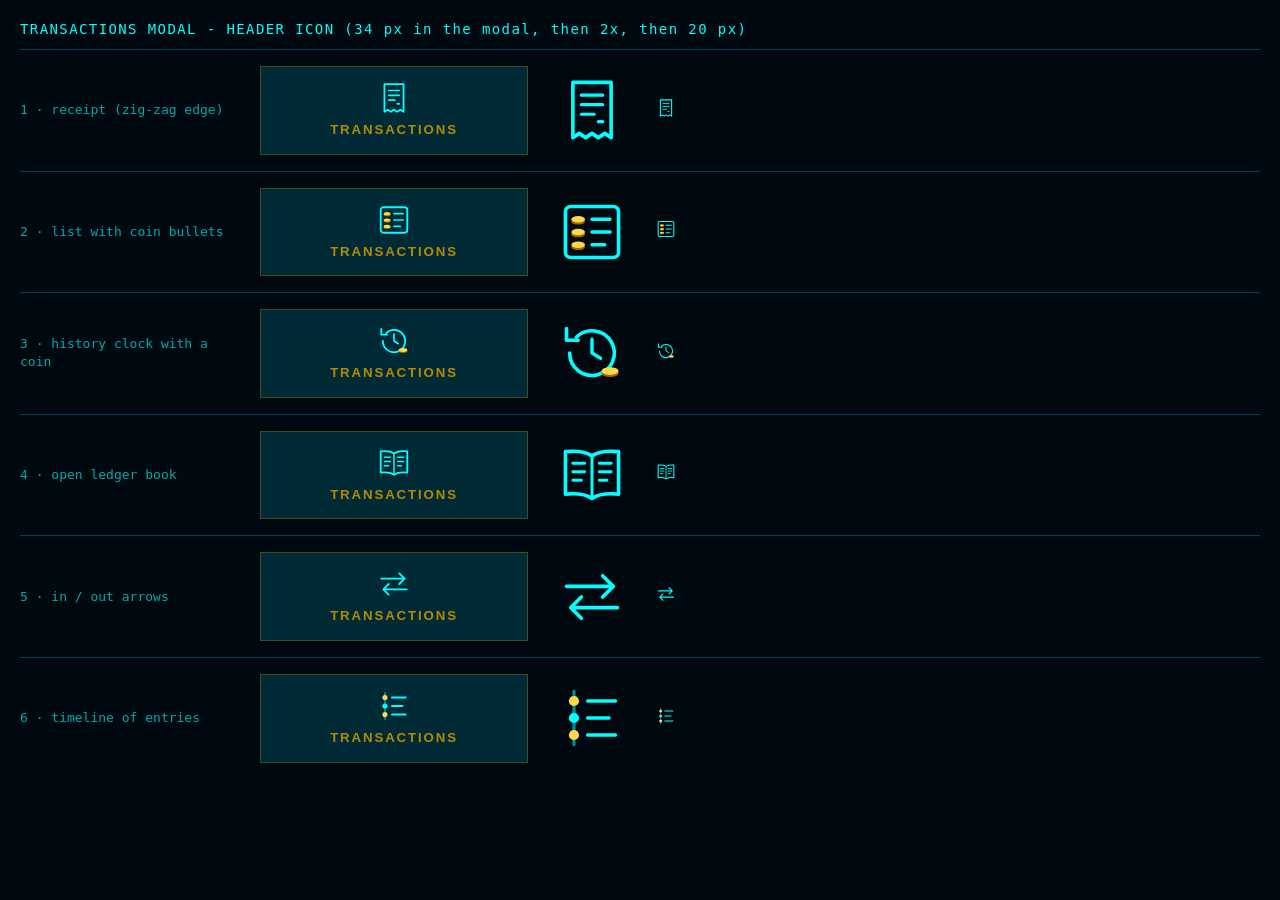
<file: drafts/transaction-icons/preview.html>
<!doctype html><meta charset="utf-8"><title>Transactions modal - icons</title><style>
body{background:#000810;color:#93a1a1;font:13px/1.4 "JetBrains Mono",monospace;margin:20px}
h1{font-size:14px;color:#00ffff;font-weight:400;letter-spacing:.1em}
.row{display:flex;align-items:center;gap:30px;padding:16px 0;border-top:1px solid #004455}
.nm{width:210px;color:#00aaaa}
.modal{background:#002b36;border:1px solid rgba(181,137,0,.35);width:230px;padding:14px 18px;text-align:center}
.modal .t{font-family:Orbitron,sans-serif;font-weight:700;font-size:.83rem;color:#b58900;letter-spacing:.14em;margin-top:6px}
.modal svg{display:block;margin:0 auto}
.big svg{display:block}
</style><h1>TRANSACTIONS MODAL - HEADER ICON (34 px in the modal, then 2x, then 20 px)</h1><div class="row"><div class="nm">1 · receipt (zig-zag edge)</div><div class="modal"><svg width="34" height="34" xmlns="http://www.w3.org/2000/svg" viewBox="0 0 32 32"><path d="M7 3H25V29L22 27L19 29L16 27L13 29L10 27L7 29Z" fill="none" stroke="#00ffff" stroke-width="1.7" stroke-linejoin="round" stroke-linecap="round"/><path d="M11 9H21M11 13.5H21M11 18H17" fill="none" stroke="#00ffff" stroke-width="1.5" stroke-linejoin="round" stroke-linecap="round"/><path d="M19 21.5H21" fill="none" stroke="#00ffff" stroke-width="1.5" stroke-linejoin="round" stroke-linecap="round" stroke="#ffd84a"/></svg><div class="t">TRANSACTIONS</div></div><div class="big"><svg width="68" height="68" xmlns="http://www.w3.org/2000/svg" viewBox="0 0 32 32"><path d="M7 3H25V29L22 27L19 29L16 27L13 29L10 27L7 29Z" fill="none" stroke="#00ffff" stroke-width="1.7" stroke-linejoin="round" stroke-linecap="round"/><path d="M11 9H21M11 13.5H21M11 18H17" fill="none" stroke="#00ffff" stroke-width="1.5" stroke-linejoin="round" stroke-linecap="round"/><path d="M19 21.5H21" fill="none" stroke="#00ffff" stroke-width="1.5" stroke-linejoin="round" stroke-linecap="round" stroke="#ffd84a"/></svg></div><div><svg width="20" height="20" xmlns="http://www.w3.org/2000/svg" viewBox="0 0 32 32"><path d="M7 3H25V29L22 27L19 29L16 27L13 29L10 27L7 29Z" fill="none" stroke="#00ffff" stroke-width="1.7" stroke-linejoin="round" stroke-linecap="round"/><path d="M11 9H21M11 13.5H21M11 18H17" fill="none" stroke="#00ffff" stroke-width="1.5" stroke-linejoin="round" stroke-linecap="round"/><path d="M19 21.5H21" fill="none" stroke="#00ffff" stroke-width="1.5" stroke-linejoin="round" stroke-linecap="round" stroke="#ffd84a"/></svg></div></div><div class="row"><div class="nm">2 · list with coin bullets</div><div class="modal"><svg width="34" height="34" xmlns="http://www.w3.org/2000/svg" viewBox="0 0 32 32"><rect x="3.5" y="4" width="25" height="24" rx="2.5" fill="none" stroke="#00ffff" stroke-width="1.7" stroke-linejoin="round" stroke-linecap="round"/><ellipse cx="9.5" cy="11" rx="3.2" ry="1.5" fill="#a06a00"/><ellipse cx="9.5" cy="10" rx="3.2" ry="1.5" fill="#ffd84a"/><ellipse cx="9.5" cy="17" rx="3.2" ry="1.5" fill="#a06a00"/><ellipse cx="9.5" cy="16" rx="3.2" ry="1.5" fill="#ffd84a"/><ellipse cx="9.5" cy="23" rx="3.2" ry="1.5" fill="#a06a00"/><ellipse cx="9.5" cy="22" rx="3.2" ry="1.5" fill="#ffd84a"/><path d="M16 10H24.5M16 16H24.5M16 22H22" fill="none" stroke="#00ffff" stroke-width="1.6" stroke-linejoin="round" stroke-linecap="round"/></svg><div class="t">TRANSACTIONS</div></div><div class="big"><svg width="68" height="68" xmlns="http://www.w3.org/2000/svg" viewBox="0 0 32 32"><rect x="3.5" y="4" width="25" height="24" rx="2.5" fill="none" stroke="#00ffff" stroke-width="1.7" stroke-linejoin="round" stroke-linecap="round"/><ellipse cx="9.5" cy="11" rx="3.2" ry="1.5" fill="#a06a00"/><ellipse cx="9.5" cy="10" rx="3.2" ry="1.5" fill="#ffd84a"/><ellipse cx="9.5" cy="17" rx="3.2" ry="1.5" fill="#a06a00"/><ellipse cx="9.5" cy="16" rx="3.2" ry="1.5" fill="#ffd84a"/><ellipse cx="9.5" cy="23" rx="3.2" ry="1.5" fill="#a06a00"/><ellipse cx="9.5" cy="22" rx="3.2" ry="1.5" fill="#ffd84a"/><path d="M16 10H24.5M16 16H24.5M16 22H22" fill="none" stroke="#00ffff" stroke-width="1.6" stroke-linejoin="round" stroke-linecap="round"/></svg></div><div><svg width="20" height="20" xmlns="http://www.w3.org/2000/svg" viewBox="0 0 32 32"><rect x="3.5" y="4" width="25" height="24" rx="2.5" fill="none" stroke="#00ffff" stroke-width="1.7" stroke-linejoin="round" stroke-linecap="round"/><ellipse cx="9.5" cy="11" rx="3.2" ry="1.5" fill="#a06a00"/><ellipse cx="9.5" cy="10" rx="3.2" ry="1.5" fill="#ffd84a"/><ellipse cx="9.5" cy="17" rx="3.2" ry="1.5" fill="#a06a00"/><ellipse cx="9.5" cy="16" rx="3.2" ry="1.5" fill="#ffd84a"/><ellipse cx="9.5" cy="23" rx="3.2" ry="1.5" fill="#a06a00"/><ellipse cx="9.5" cy="22" rx="3.2" ry="1.5" fill="#ffd84a"/><path d="M16 10H24.5M16 16H24.5M16 22H22" fill="none" stroke="#00ffff" stroke-width="1.6" stroke-linejoin="round" stroke-linecap="round"/></svg></div></div><div class="row"><div class="nm">3 · history clock with a coin</div><div class="modal"><svg width="34" height="34" xmlns="http://www.w3.org/2000/svg" viewBox="0 0 32 32"><path d="M5.5 16A10.5 10.5 0 1 0 8.6 8.6" fill="none" stroke="#00ffff" stroke-width="1.7" stroke-linejoin="round" stroke-linecap="round"/><path d="M4 4.5V10H9.5" fill="none" stroke="#00ffff" stroke-width="1.7" stroke-linejoin="round" stroke-linecap="round"/><path d="M16 9.5V16L20 18.5" fill="none" stroke="#00ffff" stroke-width="1.6" stroke-linejoin="round" stroke-linecap="round"/><ellipse cx="24.5" cy="25.5" rx="4" ry="1.8" fill="#a06a00"/><ellipse cx="24.5" cy="24.5" rx="4" ry="1.8" fill="#ffd84a"/></svg><div class="t">TRANSACTIONS</div></div><div class="big"><svg width="68" height="68" xmlns="http://www.w3.org/2000/svg" viewBox="0 0 32 32"><path d="M5.5 16A10.5 10.5 0 1 0 8.6 8.6" fill="none" stroke="#00ffff" stroke-width="1.7" stroke-linejoin="round" stroke-linecap="round"/><path d="M4 4.5V10H9.5" fill="none" stroke="#00ffff" stroke-width="1.7" stroke-linejoin="round" stroke-linecap="round"/><path d="M16 9.5V16L20 18.5" fill="none" stroke="#00ffff" stroke-width="1.6" stroke-linejoin="round" stroke-linecap="round"/><ellipse cx="24.5" cy="25.5" rx="4" ry="1.8" fill="#a06a00"/><ellipse cx="24.5" cy="24.5" rx="4" ry="1.8" fill="#ffd84a"/></svg></div><div><svg width="20" height="20" xmlns="http://www.w3.org/2000/svg" viewBox="0 0 32 32"><path d="M5.5 16A10.5 10.5 0 1 0 8.6 8.6" fill="none" stroke="#00ffff" stroke-width="1.7" stroke-linejoin="round" stroke-linecap="round"/><path d="M4 4.5V10H9.5" fill="none" stroke="#00ffff" stroke-width="1.7" stroke-linejoin="round" stroke-linecap="round"/><path d="M16 9.5V16L20 18.5" fill="none" stroke="#00ffff" stroke-width="1.6" stroke-linejoin="round" stroke-linecap="round"/><ellipse cx="24.5" cy="25.5" rx="4" ry="1.8" fill="#a06a00"/><ellipse cx="24.5" cy="24.5" rx="4" ry="1.8" fill="#ffd84a"/></svg></div></div><div class="row"><div class="nm">4 · open ledger book</div><div class="modal"><svg width="34" height="34" xmlns="http://www.w3.org/2000/svg" viewBox="0 0 32 32"><path d="M16 7C13 5 8.5 4.5 3.5 5V25C8.5 24.5 13 25 16 27C19 25 23.5 24.5 28.5 25V5C23.5 4.5 19 5 16 7Z" fill="none" stroke="#00ffff" stroke-width="1.7" stroke-linejoin="round" stroke-linecap="round"/><path d="M16 7V27" fill="none" stroke="#00ffff" stroke-width="1.4" stroke-linejoin="round" stroke-linecap="round"/><path d="M7 10.5H12.5M7 14.5H12.5M7 18.5H11" fill="none" stroke="#00ffff" stroke-width="1.4" stroke-linejoin="round" stroke-linecap="round"/><path d="M19.5 10.5H25M19.5 14.5H25M19.5 18.5H23" fill="none" stroke="#00ffff" stroke-width="1.4" stroke-linejoin="round" stroke-linecap="round"/></svg><div class="t">TRANSACTIONS</div></div><div class="big"><svg width="68" height="68" xmlns="http://www.w3.org/2000/svg" viewBox="0 0 32 32"><path d="M16 7C13 5 8.5 4.5 3.5 5V25C8.5 24.5 13 25 16 27C19 25 23.5 24.5 28.5 25V5C23.5 4.5 19 5 16 7Z" fill="none" stroke="#00ffff" stroke-width="1.7" stroke-linejoin="round" stroke-linecap="round"/><path d="M16 7V27" fill="none" stroke="#00ffff" stroke-width="1.4" stroke-linejoin="round" stroke-linecap="round"/><path d="M7 10.5H12.5M7 14.5H12.5M7 18.5H11" fill="none" stroke="#00ffff" stroke-width="1.4" stroke-linejoin="round" stroke-linecap="round"/><path d="M19.5 10.5H25M19.5 14.5H25M19.5 18.5H23" fill="none" stroke="#00ffff" stroke-width="1.4" stroke-linejoin="round" stroke-linecap="round"/></svg></div><div><svg width="20" height="20" xmlns="http://www.w3.org/2000/svg" viewBox="0 0 32 32"><path d="M16 7C13 5 8.5 4.5 3.5 5V25C8.5 24.5 13 25 16 27C19 25 23.5 24.5 28.5 25V5C23.5 4.5 19 5 16 7Z" fill="none" stroke="#00ffff" stroke-width="1.7" stroke-linejoin="round" stroke-linecap="round"/><path d="M16 7V27" fill="none" stroke="#00ffff" stroke-width="1.4" stroke-linejoin="round" stroke-linecap="round"/><path d="M7 10.5H12.5M7 14.5H12.5M7 18.5H11" fill="none" stroke="#00ffff" stroke-width="1.4" stroke-linejoin="round" stroke-linecap="round"/><path d="M19.5 10.5H25M19.5 14.5H25M19.5 18.5H23" fill="none" stroke="#00ffff" stroke-width="1.4" stroke-linejoin="round" stroke-linecap="round"/></svg></div></div><div class="row"><div class="nm">5 · in / out arrows</div><div class="modal"><svg width="34" height="34" xmlns="http://www.w3.org/2000/svg" viewBox="0 0 32 32"><path d="M4 11H26M21 6L26 11L21 16" fill="none" stroke="#00ffff" stroke-width="1.7" stroke-linejoin="round" stroke-linecap="round"/><path d="M28 21H6M11 16L6 21L11 26" fill="none" stroke="#00ffff" stroke-width="1.7" stroke-linejoin="round" stroke-linecap="round" stroke="#ffd84a"/></svg><div class="t">TRANSACTIONS</div></div><div class="big"><svg width="68" height="68" xmlns="http://www.w3.org/2000/svg" viewBox="0 0 32 32"><path d="M4 11H26M21 6L26 11L21 16" fill="none" stroke="#00ffff" stroke-width="1.7" stroke-linejoin="round" stroke-linecap="round"/><path d="M28 21H6M11 16L6 21L11 26" fill="none" stroke="#00ffff" stroke-width="1.7" stroke-linejoin="round" stroke-linecap="round" stroke="#ffd84a"/></svg></div><div><svg width="20" height="20" xmlns="http://www.w3.org/2000/svg" viewBox="0 0 32 32"><path d="M4 11H26M21 6L26 11L21 16" fill="none" stroke="#00ffff" stroke-width="1.7" stroke-linejoin="round" stroke-linecap="round"/><path d="M28 21H6M11 16L6 21L11 26" fill="none" stroke="#00ffff" stroke-width="1.7" stroke-linejoin="round" stroke-linecap="round" stroke="#ffd84a"/></svg></div></div><div class="row"><div class="nm">6 · timeline of entries</div><div class="modal"><svg width="34" height="34" xmlns="http://www.w3.org/2000/svg" viewBox="0 0 32 32"><path d="M7.5 3.5V28.5" fill="none" stroke="#00ffff" stroke-width="1.5" stroke-linejoin="round" stroke-linecap="round" opacity=".55"/><circle cx="7.5" cy="8" r="2.4" fill="#ffd84a"/><circle cx="7.5" cy="16" r="2.4" fill="#00ffff"/><circle cx="7.5" cy="24" r="2.4" fill="#ffd84a"/><path d="M14 8H27M14 16H24M14 24H27" fill="none" stroke="#00ffff" stroke-width="1.7" stroke-linejoin="round" stroke-linecap="round"/></svg><div class="t">TRANSACTIONS</div></div><div class="big"><svg width="68" height="68" xmlns="http://www.w3.org/2000/svg" viewBox="0 0 32 32"><path d="M7.5 3.5V28.5" fill="none" stroke="#00ffff" stroke-width="1.5" stroke-linejoin="round" stroke-linecap="round" opacity=".55"/><circle cx="7.5" cy="8" r="2.4" fill="#ffd84a"/><circle cx="7.5" cy="16" r="2.4" fill="#00ffff"/><circle cx="7.5" cy="24" r="2.4" fill="#ffd84a"/><path d="M14 8H27M14 16H24M14 24H27" fill="none" stroke="#00ffff" stroke-width="1.7" stroke-linejoin="round" stroke-linecap="round"/></svg></div><div><svg width="20" height="20" xmlns="http://www.w3.org/2000/svg" viewBox="0 0 32 32"><path d="M7.5 3.5V28.5" fill="none" stroke="#00ffff" stroke-width="1.5" stroke-linejoin="round" stroke-linecap="round" opacity=".55"/><circle cx="7.5" cy="8" r="2.4" fill="#ffd84a"/><circle cx="7.5" cy="16" r="2.4" fill="#00ffff"/><circle cx="7.5" cy="24" r="2.4" fill="#ffd84a"/><path d="M14 8H27M14 16H24M14 24H27" fill="none" stroke="#00ffff" stroke-width="1.7" stroke-linejoin="round" stroke-linecap="round"/></svg></div></div>
</file>
<file: demo/crane.css>
/* DEMO: the crane. The scene is taken from main-frame (CRANE://SORT): everything is drawn with CSS
   (no pictures): the container, the crane, the electromagnet, the laser, the deck, the water, the lamps. */
@import url("https://fonts.googleapis.com/css2?family=Orbitron:wght@500;700&display=swap");

:root {
  --bg0: #00141a;
  --bg1: #002b36;
  --bg2: #073642;
  --line: #0a4a55;
  --fg: #93a1a1;
  --fg-dim: #586e75;
  --fg-bright: #eee8d5;
  --c-cyan: #2aa198;
  --c-green: #859900;
  --c-yellow: #b58900;
  --c-orange: #cb4b16;
  --glow-cyan: rgba(42, 161, 152, 0.45);
  --glow-orange: rgba(203, 75, 22, 0.4);
  --danger: #dc322f;
  --font-display: "Orbitron", "JetBrains Mono", sans-serif;
  --font-mono: "JetBrains Mono", Consolas, monospace;
}
* { box-sizing: border-box; }
html, body { margin: 0; height: 100%; background: var(--bg0); color: var(--fg); font: 11px var(--font-mono); overflow: hidden; }
body { display: flex; flex-direction: column; }

/* the scene has a fixed design size; crane-ui.js scales it to the window */
#stage { position: relative; flex: 1; min-height: 0; overflow: hidden; }
#stage .scene { position: absolute; left: 0; top: 0; width: 560px; height: 380px; box-sizing: border-box; min-height: 0; flex: none; transform-origin: 0 0; }
/* —— Scene —— */
.scene {
  position: relative;
  flex: 1;
  min-height: 420px;
  border: 1px solid var(--line);
  background:
    linear-gradient(180deg, rgba(0, 20, 26, 0.85), rgba(0, 43, 54, 0.92)),
    repeating-linear-gradient(
      90deg,
      transparent,
      transparent 39px,
      rgba(42, 161, 152, 0.04) 40px
    );
  overflow: hidden;
}

.scene-sky {
  position: absolute;
  inset: 0 0 40% 0;
  background: linear-gradient(180deg, rgba(7, 54, 66, 0.35), transparent);
  pointer-events: none;
}

.scene-grid {
  position: absolute;
  inset: 0;
  background-image:
    linear-gradient(rgba(42, 161, 152, 0.05) 1px, transparent 1px),
    linear-gradient(90deg, rgba(42, 161, 152, 0.05) 1px, transparent 1px);
  background-size: 28px 28px;
  mask-image: linear-gradient(180deg, rgba(0, 0, 0, 0.7), transparent 75%);
  pointer-events: none;
}

.gantry {
  position: absolute;
  left: 4%;
  right: 4%;
  top: 8%;
  height: 58%;
  z-index: 3;
  overflow: visible;
  pointer-events: none;
}

.gantry .crane {
  pointer-events: auto;
}

.gantry-rail {
  position: absolute;
  top: 18px;
  left: 0;
  right: 0;
  height: 6px;
  background: linear-gradient(90deg, var(--bg2), var(--c-cyan), var(--bg2));
  box-shadow: 0 0 10px var(--glow-cyan);
  border-radius: 2px;
}

.crane {
  position: absolute;
  top: 0;
  width: 100px;
  margin-left: -50px;
  /* One continuous rail slide — duration matches travel hold frames. */
  transition: left var(--move-ms, 220ms) var(--move-ease, linear) var(--move-lead, 0ms);
  z-index: 4;
}

.crane-trolley {
  position: relative;
  margin: 0 auto;
  width: 70px;
  background: linear-gradient(180deg, #0a3a44, var(--bg2));
  border: 1px solid var(--c-cyan);
  box-shadow: 0 0 12px var(--glow-cyan);
  padding: 5px 6px 6px;
}

.crane-cabin {
  height: 7px;
  background: var(--c-orange);
  margin-bottom: 5px;
  box-shadow: 0 0 8px var(--glow-orange);
}

.crane-winch {
  display: grid;
  grid-template-columns: repeat(3, 1fr);
  gap: 3px;
  height: 10px;
}

.crane-winch span {
  background: #00141a;
  border: 1px solid var(--line);
  box-shadow: inset 0 0 4px rgba(42, 161, 152, 0.25);
}

.crane-cable {
  width: 3px;
  height: var(--arm, 22px);
  margin: 0 auto;
  background: linear-gradient(180deg, #93a1a1, var(--c-cyan) 35%, #586e75);
  /* Soft hoist — duration tracks playback via --arm-ms. */
  transition: height var(--arm-ms, 280ms) cubic-bezier(0.45, 0.05, 0.25, 1);
  box-shadow: 0 0 6px var(--glow-cyan);
  position: relative;
  z-index: 1;
}

.crane-cable::before {
  content: '';
  position: absolute;
  inset: 0 -2px;
  background: rgba(42, 161, 152, 0.12);
}

.crane-spreader {
  width: 92px;
  margin: 0 auto;
  position: relative;
  z-index: 2;
  overflow: visible;
}

.spreader-beam {
  height: 10px;
  margin: 0 auto;
  width: 72px;
  background: linear-gradient(180deg, #2aa198, #073642);
  border: 1px solid #93a1a1;
  box-shadow: 0 0 8px rgba(42, 161, 152, 0.35);
  position: relative;
}

.spreader-beam em {
  position: absolute;
  top: 50%;
  width: 5px;
  height: 5px;
  margin-top: -2.5px;
  background: var(--c-yellow);
  box-shadow: 0 0 4px rgba(181, 137, 0, 0.5);
}

.spreader-beam em:first-child {
  left: 10px;
}
.spreader-beam em:last-child {
  right: 10px;
}

/* —— Electromagnet —— */
.magnet {
  position: relative;
  width: 84px;
  height: 52px;
  margin: 0 auto;
}

.magnet.has-upper {
  height: 104px;
}

.magnet-yoke {
  position: absolute;
  left: 50%;
  top: 0;
  width: 48px;
  height: 8px;
  margin-left: -24px;
  display: flex;
  justify-content: space-between;
  z-index: 5;
}

.magnet-yoke span {
  width: 10px;
  height: 8px;
  background: #586e75;
  border: 1px solid #93a1a1;
}

.magnet-core {
  position: absolute;
  left: 50%;
  top: 4px;
  width: 56px;
  height: 24px;
  margin-left: -28px;
  background: linear-gradient(180deg, #657b83, #073642 55%, #00141a);
  border: 1px solid #93a1a1;
  border-radius: 2px 2px 40% 40%;
  z-index: 4;
  overflow: hidden;
  transition:
    box-shadow 0.18s ease,
    border-color 0.18s ease;
}

.magnet-coil {
  position: absolute;
  left: 6px;
  right: 6px;
  height: 3px;
  background: repeating-linear-gradient(
    90deg,
    #cb4b16,
    #cb4b16 3px,
    #7a2e0e 3px,
    #7a2e0e 6px
  );
  opacity: 0.85;
}

.magnet-coil:nth-child(1) {
  top: 4px;
}
.magnet-coil:nth-child(2) {
  top: 9px;
}
.magnet-coil:nth-child(3) {
  top: 14px;
}

.magnet-face {
  position: absolute;
  left: 10px;
  right: 10px;
  bottom: 3px;
  height: 4px;
  background: #eee8d5;
  border-radius: 1px;
  opacity: 0.35;
  display: block;
}

.magnet-core.is-on,
.magnet.is-on .magnet-core {
  border-color: #2aa198;
  box-shadow:
    0 0 10px rgba(42, 161, 152, 0.65),
    0 0 22px rgba(42, 161, 152, 0.45),
    0 0 36px rgba(38, 139, 210, 0.25),
    inset 0 0 12px rgba(42, 161, 152, 0.35);
}

.magnet.is-on .magnet-face {
  opacity: 1;
  background: #eee8d5;
  box-shadow:
    0 0 8px #eee8d5,
    0 0 16px rgba(42, 161, 152, 0.8);
}

.magnet.is-on .magnet-coil {
  animation: magnet-hum 0.35s steps(2, end) infinite;
}

.magnet-rack {
  position: absolute;
  left: 50%;
  top: 26px;
  width: 60px;
  height: 0;
  margin-left: -30px;
  z-index: 3;
  overflow: visible;
  transition: height 0.2s ease;
}

.magnet.has-upper .magnet-rack {
  height: 50px;
}

.magnet-item-upper {
  position: absolute;
  left: 50%;
  top: 0;
  width: 72px;
  margin-left: -36px;
  filter: drop-shadow(0 4px 6px rgba(0, 0, 0, 0.45));
}

.magnet-bay {
  position: absolute;
  left: 50%;
  top: 28px;
  width: 72px;
  min-height: 34px;
  margin-left: -36px;
  z-index: 3;
  filter: drop-shadow(0 8px 10px rgba(0, 0, 0, 0.5));
  /* No top transition — armDrop calc measures bay instantly. */
}

/* Tip under parked cargo with a real gap (container is ~34px). */
.magnet.has-upper .magnet-bay {
  top: 64px;
}

.magnet-item {
  width: 72px;
}

.magnet-item .container {
  max-width: 72px;
}

.magnet.has-lower .magnet-face {
  opacity: 0.9;
}

.crane.is-working .spreader-beam {
  border-color: var(--c-cyan);
}

/* —— Laser gun on magnet housing —— */
.laser-gun {
  position: absolute;
  left: 50%;
  top: 8px;
  width: 22px;
  height: 28px;
  margin-left: -11px;
  z-index: 7;
  pointer-events: none;
}

.laser-gun-body {
  position: absolute;
  left: 2px;
  top: 0;
  width: 18px;
  height: 12px;
  background: linear-gradient(180deg, #839496, #073642 70%);
  border: 1px solid #eee8d5;
  box-shadow:
    0 0 0 1px #00141a,
    0 2px 4px rgba(0, 0, 0, 0.5);
}

.laser-gun-body::before {
  content: '';
  position: absolute;
  left: 3px;
  top: 3px;
  width: 4px;
  height: 4px;
  background: var(--c-orange);
  box-shadow: 0 0 4px var(--glow-orange);
}

.laser-gun-barrel {
  position: absolute;
  left: 7px;
  top: 11px;
  width: 8px;
  height: 12px;
  background: linear-gradient(180deg, #2aa198, #00141a);
  border: 1px solid var(--c-cyan);
  box-shadow: inset 0 -2px 0 rgba(238, 232, 213, 0.25);
}

.laser-gun-lens {
  position: absolute;
  left: 8px;
  bottom: 0;
  width: 6px;
  height: 5px;
  background: #00141a;
  border: 1px solid #2aa198;
  border-radius: 1px;
}

.laser-gun.is-firing .laser-gun-lens {
  background: #eee8d5;
  border-color: #eee8d5;
  box-shadow:
    0 0 8px #eee8d5,
    0 0 16px var(--c-cyan);
  animation: emitter-strobe 0.1s steps(2, end) infinite;
}

.laser-gun.is-firing .laser-gun-barrel {
  box-shadow:
    inset 0 -2px 0 rgba(238, 232, 213, 0.35),
    0 0 10px var(--glow-cyan);
}

.laser-gun.is-firing .laser-gun-body {
  border-color: var(--c-cyan);
}

.crane-laser {
  position: absolute;
  width: 3px;
  margin-left: -1.5px;
  pointer-events: none;
  z-index: 4;
}

.crane-laser-core {
  position: absolute;
  inset: 0 1px;
  background: linear-gradient(
    180deg,
    #eee8d5 0%,
    #2aa198 18%,
    rgba(42, 161, 152, 0.65) 100%
  );
  animation: laser-flicker 0.1s steps(2, end) infinite;
}

.crane-laser-glow {
  position: absolute;
  inset: 0 -4px;
  background: linear-gradient(
    180deg,
    rgba(42, 161, 152, 0.55),
    rgba(42, 161, 152, 0.12) 70%,
    transparent
  );
  filter: blur(2px);
  animation: laser-flicker 0.1s steps(2, end) infinite;
}

.crane-laser-spot {
  position: absolute;
  left: 50%;
  bottom: -3px;
  width: 14px;
  height: 6px;
  margin-left: -7px;
  border-radius: 50%;
  background: rgba(238, 232, 213, 0.85);
  box-shadow: 0 0 10px var(--c-cyan);
  animation: laser-flicker 0.1s steps(2, end) infinite;
}

.deck {
  position: absolute;
  left: 4%;
  right: 4%;
  bottom: 8%;
  z-index: 2;
}

.deck-hull {
  position: absolute;
  left: -2%;
  right: -2%;
  bottom: -18px;
  height: 36px;
  background: linear-gradient(180deg, #073642, #00141a);
  border: 1px solid var(--line);
  border-radius: 2px 2px 40% 40%;
  box-shadow: 0 10px 30px rgba(0, 0, 0, 0.45);
}

.deck-slots {
  display: grid;
  grid-template-columns: repeat(var(--n), minmax(0, 1fr));
  gap: 6px;
  position: relative;
  z-index: 1;
  padding: 0 4px;
}

.deck-slot {
  display: flex;
  flex-direction: column;
  align-items: center;
  gap: 4px;
  min-height: 108px;
  justify-content: flex-end;
  padding-bottom: 10px;
  border-bottom: 2px solid transparent;
  position: relative;
  transition: border-color 0.15s ease, background 0.15s ease;
}

.deck-pedestal {
  position: relative;
  width: 44px;
  height: 12px;
  flex: 0 0 12px;
}

.deck-slot.is-active {
  border-bottom-color: var(--c-cyan);
  background: linear-gradient(180deg, transparent, rgba(42, 161, 152, 0.08));
}

.deck-slot.is-scan {
  border-bottom-color: var(--c-cyan);
}

.deck-slot.is-grab {
  border-bottom-color: var(--c-orange);
}

.deck-slot.is-scan .container {
  border-color: #93a1a1;
  box-shadow:
    inset 0 0 0 1px rgba(238, 232, 213, 0.14),
    0 0 0 1px rgba(42, 161, 152, 0.35),
    0 0 14px rgba(42, 161, 152, 0.35);
}

.deck-slot.is-scan .container::after {
  content: '';
  position: absolute;
  left: 2px;
  right: 2px;
  top: 0;
  height: 2px;
  background: #eee8d5;
  box-shadow: 0 0 6px var(--c-cyan);
  animation: scanline-sweep 0.28s linear infinite;
  z-index: 2;
}

.deck-index {
  font-size: 0.7rem;
  color: var(--fg-dim);
  letter-spacing: 0.08em;
}

.deck-target {
  width: 100%;
  display: flex;
  justify-content: center;
  min-height: 34px;
}

.deck-empty {
  width: 100%;
  max-width: 72px;
  height: 34px;
  display: grid;
  place-items: center;
  border: 1px dashed var(--fg-dim);
  color: var(--fg-dim);
  opacity: 0.5;
}

.deck-water {
  position: absolute;
  left: -6%;
  right: -6%;
  bottom: -42px;
  height: 28px;
  background: linear-gradient(180deg, rgba(38, 139, 210, 0.15), transparent);
  animation: water 4s ease-in-out infinite;
  pointer-events: none;
}

/* Simple long box with soft vertical ribs */
.container {
  width: 100%;
  max-width: 72px;
  height: 34px;
  background:
    repeating-linear-gradient(
      90deg,
      #3a444a 0 5px,
      #2a3338 5px 7px
    );
  border: 1px solid #657b83;
  border-radius: 1px;
  box-shadow: 0 2px 5px rgba(0, 0, 0, 0.4);
  display: grid;
  place-items: center;
  position: relative;
  overflow: hidden;
  transition: transform 0.15s ease, opacity 0.15s ease;
}

.container-value {
  position: relative;
  z-index: 1;
  font-family: var(--font-display);
  font-size: 0.8rem;
  color: #eee8d5;
  text-shadow: 0 1px 2px rgba(0, 0, 0, 0.85);
}

/* Pedestal lamps under deck cargo */
.pedestal-lamp {
  --lamp: #586e75;
  position: absolute;
  left: 0;
  right: 0;
  top: 0;
  height: 12px;
  z-index: 2;
}

.pedestal-lamp-bulb {
  position: absolute;
  left: 50%;
  top: 2px;
  width: 28px;
  height: 5px;
  margin-left: -14px;
  border-radius: 2px;
  background: var(--lamp);
  box-shadow:
    0 0 6px color-mix(in srgb, var(--lamp) 70%, transparent),
    0 0 14px color-mix(in srgb, var(--lamp) 45%, transparent);
}

.pedestal-lamp-glow {
  position: absolute;
  left: 50%;
  bottom: 4px;
  width: 52px;
  height: 36px;
  margin-left: -26px;
  border-radius: 50%;
  background: radial-gradient(
    ellipse at center bottom,
    color-mix(in srgb, var(--lamp) 45%, transparent) 0%,
    color-mix(in srgb, var(--lamp) 12%, transparent) 45%,
    transparent 72%
  );
  pointer-events: none;
  transform: translateY(-28px);
}

.pedestal-lamp.is-green {
  --lamp: var(--c-green);
}

.pedestal-lamp.is-yellow {
  --lamp: var(--c-yellow);
}

.pedestal-lamp.is-red {
  --lamp: #dc322f;
}

.deck-slot.lamp-green .container {
  border-color: color-mix(in srgb, var(--c-green) 35%, #657b83);
  box-shadow:
    inset 0 0 0 1px rgba(238, 232, 213, 0.06),
    0 2px 6px rgba(0, 0, 0, 0.45),
    0 8px 18px color-mix(in srgb, var(--c-green) 22%, transparent);
}

.deck-slot.lamp-yellow .container {
  border-color: color-mix(in srgb, var(--c-yellow) 40%, #657b83);
  box-shadow:
    inset 0 0 0 1px rgba(238, 232, 213, 0.06),
    0 2px 6px rgba(0, 0, 0, 0.45),
    0 8px 18px color-mix(in srgb, var(--c-yellow) 22%, transparent);
}

.deck-slot.lamp-red .container {
  border-color: color-mix(in srgb, #dc322f 40%, #657b83);
  box-shadow:
    inset 0 0 0 1px rgba(238, 232, 213, 0.06),
    0 2px 6px rgba(0, 0, 0, 0.45),
    0 8px 18px color-mix(in srgb, #dc322f 22%, transparent);
}

.op-badge {
  position: absolute;
  top: 10px;
  left: 12px;
  z-index: 5;
  display: flex;
  gap: 0.6rem;
  align-items: baseline;
  background: rgba(0, 20, 26, 0.75);
  border: 1px solid var(--line);
  padding: 0.35rem 0.6rem;
  font-size: 0.78rem;
  letter-spacing: 0.04em;
}

.op-kind {
  color: var(--c-orange);
  text-transform: uppercase;
}

.op-detail {
  color: var(--fg);
}

@keyframes emitter-strobe {
  0%,
  49% {
    opacity: 1;
  }
  50%,
  100% {
    opacity: 0.2;
  }
}

@keyframes magnet-hum {
  0%,
  49% {
    filter: brightness(1.15);
    opacity: 1;
  }
  50%,
  100% {
    filter: brightness(0.85);
    opacity: 0.75;
  }
}

@keyframes laser-flicker {
  0%,
  49% {
    opacity: 1;
  }
  50%,
  100% {
    opacity: 0.45;
  }
}

@keyframes scanline-sweep {
  0% {
    top: 2px;
    opacity: 0;
  }
  10% {
    opacity: 1;
  }
  90% {
    opacity: 1;
  }
  100% {
    top: calc(100% - 4px);
    opacity: 0;
  }
}

@keyframes water {
  0%,
  100% {
    transform: translateX(0);
    opacity: 0.7;
  }
  50% {
    transform: translateX(8px);
    opacity: 1;
  }
}

/* ── the bar and the counters of the DEMO page ── */
.bar { display: flex; align-items: center; gap: 6px; padding: 4px 8px; border-bottom: 1px solid var(--line); letter-spacing: 0.12em; flex-shrink: 0; }
.bar .ttl { margin-right: auto; font-size: 0.67rem; }
.bar button { font: inherit; background: transparent; color: var(--c-cyan); border: 1px solid var(--line); padding: 2px 8px; cursor: pointer; }
.bar button:hover { border-color: var(--c-cyan); color: var(--fg-bright); }
.bar input[type="range"] { width: 70px; accent-color: var(--c-cyan); }
#stat { padding: 3px 8px; border-top: 1px solid var(--line); display: flex; gap: 12px; flex-shrink: 0; color: var(--fg-dim); }
#stat b { color: var(--fg-bright); font-weight: 400; }
#stat #msg { margin-left: auto; color: var(--fg-bright); }
#stat #msg.err { color: var(--danger); }
/* the badge is outside of the scaled scene: a fixed, readable size */
#stage .op-badge { top: 6px; left: 8px; font-size: 14px; padding: 4px 10px; z-index: 10; }
#stage .op-detail { font-size: 15px; }
.bar { font-size: 12px; }
.bar button { font-size: 14px; }
#stat { font-size: 12px; }

/* the status line: its own row above the scene, so the crane never covers it */
#opbar.op-badge { position: static; flex: 0 0 auto; margin: 0; border: 0; border-bottom: 1px solid var(--line); background: var(--bg0); padding: 4px 10px; font-size: 14px; min-height: 28px; }
#opbar .op-detail { font-size: 15px; }
</file>
<file: demo/crane-rig.css>
/* DEMO: the crane. The rig in the style of the app: thin cyan lines on the dark teal, HUD-like.
   Loaded after crane.css and overrides it. The sizes that crane-draw.js measures (the trolley, the line height,
   the bottom of the magnet core at 28px, the bay) are kept. */

.scene {
  --ln: rgba(0, 255, 255, 0.42);
  --ln-dim: rgba(0, 255, 255, 0.18);
  --ink: #001a22;
  --fill: #073642;
  --blue: #2f9bff;
  --blue-hi: #bfe6ff;
}

/* —— the rail (horizontal): a scale with ticks between two thin lines, end stops —— */
.gantry-rail {
  top: 19px;
  height: 7px;
  background:
    repeating-linear-gradient(90deg, rgba(0, 255, 255, 0.55) 0 1px, transparent 1px 12px) center / 100% 3px no-repeat,
    linear-gradient(var(--ln), var(--ln)) top / 100% 1px no-repeat,
    linear-gradient(var(--ln), var(--ln)) bottom / 100% 1px no-repeat;
  border-radius: 0;
  box-shadow: none;
}
.gantry-rail::before,
.gantry-rail::after {
  content: "";
  position: absolute;
  top: -5px;
  width: 6px;
  height: 17px;
  border: 1px solid #00ffff;
  border-bottom: 0;
  border-top: 0;
}
.gantry-rail::before { left: -2px; border-right: 0; }
.gantry-rail::after { right: -2px; border-left: 0; }

/* —— the trolley: open frame, corner brackets, wheels on the rail —— */
.crane-trolley {
  width: 74px;
  padding: 5px 7px 6px;
  border: 0;
  border-radius: 0;
  box-shadow: none;
  background:
    linear-gradient(var(--ink), var(--ink)),
    linear-gradient(#00ffff, #00ffff) 0 0 / 7px 1px no-repeat,
    linear-gradient(#00ffff, #00ffff) 0 0 / 1px 7px no-repeat,
    linear-gradient(#00ffff, #00ffff) 100% 0 / 7px 1px no-repeat,
    linear-gradient(#00ffff, #00ffff) 100% 0 / 1px 7px no-repeat,
    linear-gradient(#00ffff, #00ffff) 0 100% / 7px 1px no-repeat,
    linear-gradient(#00ffff, #00ffff) 0 100% / 1px 7px no-repeat,
    linear-gradient(#00ffff, #00ffff) 100% 100% / 7px 1px no-repeat,
    linear-gradient(#00ffff, #00ffff) 100% 100% / 1px 7px no-repeat;
  outline: 1px solid var(--ln-dim);
  outline-offset: -1px;
}
.crane-trolley::before,
.crane-trolley::after {
  content: "";
  position: absolute;
  top: 17px;
  width: 7px;
  height: 7px;
  background: var(--ink);
  border: 1px solid #00ffff;
  transform: rotate(45deg);
  border-top-width: 1px;
}
.crane-trolley::before { left: -5px; }
.crane-trolley::after { right: -5px; }
.crane-cabin {
  height: 3px;
  margin-bottom: 5px;
  /* vertical bars: 6px amber, 3px gap. A slanted gradient on this thin strip looks uneven */
  background: repeating-linear-gradient(90deg, #b58900 0 6px, transparent 6px 9px);
  opacity: 0.85;
  box-shadow: none;
}
</file>
<file: demo/crane-winch.css>
/* DEMO: the crane. The winch (a reel with spokes between two guide pulleys), the hoist line with its markers,
   the hook plate, and the laser head. HUD style: thin cyan lines, no gradients of steel. */

/* —— the reel: a ring with spokes; the spokes turn while the line is paid out / hauled in —— */
.crane-winch {
  display: flex;
  align-items: center;
  justify-content: center;
  gap: 5px;
  height: 14px;
}
.crane-winch span { box-shadow: none; border-radius: 0; background: none; border: 0; }
/* the guide pulleys: two short lines with a dot */
.crane-winch span:nth-child(1),
.crane-winch span:nth-child(3) {
  flex: 1;
  height: 1px;
  background:
    linear-gradient(90deg, transparent, var(--ln)),
    radial-gradient(circle at 100% 50%, #00ffff 0 1.5px, transparent 2px);
}
.crane-winch span:nth-child(3) { transform: scaleX(-1); }
.crane-winch span:nth-child(2) {
  flex: 0 0 14px;
  height: 14px;
  border-radius: 50%;
  border: 1px solid #00ffff;
  background:
    radial-gradient(circle, #00ffff 0 1.5px, var(--ink) 2px 3px, transparent 3.5px),
    repeating-conic-gradient(from 0deg, var(--ln) 0 6deg, transparent 6deg 90deg);
}
.crane.is-winding .crane-winch span:nth-child(2) { animation: reel-turn 0.5s linear infinite; }
.crane.is-winding.is-up .crane-winch span:nth-child(2) { animation-direction: reverse; }
@keyframes reel-turn { to { transform: rotate(360deg); } }

/* —— the hoist line: one thin line, a bead every few px; the beads run with the line —— */
.crane-cable {
  width: 1px;
  background-color: var(--ln);
  background-image: repeating-linear-gradient(180deg, #00ffff 0 2px, transparent 2px 14px);
  background-position: left bottom;
  border: 0;
  box-shadow: none;
}
.crane-cable::before { display: none; }

/* —— the hook plate under the line: a flat pentagon outlined by two layers —— */
.spreader-beam {
  width: 40px;
  height: 9px;
  background: var(--ln);
  border: 0;
  border-radius: 0;
  box-shadow: none;
  clip-path: polygon(0 0, 100% 0, 100% 55%, calc(100% - 6px) 100%, 6px 100%, 0 55%);
}
.spreader-beam::before {
  content: "";
  position: absolute;
  inset: 1px;
  background: var(--ink);
  clip-path: polygon(0 0, 100% 0, 100% 55%, calc(100% - 6px) 100%, 6px 100%, 0 55%);
}
.spreader-beam em {
  top: 3px;
  margin: 0;
  width: 3px;
  height: 3px;
  background: #b58900;
  border-radius: 0;
  box-shadow: none;
  z-index: 1;
}
.spreader-beam em:first-child { left: 8px; }
.spreader-beam em:last-child { right: 8px; }
.crane.is-working .spreader-beam { background: #00ffff; }

/* —— the laser head: a small angular turret on the magnet; the lens is a diamond —— */
.laser-gun { width: 22px; height: 28px; margin-left: -11px; top: 8px; }
.laser-gun-body {
  left: 3px;
  top: 0;
  width: 16px;
  height: 10px;
  background: var(--ln);
  border: 0;
  box-shadow: none;
  clip-path: polygon(3px 0, calc(100% - 3px) 0, 100% 100%, 0 100%);
}
.laser-gun-body::before {
  content: "";
  position: absolute;
  inset: 1px;
  left: 1px;
  top: 1px;
  width: auto;
  height: auto;
  background: var(--ink);
  box-shadow: none;
  clip-path: polygon(3px 0, calc(100% - 3px) 0, 100% 100%, 0 100%);
}
.laser-gun-body::after {
  content: "";
  position: absolute;
  left: 50%;
  top: 4px;
  width: 4px;
  height: 2px;
  margin-left: -2px;
  background: #b58900;
}
.laser-gun-barrel {
  left: 9px;
  top: 10px;
  width: 4px;
  height: 9px;
  background: var(--ink);
  border: 0;
  border-left: 1px solid var(--ln);
  border-right: 1px solid var(--ln);
  box-shadow: none;
}
.laser-gun-lens {
  left: 8px;
  bottom: 3px;
  width: 6px;
  height: 6px;
  background: var(--ink);
  border: 1px solid var(--ln);
  border-radius: 0;
  transform: rotate(45deg);
}
.laser-gun.is-firing .laser-gun-lens {
  background: #eee8d5;
  border-color: #eee8d5;
  box-shadow: 0 0 6px #eee8d5, 0 0 12px #00ffff;
}
.laser-gun.is-firing .laser-gun-barrel { border-color: #00ffff; box-shadow: none; }
.laser-gun.is-firing .laser-gun-body { background: #00ffff; }

/* the beam: a thin line; the spot on the container is a ring with a cross */
.crane-laser-core { inset: 0 1px; background: linear-gradient(180deg, #eee8d5, #00ffff 20%, rgba(0, 255, 255, 0.7)); }
.crane-laser-glow { filter: blur(1.5px); }
.crane-laser-spot {
  width: 12px;
  height: 12px;
  bottom: -6px;
  margin-left: -6px;
  border-radius: 50%;
  background: radial-gradient(circle, #eee8d5 0 1.5px, transparent 2px);
  border: 1px solid #00ffff;
  box-shadow: 0 0 8px #00ffff;
}
/* —— the carriage: four wheels in a row  ( ) ( ) ( ) ( )
   the outer two are the road wheels: they turn while the crane rides left / right;
   the inner two are the winches: they turn while the lines to the magnet are paid out / hauled in —— */
.crane-trolley { width: 84px; padding: 5px 8px 6px; }
.crane-trolley::before,
.crane-trolley::after { display: none; }
.crane-winch {
  display: grid;
  grid-template-columns: repeat(4, 1fr);
  justify-items: center;
  align-items: center;
  height: 19px;
  padding: 0;
  background: var(--ink);
  border-top: 1px solid var(--ln);
  border-bottom: 1px solid var(--ln);
}
.crane-winch::before,
.crane-winch::after { display: none; }
.crane-winch span:nth-child(n) {
  display: block;
  width: 15px;
  height: 15px;
  margin: 0;
  border: 0;
  border-radius: 50%;
  transform: none;
  box-shadow: none;
  background:
    radial-gradient(circle, #b58900 0 1.5px, var(--ink) 2px 3px, transparent 3.5px),
    radial-gradient(circle, transparent 0 4px, #00ffff 4.5px 5.5px, transparent 6px),
    repeating-conic-gradient(from 0deg, var(--ln) 0 8deg, transparent 8deg 60deg);
  -webkit-mask: radial-gradient(circle, #000 0 7px, transparent 7.5px);
  mask: radial-gradient(circle, #000 0 7px, transparent 7.5px);
}
/* the winches (inner) are drawn a bit heavier: they carry the load */
.crane-winch span:nth-child(2),
.crane-winch span:nth-child(3) {
  background:
    radial-gradient(circle, #b58900 0 2px, var(--ink) 2.5px 3.5px, transparent 4px),
    radial-gradient(circle, transparent 0 4.5px, #00ffff 5px 6.5px, transparent 7px),
    repeating-conic-gradient(from 0deg, #00ffff 0 10deg, transparent 10deg 60deg);
}
.crane.is-riding .crane-winch span:nth-child(1),
.crane.is-riding .crane-winch span:nth-child(4) { animation: reel-turn 0.5s linear infinite; }
.crane.is-riding.is-left .crane-winch span:nth-child(1),
.crane.is-riding.is-left .crane-winch span:nth-child(4) { animation-direction: reverse; }
.crane.is-winding .crane-winch span:nth-child(2),
.crane.is-winding .crane-winch span:nth-child(3) { animation: reel-turn 0.6s linear infinite; }
.crane.is-winding.is-up .crane-winch span:nth-child(2),
.crane.is-winding.is-up .crane-winch span:nth-child(3) { animation-direction: reverse; }

/* —— two lines from the inner wheels down to the magnet, a bright bead every few px —— */
.crane-cable {
  width: 18px;
  background:
    repeating-linear-gradient(180deg, #00ffff 0 3px, transparent 3px 11px) left bottom / 1px 100% no-repeat,
    repeating-linear-gradient(180deg, #00ffff 0 3px, transparent 3px 11px) right bottom / 1px 100% no-repeat,
    linear-gradient(var(--ln), var(--ln)) left / 1px 100% no-repeat,
    linear-gradient(var(--ln), var(--ln)) right / 1px 100% no-repeat;
  border: 0;
  box-shadow: none;
  filter: none;
}
.crane-cable::before { display: none; }
</file>
<file: demo/crane-magnet.css>
/* DEMO: the crane. The electromagnet in the style of the app: flat cooling fins and a trapezoid pole plate.
   Off: dim lines, nothing glows. On: blue light from the underside (the strip, the plate, the beam below). */

.magnet-yoke { width: 40px; margin-left: -20px; height: 7px; }
.magnet-yoke span {
  width: 6px;
  height: 7px;
  background: var(--fill);
  border: 1px solid var(--ln);
  border-radius: 0;
}
.magnet-core {
  top: 3px;
  width: 66px;
  height: 25px;
  margin-left: -33px;
  border: 0;
  border-radius: 0;
  overflow: visible;
  background: none;
  box-shadow: none;
}
.magnet-core.is-on,
.magnet.is-on .magnet-core { box-shadow: none; border-color: transparent; }
.magnet-coil { display: none; }

/* the fins */
.magnet-core::before {
  content: "";
  position: absolute;
  left: 3px;
  right: 3px;
  top: 0;
  height: 18px;
  background: repeating-linear-gradient(180deg, var(--fill) 0 2px, var(--ink) 2px 4px);
  border: 1px solid var(--ln);
}
/* the pole plate: a trapezoid, narrower at the bottom */
.magnet-core::after {
  content: "";
  position: absolute;
  left: 0;
  right: 0;
  top: 18px;
  height: 8px;
  background: var(--fill);
  border-top: 1px solid #00ffff;
  clip-path: polygon(0 0, 100% 0, calc(100% - 5px) 100%, 5px 100%);
  opacity: 0.6;
  transition: background 0.2s, opacity 0.2s;
}
.magnet.is-on .magnet-core::after { background: #1c6fb8; opacity: 1; }

/* the strip on the underside */
.magnet-face {
  position: absolute;
  left: 8px;
  right: 8px;
  top: 25px;
  bottom: auto;
  height: 2px;
  margin: 0;
  border-radius: 0;
  background: var(--ink);
  opacity: 1;
  box-shadow: none;
  z-index: 3;
}
.magnet.has-lower .magnet-face { opacity: 1; }
.magnet.is-on .magnet-face {
  background: var(--blue-hi);
  box-shadow: 0 0 6px #7cc8ff, 0 0 14px var(--blue);
  animation: mag-pulse 1.1s ease-in-out infinite;
}

/* the beam under the magnet */
.magnet-aura {
  position: absolute;
  left: 50%;
  top: 27px;
  width: 80px;
  height: 30px;
  margin-left: -40px;
  z-index: 2;
  pointer-events: none;
  opacity: 0;
  transition: opacity 0.2s ease;
  background: linear-gradient(180deg, rgba(47, 155, 255, 0.75), rgba(47, 155, 255, 0.2) 55%, transparent);
  clip-path: polygon(8% 0, 92% 0, 100% 100%, 0 100%);
}
.magnet.is-on .magnet-aura { opacity: 1; animation: mag-pulse 1.1s ease-in-out infinite; }
@keyframes mag-pulse {
  0%, 100% { filter: brightness(0.8); }
  50% { filter: brightness(1.3); }
}
</file>
<file: demo/crane-wheels.css>
/* DEMO: the crane. The four wheels: a circle, a fat dot in the middle, three stripes from the dot toward the rim.
   Cyan on the dark teal; the dot is amber on the winches. */

.crane-winch { height: 22px; }

.crane-winch span:nth-child(n) {
  width: 17px;
  height: 17px;
  background-color: transparent;
  background-repeat: no-repeat;
  background-size: 100% 100%;
  -webkit-mask: none;
  mask: none;
  background-image: url("data:image/svg+xml,%3Csvg xmlns='http://www.w3.org/2000/svg' viewBox='0 0 30 30'%3E%3Ccircle cx='15' cy='15' r='12' fill='%23001a22' stroke='%2300ffff' stroke-width='2'/%3E%3Cpath d='M15 10V6.5M19.3 17.5L22.4 19.3M10.7 17.5L7.6 19.3' stroke='%2300ffff' stroke-width='1.7' stroke-linecap='round' fill='none'/%3E%3Ccircle cx='15' cy='15' r='3.6' fill='%2300ffff'/%3E%3C/svg%3E");
}

/* the winches carry the load: the dot is amber */
.crane-winch span:nth-child(2),
.crane-winch span:nth-child(3) {
  background-image: url("data:image/svg+xml,%3Csvg xmlns='http://www.w3.org/2000/svg' viewBox='0 0 30 30'%3E%3Ccircle cx='15' cy='15' r='12' fill='%23001a22' stroke='%2300ffff' stroke-width='2'/%3E%3Cpath d='M15 10V6.5M19.3 17.5L22.4 19.3M10.7 17.5L7.6 19.3' stroke='%2300ffff' stroke-width='1.7' stroke-linecap='round' fill='none'/%3E%3Ccircle cx='15' cy='15' r='3.6' fill='%23b58900'/%3E%3C/svg%3E");
}
</file>
